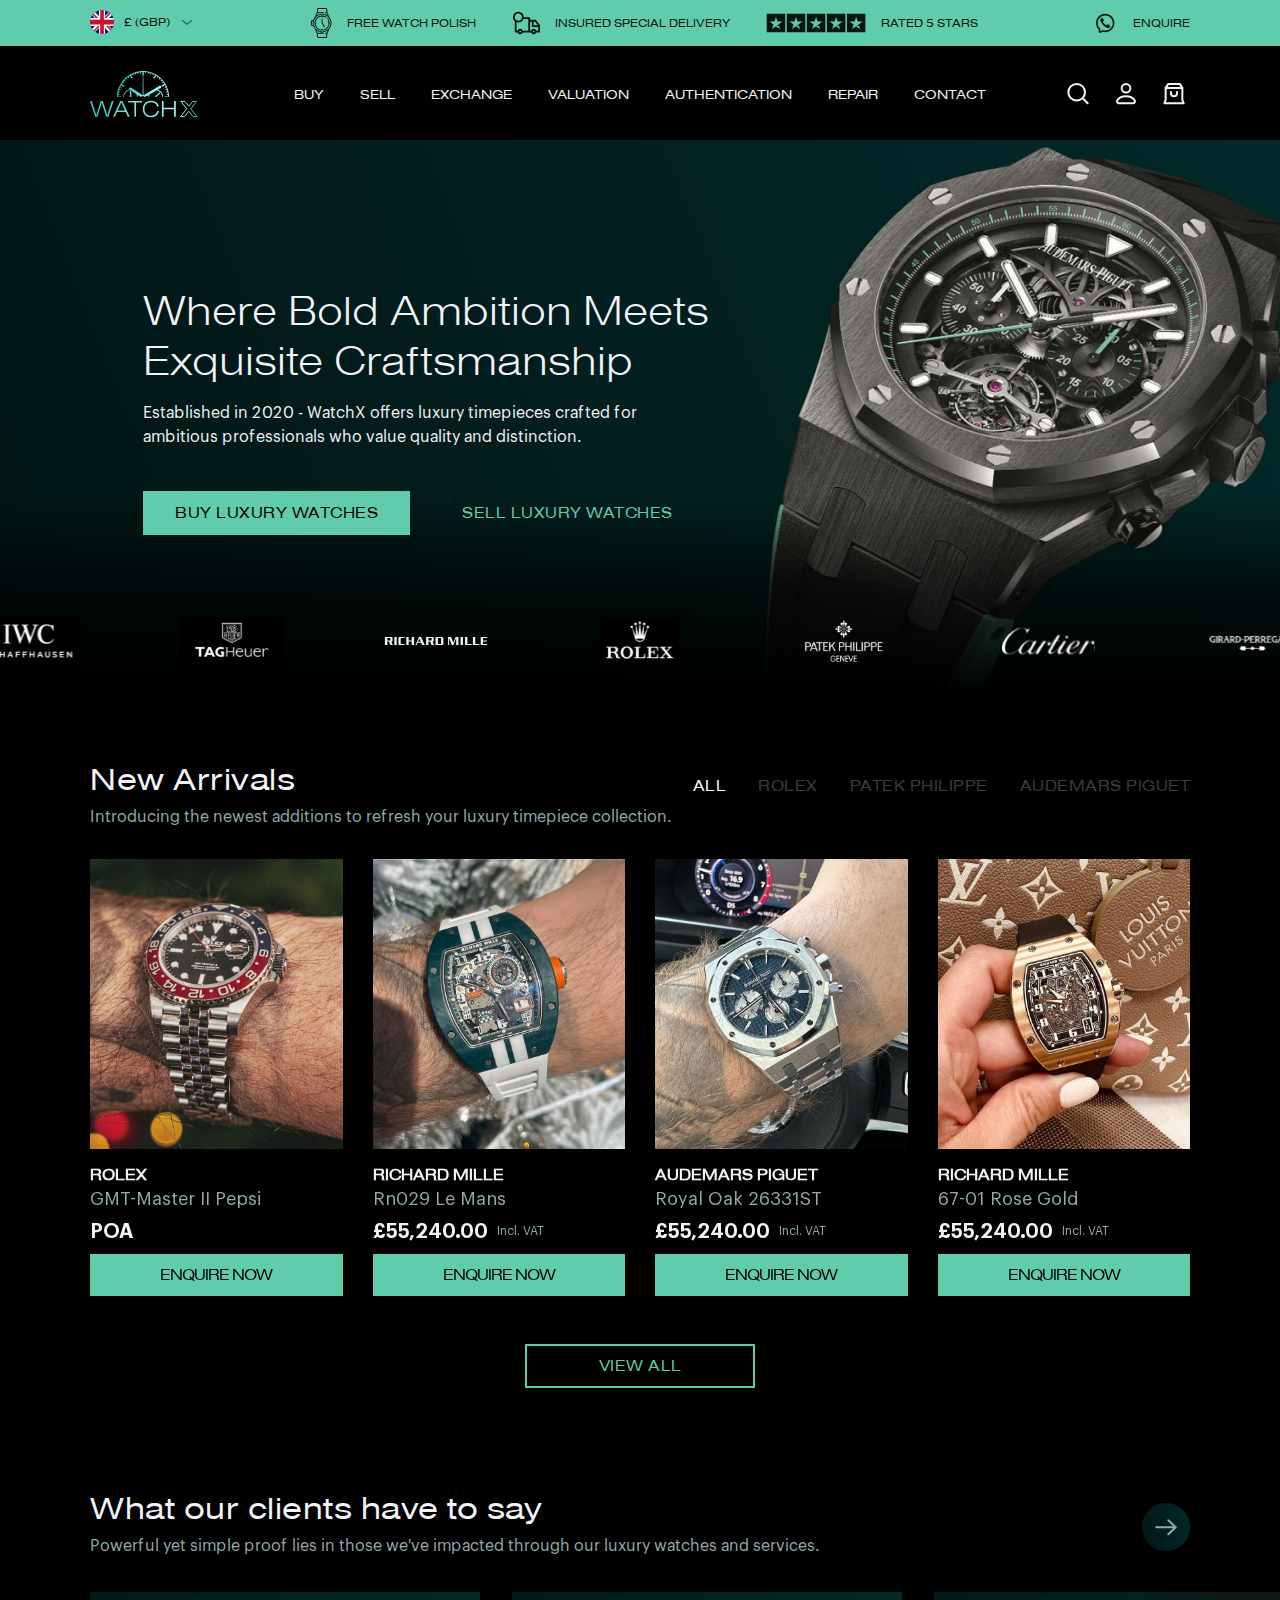
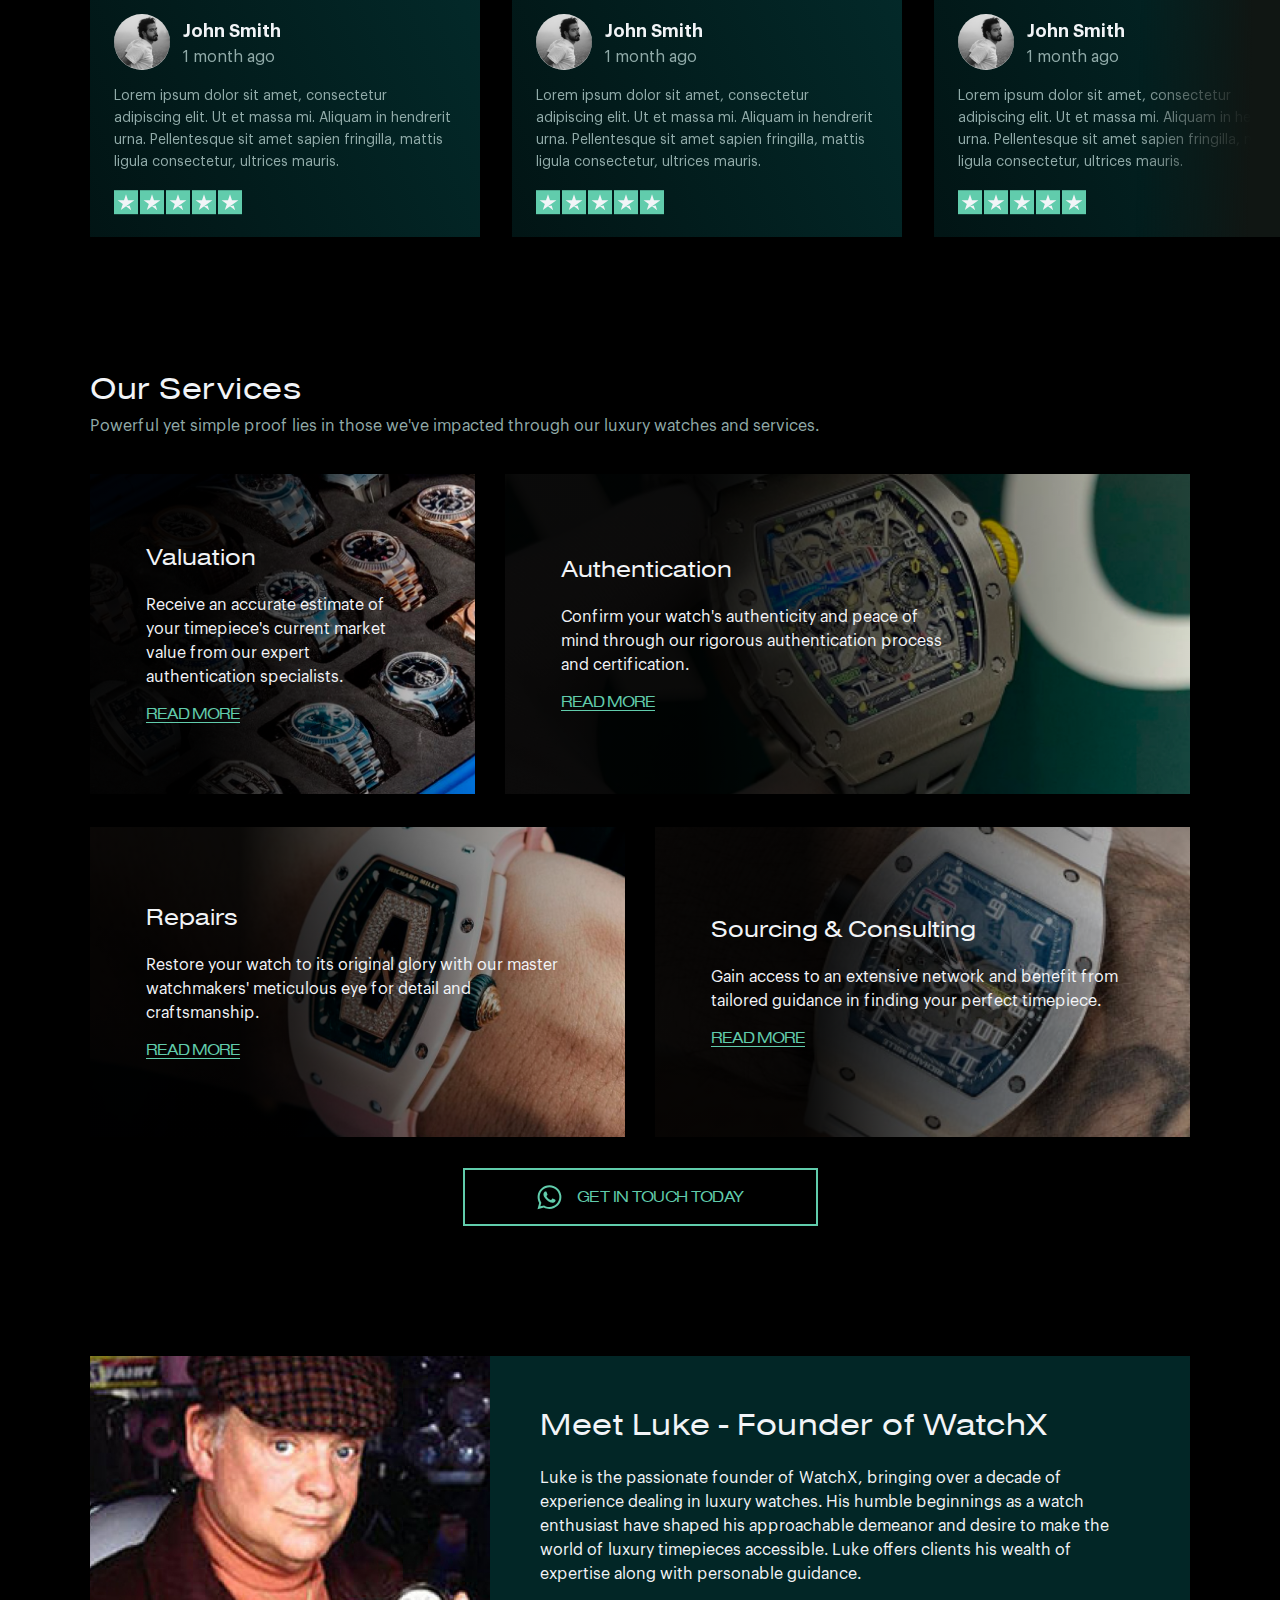
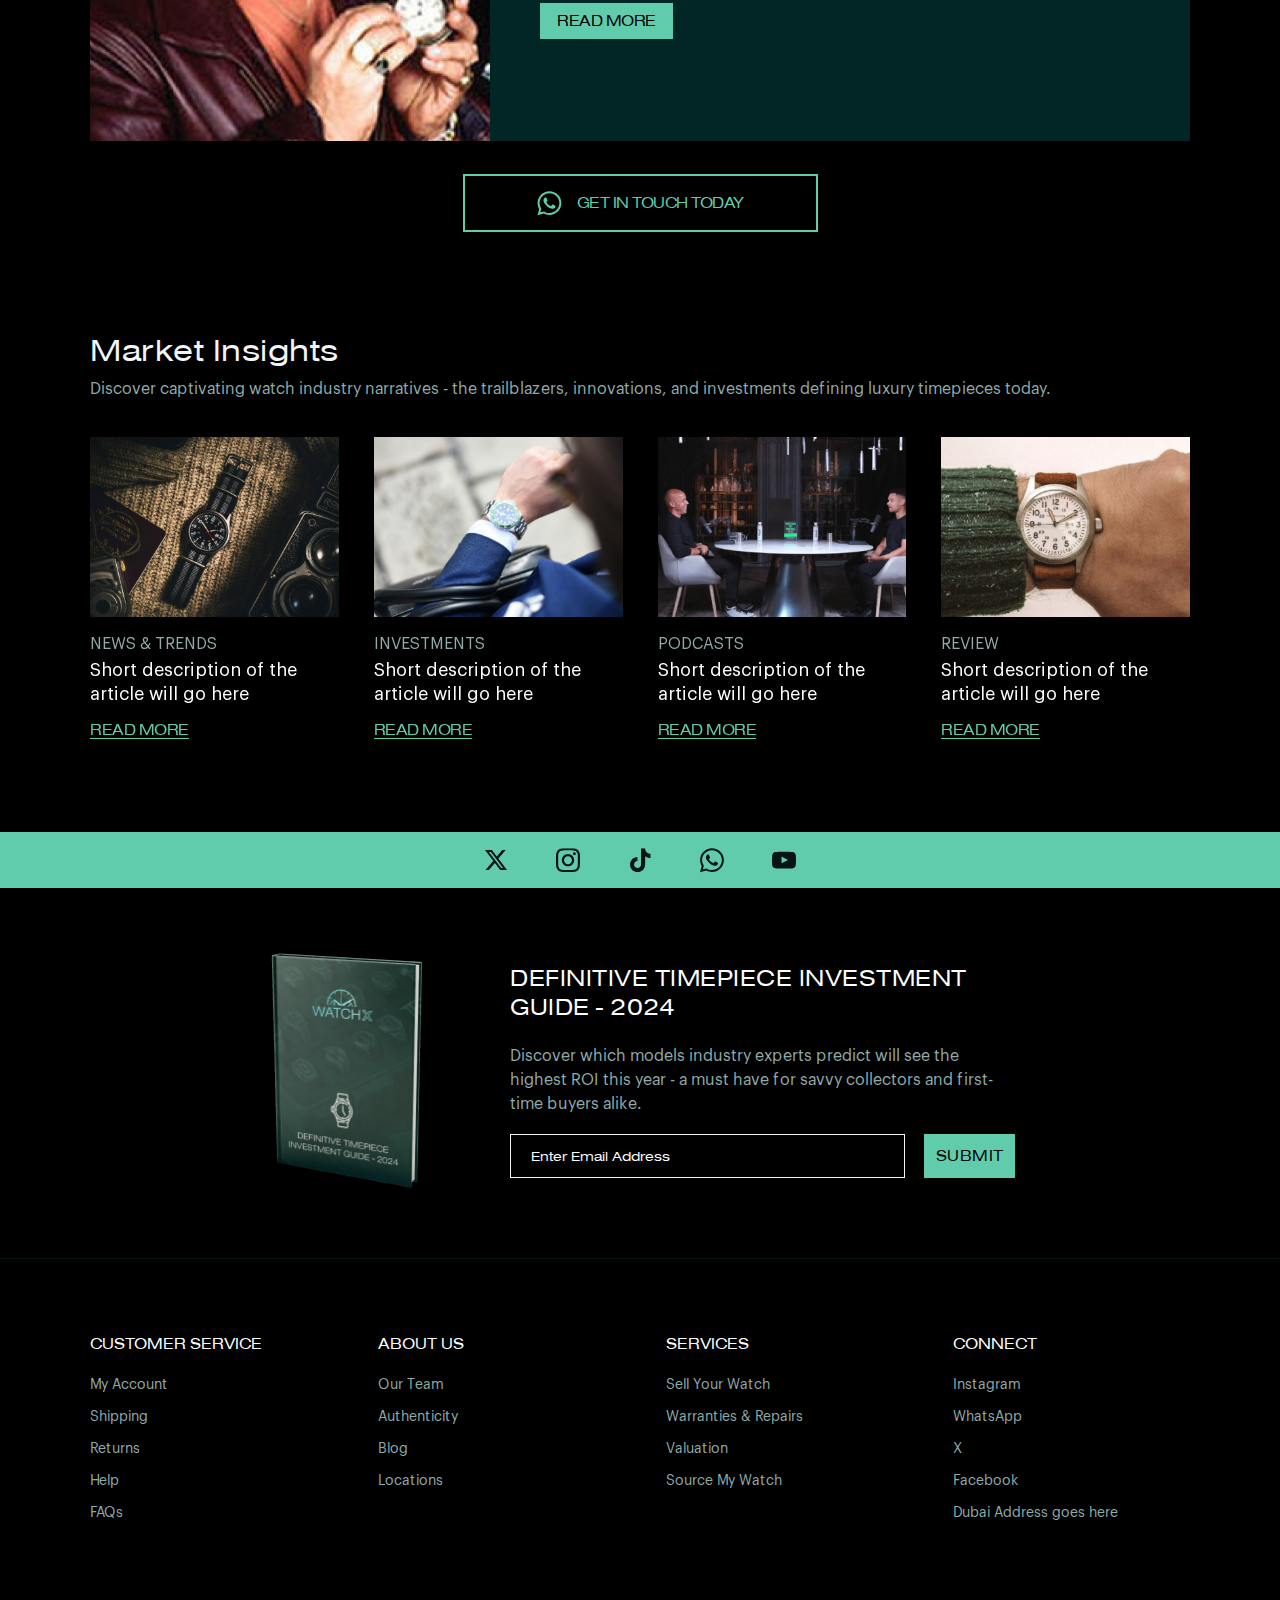
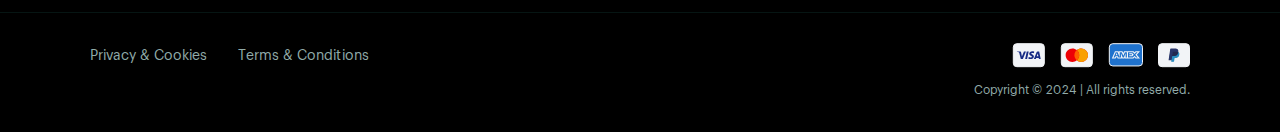
<file: index.html>
<!doctype html>
<html lang="en">
<head>
	<meta charset="UTF-8">
	<meta name="viewport"
				content="width=device-width, user-scalable=no, initial-scale=1.0, maximum-scale=1.0, minimum-scale=1.0">
	<meta http-equiv="X-UA-Compatible" content="ie=edge">
	<title>WatchX</title>

	
	<!-- Main style -->
	<link rel="stylesheet" href="css/normalize.css"/>
	<link rel="stylesheet" href="css/font.css"/>
	<link rel="stylesheet" href="css/jquery.fancybox.min.css"/>
	<link rel="stylesheet" type="text/css" href="css/nice-select.css"/>
	<link rel="stylesheet" type="text/css" href="css/swiper.min.css"/>
	<link rel="stylesheet" type="text/css" href="css/styles.css"/>
	<link rel="stylesheet" type="text/css" href="css/responsive.css"/>
	
</head>
<body>

  <header>
		<div class="top-info-line">
			<div class="content-width">
				<div class="lang-wrap">
					<a href="#"><img src="img/flag-1.svg" alt="">£ (GBP)</a>
					<ul class="lang-list">
						<li><a href="#"><img src="img/flag-1.svg" alt="">£ (GBP)</a></li>
						<li><a href="#"><img src="img/flag-1.svg" alt="">£ (GBP)</a></li>
					</ul>
				</div>
				<div class="top-info">
					<ul>
						<li>
							<a href="#"><img src="img/icon-1-1.svg" alt="">FREE WATCH POLISH</a>
						</li>
						<li>
							<a href="#"><img src="img/icon-1-2.svg" alt="">INSURED SPECIAL DELIVERY</a>
						</li>
						<li>
							<a href="#"><img src="img/icon-1-3.svg" alt="">RATED 5 STARS</a>
						</li>
					</ul>
				</div>
				<div class="tel-wrap">
					<a href="#"><img src="img/icon-2.svg" alt="">ENQUIRE</a>
				</div>
			</div>
		</div>
		<div class="top-line">
			<div class="content-width">
				<div class="open-menu">
					<a href="#">
						<span></span>
						<span></span>
						<span></span>
					</a>
				</div>
				<div class="logo-wrap">
					<a href="index.html">
						<img src="img/logo.svg" alt="">
						<img src="img/logo-mob.svg" alt="" class="mob">
					</a>
				</div>
				<nav class="top-menu">
					<ul>
						<li><a href="#">Buy</a></li>
						<li><a href="#">Sell</a></li>
						<li><a href="#">Exchange</a></li>
						<li><a href="#">Valuation</a></li>
						<li><a href="#">Authentication</a></li>
						<li><a href="#">Repair</a></li>
						<li><a href="#">contact</a></li>
					</ul>
				</nav>
				<div class="icon-wrap">
					<div class="search-wrap">
						<a href="#">
							<img src="img/icon-3-1.svg" alt="">
						</a>
					</div>
					<div class="user-wrap">
						<a href="#">
							<img src="img/icon-3-2.svg" alt="">
						</a>
					</div>
					<div class="cart-wrap">
						<a href="#">
							<img src="img/icon-3-3.svg" alt="">
						</a>
					</div>
				</div>
			</div>
		</div>
  </header>

	<div class="menu-responsive" id="menu-responsive" style="display: none">
		<div class="top">
			<div class="close-menu">
				<a href="#"><img src="img/close-popup.svg" alt=""></a>
			</div>
		</div>
		<div class="wrap">
			<div class="logo-wrap">
				<a href="index.html">
					<img src="img/logo.svg" alt="">
				</a>
			</div>
			<nav class="mob-menu-land">
				<ul>
					<li><a href="#">Buy</a></li>
					<li><a href="#">Sell</a></li>
					<li><a href="#">Exchange</a></li>
					<li><a href="#">Valuation</a></li>
					<li><a href="#">Authentication</a></li>
					<li><a href="#">Repair</a></li>
					<li><a href="#">contact</a></li>
				</ul>

			</nav>
		</div>
	</div>

	<main>

		<section class="home-banner">
			<div class="bg">
				<img src="img/img-1.png" alt="">
			</div>
			<div class="content-width">
				<div class="text-wrap">
					<h1>Where Bold Ambition Meets Exquisite Craftsmanship</h1>
					<p>Established in 2020 - WatchX offers luxury timepieces crafted for ambitious professionals who value quality and distinction. </p>
					<div class="btn-wrap">
						<a href="#" class="btn-default">Buy Luxury Watches</a>
						<a href="#" class="btn-default btn-black">Sell Luxury Watches</a>
					</div>
				</div>
			</div>
			<div class="slider-wrap">
				<div class="swiper logo-slider">
					<div class="swiper-wrapper">
						<div class="swiper-slide">
							<img src="img/logo-1.svg" alt="">
						</div>
						<div class="swiper-slide">
							<img src="img/logo-2.svg" alt="">
						</div>
						<div class="swiper-slide">
							<img src="img/logo-3.svg" alt="">
						</div>
						<div class="swiper-slide">
							<img src="img/logo-4.svg" alt="">
						</div>

						<div class="swiper-slide">
							<img src="img/logo-5.svg" alt="">
						</div>
						<div class="swiper-slide">
							<img src="img/logo-6.svg" alt="">
						</div>
						<div class="swiper-slide">
							<img src="img/logo-7.svg" alt="">
						</div>
					</div>
				</div>
			</div>
		</section>

		<section class="products-tabs">
			<div class="content-width tabs">
				 <div class="title-wrap">
					 <div class="title">
						 <h2 class="title-h2">New Arrivals</h2>
						 <p>Introducing the newest additions to refresh your luxury timepiece collection.</p>
					 </div>

					 <ul class="tabs-menu table-menu-styles">
						 <li>All</li>
						 <li>Rolex</li>
						 <li>Patek Philippe</li>
						 <li>Audemars piguet</li>
					 </ul>
				 </div>



				<div class="content">
					<div class="tab-content">
						<div class="tab-item product-container">
							<div class="swiper product-slider">
								<div class="swiper-wrapper">
									<div class="product-item swiper-slide">
										<figure>
											<a href="#"><img src="img/img-2-1.jpg" alt=""></a>
										</figure>
										<div class="text">
											<h6 class="title">ROLEX</h6>
											<p class="info">GMT-Master II Pepsi</p>
											<p class="cost">POA</p>
											<div class="btn-wrap">
												<a href="#" class="btn-default">Enquire now</a>
											</div>
										</div>
									</div>
									<div class="product-item swiper-slide">
										<figure>
											<a href="#"><img src="img/img-2-2.jpg" alt=""></a>
										</figure>
										<div class="text">
											<h6 class="title">RICHARD MILLE</h6>
											<p class="info">Rn029 Le Mans</p>
											<p class="cost">£55,240.00
												<sup>Incl. VAT</sup></p>
											<div class="btn-wrap">
												<a href="#" class="btn-default">Enquire now</a>
											</div>
										</div>
									</div>
									<div class="product-item swiper-slide">
										<figure>
											<a href="#"><img src="img/img-2-3.jpg" alt=""></a>
										</figure>
										<div class="text">
											<h6 class="title">AUDEMARS PIGUET</h6>
											<p class="info">Royal Oak 26331ST</p>
											<p class="cost">£55,240.00
												<sup>Incl. VAT</sup></p>
											<div class="btn-wrap">
												<a href="#" class="btn-default">Enquire now</a>
											</div>
										</div>
									</div>
									<div class="product-item swiper-slide">
										<figure>
											<a href="#"><img src="img/img-2-4.jpg" alt=""></a>
										</figure>
										<div class="text">
											<h6 class="title">RICHARD MILLE</h6>
											<p class="info">67-01 Rose Gold</p>
											<p class="cost">£55,240.00
												<sup>Incl. VAT</sup></p>
											<div class="btn-wrap">
												<a href="#" class="btn-default">Enquire now</a>
											</div>
										</div>
									</div>
								</div>
							</div>

						</div>
						<div class="tab-item product-container">
							<div class="swiper product-slider">
								<div class="swiper-wrapper">
									<div class="product-item swiper-slide">
										<figure>
											<a href="#"><img src="img/img-2-2.jpg" alt=""></a>
										</figure>
										<div class="text">
											<h6 class="title">RICHARD MILLE</h6>
											<p class="info">Rn029 Le Mans</p>
											<p class="cost">£55,240.00
												<sup>Incl. VAT</sup></p>
											<div class="btn-wrap">
												<a href="#" class="btn-default">Enquire now</a>
											</div>
										</div>
									</div>
									<div class="product-item swiper-slide">
										<figure>
											<a href="#"><img src="img/img-2-3.jpg" alt=""></a>
										</figure>
										<div class="text">
											<h6 class="title">AUDEMARS PIGUET</h6>
											<p class="info">Royal Oak 26331ST</p>
											<p class="cost">£55,240.00
												<sup>Incl. VAT</sup></p>
											<div class="btn-wrap">
												<a href="#" class="btn-default">Enquire now</a>
											</div>
										</div>
									</div>
									<div class="product-item swiper-slide">
										<figure>
											<a href="#"><img src="img/img-2-4.jpg" alt=""></a>
										</figure>
										<div class="text">
											<h6 class="title">RICHARD MILLE</h6>
											<p class="info">67-01 Rose Gold</p>
											<p class="cost">£55,240.00
												<sup>Incl. VAT</sup></p>
											<div class="btn-wrap">
												<a href="#" class="btn-default">Enquire now</a>
											</div>
										</div>
									</div>
									<div class="product-item swiper-slide">
										<figure>
											<a href="#"><img src="img/img-2-1.jpg" alt=""></a>
										</figure>
										<div class="text">
											<h6 class="title">ROLEX</h6>
											<p class="info">GMT-Master II Pepsi</p>
											<p class="cost">POA</p>
											<div class="btn-wrap">
												<a href="#" class="btn-default">Enquire now</a>
											</div>
										</div>
									</div>
								</div>
							</div>

						</div>
						<div class="tab-item product-container">
							<div class="swiper product-slider">
								<div class="swiper-wrapper">
									<div class="product-item swiper-slide">
										<figure>
											<a href="#"><img src="img/img-2-3.jpg" alt=""></a>
										</figure>
										<div class="text">
											<h6 class="title">AUDEMARS PIGUET</h6>
											<p class="info">Royal Oak 26331ST</p>
											<p class="cost">£55,240.00
												<sup>Incl. VAT</sup></p>
											<div class="btn-wrap">
												<a href="#" class="btn-default">Enquire now</a>
											</div>
										</div>
									</div>
									<div class="product-item swiper-slide">
										<figure>
											<a href="#"><img src="img/img-2-4.jpg" alt=""></a>
										</figure>
										<div class="text">
											<h6 class="title">RICHARD MILLE</h6>
											<p class="info">67-01 Rose Gold</p>
											<p class="cost">£55,240.00
												<sup>Incl. VAT</sup></p>
											<div class="btn-wrap">
												<a href="#" class="btn-default">Enquire now</a>
											</div>
										</div>
									</div>
									<div class="product-item swiper-slide">
										<figure>
											<a href="#"><img src="img/img-2-1.jpg" alt=""></a>
										</figure>
										<div class="text">
											<h6 class="title">ROLEX</h6>
											<p class="info">GMT-Master II Pepsi</p>
											<p class="cost">POA</p>
											<div class="btn-wrap">
												<a href="#" class="btn-default">Enquire now</a>
											</div>
										</div>
									</div>
									<div class="product-item swiper-slide">
										<figure>
											<a href="#"><img src="img/img-2-2.jpg" alt=""></a>
										</figure>
										<div class="text">
											<h6 class="title">RICHARD MILLE</h6>
											<p class="info">Rn029 Le Mans</p>
											<p class="cost">£55,240.00
												<sup>Incl. VAT</sup></p>
											<div class="btn-wrap">
												<a href="#" class="btn-default">Enquire now</a>
											</div>
										</div>
									</div>
								</div>
							</div>

						</div>
						<div class="tab-item product-container">
							<div class="swiper product-slider">
								<div class="swiper-wrapper">
									<div class="product-item swiper-slide">
										<figure>
											<a href="#"><img src="img/img-2-4.jpg" alt=""></a>
										</figure>
										<div class="text">
											<h6 class="title">RICHARD MILLE</h6>
											<p class="info">67-01 Rose Gold</p>
											<p class="cost">£55,240.00
												<sup>Incl. VAT</sup></p>
											<div class="btn-wrap">
												<a href="#" class="btn-default">Enquire now</a>
											</div>
										</div>
									</div>
									<div class="product-item swiper-slide">
										<figure>
											<a href="#"><img src="img/img-2-1.jpg" alt=""></a>
										</figure>
										<div class="text">
											<h6 class="title">ROLEX</h6>
											<p class="info">GMT-Master II Pepsi</p>
											<p class="cost">POA</p>
											<div class="btn-wrap">
												<a href="#" class="btn-default">Enquire now</a>
											</div>
										</div>
									</div>
									<div class="product-item swiper-slide">
										<figure>
											<a href="#"><img src="img/img-2-2.jpg" alt=""></a>
										</figure>
										<div class="text">
											<h6 class="title">RICHARD MILLE</h6>
											<p class="info">Rn029 Le Mans</p>
											<p class="cost">£55,240.00
												<sup>Incl. VAT</sup></p>
											<div class="btn-wrap">
												<a href="#" class="btn-default">Enquire now</a>
											</div>
										</div>
									</div>
									<div class="product-item swiper-slide">
										<figure>
											<a href="#"><img src="img/img-2-3.jpg" alt=""></a>
										</figure>
										<div class="text">
											<h6 class="title">AUDEMARS PIGUET</h6>
											<p class="info">Royal Oak 26331ST</p>
											<p class="cost">£55,240.00
												<sup>Incl. VAT</sup></p>
											<div class="btn-wrap">
												<a href="#" class="btn-default">Enquire now</a>
											</div>
										</div>
									</div>
								</div>
							</div>

						</div>
					</div>
					<div class="btn-wrap-all">
						<a href="#" class="btn-default btn-border">View all</a>
					</div>
				</div>
			</div>
		</section>

		<section class="testimonials">
			<div class="content-width">
				<div class="title-wrap">
					<div class="title">
						<h2 class="title-h2">What our clients have to say</h2>
						<p>Powerful yet simple proof lies in those we've impacted through our luxury watches and services.</p>
					</div>
					<div class="nav-wrap">
						<div class="swiper-button-prev testimonials-prev"><img src="img/icon-5.svg" alt=""></div>
						<div class="swiper-button-next testimonials-next"><img src="img/icon-5.svg" alt=""></div>

					</div>
				</div>

			</div>

			<div class="content-width-slider">
				<div class="content-width ">
					<div class="swiper testimonials-slider">
						<div class="swiper-wrapper">
							<div class="swiper-slide">
								<div class="user-wrap">
									<figure>
										<img src="img/img-3.jpg" alt="">
									</figure>
									<div class="text">
										<p class="name">John Smith</p>
										<p>1 month ago</p>
									</div>
								</div>
								<div class="wrap">
									<p>Lorem ipsum dolor sit amet, consectetur adipiscing elit. Ut et massa mi. Aliquam in hendrerit urna. Pellentesque sit amet sapien fringilla, mattis ligula consectetur, ultrices mauris. </p>
								</div>
								<div class="stars-wrap">
									<img src="img/icon-4.svg" alt="">
								</div>
							</div>
							<div class="swiper-slide">
								<div class="user-wrap">
									<figure>
										<img src="img/img-3.jpg" alt="">
									</figure>
									<div class="text">
										<p class="name">John Smith</p>
										<p>1 month ago</p>
									</div>
								</div>
								<div class="wrap">
									<p>Lorem ipsum dolor sit amet, consectetur adipiscing elit. Ut et massa mi. Aliquam in hendrerit urna. Pellentesque sit amet sapien fringilla, mattis ligula consectetur, ultrices mauris. </p>
								</div>
								<div class="stars-wrap">
									<img src="img/icon-4.svg" alt="">
								</div>
							</div>
							<div class="swiper-slide">
								<div class="user-wrap">
									<figure>
										<img src="img/img-3.jpg" alt="">
									</figure>
									<div class="text">
										<p class="name">John Smith</p>
										<p>1 month ago</p>
									</div>
								</div>
								<div class="wrap">
									<p>Lorem ipsum dolor sit amet, consectetur adipiscing elit. Ut et massa mi. Aliquam in hendrerit urna. Pellentesque sit amet sapien fringilla, mattis ligula consectetur, ultrices mauris. </p>
								</div>
								<div class="stars-wrap">
									<img src="img/icon-4.svg" alt="">
								</div>
							</div>
							<div class="swiper-slide">
								<div class="user-wrap">
									<figure>
										<img src="img/img-3.jpg" alt="">
									</figure>
									<div class="text">
										<p class="name">John Smith</p>
										<p>1 month ago</p>
									</div>
								</div>
								<div class="wrap">
									<p>Lorem ipsum dolor sit amet, consectetur adipiscing elit. Ut et massa mi. Aliquam in hendrerit urna. Pellentesque sit amet sapien fringilla, mattis ligula consectetur, ultrices mauris. </p>
								</div>
								<div class="stars-wrap">
									<img src="img/icon-4.svg" alt="">
								</div>
							</div>
							<div class="swiper-slide">
								<div class="user-wrap">
									<figure>
										<img src="img/img-3.jpg" alt="">
									</figure>
									<div class="text">
										<p class="name">John Smith</p>
										<p>1 month ago</p>
									</div>
								</div>
								<div class="wrap">
									<p>Lorem ipsum dolor sit amet, consectetur adipiscing elit. Ut et massa mi. Aliquam in hendrerit urna. Pellentesque sit amet sapien fringilla, mattis ligula consectetur, ultrices mauris. </p>
								</div>
								<div class="stars-wrap">
									<img src="img/icon-4.svg" alt="">
								</div>
							</div>
							<div class="swiper-slide">
								<div class="user-wrap">
									<figure>
										<img src="img/img-3.jpg" alt="">
									</figure>
									<div class="text">
										<p class="name">John Smith</p>
										<p>1 month ago</p>
									</div>
								</div>
								<div class="wrap">
									<p>Lorem ipsum dolor sit amet, consectetur adipiscing elit. Ut et massa mi. Aliquam in hendrerit urna. Pellentesque sit amet sapien fringilla, mattis ligula consectetur, ultrices mauris. </p>
								</div>
								<div class="stars-wrap">
									<img src="img/icon-4.svg" alt="">
								</div>
							</div>
							<div class="swiper-slide">
								<div class="user-wrap">
									<figure>
										<img src="img/img-3.jpg" alt="">
									</figure>
									<div class="text">
										<p class="name">John Smith</p>
										<p>1 month ago</p>
									</div>
								</div>
								<div class="wrap">
									<p>Lorem ipsum dolor sit amet, consectetur adipiscing elit. Ut et massa mi. Aliquam in hendrerit urna. Pellentesque sit amet sapien fringilla, mattis ligula consectetur, ultrices mauris. </p>
								</div>
								<div class="stars-wrap">
									<img src="img/icon-4.svg" alt="">
								</div>
							</div>
						</div>

					</div>
				</div>
			</div>

		</section>

		<section class="service-block">
			<div class="content-width">
				<div class="title-wrap">
					<h2 class="title-h2">Our Services</h2>
					<p>Powerful yet simple proof lies in those we've impacted through our luxury watches and services.</p>
				</div>
				<div class="content">
					<div class="item item-1-3">
						<div class="bg">
							<img src="img/bg-1.png" alt="">
						</div>
						<div class="wrap">
							<p class="title">Valuation</p>
							<p>Receive an accurate estimate of your timepiece's current market value from our expert authentication specialists.</p>
							<div class="link-wrap">
								<a href="#">Read more</a>
							</div>
						</div>
					</div>
					<div class="item item-2-3">
						<div class="bg">
							<img src="img/bg-2.png" alt="">
						</div>
						<div class="wrap">
							<p class="title">Authentication</p>
							<p>Confirm your watch's authenticity and peace of mind through our rigorous authentication process and certification.</p>
							<div class="link-wrap">
								<a href="#">Read more</a>
							</div>
						</div>
					</div>
					<div class="item item-1-2">
						<div class="bg">
							<img src="img/bg-3.png" alt="">
						</div>
						<div class="wrap">
							<p class="title">Repairs</p>
							<p>Restore your watch to its original glory with our master watchmakers' meticulous eye for detail and craftsmanship.</p>
							<div class="link-wrap">
								<a href="#">Read more</a>
							</div>
						</div>
					</div>
					<div class="item item-1-2">
						<div class="bg">
							<img src="img/bg-4.jpg" alt="">
						</div>
						<div class="wrap">
							<p class="title">Sourcing & Consulting</p>
							<p>Gain access to an extensive network and benefit from tailored guidance in finding your perfect timepiece.</p>
							<div class="link-wrap">
								<a href="#">Read more</a>
							</div>
						</div>
					</div>
				</div>

				<div class="btn-wrap">
					<a href="#" class="btn-default btn-border btn-big"><img src="img/icon-6.svg" alt="">GET IN TOUCH TODAY</a>
				</div>
			</div>
		</section>

		<section class="img-text">
			<div class="content-width">
				<div class="content">
					<figure>
						<img src="img/img-4.jpg" alt="">
					</figure>
					<div class="text">
						<h2 class="title-h2">Meet Luke - Founder of WatchX</h2>
						<p>Luke is the passionate founder of WatchX, bringing over a decade of experience dealing in luxury watches. His humble beginnings as a watch enthusiast have shaped his approachable demeanor and desire to make the world of luxury timepieces accessible. Luke offers clients his wealth of expertise along with personable guidance.</p>
						<div class="btn-wrap">
							<a href="#" class="btn-default">READ MORE</a>
						</div>
					</div>
				</div>
				<div class="btn-wrap-full">
					<a href="#" class="btn-default btn-border btn-big"><img src="img/icon-6.svg" alt="">GET IN TOUCH TODAY</a>
				</div>
			</div>
		</section>

		<section class="item-4x">
			<div class="content-width">
				<div class="title-wrap">
					<h2 class="title-h2">Market Insights</h2>
					<p>Discover captivating watch industry narratives - the trailblazers, innovations, and investments defining luxury timepieces today.</p>
				</div>
				<div class="swiper market-slider">
					<div class="swiper-wrapper">
						<div class="swiper-slide">
						<figure>
							<a href="#">
								<img src="img/img-5-1.jpg" alt="">
							</a>
						</figure>
						<div class="text">
							<p class="label">NEWS & TRENDS</p>
							<p class="title">Short description of the article will go here</p>
							<div class="link-wrap">
								<a href="#">Read more</a>
							</div>
						</div>
					</div>
						<div class="swiper-slide">
						<figure>
							<a href="#">
								<img src="img/img-5-2.jpg" alt="">
							</a>
						</figure>
						<div class="text">
							<p class="label">INVESTMENTS</p>
							<p class="title">Short description of the article will go here</p>
							<div class="link-wrap">
								<a href="#">Read more</a>
							</div>
						</div>
					</div>
						<div class="swiper-slide">
						<figure>
							<a href="#">
								<img src="img/img-5-3.jpg" alt="">
							</a>
						</figure>
						<div class="text">
							<p class="label">podcastS</p>
							<p class="title">Short description of the article will go here</p>
							<div class="link-wrap">
								<a href="#">Read more</a>
							</div>
						</div>
					</div>
						<div class="swiper-slide">
						<figure>
							<a href="#">
								<img src="img/img-5-4.jpg" alt="">
							</a>
						</figure>
						<div class="text">
							<p class="label">REVIEW</p>
							<p class="title">Short description of the article will go here</p>
							<div class="link-wrap">
								<a href="#">Read more</a>
							</div>
						</div>
					</div>
					</div>
				</div>
			</div>
		</section>
		
		<section class="soc-block">
			<div class="content-width">
				<ul>
					<li><a href="#"><img src="img/icon-7-1.svg" alt=""></a></li>
					<li><a href="#"><img src="img/icon-7-2.svg" alt=""></a></li>
					<li><a href="#"><img src="img/icon-7-3.svg" alt=""></a></li>
					<li><a href="#"><img src="img/icon-7-4.svg" alt=""></a></li>
					<li><a href="#"><img src="img/icon-7-5.svg" alt=""></a></li>
				</ul>
			</div>
		</section>

		<section class="download-block">
			<div class="content-width">
				<div class="content">
					<figure>
						<img src="img/img-6.png" alt="">
					</figure>
					<div class="text">
						<h2 class="title-h3">Definitive Timepiece Investment Guide - 2024</h2>
						<p>Discover which models industry experts predict will see the highest ROI this year - a must have for savvy collectors and first-time buyers alike.</p>
						<form action="#">
							<div class="form-wrap">
								<div class="input-wrap">
									<label for="email"></label>
									<input type="email" id="email" name="email" placeholder="Enter Email Address">
								</div>
								<button type="submit" class="btn-default">SUBMIT</button>
							</div>
						</form>

					</div>
				</div>
			</div>
		</section>

	</main>

  <footer>
    <div class="content-width">
			<div class="content">
				<div class="item item-1">
					<ul>
						<li><h6><a href="#">Customer service</a></h6></li>
						<li><a href="#">My Account</a></li>
						<li><a href="#">Shipping</a></li>
						<li><a href="#">Returns</a></li>
						<li><a href="#">Help</a></li>
						<li><a href="#">FAQs</a></li>
					</ul>
				</div>
				<div class="item item-2">
					<ul>
						<li><h6><a href="#">About us</a></h6></li>
						<li><a href="#">Our Team</a></li>
						<li><a href="#">Authenticity</a></li>
						<li><a href="#">Blog</a></li>
						<li><a href="#">Locations</a></li>
					</ul>
				</div>
				<div class="item item-3">
					<ul>
						<li><h6><a href="#">Services</a></h6></li>
						<li><a href="#">Sell Your Watch</a></li>
						<li><a href="#">Warranties & Repairs</a></li>
						<li><a href="#">Valuation</a></li>
						<li><a href="#">Source My Watch</a></li>
					</ul>
				</div>
				<div class="item item-4">
					<ul>
						<li><h6><a href="#">Connect</a></h6></li>
						<li><a href="#">Instagram</a></li>
						<li><a href="#">WhatsApp</a></li>
						<li><a href="#">X</a></li>
						<li><a href="#">Facebook</a></li>
						<li><a href="#">Dubai Address goes here</a></li>
					</ul>
				</div>
			</div>
    </div>
		<div class="bottom">
			<div class="content-width">
				<ul class="menu">
					<li><a href="#">Privacy & Cookies</a></li>
					<li><a href="#">Terms & Conditions</a></li>
				</ul>
				<div class="cart-wrap">
					<ul class="list">
						<li><a href="#"><img src="img/icon-8-1.svg" alt=""></a></li>
						<li><a href="#"><img src="img/icon-8-2.svg" alt=""></a></li>
						<li><a href="#"><img src="img/icon-8-3.svg" alt=""></a></li>
						<li><a href="#"><img src="img/icon-8-4.svg" alt=""></a></li>
					</ul>
					<p>Copyright ©  2024 | All rights reserved.</p>
				</div>
			</div>
		</div>
  </footer>







  <script src="js/jquery.min.js"></script>
	<script src="js/swiper.js"></script>
	<script src="js/jquery.fancybox.min.js"></script>
	<script src="js/jquery.nice-select.min.js"></script>
	<script src="js/jquery.sticky.js"></script>
	<script src="js/script.js"></script>
</body>
</html>
</file>
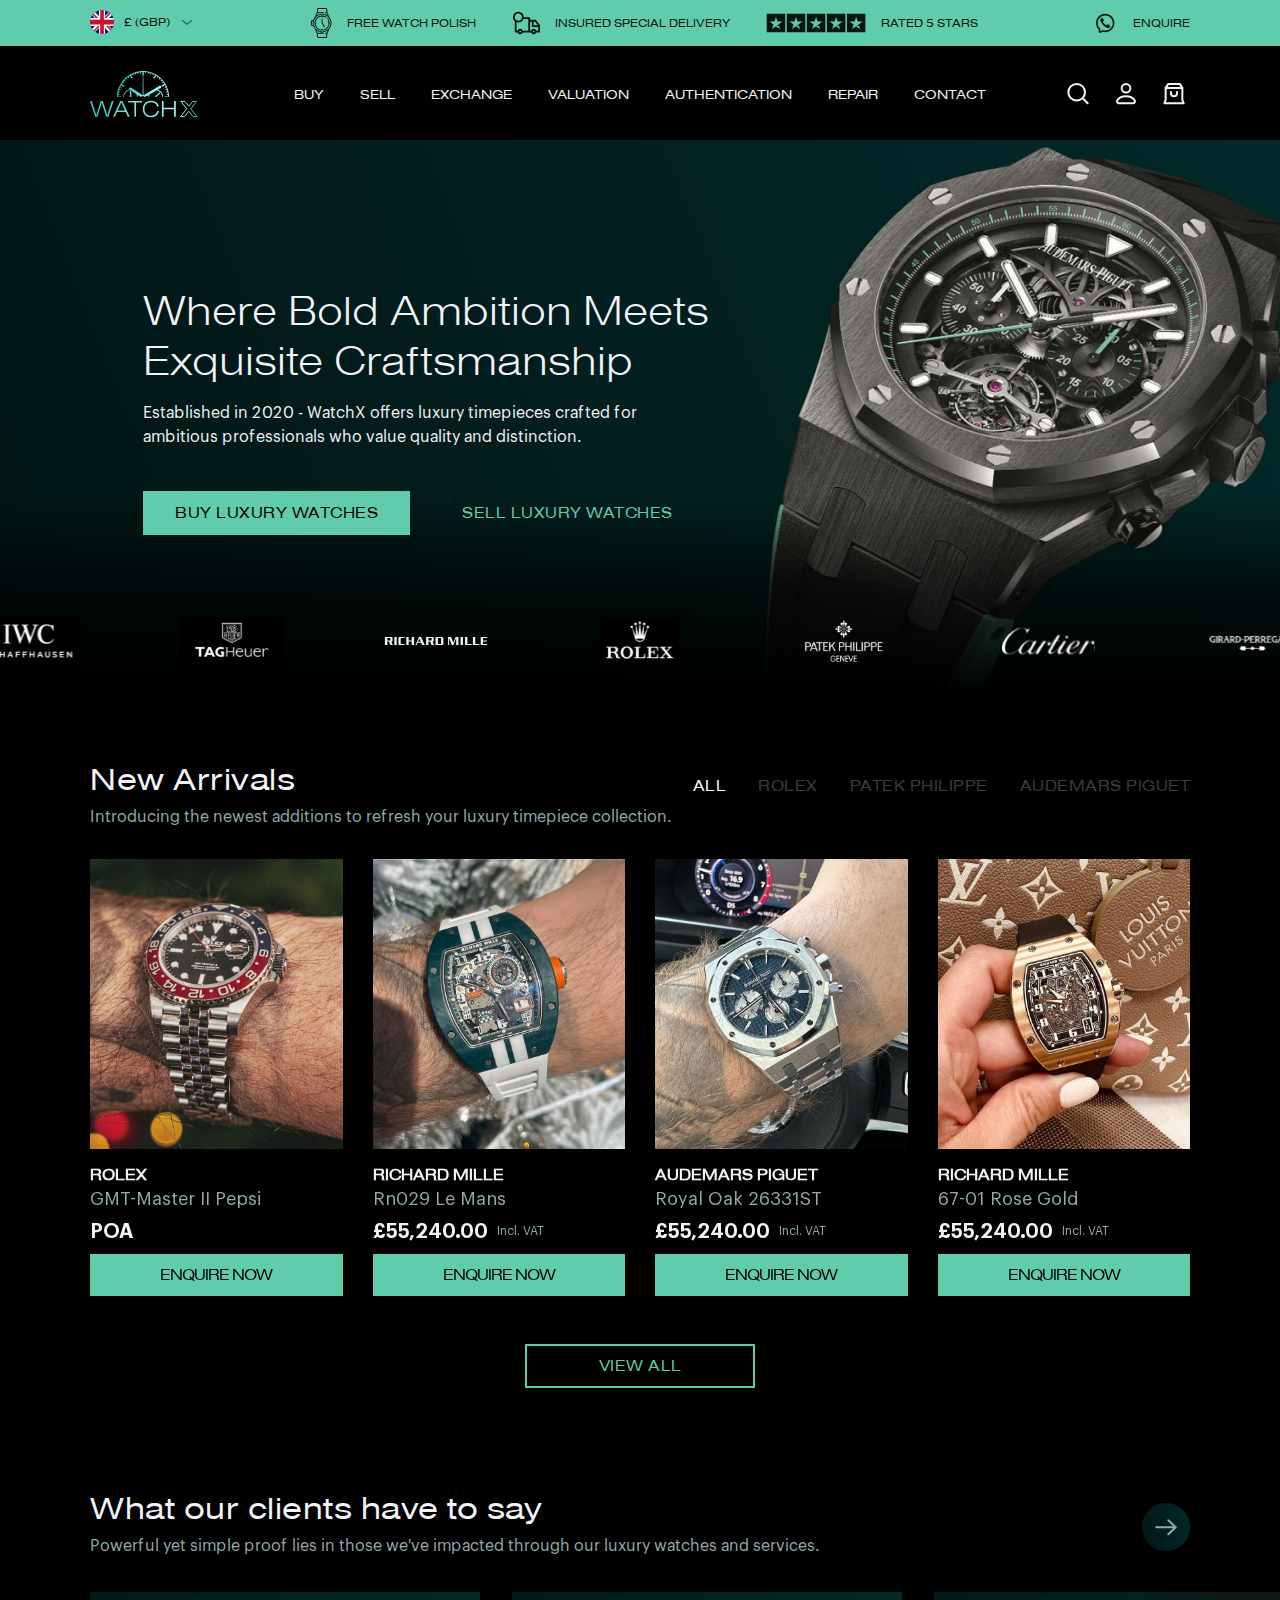
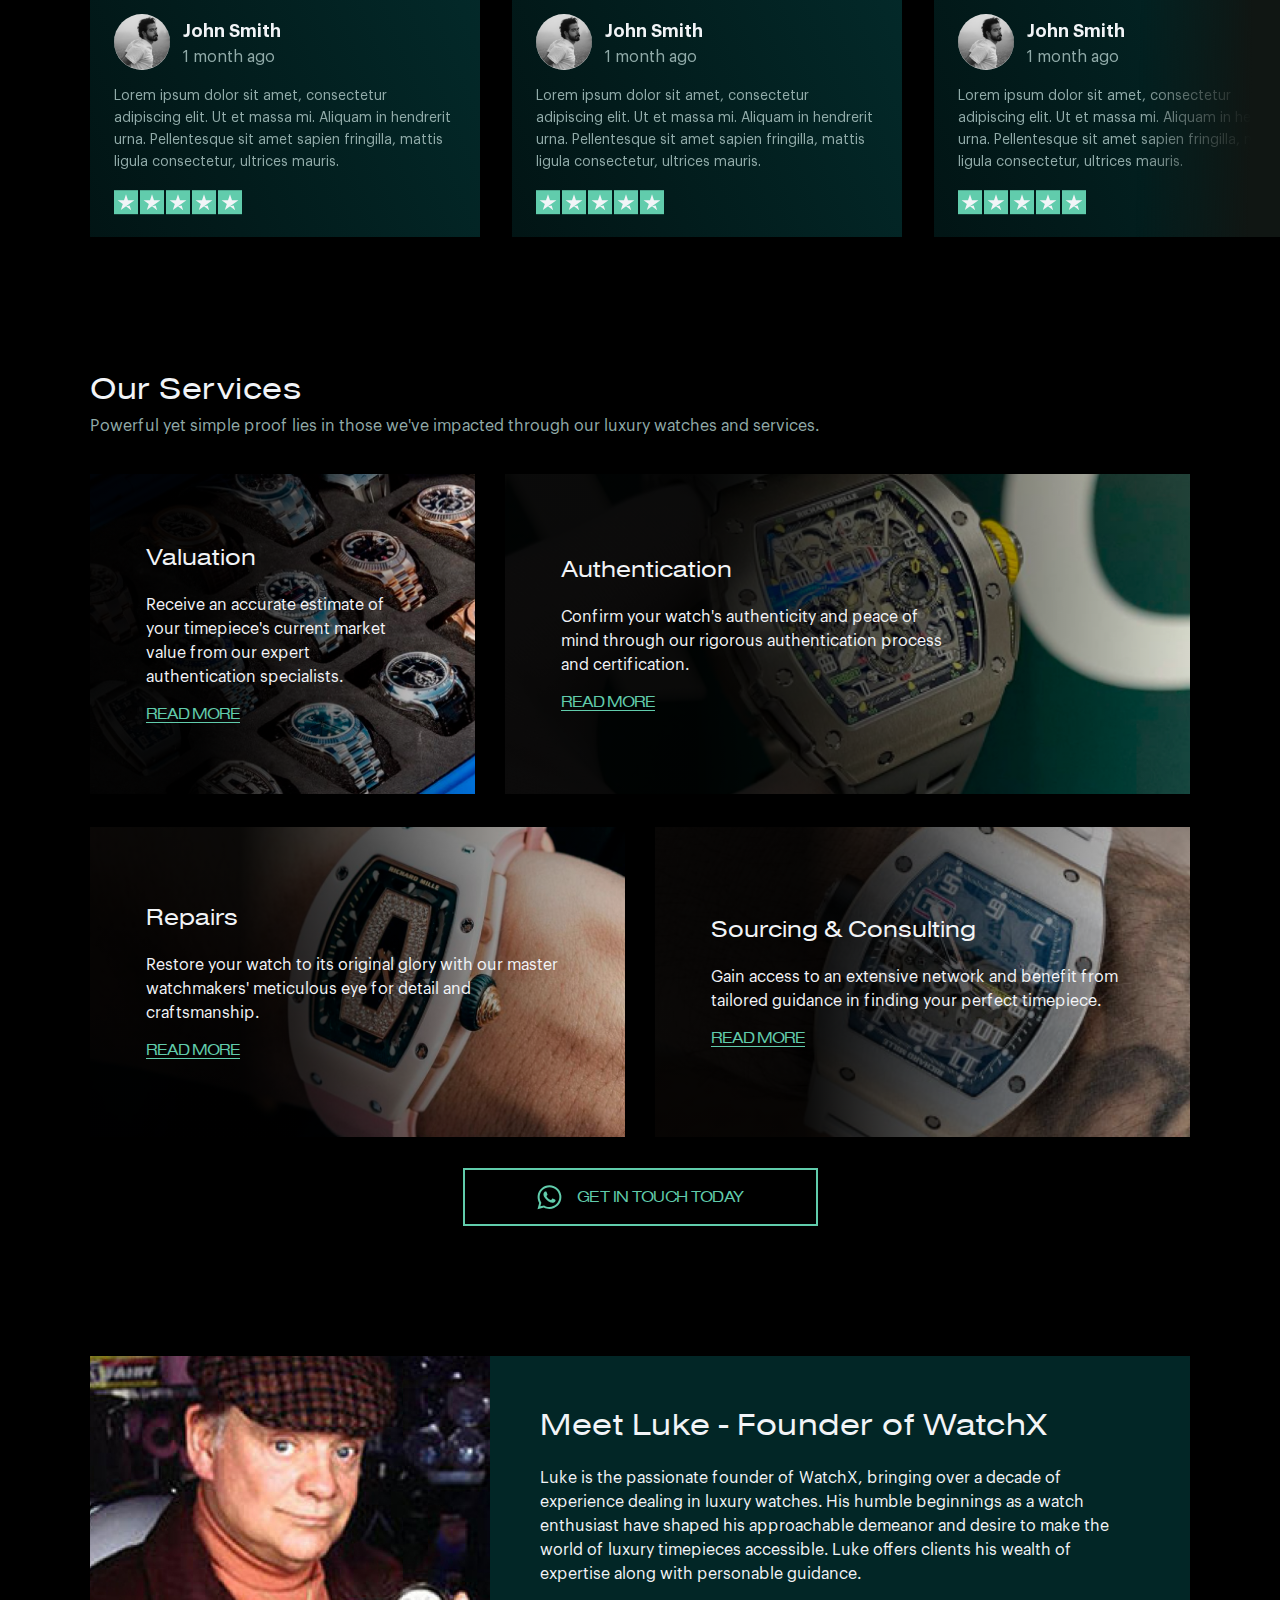
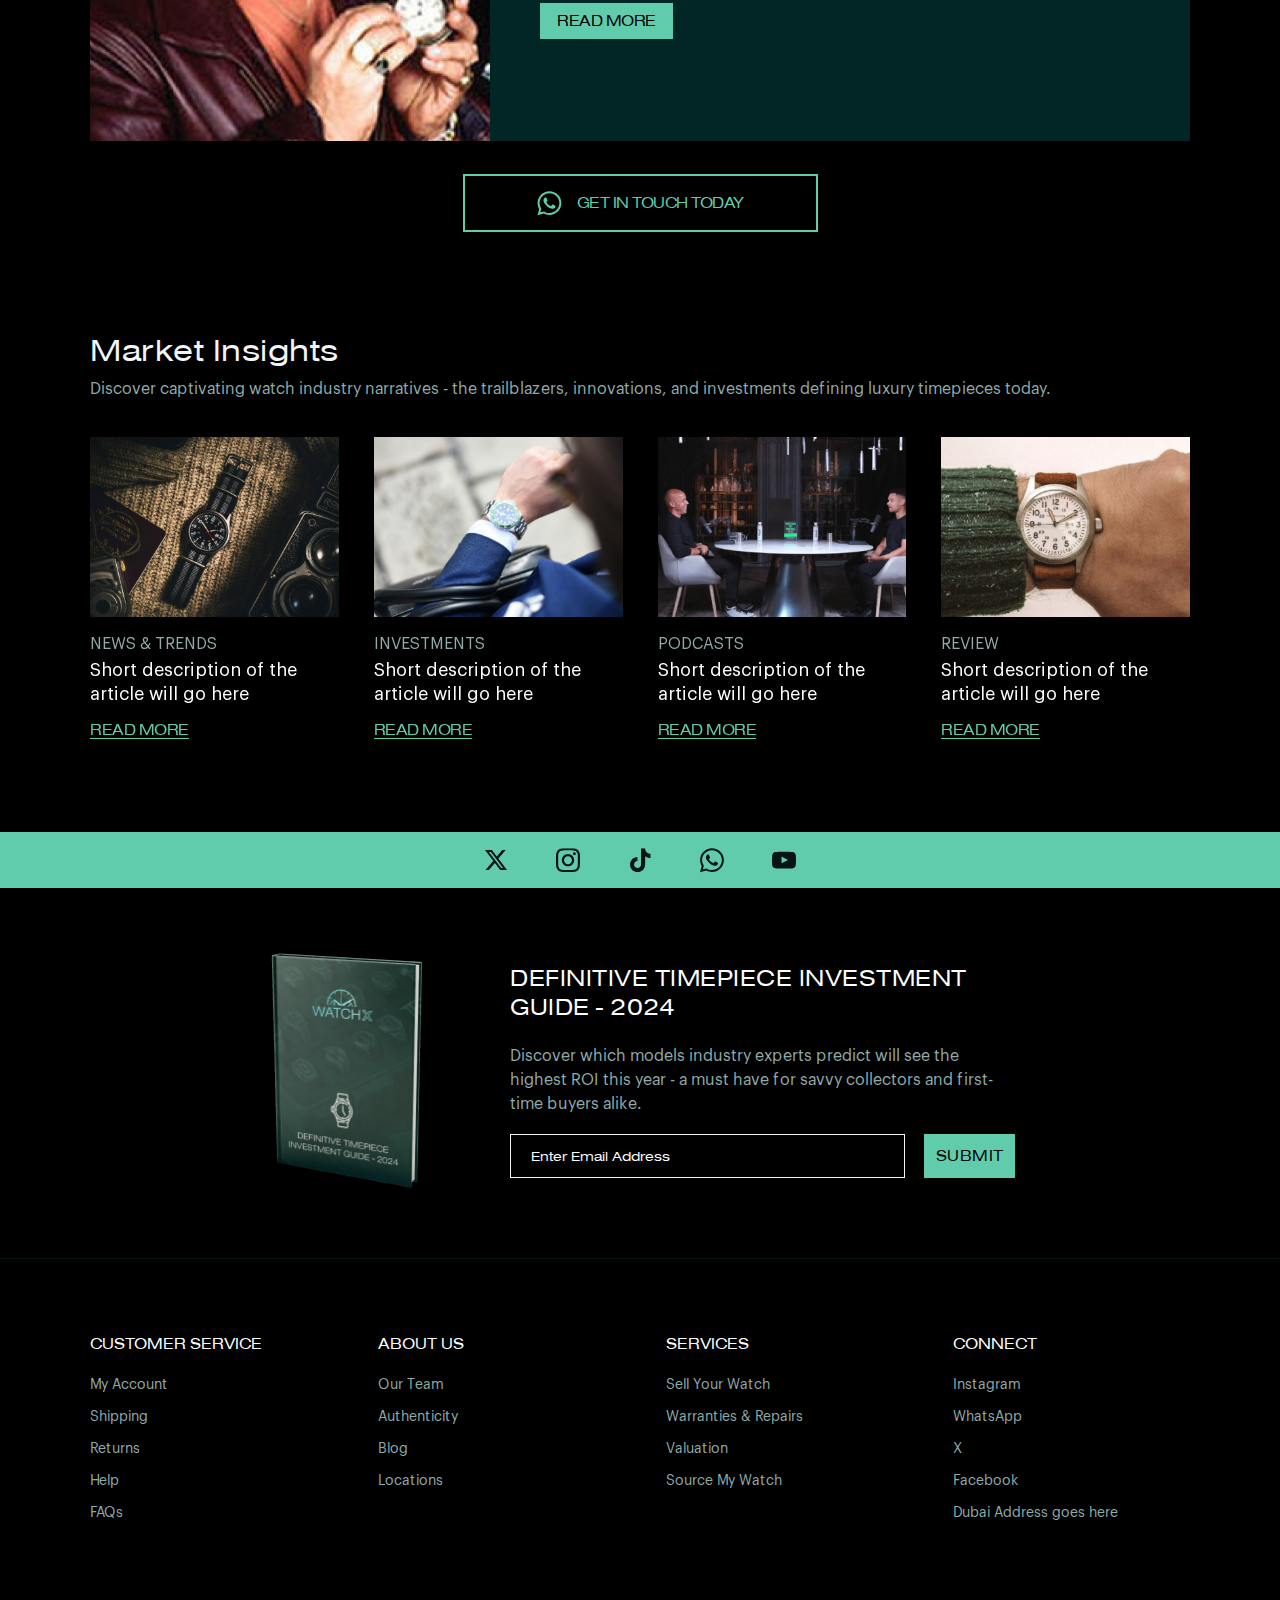
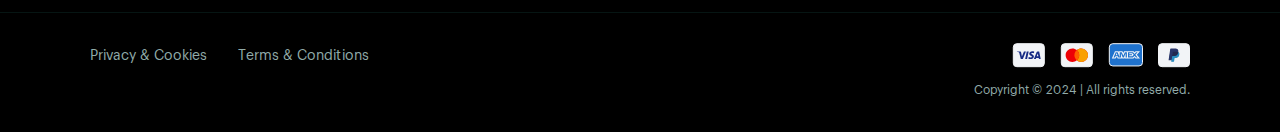
<file: html/index.html>
<!doctype html>
<html lang="en">
<head>
	<meta charset="UTF-8">
	<meta name="viewport"
				content="width=device-width, user-scalable=no, initial-scale=1.0, maximum-scale=1.0, minimum-scale=1.0">
	<meta http-equiv="X-UA-Compatible" content="ie=edge">
	<title>WatchX</title>

	
	<!-- Main style -->
	<link rel="stylesheet" href="css/normalize.css"/>
	<link rel="stylesheet" href="css/font.css"/>
	<link rel="stylesheet" href="css/jquery.fancybox.min.css"/>
	<link rel="stylesheet" type="text/css" href="css/nice-select.css"/>
	<link rel="stylesheet" type="text/css" href="css/swiper.min.css"/>
	<link rel="stylesheet" type="text/css" href="css/styles.css"/>
	<link rel="stylesheet" type="text/css" href="css/responsive.css"/>
	
</head>
<body>

  <header>
		<div class="top-info-line">
			<div class="content-width">
				<div class="lang-wrap">
					<a href="#"><img src="img/flag-1.svg" alt="">£ (GBP)</a>
					<ul class="lang-list">
						<li><a href="#"><img src="img/flag-1.svg" alt="">£ (GBP)</a></li>
						<li><a href="#"><img src="img/flag-1.svg" alt="">£ (GBP)</a></li>
					</ul>
				</div>
				<div class="top-info">
					<ul>
						<li>
							<a href="#"><img src="img/icon-1-1.svg" alt="">FREE WATCH POLISH</a>
						</li>
						<li>
							<a href="#"><img src="img/icon-1-2.svg" alt="">INSURED SPECIAL DELIVERY</a>
						</li>
						<li>
							<a href="#"><img src="img/icon-1-3.svg" alt="">RATED 5 STARS</a>
						</li>
					</ul>
				</div>
				<div class="tel-wrap">
					<a href="#"><img src="img/icon-2.svg" alt="">ENQUIRE</a>
				</div>
			</div>
		</div>
		<div class="top-line">
			<div class="content-width">
				<div class="open-menu">
					<a href="#">
						<span></span>
						<span></span>
						<span></span>
					</a>
				</div>
				<div class="logo-wrap">
					<a href="index.html">
						<img src="img/logo.svg" alt="">
						<img src="img/logo-mob.svg" alt="" class="mob">
					</a>
				</div>
				<nav class="top-menu">
					<ul>
						<li><a href="#">Buy</a></li>
						<li><a href="#">Sell</a></li>
						<li><a href="#">Exchange</a></li>
						<li><a href="#">Valuation</a></li>
						<li><a href="#">Authentication</a></li>
						<li><a href="#">Repair</a></li>
						<li><a href="#">contact</a></li>
					</ul>
				</nav>
				<div class="icon-wrap">
					<div class="search-wrap">
						<a href="#">
							<img src="img/icon-3-1.svg" alt="">
						</a>
					</div>
					<div class="user-wrap">
						<a href="#">
							<img src="img/icon-3-2.svg" alt="">
						</a>
					</div>
					<div class="cart-wrap">
						<a href="#">
							<img src="img/icon-3-3.svg" alt="">
						</a>
					</div>
				</div>
			</div>
		</div>
		<div class="search-block">
			<div class="content-width">
				<form action="#">
					<div class="wrap">
						<label for="search-block"></label>
						<input type="search" name="search-block" id="search-block" placeholder="Search">
						<button class="btn" type="submit"><img src="img/icon-3-1.svg" alt=""></button>
					</div>
				</form>
			</div>
		</div>
  </header>

	<div class="menu-responsive" id="menu-responsive" style="display: none">
		<div class="top">
			<div class="close-menu">
				<a href="#"><img src="img/close-popup.svg" alt=""></a>
			</div>
		</div>
		<div class="wrap">
			<div class="logo-wrap">
				<a href="index.html">
					<img src="img/logo.svg" alt="">
				</a>
			</div>
			<nav class="mob-menu-land">
				<ul>
					<li><a href="#">Buy</a></li>
					<li><a href="#">Sell</a></li>
					<li><a href="#">Exchange</a></li>
					<li><a href="#">Valuation</a></li>
					<li><a href="#">Authentication</a></li>
					<li><a href="#">Repair</a></li>
					<li><a href="#">contact</a></li>
				</ul>

			</nav>
		</div>
	</div>

	<main>

		<section class="home-banner">
			<div class="bg">
				<img src="img/img-1.png" alt="">
			</div>
			<div class="content-width">
				<div class="text-wrap">
					<h1>Where Bold Ambition Meets Exquisite Craftsmanship</h1>
					<p>Established in 2020 - WatchX offers luxury timepieces crafted for ambitious professionals who value quality and distinction. </p>
					<div class="btn-wrap">
						<a href="#" class="btn-default">Buy Luxury Watches</a>
						<a href="#" class="btn-default btn-black">Sell Luxury Watches</a>
					</div>
				</div>
			</div>
			<div class="slider-wrap">
				<div class="swiper logo-slider">
					<div class="swiper-wrapper">
						<div class="swiper-slide">
							<img src="img/logo-1.svg" alt="">
						</div>
						<div class="swiper-slide">
							<img src="img/logo-2.svg" alt="">
						</div>
						<div class="swiper-slide">
							<img src="img/logo-3.svg" alt="">
						</div>
						<div class="swiper-slide">
							<img src="img/logo-4.svg" alt="">
						</div>

						<div class="swiper-slide">
							<img src="img/logo-5.svg" alt="">
						</div>
						<div class="swiper-slide">
							<img src="img/logo-6.svg" alt="">
						</div>
						<div class="swiper-slide">
							<img src="img/logo-7.svg" alt="">
						</div>
					</div>
				</div>
			</div>
		</section>

		<section class="products-tabs">
			<div class="content-width tabs">
				 <div class="title-wrap">
					 <div class="title">
						 <h2 class="title-h2">New Arrivals</h2>
						 <p>Introducing the newest additions to refresh your luxury timepiece collection.</p>
					 </div>

					 <ul class="tabs-menu table-menu-styles">
						 <li>All</li>
						 <li>Rolex</li>
						 <li>Patek Philippe</li>
						 <li>Audemars piguet</li>
					 </ul>
				 </div>



				<div class="content">
					<div class="tab-content">
						<div class="tab-item product-container">
							<div class="swiper product-slider">
								<div class="swiper-wrapper">
									<div class="product-item swiper-slide">
										<figure>
											<a href="#"><img src="img/img-2-1.jpg" alt=""></a>
										</figure>
										<div class="text">
											<h6 class="title">ROLEX</h6>
											<p class="info">GMT-Master II Pepsi</p>
											<p class="cost">POA</p>
											<div class="btn-wrap">
												<a href="#" class="btn-default">Enquire now</a>
											</div>
										</div>
									</div>
									<div class="product-item swiper-slide">
										<figure>
											<a href="#"><img src="img/img-2-2.jpg" alt=""></a>
										</figure>
										<div class="text">
											<h6 class="title">RICHARD MILLE</h6>
											<p class="info">Rn029 Le Mans</p>
											<p class="cost">£55,240.00
												<sup>Incl. VAT</sup></p>
											<div class="btn-wrap">
												<a href="#" class="btn-default">Enquire now</a>
											</div>
										</div>
									</div>
									<div class="product-item swiper-slide">
										<figure>
											<a href="#"><img src="img/img-2-3.jpg" alt=""></a>
										</figure>
										<div class="text">
											<h6 class="title">AUDEMARS PIGUET</h6>
											<p class="info">Royal Oak 26331ST</p>
											<p class="cost">£55,240.00
												<sup>Incl. VAT</sup></p>
											<div class="btn-wrap">
												<a href="#" class="btn-default">Enquire now</a>
											</div>
										</div>
									</div>
									<div class="product-item swiper-slide">
										<figure>
											<a href="#"><img src="img/img-2-4.jpg" alt=""></a>
										</figure>
										<div class="text">
											<h6 class="title">RICHARD MILLE</h6>
											<p class="info">67-01 Rose Gold</p>
											<p class="cost">£55,240.00
												<sup>Incl. VAT</sup></p>
											<div class="btn-wrap">
												<a href="#" class="btn-default">Enquire now</a>
											</div>
										</div>
									</div>
								</div>
							</div>

						</div>
						<div class="tab-item product-container">
							<div class="swiper product-slider">
								<div class="swiper-wrapper">
									<div class="product-item swiper-slide">
										<figure>
											<a href="#"><img src="img/img-2-2.jpg" alt=""></a>
										</figure>
										<div class="text">
											<h6 class="title">RICHARD MILLE</h6>
											<p class="info">Rn029 Le Mans</p>
											<p class="cost">£55,240.00
												<sup>Incl. VAT</sup></p>
											<div class="btn-wrap">
												<a href="#" class="btn-default">Enquire now</a>
											</div>
										</div>
									</div>
									<div class="product-item swiper-slide">
										<figure>
											<a href="#"><img src="img/img-2-3.jpg" alt=""></a>
										</figure>
										<div class="text">
											<h6 class="title">AUDEMARS PIGUET</h6>
											<p class="info">Royal Oak 26331ST</p>
											<p class="cost">£55,240.00
												<sup>Incl. VAT</sup></p>
											<div class="btn-wrap">
												<a href="#" class="btn-default">Enquire now</a>
											</div>
										</div>
									</div>
									<div class="product-item swiper-slide">
										<figure>
											<a href="#"><img src="img/img-2-4.jpg" alt=""></a>
										</figure>
										<div class="text">
											<h6 class="title">RICHARD MILLE</h6>
											<p class="info">67-01 Rose Gold</p>
											<p class="cost">£55,240.00
												<sup>Incl. VAT</sup></p>
											<div class="btn-wrap">
												<a href="#" class="btn-default">Enquire now</a>
											</div>
										</div>
									</div>
									<div class="product-item swiper-slide">
										<figure>
											<a href="#"><img src="img/img-2-1.jpg" alt=""></a>
										</figure>
										<div class="text">
											<h6 class="title">ROLEX</h6>
											<p class="info">GMT-Master II Pepsi</p>
											<p class="cost">POA</p>
											<div class="btn-wrap">
												<a href="#" class="btn-default">Enquire now</a>
											</div>
										</div>
									</div>
								</div>
							</div>

						</div>
						<div class="tab-item product-container">
							<div class="swiper product-slider">
								<div class="swiper-wrapper">
									<div class="product-item swiper-slide">
										<figure>
											<a href="#"><img src="img/img-2-3.jpg" alt=""></a>
										</figure>
										<div class="text">
											<h6 class="title">AUDEMARS PIGUET</h6>
											<p class="info">Royal Oak 26331ST</p>
											<p class="cost">£55,240.00
												<sup>Incl. VAT</sup></p>
											<div class="btn-wrap">
												<a href="#" class="btn-default">Enquire now</a>
											</div>
										</div>
									</div>
									<div class="product-item swiper-slide">
										<figure>
											<a href="#"><img src="img/img-2-4.jpg" alt=""></a>
										</figure>
										<div class="text">
											<h6 class="title">RICHARD MILLE</h6>
											<p class="info">67-01 Rose Gold</p>
											<p class="cost">£55,240.00
												<sup>Incl. VAT</sup></p>
											<div class="btn-wrap">
												<a href="#" class="btn-default">Enquire now</a>
											</div>
										</div>
									</div>
									<div class="product-item swiper-slide">
										<figure>
											<a href="#"><img src="img/img-2-1.jpg" alt=""></a>
										</figure>
										<div class="text">
											<h6 class="title">ROLEX</h6>
											<p class="info">GMT-Master II Pepsi</p>
											<p class="cost">POA</p>
											<div class="btn-wrap">
												<a href="#" class="btn-default">Enquire now</a>
											</div>
										</div>
									</div>
									<div class="product-item swiper-slide">
										<figure>
											<a href="#"><img src="img/img-2-2.jpg" alt=""></a>
										</figure>
										<div class="text">
											<h6 class="title">RICHARD MILLE</h6>
											<p class="info">Rn029 Le Mans</p>
											<p class="cost">£55,240.00
												<sup>Incl. VAT</sup></p>
											<div class="btn-wrap">
												<a href="#" class="btn-default">Enquire now</a>
											</div>
										</div>
									</div>
								</div>
							</div>

						</div>
						<div class="tab-item product-container">
							<div class="swiper product-slider">
								<div class="swiper-wrapper">
									<div class="product-item swiper-slide">
										<figure>
											<a href="#"><img src="img/img-2-4.jpg" alt=""></a>
										</figure>
										<div class="text">
											<h6 class="title">RICHARD MILLE</h6>
											<p class="info">67-01 Rose Gold</p>
											<p class="cost">£55,240.00
												<sup>Incl. VAT</sup></p>
											<div class="btn-wrap">
												<a href="#" class="btn-default">Enquire now</a>
											</div>
										</div>
									</div>
									<div class="product-item swiper-slide">
										<figure>
											<a href="#"><img src="img/img-2-1.jpg" alt=""></a>
										</figure>
										<div class="text">
											<h6 class="title">ROLEX</h6>
											<p class="info">GMT-Master II Pepsi</p>
											<p class="cost">POA</p>
											<div class="btn-wrap">
												<a href="#" class="btn-default">Enquire now</a>
											</div>
										</div>
									</div>
									<div class="product-item swiper-slide">
										<figure>
											<a href="#"><img src="img/img-2-2.jpg" alt=""></a>
										</figure>
										<div class="text">
											<h6 class="title">RICHARD MILLE</h6>
											<p class="info">Rn029 Le Mans</p>
											<p class="cost">£55,240.00
												<sup>Incl. VAT</sup></p>
											<div class="btn-wrap">
												<a href="#" class="btn-default">Enquire now</a>
											</div>
										</div>
									</div>
									<div class="product-item swiper-slide">
										<figure>
											<a href="#"><img src="img/img-2-3.jpg" alt=""></a>
										</figure>
										<div class="text">
											<h6 class="title">AUDEMARS PIGUET</h6>
											<p class="info">Royal Oak 26331ST</p>
											<p class="cost">£55,240.00
												<sup>Incl. VAT</sup></p>
											<div class="btn-wrap">
												<a href="#" class="btn-default">Enquire now</a>
											</div>
										</div>
									</div>
								</div>
							</div>

						</div>
					</div>
					<div class="btn-wrap-all">
						<a href="#" class="btn-default btn-border">View all</a>
					</div>
				</div>
			</div>
		</section>

		<section class="testimonials">
			<div class="content-width">
				<div class="title-wrap">
					<div class="title">
						<h2 class="title-h2">What our clients have to say</h2>
						<p>Powerful yet simple proof lies in those we've impacted through our luxury watches and services.</p>
					</div>
					<div class="nav-wrap">
						<div class="swiper-button-prev testimonials-prev"><img src="img/icon-5.svg" alt=""></div>
						<div class="swiper-button-next testimonials-next"><img src="img/icon-5.svg" alt=""></div>

					</div>
				</div>

			</div>

			<div class="content-width-slider">
				<div class="content-width ">
					<div class="swiper testimonials-slider">
						<div class="swiper-wrapper">
							<div class="swiper-slide">
								<div class="user-wrap">
									<figure>
										<img src="img/img-3.jpg" alt="">
									</figure>
									<div class="text">
										<p class="name">John Smith</p>
										<p>1 month ago</p>
									</div>
								</div>
								<div class="wrap">
									<p>Lorem ipsum dolor sit amet, consectetur adipiscing elit. Ut et massa mi. Aliquam in hendrerit urna. Pellentesque sit amet sapien fringilla, mattis ligula consectetur, ultrices mauris. </p>
								</div>
								<div class="stars-wrap">
									<img src="img/icon-4.svg" alt="">
								</div>
							</div>
							<div class="swiper-slide">
								<div class="user-wrap">
									<figure>
										<img src="img/img-3.jpg" alt="">
									</figure>
									<div class="text">
										<p class="name">John Smith</p>
										<p>1 month ago</p>
									</div>
								</div>
								<div class="wrap">
									<p>Lorem ipsum dolor sit amet, consectetur adipiscing elit. Ut et massa mi. Aliquam in hendrerit urna. Pellentesque sit amet sapien fringilla, mattis ligula consectetur, ultrices mauris. </p>
								</div>
								<div class="stars-wrap">
									<img src="img/icon-4.svg" alt="">
								</div>
							</div>
							<div class="swiper-slide">
								<div class="user-wrap">
									<figure>
										<img src="img/img-3.jpg" alt="">
									</figure>
									<div class="text">
										<p class="name">John Smith</p>
										<p>1 month ago</p>
									</div>
								</div>
								<div class="wrap">
									<p>Lorem ipsum dolor sit amet, consectetur adipiscing elit. Ut et massa mi. Aliquam in hendrerit urna. Pellentesque sit amet sapien fringilla, mattis ligula consectetur, ultrices mauris. </p>
								</div>
								<div class="stars-wrap">
									<img src="img/icon-4.svg" alt="">
								</div>
							</div>
							<div class="swiper-slide">
								<div class="user-wrap">
									<figure>
										<img src="img/img-3.jpg" alt="">
									</figure>
									<div class="text">
										<p class="name">John Smith</p>
										<p>1 month ago</p>
									</div>
								</div>
								<div class="wrap">
									<p>Lorem ipsum dolor sit amet, consectetur adipiscing elit. Ut et massa mi. Aliquam in hendrerit urna. Pellentesque sit amet sapien fringilla, mattis ligula consectetur, ultrices mauris. </p>
								</div>
								<div class="stars-wrap">
									<img src="img/icon-4.svg" alt="">
								</div>
							</div>
							<div class="swiper-slide">
								<div class="user-wrap">
									<figure>
										<img src="img/img-3.jpg" alt="">
									</figure>
									<div class="text">
										<p class="name">John Smith</p>
										<p>1 month ago</p>
									</div>
								</div>
								<div class="wrap">
									<p>Lorem ipsum dolor sit amet, consectetur adipiscing elit. Ut et massa mi. Aliquam in hendrerit urna. Pellentesque sit amet sapien fringilla, mattis ligula consectetur, ultrices mauris. </p>
								</div>
								<div class="stars-wrap">
									<img src="img/icon-4.svg" alt="">
								</div>
							</div>
							<div class="swiper-slide">
								<div class="user-wrap">
									<figure>
										<img src="img/img-3.jpg" alt="">
									</figure>
									<div class="text">
										<p class="name">John Smith</p>
										<p>1 month ago</p>
									</div>
								</div>
								<div class="wrap">
									<p>Lorem ipsum dolor sit amet, consectetur adipiscing elit. Ut et massa mi. Aliquam in hendrerit urna. Pellentesque sit amet sapien fringilla, mattis ligula consectetur, ultrices mauris. </p>
								</div>
								<div class="stars-wrap">
									<img src="img/icon-4.svg" alt="">
								</div>
							</div>
							<div class="swiper-slide">
								<div class="user-wrap">
									<figure>
										<img src="img/img-3.jpg" alt="">
									</figure>
									<div class="text">
										<p class="name">John Smith</p>
										<p>1 month ago</p>
									</div>
								</div>
								<div class="wrap">
									<p>Lorem ipsum dolor sit amet, consectetur adipiscing elit. Ut et massa mi. Aliquam in hendrerit urna. Pellentesque sit amet sapien fringilla, mattis ligula consectetur, ultrices mauris. </p>
								</div>
								<div class="stars-wrap">
									<img src="img/icon-4.svg" alt="">
								</div>
							</div>
						</div>

					</div>
				</div>
			</div>

		</section>

		<section class="service-block">
			<div class="content-width">
				<div class="title-wrap">
					<h2 class="title-h2">Our Services</h2>
					<p>Powerful yet simple proof lies in those we've impacted through our luxury watches and services.</p>
				</div>
				<div class="content">
					<div class="item item-1-3">
						<div class="bg">
							<img src="img/bg-1.png" alt="">
						</div>
						<div class="wrap">
							<p class="title">Valuation</p>
							<p>Receive an accurate estimate of your timepiece's current market value from our expert authentication specialists.</p>
							<div class="link-wrap">
								<a href="#">Read more</a>
							</div>
						</div>
					</div>
					<div class="item item-2-3">
						<div class="bg">
							<img src="img/bg-2.png" alt="">
						</div>
						<div class="wrap">
							<p class="title">Authentication</p>
							<p>Confirm your watch's authenticity and peace of mind through our rigorous authentication process and certification.</p>
							<div class="link-wrap">
								<a href="#">Read more</a>
							</div>
						</div>
					</div>
					<div class="item item-1-2">
						<div class="bg">
							<img src="img/bg-3.png" alt="">
						</div>
						<div class="wrap">
							<p class="title">Repairs</p>
							<p>Restore your watch to its original glory with our master watchmakers' meticulous eye for detail and craftsmanship.</p>
							<div class="link-wrap">
								<a href="#">Read more</a>
							</div>
						</div>
					</div>
					<div class="item item-1-2">
						<div class="bg">
							<img src="img/bg-4.jpg" alt="">
						</div>
						<div class="wrap">
							<p class="title">Sourcing & Consulting</p>
							<p>Gain access to an extensive network and benefit from tailored guidance in finding your perfect timepiece.</p>
							<div class="link-wrap">
								<a href="#">Read more</a>
							</div>
						</div>
					</div>
				</div>

				<div class="btn-wrap">
					<a href="#" class="btn-default btn-border btn-big"><img src="img/icon-6.svg" alt="">GET IN TOUCH TODAY</a>
				</div>
			</div>
		</section>

		<section class="img-text">
			<div class="content-width">
				<div class="content">
					<figure>
						<img src="img/img-4.jpg" alt="">
					</figure>
					<div class="text">
						<h2 class="title-h2">Meet Luke - Founder of WatchX</h2>
						<p>Luke is the passionate founder of WatchX, bringing over a decade of experience dealing in luxury watches. His humble beginnings as a watch enthusiast have shaped his approachable demeanor and desire to make the world of luxury timepieces accessible. Luke offers clients his wealth of expertise along with personable guidance.</p>
						<div class="btn-wrap">
							<a href="#" class="btn-default">READ MORE</a>
						</div>
					</div>
				</div>
				<div class="btn-wrap-full">
					<a href="#" class="btn-default btn-border btn-big"><img src="img/icon-6.svg" alt="">GET IN TOUCH TODAY</a>
				</div>
			</div>
		</section>

		<section class="item-4x">
			<div class="content-width">
				<div class="title-wrap">
					<h2 class="title-h2">Market Insights</h2>
					<p>Discover captivating watch industry narratives - the trailblazers, innovations, and investments defining luxury timepieces today.</p>
				</div>
				<div class="swiper market-slider">
					<div class="swiper-wrapper">
						<div class="swiper-slide">
						<figure>
							<a href="#">
								<img src="img/img-5-1.jpg" alt="">
							</a>
						</figure>
						<div class="text">
							<p class="label">NEWS & TRENDS</p>
							<p class="title">Short description of the article will go here</p>
							<div class="link-wrap">
								<a href="#">Read more</a>
							</div>
						</div>
					</div>
						<div class="swiper-slide">
						<figure>
							<a href="#">
								<img src="img/img-5-2.jpg" alt="">
							</a>
						</figure>
						<div class="text">
							<p class="label">INVESTMENTS</p>
							<p class="title">Short description of the article will go here</p>
							<div class="link-wrap">
								<a href="#">Read more</a>
							</div>
						</div>
					</div>
						<div class="swiper-slide">
						<figure>
							<a href="#">
								<img src="img/img-5-3.jpg" alt="">
							</a>
						</figure>
						<div class="text">
							<p class="label">podcastS</p>
							<p class="title">Short description of the article will go here</p>
							<div class="link-wrap">
								<a href="#">Read more</a>
							</div>
						</div>
					</div>
						<div class="swiper-slide">
						<figure>
							<a href="#">
								<img src="img/img-5-4.jpg" alt="">
							</a>
						</figure>
						<div class="text">
							<p class="label">REVIEW</p>
							<p class="title">Short description of the article will go here</p>
							<div class="link-wrap">
								<a href="#">Read more</a>
							</div>
						</div>
					</div>
					</div>
				</div>
			</div>
		</section>
		
		<section class="soc-block">
			<div class="content-width">
				<ul>
					<li><a href="#"><img src="img/icon-7-1.svg" alt=""></a></li>
					<li><a href="#"><img src="img/icon-7-2.svg" alt=""></a></li>
					<li><a href="#"><img src="img/icon-7-3.svg" alt=""></a></li>
					<li><a href="#"><img src="img/icon-7-4.svg" alt=""></a></li>
					<li><a href="#"><img src="img/icon-7-5.svg" alt=""></a></li>
				</ul>
			</div>
		</section>

		<section class="download-block">
			<div class="content-width">
				<div class="content">
					<figure>
						<img src="img/img-6.png" alt="">
					</figure>
					<div class="text">
						<h2 class="title-h3">Definitive Timepiece Investment Guide - 2024</h2>
						<p>Discover which models industry experts predict will see the highest ROI this year - a must have for savvy collectors and first-time buyers alike.</p>
						<form action="#">
							<div class="form-wrap">
								<div class="input-wrap">
									<label for="email"></label>
									<input type="email" id="email" name="email" placeholder="Enter Email Address">
								</div>
								<button type="submit" class="btn-default">SUBMIT</button>
							</div>
						</form>

					</div>
				</div>
			</div>
		</section>

	</main>

  <footer>
    <div class="content-width">
			<div class="content">
				<div class="item item-1">
					<ul>
						<li><h6><a href="#">Customer service</a></h6></li>
						<li><a href="#">My Account</a></li>
						<li><a href="#">Shipping</a></li>
						<li><a href="#">Returns</a></li>
						<li><a href="#">Help</a></li>
						<li><a href="#">FAQs</a></li>
					</ul>
				</div>
				<div class="item item-2">
					<ul>
						<li><h6><a href="#">About us</a></h6></li>
						<li><a href="#">Our Team</a></li>
						<li><a href="#">Authenticity</a></li>
						<li><a href="#">Blog</a></li>
						<li><a href="#">Locations</a></li>
					</ul>
				</div>
				<div class="item item-3">
					<ul>
						<li><h6><a href="#">Services</a></h6></li>
						<li><a href="#">Sell Your Watch</a></li>
						<li><a href="#">Warranties & Repairs</a></li>
						<li><a href="#">Valuation</a></li>
						<li><a href="#">Source My Watch</a></li>
					</ul>
				</div>
				<div class="item item-4">
					<ul>
						<li><h6><a href="#">Connect</a></h6></li>
						<li><a href="#">Instagram</a></li>
						<li><a href="#">WhatsApp</a></li>
						<li><a href="#">X</a></li>
						<li><a href="#">Facebook</a></li>
						<li><a href="#">Dubai Address goes here</a></li>
					</ul>
				</div>
			</div>
    </div>
		<div class="bottom">
			<div class="content-width">
				<ul class="menu">
					<li><a href="#">Privacy & Cookies</a></li>
					<li><a href="#">Terms & Conditions</a></li>
				</ul>
				<div class="cart-wrap">
					<ul class="list">
						<li><a href="#"><img src="img/icon-8-1.svg" alt=""></a></li>
						<li><a href="#"><img src="img/icon-8-2.svg" alt=""></a></li>
						<li><a href="#"><img src="img/icon-8-3.svg" alt=""></a></li>
						<li><a href="#"><img src="img/icon-8-4.svg" alt=""></a></li>
					</ul>
					<p>Copyright ©  2024 | All rights reserved.</p>
				</div>
			</div>
		</div>
  </footer>







  <script src="js/jquery.min.js"></script>
	<script src="js/swiper.js"></script>
	<script src="js/jquery.fancybox.min.js"></script>
	<script src="js/jquery.nice-select.min.js"></script>
	<script src="js/jquery.sticky.js"></script>
	<script src="js/script.js"></script>
</body>
</html>
</file>
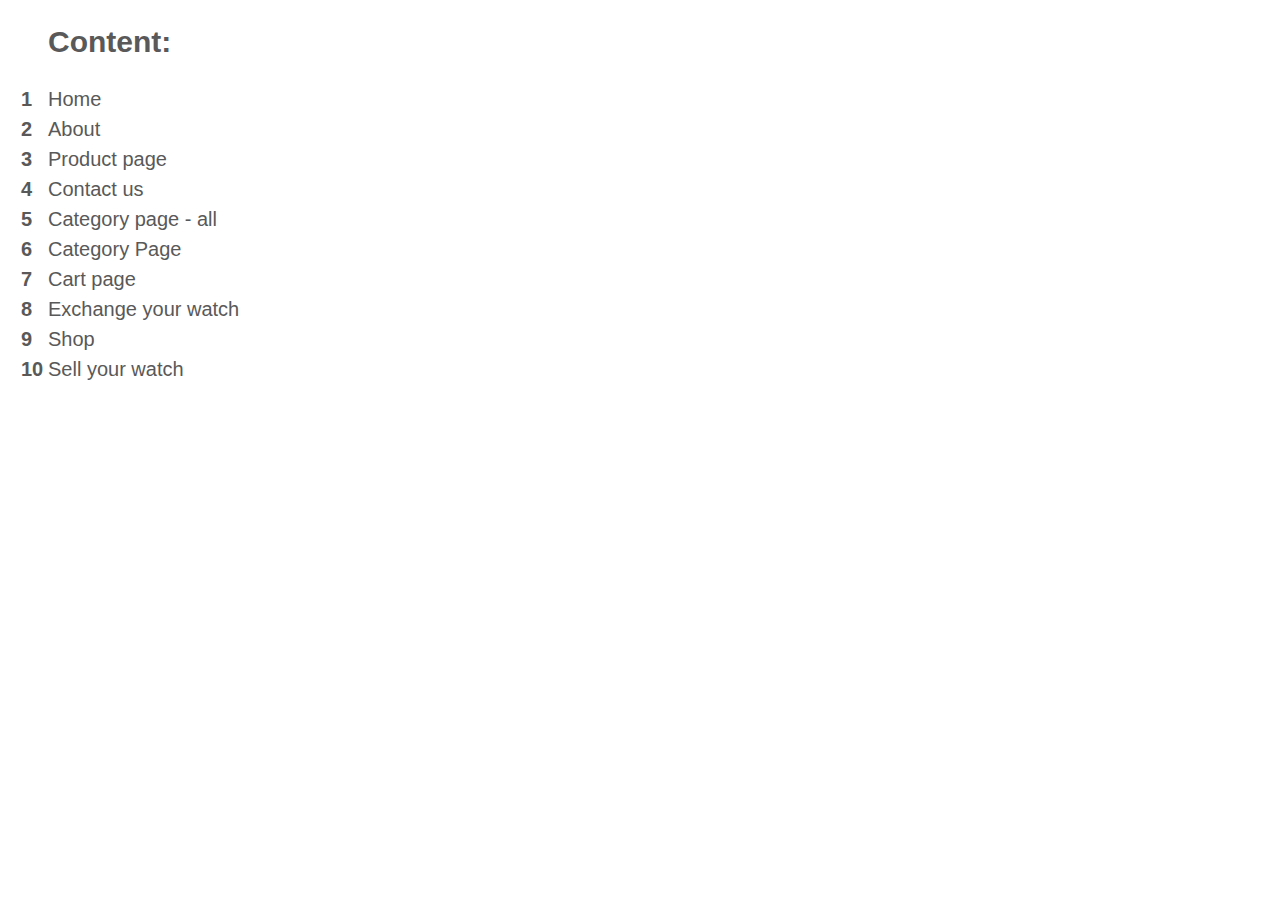
<file: _index.html>
<!DOCTYPE html><html lang="en"><head>
    <meta charset="UTF-8">
    <title>Content</title>
    <style>
        p, h2{
            font-family: 'Conv_Lato-Regular', sans-serif;
            font-size: 30px;
            font-weight: 700;
            color: #595959;
            margin-left: 40px;
        }

        li{
            list-style-type: none;
            counter-increment: li;
            position: relative;
        }
        ol li::before {
            content: counter(li) ;
            display: inline-block;
            width: 10px;
            margin-right: 8px;
            margin-left: -17px;
            position: absolute;
            font-size: 20px;
            font-weight: 600;
            line-height: 24px;
            top: 3px;
            left: -10px;
            color: #595959;
            font-family: 'Conv_Lato-Regular', sans-serif;
        }
        li a{
            text-decoration: none;
            font-family: 'Conv_Lato-Regular', sans-serif;
            font-size: 20px;
            font-weight: 500;
            color: #595959;
            line-height: 30px;
        }

        li a:hover{
            color: #ff3448;
        }
    </style></head>
    <body><h2>Content:</h2><ol>
        <li><a href="index.html">Home</a></li>
        <li><a href="about.html">About</a></li>
        <li><a href="product.html">Product page</a></li>
        <li><a href="contact.html">Contact us</a></li>
        <li><a href="category.html">Category page - all</a></li>
        <li><a href="category-inner.html">Category Page</a></li>
        <li><a href="cart.html">Cart page</a></li>
        <li><a href="exchange.html">Exchange your watch</a></li>
        <li><a href="shop.html">Shop</a></li>
        <li><a href="sell.html">Sell your watch </a></li>













    </ol></body></html>
</file>
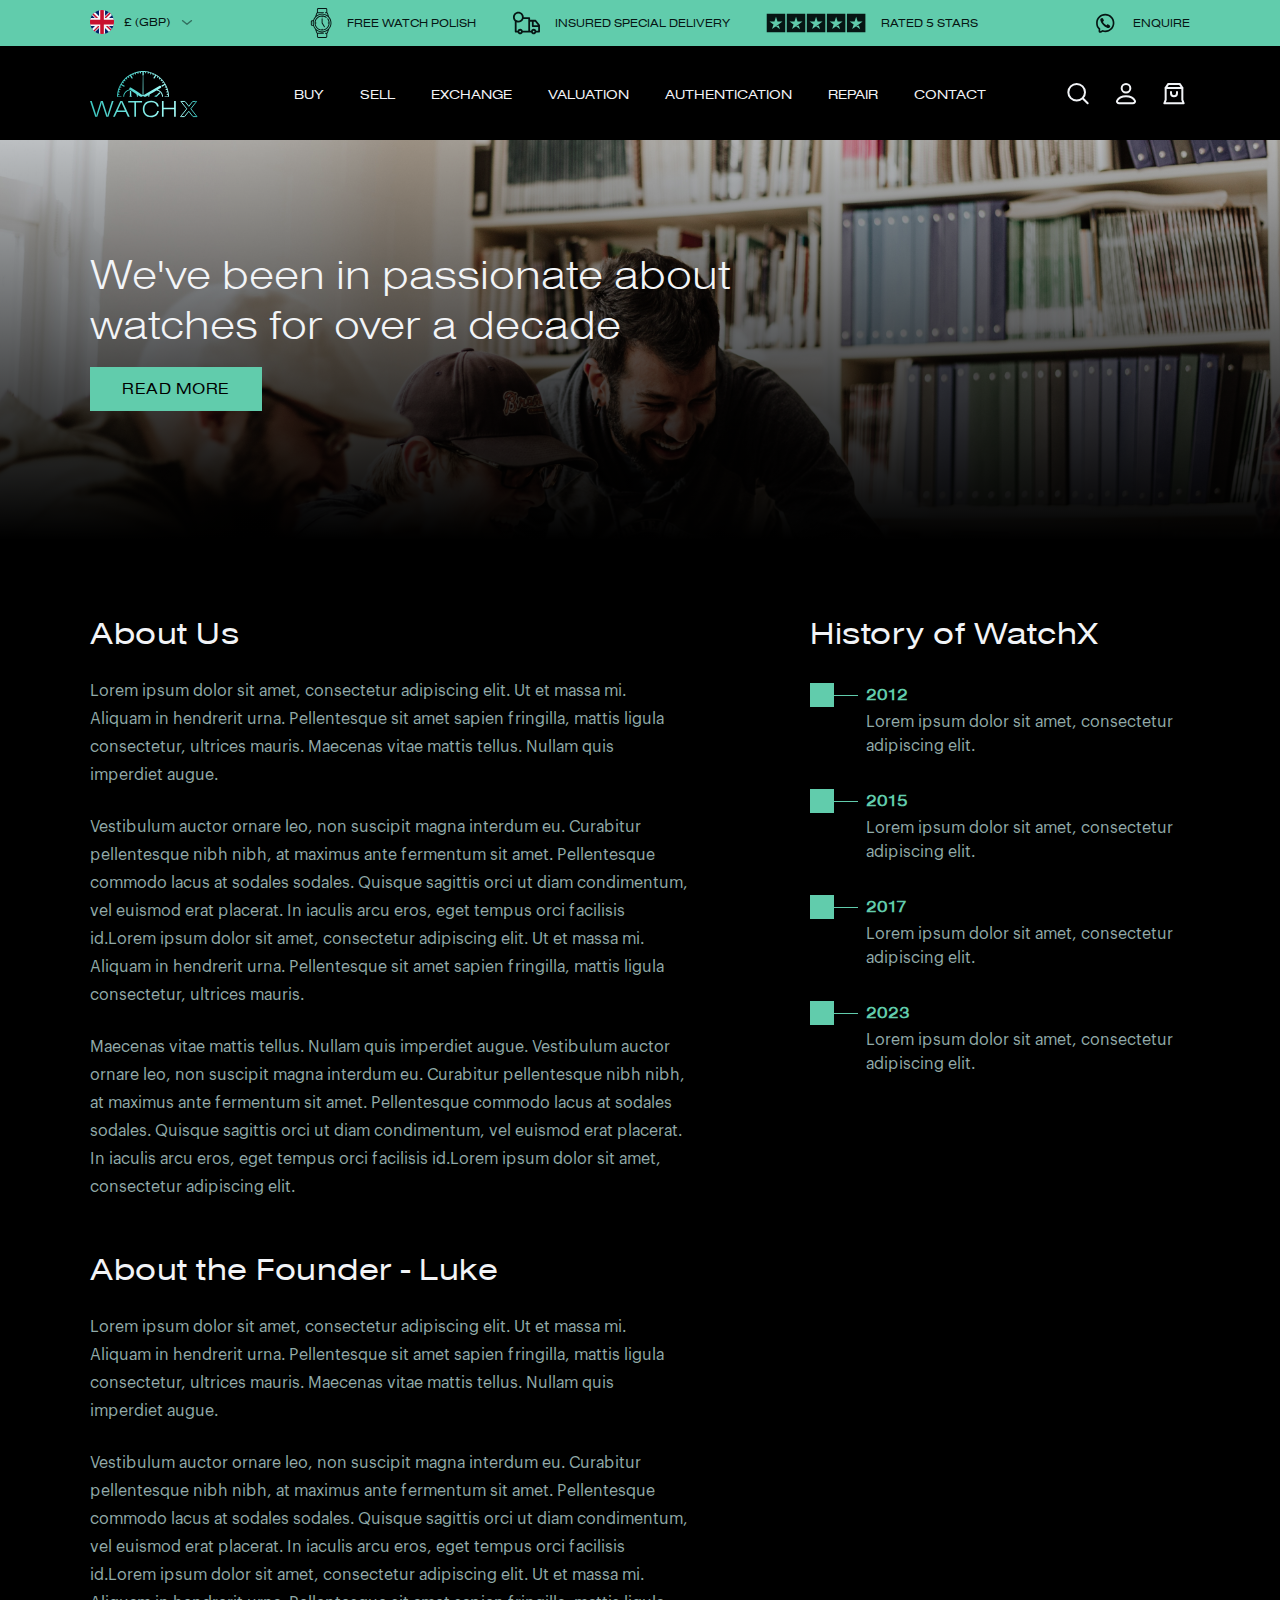
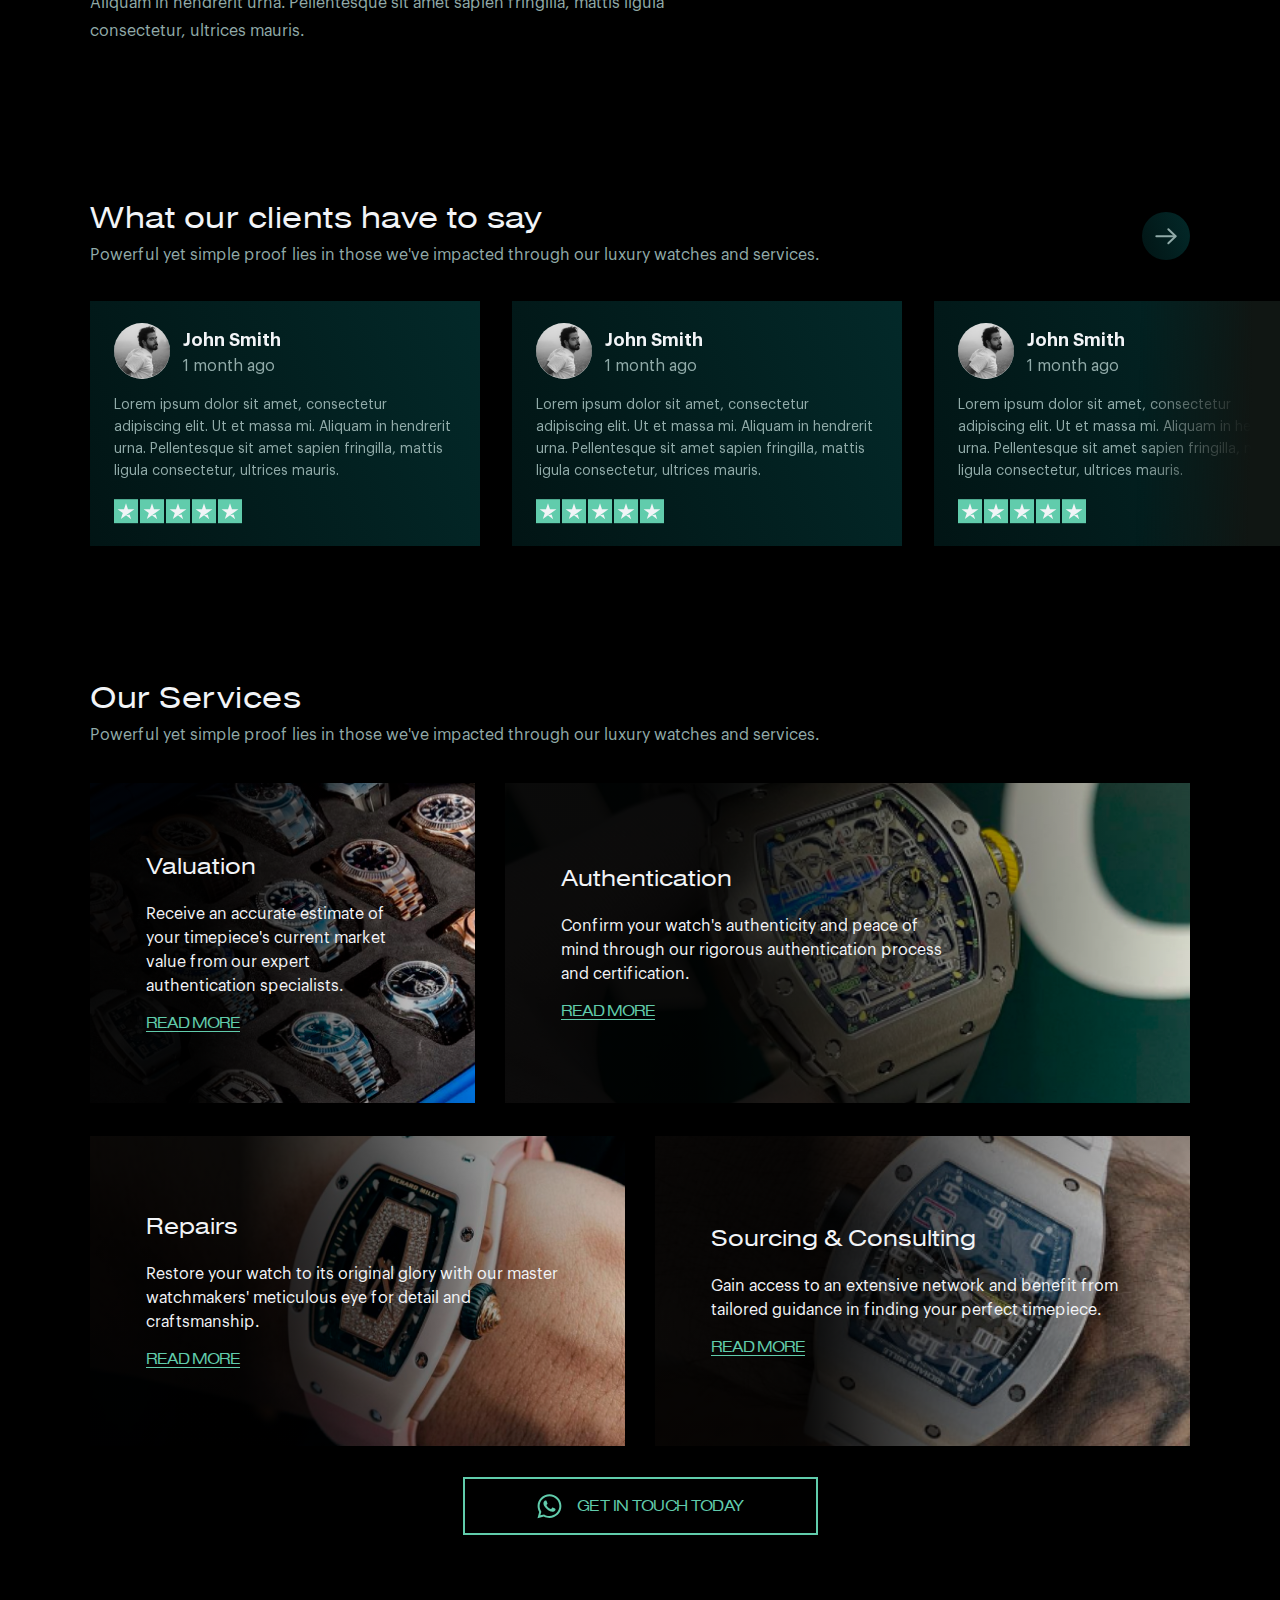
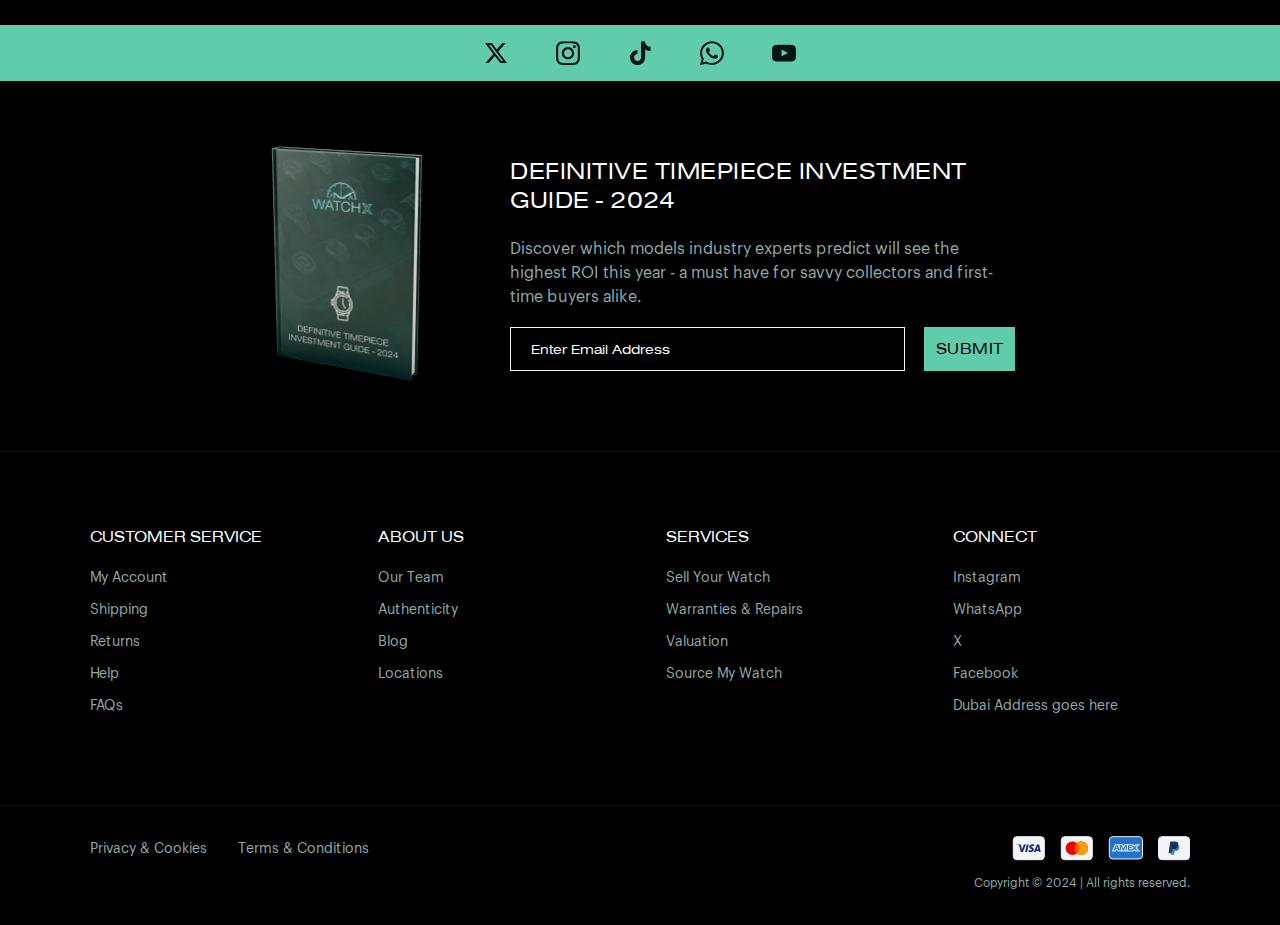
<file: about.html>
<!doctype html>
<html lang="en">
<head>
	<meta charset="UTF-8">
	<meta name="viewport"
				content="width=device-width, user-scalable=no, initial-scale=1.0, maximum-scale=1.0, minimum-scale=1.0">
	<meta http-equiv="X-UA-Compatible" content="ie=edge">
	<title>WatchX</title>

	
	<!-- Main style -->
	<link rel="stylesheet" href="css/normalize.css"/>
	<link rel="stylesheet" href="css/font.css"/>
	<link rel="stylesheet" href="css/jquery.fancybox.min.css"/>
	<link rel="stylesheet" type="text/css" href="css/nice-select.css"/>
	<link rel="stylesheet" type="text/css" href="css/swiper.min.css"/>
	<link rel="stylesheet" type="text/css" href="css/styles.css"/>
	<link rel="stylesheet" type="text/css" href="css/responsive.css"/>
	
</head>
<body>

  <header>
		<div class="top-info-line">
			<div class="content-width">
				<div class="lang-wrap">
					<a href="#"><img src="img/flag-1.svg" alt="">£ (GBP)</a>
					<ul class="lang-list">
						<li><a href="#"><img src="img/flag-1.svg" alt="">£ (GBP)</a></li>
						<li><a href="#"><img src="img/flag-1.svg" alt="">£ (GBP)</a></li>
					</ul>
				</div>
				<div class="top-info">
					<ul>
						<li>
							<a href="#"><img src="img/icon-1-1.svg" alt="">FREE WATCH POLISH</a>
						</li>
						<li>
							<a href="#"><img src="img/icon-1-2.svg" alt="">INSURED SPECIAL DELIVERY</a>
						</li>
						<li>
							<a href="#"><img src="img/icon-1-3.svg" alt="">RATED 5 STARS</a>
						</li>
					</ul>
				</div>
				<div class="tel-wrap">
					<a href="#"><img src="img/icon-2.svg" alt="">ENQUIRE</a>
				</div>
			</div>
		</div>
		<div class="top-line">
			<div class="content-width">
				<div class="open-menu">
					<a href="#">
						<span></span>
						<span></span>
						<span></span>
					</a>
				</div>
				<div class="logo-wrap">
					<a href="index.html">
						<img src="img/logo.svg" alt="">
						<img src="img/logo-mob.svg" alt="" class="mob">
					</a>
				</div>
				<nav class="top-menu">
					<ul>
						<li><a href="#">Buy</a></li>
						<li><a href="#">Sell</a></li>
						<li><a href="#">Exchange</a></li>
						<li><a href="#">Valuation</a></li>
						<li><a href="#">Authentication</a></li>
						<li><a href="#">Repair</a></li>
						<li><a href="#">contact</a></li>
					</ul>
				</nav>
				<div class="icon-wrap">
					<div class="search-wrap">
						<a href="#">
							<img src="img/icon-3-1.svg" alt="">
						</a>
					</div>
					<div class="user-wrap">
						<a href="#">
							<img src="img/icon-3-2.svg" alt="">
						</a>
					</div>
					<div class="cart-wrap">
						<a href="#">
							<img src="img/icon-3-3.svg" alt="">
						</a>
					</div>
				</div>
			</div>
		</div>
  </header>

	<div class="menu-responsive" id="menu-responsive" style="display: none">
		<div class="top">
			<div class="close-menu">
				<a href="#"><img src="img/close-popup.svg" alt=""></a>
			</div>
		</div>
		<div class="wrap">
			<div class="logo-wrap">
				<a href="index.html">
					<img src="img/logo.svg" alt="">
				</a>
			</div>
			<nav class="mob-menu-land">
				<ul>
					<li><a href="#">Buy</a></li>
					<li><a href="#">Sell</a></li>
					<li><a href="#">Exchange</a></li>
					<li><a href="#">Valuation</a></li>
					<li><a href="#">Authentication</a></li>
					<li><a href="#">Repair</a></li>
					<li><a href="#">contact</a></li>
				</ul>

			</nav>
		</div>
	</div>

	<main>

		<section class="about-banner">
			<div class="bg">
				<img src="img/bg-5.jpg" alt="">
			</div>
			<div class="content-width">
				<div class="text-wrap">
					<h1>We've been in passionate about watches for over a decade</h1>
					<div class="btn-wrap">
						<a href="#" class="btn-default">Read more</a>
					</div>
				</div>
			</div>
		</section>


		<section class="about">
			<div class="content-width">
				<div class="content">
					<div class="main-about">
						<h2 class="title-h2">About Us</h2>
						<p>Lorem ipsum dolor sit amet, consectetur adipiscing elit. Ut et massa mi. Aliquam in hendrerit urna. Pellentesque sit amet sapien fringilla, mattis ligula consectetur, ultrices mauris. Maecenas vitae mattis tellus. Nullam quis imperdiet augue.</p>
						<p>Vestibulum auctor ornare leo, non suscipit magna interdum eu. Curabitur pellentesque nibh nibh, at maximus ante fermentum sit amet. Pellentesque commodo lacus at sodales sodales. Quisque sagittis orci ut diam condimentum, vel euismod erat placerat. In iaculis arcu eros, eget tempus orci facilisis id.Lorem ipsum dolor sit amet, consectetur adipiscing elit. Ut et massa mi. Aliquam in hendrerit urna. Pellentesque sit amet sapien fringilla, mattis ligula consectetur, ultrices mauris.</p>
						<p>Maecenas vitae mattis tellus. Nullam quis imperdiet augue. Vestibulum auctor ornare leo, non suscipit magna interdum eu. Curabitur pellentesque nibh nibh, at maximus ante fermentum sit amet. Pellentesque commodo lacus at sodales sodales. Quisque sagittis orci ut diam condimentum, vel euismod erat placerat. In iaculis arcu eros, eget tempus orci facilisis id.Lorem ipsum dolor sit amet, consectetur adipiscing elit. </p>
						<h2 class="title-h2">About the Founder - Luke</h2>
						<p>Lorem ipsum dolor sit amet, consectetur adipiscing elit. Ut et massa mi. Aliquam in hendrerit urna. Pellentesque sit amet sapien fringilla, mattis ligula consectetur, ultrices mauris. Maecenas vitae mattis tellus. Nullam quis imperdiet augue.</p>
						<p>Vestibulum auctor ornare leo, non suscipit magna interdum eu. Curabitur pellentesque nibh nibh, at maximus ante fermentum sit amet. Pellentesque commodo lacus at sodales sodales. Quisque sagittis orci ut diam condimentum, vel euismod erat placerat. In iaculis arcu eros, eget tempus orci facilisis id.Lorem ipsum dolor sit amet, consectetur adipiscing elit. Ut et massa mi. Aliquam in hendrerit urna. Pellentesque sit amet sapien fringilla, mattis ligula consectetur, ultrices mauris. </p>
					</div>
					<div class="aside-about">
						<h2 class="title-h2">History of WatchX</h2>
						<ul class="list-history">
							<li>
								<h6>2012</h6>
								<p>Lorem ipsum dolor sit amet, consectetur adipiscing elit.</p>
							</li>
							<li>
								<h6>2015</h6>
								<p>Lorem ipsum dolor sit amet, consectetur adipiscing elit.</p>
							</li>
							<li>
								<h6>2017</h6>
								<p>Lorem ipsum dolor sit amet, consectetur adipiscing elit.</p>
							</li>
							<li>
								<h6>2023</h6>
								<p>Lorem ipsum dolor sit amet, consectetur adipiscing elit.</p>
							</li>
						</ul>
					</div>
				</div>
			</div>
		</section>

		<section class="testimonials">
			<div class="content-width">
				<div class="title-wrap">
					<div class="title">
						<h2 class="title-h2">What our clients have to say</h2>
						<p>Powerful yet simple proof lies in those we've impacted through our luxury watches and services.</p>
					</div>
					<div class="nav-wrap">
						<div class="swiper-button-prev testimonials-prev"><img src="img/icon-5.svg" alt=""></div>
						<div class="swiper-button-next testimonials-next"><img src="img/icon-5.svg" alt=""></div>

					</div>
				</div>

			</div>

			<div class="content-width-slider">
				<div class="content-width ">
					<div class="swiper testimonials-slider">
						<div class="swiper-wrapper">
							<div class="swiper-slide">
								<div class="user-wrap">
									<figure>
										<img src="img/img-3.jpg" alt="">
									</figure>
									<div class="text">
										<p class="name">John Smith</p>
										<p>1 month ago</p>
									</div>
								</div>
								<div class="wrap">
									<p>Lorem ipsum dolor sit amet, consectetur adipiscing elit. Ut et massa mi. Aliquam in hendrerit urna. Pellentesque sit amet sapien fringilla, mattis ligula consectetur, ultrices mauris. </p>
								</div>
								<div class="stars-wrap">
									<img src="img/icon-4.svg" alt="">
								</div>
							</div>
							<div class="swiper-slide">
								<div class="user-wrap">
									<figure>
										<img src="img/img-3.jpg" alt="">
									</figure>
									<div class="text">
										<p class="name">John Smith</p>
										<p>1 month ago</p>
									</div>
								</div>
								<div class="wrap">
									<p>Lorem ipsum dolor sit amet, consectetur adipiscing elit. Ut et massa mi. Aliquam in hendrerit urna. Pellentesque sit amet sapien fringilla, mattis ligula consectetur, ultrices mauris. </p>
								</div>
								<div class="stars-wrap">
									<img src="img/icon-4.svg" alt="">
								</div>
							</div>
							<div class="swiper-slide">
								<div class="user-wrap">
									<figure>
										<img src="img/img-3.jpg" alt="">
									</figure>
									<div class="text">
										<p class="name">John Smith</p>
										<p>1 month ago</p>
									</div>
								</div>
								<div class="wrap">
									<p>Lorem ipsum dolor sit amet, consectetur adipiscing elit. Ut et massa mi. Aliquam in hendrerit urna. Pellentesque sit amet sapien fringilla, mattis ligula consectetur, ultrices mauris. </p>
								</div>
								<div class="stars-wrap">
									<img src="img/icon-4.svg" alt="">
								</div>
							</div>
							<div class="swiper-slide">
								<div class="user-wrap">
									<figure>
										<img src="img/img-3.jpg" alt="">
									</figure>
									<div class="text">
										<p class="name">John Smith</p>
										<p>1 month ago</p>
									</div>
								</div>
								<div class="wrap">
									<p>Lorem ipsum dolor sit amet, consectetur adipiscing elit. Ut et massa mi. Aliquam in hendrerit urna. Pellentesque sit amet sapien fringilla, mattis ligula consectetur, ultrices mauris. </p>
								</div>
								<div class="stars-wrap">
									<img src="img/icon-4.svg" alt="">
								</div>
							</div>
							<div class="swiper-slide">
								<div class="user-wrap">
									<figure>
										<img src="img/img-3.jpg" alt="">
									</figure>
									<div class="text">
										<p class="name">John Smith</p>
										<p>1 month ago</p>
									</div>
								</div>
								<div class="wrap">
									<p>Lorem ipsum dolor sit amet, consectetur adipiscing elit. Ut et massa mi. Aliquam in hendrerit urna. Pellentesque sit amet sapien fringilla, mattis ligula consectetur, ultrices mauris. </p>
								</div>
								<div class="stars-wrap">
									<img src="img/icon-4.svg" alt="">
								</div>
							</div>
							<div class="swiper-slide">
								<div class="user-wrap">
									<figure>
										<img src="img/img-3.jpg" alt="">
									</figure>
									<div class="text">
										<p class="name">John Smith</p>
										<p>1 month ago</p>
									</div>
								</div>
								<div class="wrap">
									<p>Lorem ipsum dolor sit amet, consectetur adipiscing elit. Ut et massa mi. Aliquam in hendrerit urna. Pellentesque sit amet sapien fringilla, mattis ligula consectetur, ultrices mauris. </p>
								</div>
								<div class="stars-wrap">
									<img src="img/icon-4.svg" alt="">
								</div>
							</div>
							<div class="swiper-slide">
								<div class="user-wrap">
									<figure>
										<img src="img/img-3.jpg" alt="">
									</figure>
									<div class="text">
										<p class="name">John Smith</p>
										<p>1 month ago</p>
									</div>
								</div>
								<div class="wrap">
									<p>Lorem ipsum dolor sit amet, consectetur adipiscing elit. Ut et massa mi. Aliquam in hendrerit urna. Pellentesque sit amet sapien fringilla, mattis ligula consectetur, ultrices mauris. </p>
								</div>
								<div class="stars-wrap">
									<img src="img/icon-4.svg" alt="">
								</div>
							</div>
						</div>

					</div>
				</div>
			</div>

		</section>

		<section class="service-block">
			<div class="content-width">
				<div class="title-wrap">
					<h2 class="title-h2">Our Services</h2>
					<p>Powerful yet simple proof lies in those we've impacted through our luxury watches and services.</p>
				</div>
				<div class="content">
					<div class="item item-1-3">
						<div class="bg">
							<img src="img/bg-1.png" alt="">
						</div>
						<div class="wrap">
							<p class="title">Valuation</p>
							<p>Receive an accurate estimate of your timepiece's current market value from our expert authentication specialists.</p>
							<div class="link-wrap">
								<a href="#">Read more</a>
							</div>
						</div>
					</div>
					<div class="item item-2-3">
						<div class="bg">
							<img src="img/bg-2.png" alt="">
						</div>
						<div class="wrap">
							<p class="title">Authentication</p>
							<p>Confirm your watch's authenticity and peace of mind through our rigorous authentication process and certification.</p>
							<div class="link-wrap">
								<a href="#">Read more</a>
							</div>
						</div>
					</div>
					<div class="item item-1-2">
						<div class="bg">
							<img src="img/bg-3.png" alt="">
						</div>
						<div class="wrap">
							<p class="title">Repairs</p>
							<p>Restore your watch to its original glory with our master watchmakers' meticulous eye for detail and craftsmanship.</p>
							<div class="link-wrap">
								<a href="#">Read more</a>
							</div>
						</div>
					</div>
					<div class="item item-1-2">
						<div class="bg">
							<img src="img/bg-4.jpg" alt="">
						</div>
						<div class="wrap">
							<p class="title">Sourcing & Consulting</p>
							<p>Gain access to an extensive network and benefit from tailored guidance in finding your perfect timepiece.</p>
							<div class="link-wrap">
								<a href="#">Read more</a>
							</div>
						</div>
					</div>
				</div>

				<div class="btn-wrap">
					<a href="#" class="btn-default btn-border btn-big"><img src="img/icon-6.svg" alt="">GET IN TOUCH TODAY</a>
				</div>
			</div>
		</section>


		
		<section class="soc-block">
			<div class="content-width">
				<ul>
					<li><a href="#"><img src="img/icon-7-1.svg" alt=""></a></li>
					<li><a href="#"><img src="img/icon-7-2.svg" alt=""></a></li>
					<li><a href="#"><img src="img/icon-7-3.svg" alt=""></a></li>
					<li><a href="#"><img src="img/icon-7-4.svg" alt=""></a></li>
					<li><a href="#"><img src="img/icon-7-5.svg" alt=""></a></li>
				</ul>
			</div>
		</section>

		<section class="download-block">
			<div class="content-width">
				<div class="content">
					<figure>
						<img src="img/img-6.png" alt="">
					</figure>
					<div class="text">
						<h2 class="title-h3">Definitive Timepiece Investment Guide - 2024</h2>
						<p>Discover which models industry experts predict will see the highest ROI this year - a must have for savvy collectors and first-time buyers alike.</p>
						<form action="#">
							<div class="form-wrap">
								<div class="input-wrap">
									<label for="email"></label>
									<input type="email" id="email" name="email" placeholder="Enter Email Address">
								</div>
								<button type="submit" class="btn-default">SUBMIT</button>
							</div>
						</form>

					</div>
				</div>
			</div>
		</section>

	</main>

  <footer>
    <div class="content-width">
			<div class="content">
				<div class="item item-1">
					<ul>
						<li><h6><a href="#">Customer service</a></h6></li>
						<li><a href="#">My Account</a></li>
						<li><a href="#">Shipping</a></li>
						<li><a href="#">Returns</a></li>
						<li><a href="#">Help</a></li>
						<li><a href="#">FAQs</a></li>
					</ul>
				</div>
				<div class="item item-2">
					<ul>
						<li><h6><a href="#">About us</a></h6></li>
						<li><a href="#">Our Team</a></li>
						<li><a href="#">Authenticity</a></li>
						<li><a href="#">Blog</a></li>
						<li><a href="#">Locations</a></li>
					</ul>
				</div>
				<div class="item item-3">
					<ul>
						<li><h6><a href="#">Services</a></h6></li>
						<li><a href="#">Sell Your Watch</a></li>
						<li><a href="#">Warranties & Repairs</a></li>
						<li><a href="#">Valuation</a></li>
						<li><a href="#">Source My Watch</a></li>
					</ul>
				</div>
				<div class="item item-4">
					<ul>
						<li><h6><a href="#">Connect</a></h6></li>
						<li><a href="#">Instagram</a></li>
						<li><a href="#">WhatsApp</a></li>
						<li><a href="#">X</a></li>
						<li><a href="#">Facebook</a></li>
						<li><a href="#">Dubai Address goes here</a></li>
					</ul>
				</div>
			</div>
    </div>
		<div class="bottom">
			<div class="content-width">
				<ul class="menu">
					<li><a href="#">Privacy & Cookies</a></li>
					<li><a href="#">Terms & Conditions</a></li>
				</ul>
				<div class="cart-wrap">
					<ul class="list">
						<li><a href="#"><img src="img/icon-8-1.svg" alt=""></a></li>
						<li><a href="#"><img src="img/icon-8-2.svg" alt=""></a></li>
						<li><a href="#"><img src="img/icon-8-3.svg" alt=""></a></li>
						<li><a href="#"><img src="img/icon-8-4.svg" alt=""></a></li>
					</ul>
					<p>Copyright ©  2024 | All rights reserved.</p>
				</div>
			</div>
		</div>
  </footer>







  <script src="js/jquery.min.js"></script>
	<script src="js/swiper.js"></script>
	<script src="js/jquery.fancybox.min.js"></script>
	<script src="js/jquery.nice-select.min.js"></script>
	<script src="js/jquery.sticky.js"></script>
	<script src="js/script.js"></script>
</body>
</html>
</file>
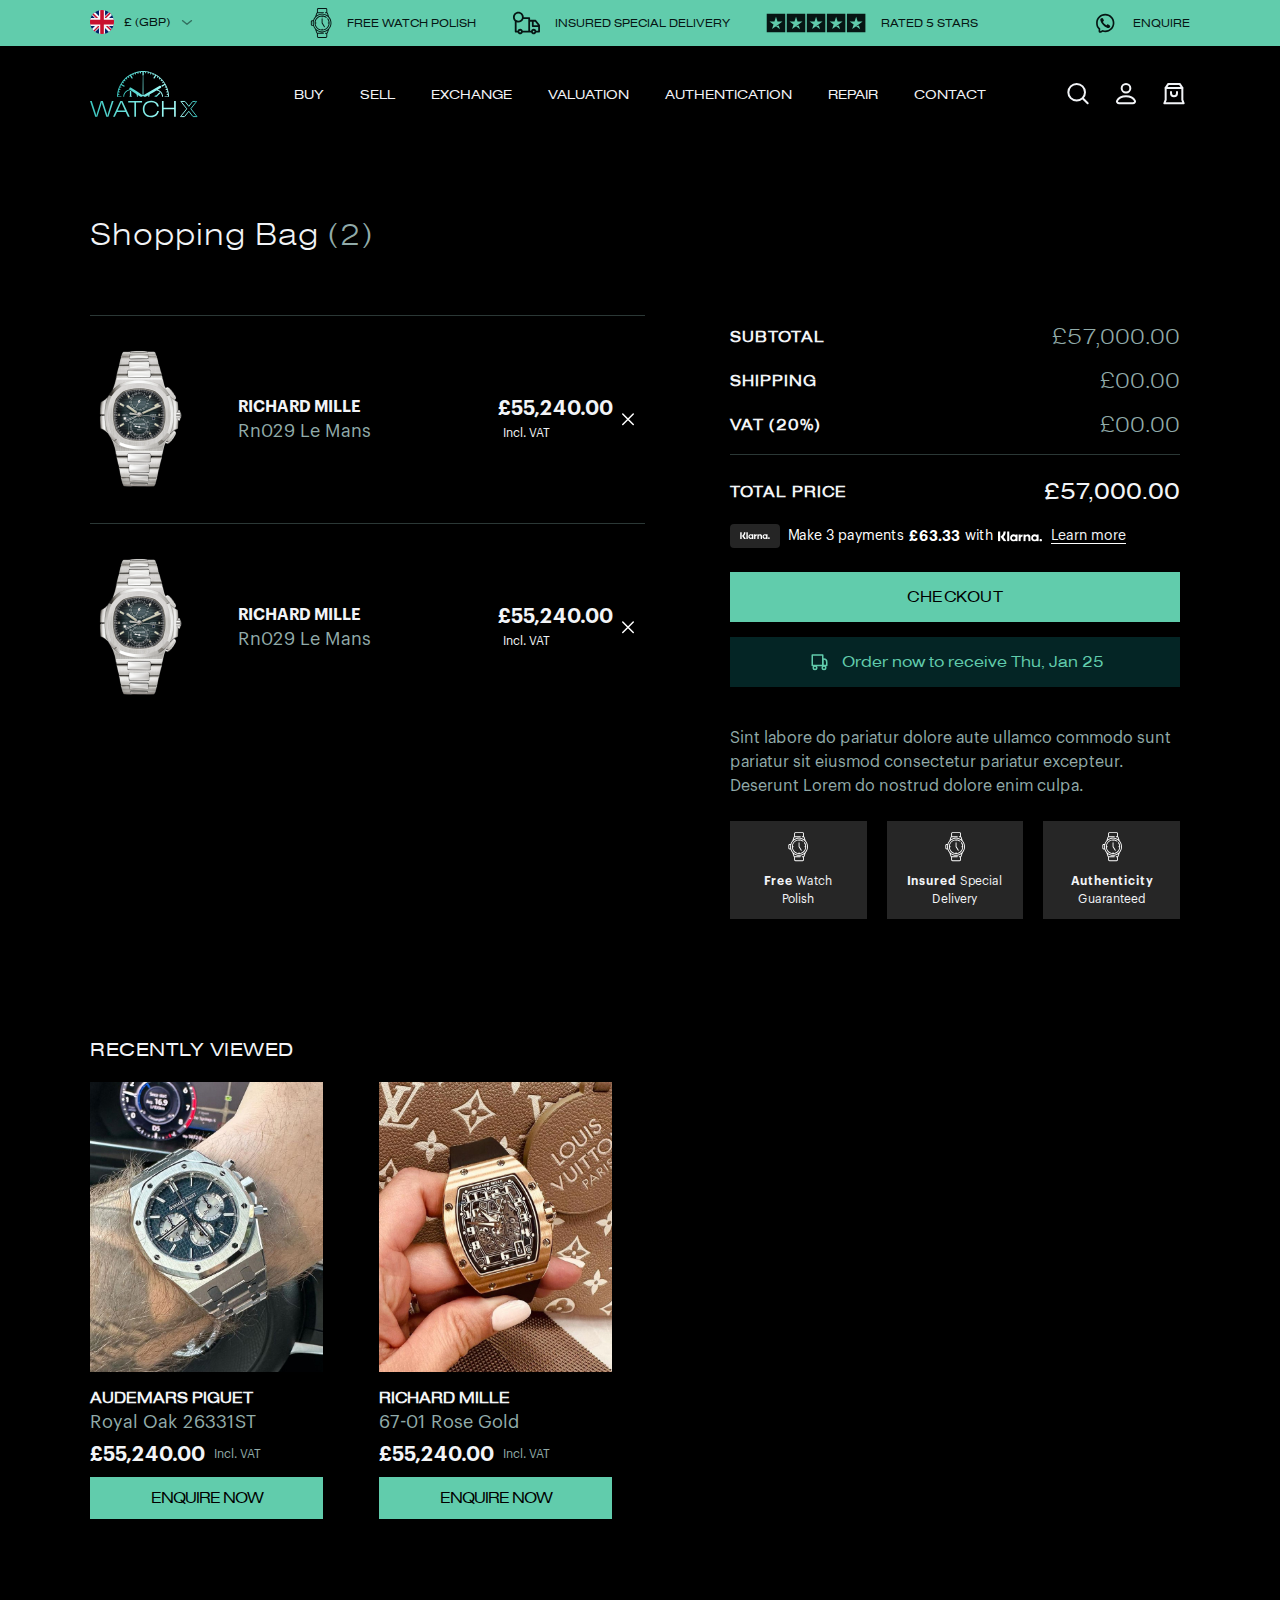
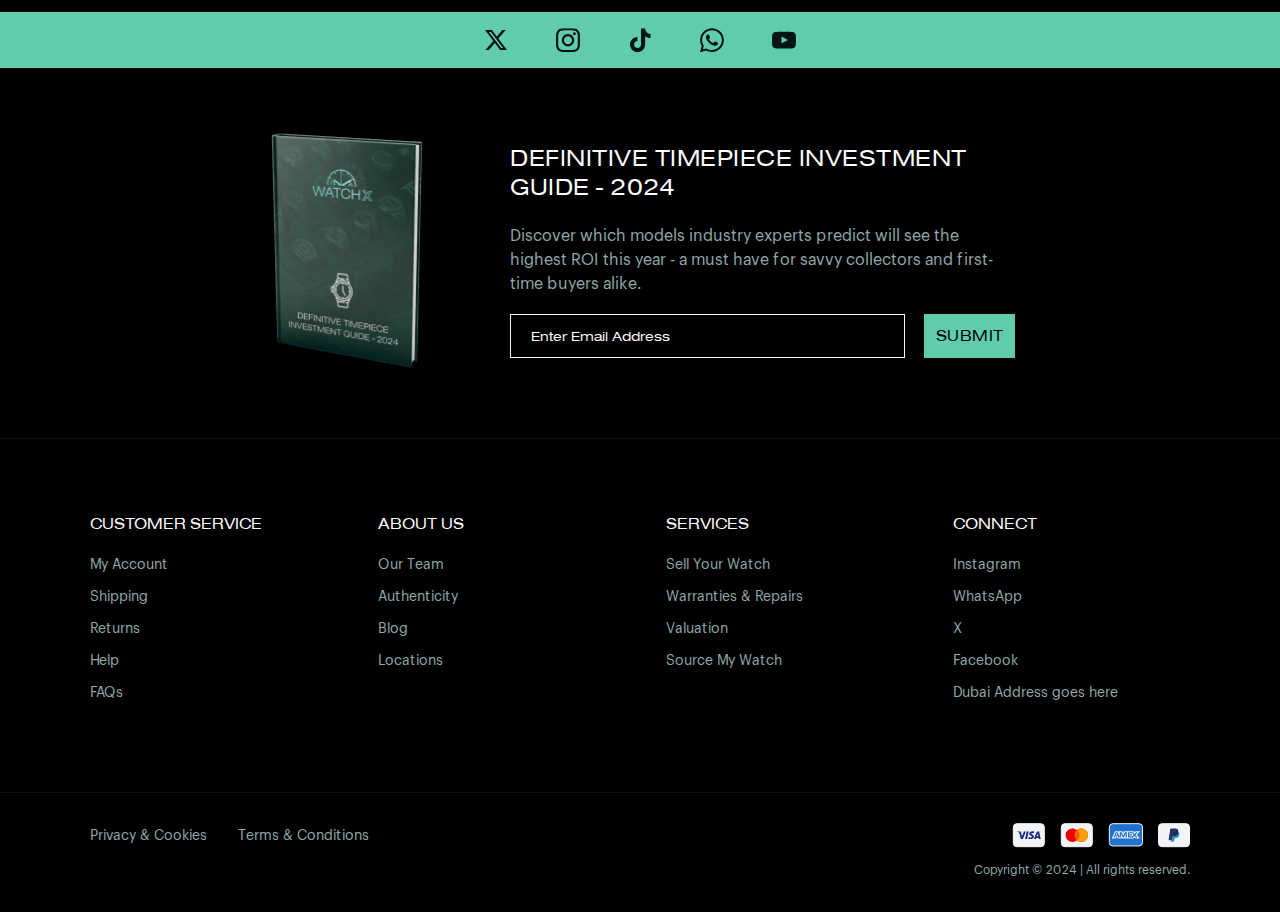
<file: cart.html>
<!doctype html>
<html lang="en">
<head>
	<meta charset="UTF-8">
	<meta name="viewport"
				content="width=device-width, user-scalable=no, initial-scale=1.0, maximum-scale=1.0, minimum-scale=1.0">
	<meta http-equiv="X-UA-Compatible" content="ie=edge">
	<title>WatchX</title>

	
	<!-- Main style -->
	<link rel="stylesheet" href="css/normalize.css"/>
	<link rel="stylesheet" href="css/font.css"/>
	<link rel="stylesheet" href="css/jquery.fancybox.min.css"/>
	<link rel="stylesheet" type="text/css" href="css/nice-select.css"/>
	<link rel="stylesheet" type="text/css" href="css/swiper.min.css"/>
	<link rel="stylesheet" type="text/css" href="css/styles.css"/>
	<link rel="stylesheet" type="text/css" href="css/responsive.css"/>
	
</head>
<body>

  <header>
		<div class="top-info-line">
			<div class="content-width">
				<div class="lang-wrap">
					<a href="#"><img src="img/flag-1.svg" alt="">£ (GBP)</a>
					<ul class="lang-list">
						<li><a href="#"><img src="img/flag-1.svg" alt="">£ (GBP)</a></li>
						<li><a href="#"><img src="img/flag-1.svg" alt="">£ (GBP)</a></li>
					</ul>
				</div>
				<div class="top-info">
					<ul>
						<li>
							<a href="#"><img src="img/icon-1-1.svg" alt="">FREE WATCH POLISH</a>
						</li>
						<li>
							<a href="#"><img src="img/icon-1-2.svg" alt="">INSURED SPECIAL DELIVERY</a>
						</li>
						<li>
							<a href="#"><img src="img/icon-1-3.svg" alt="">RATED 5 STARS</a>
						</li>
					</ul>
				</div>
				<div class="tel-wrap">
					<a href="#"><img src="img/icon-2.svg" alt="">ENQUIRE</a>
				</div>
			</div>
		</div>
		<div class="top-line">
			<div class="content-width">
				<div class="open-menu">
					<a href="#">
						<span></span>
						<span></span>
						<span></span>
					</a>
				</div>
				<div class="logo-wrap">
					<a href="index.html">
						<img src="img/logo.svg" alt="">
						<img src="img/logo-mob.svg" alt="" class="mob">
					</a>
				</div>
				<nav class="top-menu">
					<ul>
						<li><a href="#">Buy</a></li>
						<li><a href="#">Sell</a></li>
						<li><a href="#">Exchange</a></li>
						<li><a href="#">Valuation</a></li>
						<li><a href="#">Authentication</a></li>
						<li><a href="#">Repair</a></li>
						<li><a href="#">contact</a></li>
					</ul>
				</nav>
				<div class="icon-wrap">
					<div class="search-wrap">
						<a href="#">
							<img src="img/icon-3-1.svg" alt="">
						</a>
					</div>
					<div class="user-wrap">
						<a href="#">
							<img src="img/icon-3-2.svg" alt="">
						</a>
					</div>
					<div class="cart-wrap">
						<a href="#">
							<img src="img/icon-3-3.svg" alt="">
						</a>
					</div>
				</div>
			</div>
		</div>
  </header>

	<div class="menu-responsive" id="menu-responsive" style="display: none">
		<div class="top">
			<div class="close-menu">
				<a href="#"><img src="img/close-popup.svg" alt=""></a>
			</div>
		</div>
		<div class="wrap">
			<div class="logo-wrap">
				<a href="index.html">
					<img src="img/logo.svg" alt="">
				</a>
			</div>
			<nav class="mob-menu-land">
				<ul>
					<li><a href="#">Buy</a></li>
					<li><a href="#">Sell</a></li>
					<li><a href="#">Exchange</a></li>
					<li><a href="#">Valuation</a></li>
					<li><a href="#">Authentication</a></li>
					<li><a href="#">Repair</a></li>
					<li><a href="#">contact</a></li>
				</ul>

			</nav>
		</div>
	</div>

	<main>


		<section class="checkout">
			<div class="content-width">
				<h1>Shopping Bag <span>(2)</span></h1>
				<form action="#">
					<div class="content">
						<div class="left">
							<div class="item">
								<figure>
									<a href="#">
										<img src="img/img-11.png" alt="">
									</a>
								</figure>
								<div class="text">
									<div class="brand-name">
										<p class="title">RICHARD MILLE</p>
										<p>Rn029 Le Mans</p>
									</div>
									<div class="cost">
										<p>£55,240.00 <sup>Incl. VAT</sup></p>
									</div>
									<div class="delete"><a href="#"><img src="img/close.svg" alt=""></a></div>
								</div>
							</div>
							<div class="item">
								<figure>
									<a href="#">
										<img src="img/img-11.png" alt="">
									</a>
								</figure>
								<div class="text">
									<div class="brand-name">
										<p class="title">RICHARD MILLE</p>
										<p>Rn029 Le Mans</p>
									</div>
									<div class="cost">
										<p>£55,240.00 <sup>Incl. VAT</sup></p>
									</div>
									<div class="delete"><a href="#"><img src="img/close.svg" alt=""></a></div>
								</div>
							</div>
						</div>
						<div class="total-wrap">
							<ul class="total-list">
								<li>
									<p class="title-p">SUBTOTAL</p>
									<p class="cost-p">£57,000.00</p>
								</li>
								<li>
									<p class="title-p">SHIPPING</p>
									<p class="cost-p">£00.00</p>
								</li>
								<li>
									<p class="title-p">VAT (20%)</p>
									<p class="cost-p">£00.00</p>
								</li>
								<li class="total-li">
									<p class="title-p">TOTAL PRICE</p>
									<p class="cost-p">£57,000.00</p>
								</li>
							</ul>
							<div class="info">
								<span class="logo"><img src="img/icon-10.svg" alt=""></span>
								Make 3 payments <b> £63.33 </b> with
								<span class="img"><img src="img/icon-11.svg" alt=""></span>
								<a href="#">Learn more</a>
							</div>
							<div class="btn-wrap">
								<button class="btn-default" type="submit">Checkout</button>
								<a href="#" class="btn-default btn-grey"><img src="img/icon-12.svg" alt="">Order now to receive Thu, Jan 25</a>
							</div>
							<p class="text">Sint labore do pariatur dolore aute ullamco commodo sunt pariatur sit eiusmod consectetur pariatur excepteur. Deserunt Lorem do nostrud dolore enim culpa.</p>
							<ul class="info-list">
								<li>
									<figure>
										<img src="img/icon-13.svg" alt="">
									</figure>
									<p><b>Free</b> Watch Polish</p>
								</li>
								<li>
									<figure>
										<img src="img/icon-13.svg" alt="">
									</figure>
									<p><b>Insured</b> Special Delivery</p>
								</li>
								<li>
									<figure>
										<img src="img/icon-13.svg" alt="">
									</figure>
									<p><b>Authenticity</b> Guaranteed</p>
								</li>
							</ul>

						</div>
					</div>
				</form>

			</div>
		</section>

		<section class="product-search see-product">
			<div class="content-width">
				<h2 class="title-h3">Recently viewed</h2>
				<div class="content">
					<div class="product-item ">
						<figure>
							<a href="#"><img src="img/img-2-3.jpg" alt=""></a>
						</figure>
						<div class="text">
							<h6 class="title">AUDEMARS PIGUET</h6>
							<p class="info">Royal Oak 26331ST</p>
							<p class="cost">£55,240.00
								<sup>Incl. VAT</sup></p>
							<div class="btn-wrap">
								<a href="#" class="btn-default">Enquire now</a>
							</div>
						</div>
					</div>
					<div class="product-item ">
						<figure>
							<a href="#"><img src="img/img-2-4.jpg" alt=""></a>
						</figure>
						<div class="text">
							<h6 class="title">RICHARD MILLE</h6>
							<p class="info">67-01 Rose Gold</p>
							<p class="cost">£55,240.00
								<sup>Incl. VAT</sup></p>
							<div class="btn-wrap">
								<a href="#" class="btn-default">Enquire now</a>
							</div>
						</div>
					</div>
				</div>
			</div>
		</section>






		
		<section class="soc-block">
			<div class="content-width">
				<ul>
					<li><a href="#"><img src="img/icon-7-1.svg" alt=""></a></li>
					<li><a href="#"><img src="img/icon-7-2.svg" alt=""></a></li>
					<li><a href="#"><img src="img/icon-7-3.svg" alt=""></a></li>
					<li><a href="#"><img src="img/icon-7-4.svg" alt=""></a></li>
					<li><a href="#"><img src="img/icon-7-5.svg" alt=""></a></li>
				</ul>
			</div>
		</section>

		<section class="download-block">
			<div class="content-width">
				<div class="content">
					<figure>
						<img src="img/img-6.png" alt="">
					</figure>
					<div class="text">
						<h2 class="title-h3">Definitive Timepiece Investment Guide - 2024</h2>
						<p>Discover which models industry experts predict will see the highest ROI this year - a must have for savvy collectors and first-time buyers alike.</p>
						<form action="#">
							<div class="form-wrap">
								<div class="input-wrap">
									<label for="email"></label>
									<input type="email" id="email" name="email" placeholder="Enter Email Address">
								</div>
								<button type="submit" class="btn-default">SUBMIT</button>
							</div>
						</form>

					</div>
				</div>
			</div>
		</section>

	</main>

  <footer>
    <div class="content-width">
			<div class="content">
				<div class="item item-1">
					<ul>
						<li><h6><a href="#">Customer service</a></h6></li>
						<li><a href="#">My Account</a></li>
						<li><a href="#">Shipping</a></li>
						<li><a href="#">Returns</a></li>
						<li><a href="#">Help</a></li>
						<li><a href="#">FAQs</a></li>
					</ul>
				</div>
				<div class="item item-2">
					<ul>
						<li><h6><a href="#">About us</a></h6></li>
						<li><a href="#">Our Team</a></li>
						<li><a href="#">Authenticity</a></li>
						<li><a href="#">Blog</a></li>
						<li><a href="#">Locations</a></li>
					</ul>
				</div>
				<div class="item item-3">
					<ul>
						<li><h6><a href="#">Services</a></h6></li>
						<li><a href="#">Sell Your Watch</a></li>
						<li><a href="#">Warranties & Repairs</a></li>
						<li><a href="#">Valuation</a></li>
						<li><a href="#">Source My Watch</a></li>
					</ul>
				</div>
				<div class="item item-4">
					<ul>
						<li><h6><a href="#">Connect</a></h6></li>
						<li><a href="#">Instagram</a></li>
						<li><a href="#">WhatsApp</a></li>
						<li><a href="#">X</a></li>
						<li><a href="#">Facebook</a></li>
						<li><a href="#">Dubai Address goes here</a></li>
					</ul>
				</div>
			</div>
    </div>
		<div class="bottom">
			<div class="content-width">
				<ul class="menu">
					<li><a href="#">Privacy & Cookies</a></li>
					<li><a href="#">Terms & Conditions</a></li>
				</ul>
				<div class="cart-wrap">
					<ul class="list">
						<li><a href="#"><img src="img/icon-8-1.svg" alt=""></a></li>
						<li><a href="#"><img src="img/icon-8-2.svg" alt=""></a></li>
						<li><a href="#"><img src="img/icon-8-3.svg" alt=""></a></li>
						<li><a href="#"><img src="img/icon-8-4.svg" alt=""></a></li>
					</ul>
					<p>Copyright ©  2024 | All rights reserved.</p>
				</div>
			</div>
		</div>
  </footer>







  <script src="js/jquery.min.js"></script>
	<script src="js/swiper.js"></script>
	<script src="js/jquery.fancybox.min.js"></script>
	<script src="js/jquery.nice-select.min.js"></script>
	<script src="js/jquery.sticky.js"></script>
	<script src="js/script.js"></script>
</body>
</html>
</file>
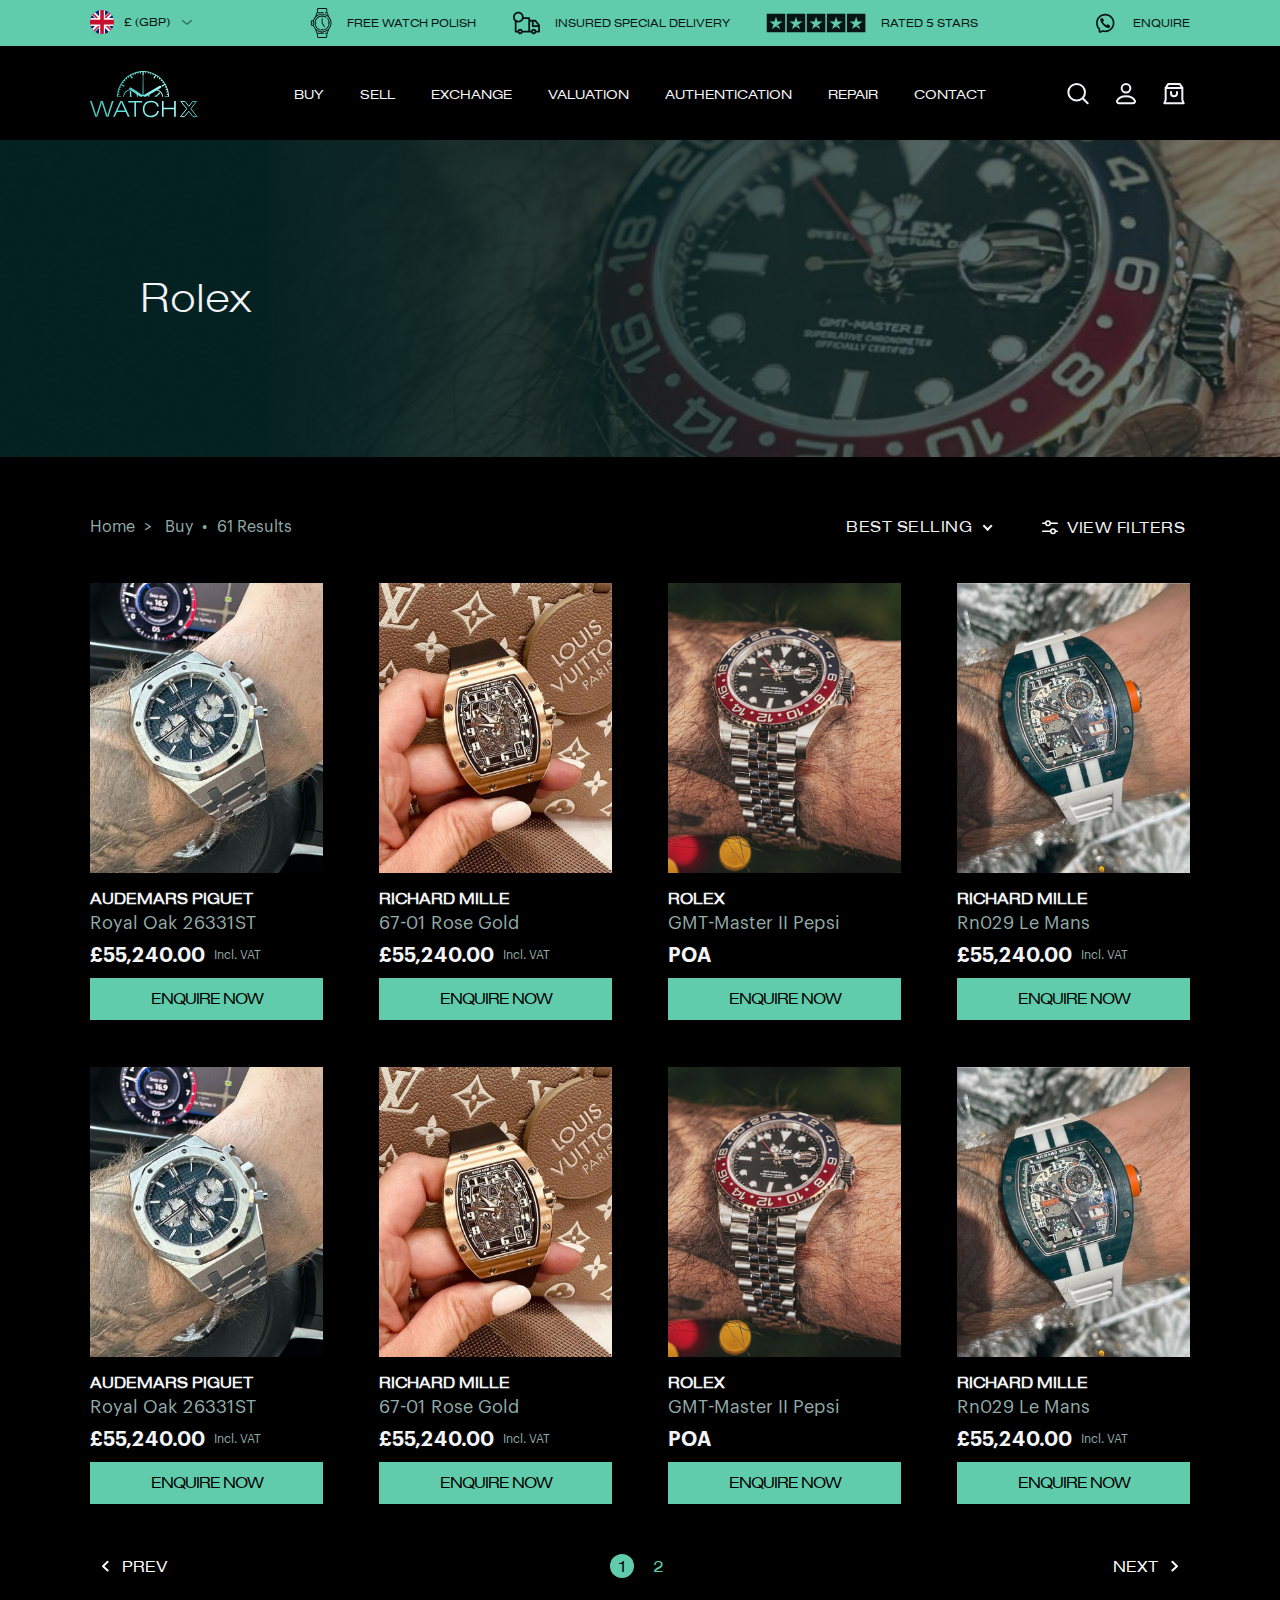
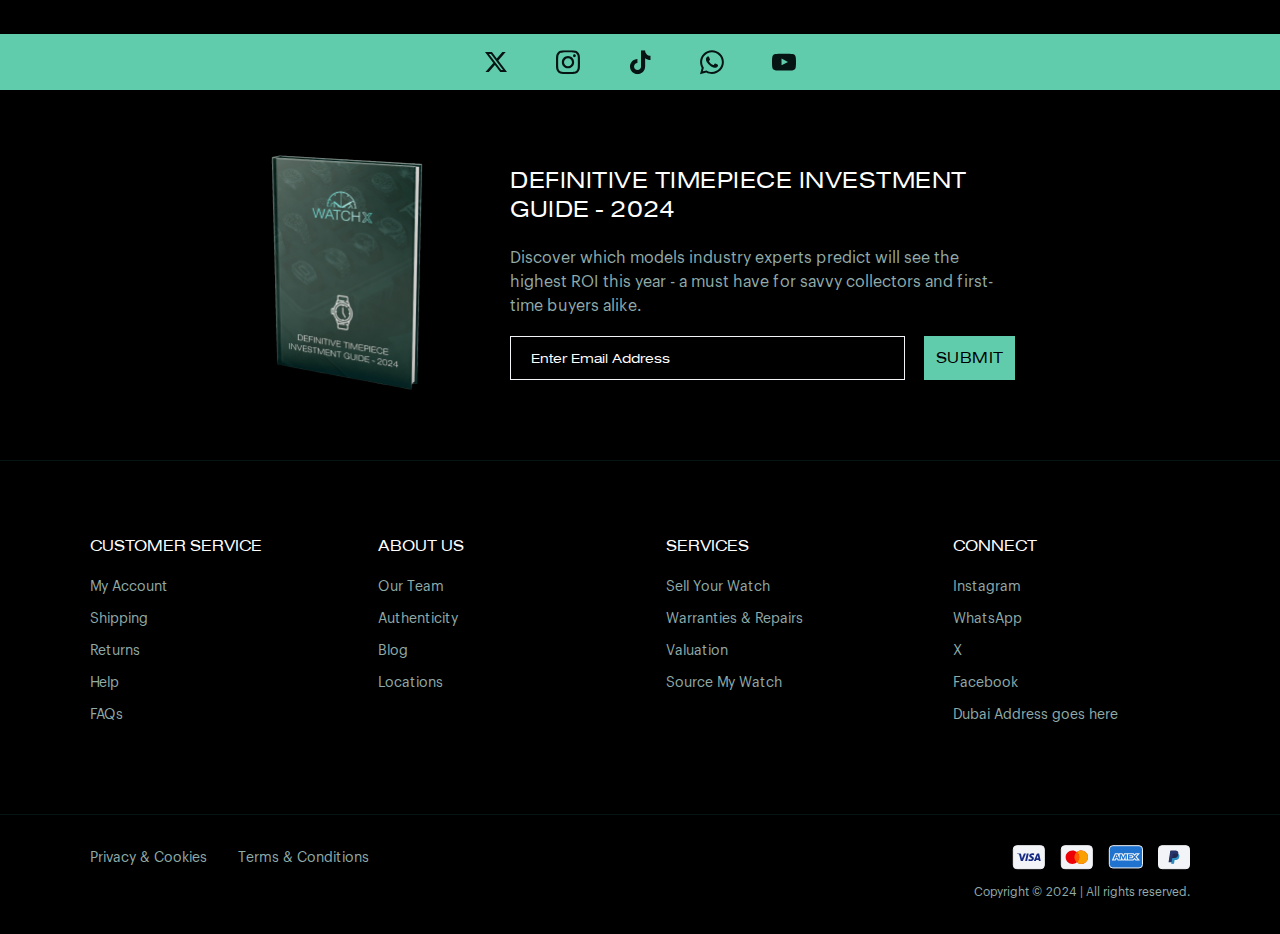
<file: category-inner.html>
<!doctype html>
<html lang="en">
<head>
	<meta charset="UTF-8">
	<meta name="viewport"
				content="width=device-width, user-scalable=no, initial-scale=1.0, maximum-scale=1.0, minimum-scale=1.0">
	<meta http-equiv="X-UA-Compatible" content="ie=edge">
	<title>WatchX</title>

	
	<!-- Main style -->
	<link rel="stylesheet" href="css/normalize.css"/>
	<link rel="stylesheet" href="css/font.css"/>
	<link rel="stylesheet" href="css/jquery.fancybox.min.css"/>
	<link rel="stylesheet" type="text/css" href="css/nice-select.css"/>
	<link rel="stylesheet" type="text/css" href="css/swiper.min.css"/>
	<link rel="stylesheet" type="text/css" href="css/styles.css"/>
	<link rel="stylesheet" type="text/css" href="css/responsive.css"/>
	
</head>
<body>

  <header>
		<div class="top-info-line">
			<div class="content-width">
				<div class="lang-wrap">
					<a href="#"><img src="img/flag-1.svg" alt="">£ (GBP)</a>
					<ul class="lang-list">
						<li><a href="#"><img src="img/flag-1.svg" alt="">£ (GBP)</a></li>
						<li><a href="#"><img src="img/flag-1.svg" alt="">£ (GBP)</a></li>
					</ul>
				</div>
				<div class="top-info">
					<ul>
						<li>
							<a href="#"><img src="img/icon-1-1.svg" alt="">FREE WATCH POLISH</a>
						</li>
						<li>
							<a href="#"><img src="img/icon-1-2.svg" alt="">INSURED SPECIAL DELIVERY</a>
						</li>
						<li>
							<a href="#"><img src="img/icon-1-3.svg" alt="">RATED 5 STARS</a>
						</li>
					</ul>
				</div>
				<div class="tel-wrap">
					<a href="#"><img src="img/icon-2.svg" alt="">ENQUIRE</a>
				</div>
			</div>
		</div>
		<div class="top-line">
			<div class="content-width">
				<div class="open-menu">
					<a href="#">
						<span></span>
						<span></span>
						<span></span>
					</a>
				</div>
				<div class="logo-wrap">
					<a href="index.html">
						<img src="img/logo.svg" alt="">
						<img src="img/logo-mob.svg" alt="" class="mob">
					</a>
				</div>
				<nav class="top-menu">
					<ul>
						<li><a href="#">Buy</a></li>
						<li><a href="#">Sell</a></li>
						<li><a href="#">Exchange</a></li>
						<li><a href="#">Valuation</a></li>
						<li><a href="#">Authentication</a></li>
						<li><a href="#">Repair</a></li>
						<li><a href="#">contact</a></li>
					</ul>
				</nav>
				<div class="icon-wrap">
					<div class="search-wrap">
						<a href="#">
							<img src="img/icon-3-1.svg" alt="">
						</a>
					</div>
					<div class="user-wrap">
						<a href="#">
							<img src="img/icon-3-2.svg" alt="">
						</a>
					</div>
					<div class="cart-wrap">
						<a href="#">
							<img src="img/icon-3-3.svg" alt="">
						</a>
					</div>
				</div>
			</div>
		</div>
  </header>

	<div class="menu-responsive" id="menu-responsive" style="display: none">
		<div class="top">
			<div class="close-menu">
				<a href="#"><img src="img/close-popup.svg" alt=""></a>
			</div>
		</div>
		<div class="wrap">
			<div class="logo-wrap">
				<a href="index.html">
					<img src="img/logo.svg" alt="">
				</a>
			</div>
			<nav class="mob-menu-land">
				<ul>
					<li><a href="#">Buy</a></li>
					<li><a href="#">Sell</a></li>
					<li><a href="#">Exchange</a></li>
					<li><a href="#">Valuation</a></li>
					<li><a href="#">Authentication</a></li>
					<li><a href="#">Repair</a></li>
					<li><a href="#">contact</a></li>
				</ul>

			</nav>
		</div>
	</div>

	<main>

		<section class="category-inner-banner">
			<div class="bg">
				<img src="img/bg-6.jpg" alt="">
			</div>
			<div class="content-width">
				<div class="text-wrap">
					<h1>Rolex</h1>
				</div>
			</div>
		</section>

		<section class="product-search">
			<div class="sort-line-wrap">
				<div class="content-width">
					<div class="sort-line">
						<ul class="breadcrumb">
							<li><a href="index.html">Home</a></li>
							<li><a href="index.html"><span>></span> Buy</a></li>
							<li><span>•</span>61 Results</li>
						</ul>
						<div class="right-wrap">
							<div class="select-block ">
								<label class="form-label" for="select-1"></label>
								<select id="select-1">
									<option value="0">Best selling</option>
									<option value="1">A-Z</option>
									<option value="2">Z-A</option>
								</select>
							</div>
							<div class="filer-btn">
								<a href="#filter" class="fancybox-filter"><img src="img/icon-17.svg" alt="">view filters</a>
							</div>
						</div>
					</div>
				</div>
			</div>

			<div class="content-width content-top">
				<div class="content">
					<div class="product-item ">
						<figure>
							<a href="#"><img src="img/img-2-3.jpg" alt=""></a>
						</figure>
						<div class="text">
							<h6 class="title">AUDEMARS PIGUET</h6>
							<p class="info">Royal Oak 26331ST</p>
							<p class="cost">£55,240.00
								<sup>Incl. VAT</sup></p>
							<div class="btn-wrap">
								<a href="#" class="btn-default">Enquire now</a>
							</div>
						</div>
					</div>
					<div class="product-item ">
						<figure>
							<a href="#"><img src="img/img-2-4.jpg" alt=""></a>
						</figure>
						<div class="text">
							<h6 class="title">RICHARD MILLE</h6>
							<p class="info">67-01 Rose Gold</p>
							<p class="cost">£55,240.00
								<sup>Incl. VAT</sup></p>
							<div class="btn-wrap">
								<a href="#" class="btn-default">Enquire now</a>
							</div>
						</div>
					</div>
					<div class="product-item ">
						<figure>
							<a href="#"><img src="img/img-2-1.jpg" alt=""></a>
						</figure>
						<div class="text">
							<h6 class="title">ROLEX</h6>
							<p class="info">GMT-Master II Pepsi</p>
							<p class="cost">POA</p>
							<div class="btn-wrap">
								<a href="#" class="btn-default">Enquire now</a>
							</div>
						</div>
					</div>
					<div class="product-item ">
						<figure>
							<a href="#"><img src="img/img-2-2.jpg" alt=""></a>
						</figure>
						<div class="text">
							<h6 class="title">RICHARD MILLE</h6>
							<p class="info">Rn029 Le Mans</p>
							<p class="cost">£55,240.00
								<sup>Incl. VAT</sup></p>
							<div class="btn-wrap">
								<a href="#" class="btn-default">Enquire now</a>
							</div>
						</div>
					</div>
					<div class="product-item ">
						<figure>
							<a href="#"><img src="img/img-2-3.jpg" alt=""></a>
						</figure>
						<div class="text">
							<h6 class="title">AUDEMARS PIGUET</h6>
							<p class="info">Royal Oak 26331ST</p>
							<p class="cost">£55,240.00
								<sup>Incl. VAT</sup></p>
							<div class="btn-wrap">
								<a href="#" class="btn-default">Enquire now</a>
							</div>
						</div>
					</div>
					<div class="product-item ">
						<figure>
							<a href="#"><img src="img/img-2-4.jpg" alt=""></a>
						</figure>
						<div class="text">
							<h6 class="title">RICHARD MILLE</h6>
							<p class="info">67-01 Rose Gold</p>
							<p class="cost">£55,240.00
								<sup>Incl. VAT</sup></p>
							<div class="btn-wrap">
								<a href="#" class="btn-default">Enquire now</a>
							</div>
						</div>
					</div>
					<div class="product-item ">
						<figure>
							<a href="#"><img src="img/img-2-1.jpg" alt=""></a>
						</figure>
						<div class="text">
							<h6 class="title">ROLEX</h6>
							<p class="info">GMT-Master II Pepsi</p>
							<p class="cost">POA</p>
							<div class="btn-wrap">
								<a href="#" class="btn-default">Enquire now</a>
							</div>
						</div>
					</div>
					<div class="product-item ">
						<figure>
							<a href="#"><img src="img/img-2-2.jpg" alt=""></a>
						</figure>
						<div class="text">
							<h6 class="title">RICHARD MILLE</h6>
							<p class="info">Rn029 Le Mans</p>
							<p class="cost">£55,240.00
								<sup>Incl. VAT</sup></p>
							<div class="btn-wrap">
								<a href="#" class="btn-default">Enquire now</a>
							</div>
						</div>
					</div>
				</div>
				<div class="pagination-wrap">
					<ul class="pagination">
						<li class="active"><a href="#"><img src="img/icon-18.svg" alt="">Prev</a></li>
						<li><span>1</span></li>
						<li><a href="#">2</a></li>
						<li><a href="#">Next<img src="img/icon-18.svg" alt=""></a></li>
					</ul>
				</div>
			</div>
		</section>






		
		<section class="soc-block">
			<div class="content-width">
				<ul>
					<li><a href="#"><img src="img/icon-7-1.svg" alt=""></a></li>
					<li><a href="#"><img src="img/icon-7-2.svg" alt=""></a></li>
					<li><a href="#"><img src="img/icon-7-3.svg" alt=""></a></li>
					<li><a href="#"><img src="img/icon-7-4.svg" alt=""></a></li>
					<li><a href="#"><img src="img/icon-7-5.svg" alt=""></a></li>
				</ul>
			</div>
		</section>

		<section class="download-block">
			<div class="content-width">
				<div class="content">
					<figure>
						<img src="img/img-6.png" alt="">
					</figure>
					<div class="text">
						<h2 class="title-h3">Definitive Timepiece Investment Guide - 2024</h2>
						<p>Discover which models industry experts predict will see the highest ROI this year - a must have for savvy collectors and first-time buyers alike.</p>
						<form action="#">
							<div class="form-wrap">
								<div class="input-wrap">
									<label for="email"></label>
									<input type="email" id="email" name="email" placeholder="Enter Email Address">
								</div>
								<button type="submit" class="btn-default">SUBMIT</button>
							</div>
						</form>

					</div>
				</div>
			</div>
		</section>

	</main>

  <footer>
    <div class="content-width">
			<div class="content">
				<div class="item item-1">
					<ul>
						<li><h6><a href="#">Customer service</a></h6></li>
						<li><a href="#">My Account</a></li>
						<li><a href="#">Shipping</a></li>
						<li><a href="#">Returns</a></li>
						<li><a href="#">Help</a></li>
						<li><a href="#">FAQs</a></li>
					</ul>
				</div>
				<div class="item item-2">
					<ul>
						<li><h6><a href="#">About us</a></h6></li>
						<li><a href="#">Our Team</a></li>
						<li><a href="#">Authenticity</a></li>
						<li><a href="#">Blog</a></li>
						<li><a href="#">Locations</a></li>
					</ul>
				</div>
				<div class="item item-3">
					<ul>
						<li><h6><a href="#">Services</a></h6></li>
						<li><a href="#">Sell Your Watch</a></li>
						<li><a href="#">Warranties & Repairs</a></li>
						<li><a href="#">Valuation</a></li>
						<li><a href="#">Source My Watch</a></li>
					</ul>
				</div>
				<div class="item item-4">
					<ul>
						<li><h6><a href="#">Connect</a></h6></li>
						<li><a href="#">Instagram</a></li>
						<li><a href="#">WhatsApp</a></li>
						<li><a href="#">X</a></li>
						<li><a href="#">Facebook</a></li>
						<li><a href="#">Dubai Address goes here</a></li>
					</ul>
				</div>
			</div>
    </div>
		<div class="bottom">
			<div class="content-width">
				<ul class="menu">
					<li><a href="#">Privacy & Cookies</a></li>
					<li><a href="#">Terms & Conditions</a></li>
				</ul>
				<div class="cart-wrap">
					<ul class="list">
						<li><a href="#"><img src="img/icon-8-1.svg" alt=""></a></li>
						<li><a href="#"><img src="img/icon-8-2.svg" alt=""></a></li>
						<li><a href="#"><img src="img/icon-8-3.svg" alt=""></a></li>
						<li><a href="#"><img src="img/icon-8-4.svg" alt=""></a></li>
					</ul>
					<p>Copyright ©  2024 | All rights reserved.</p>
				</div>
			</div>
		</div>
  </footer>







  <script src="js/jquery.min.js"></script>
	<script src="js/swiper.js"></script>
	<script src="js/jquery.fancybox.min.js"></script>
	<script src="js/jquery.nice-select.min.js"></script>
	<script src="js/jquery.sticky.js"></script>
	<script src="js/script.js"></script>
</body>
</html>
</file>
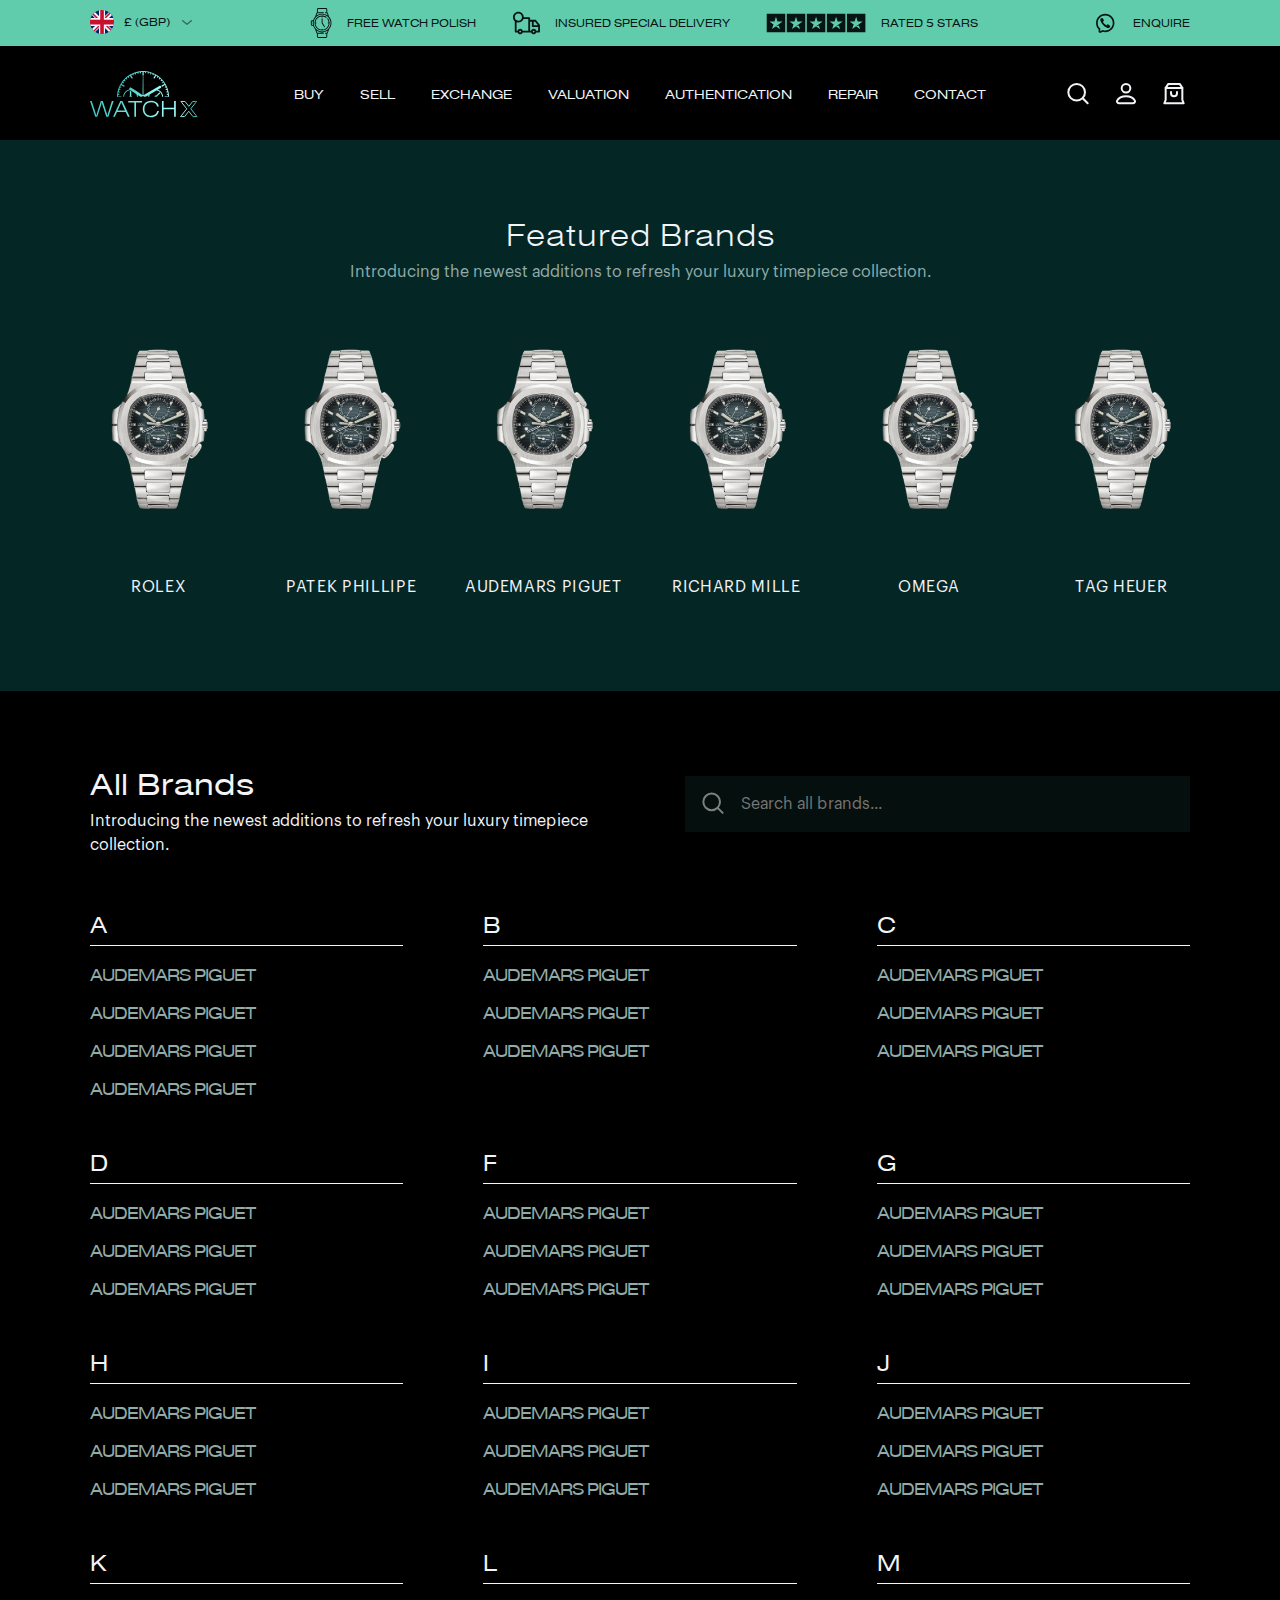
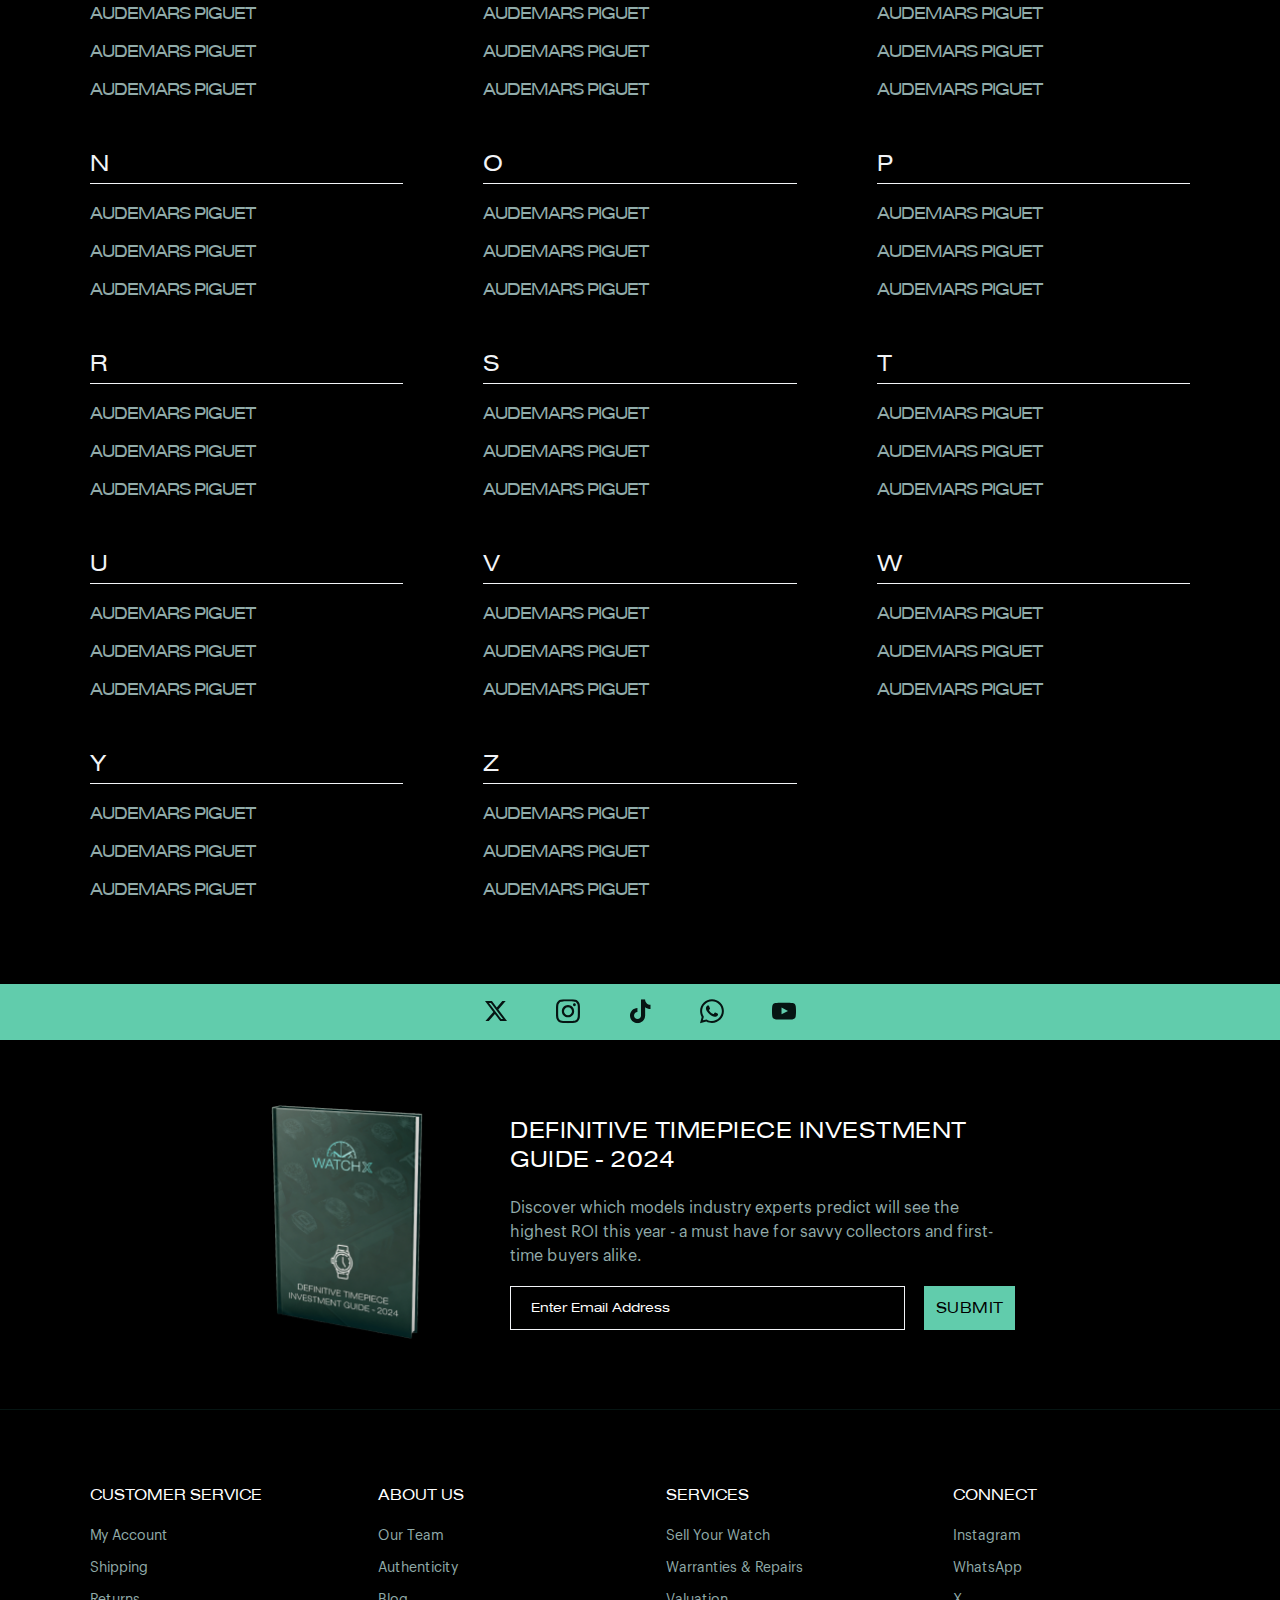
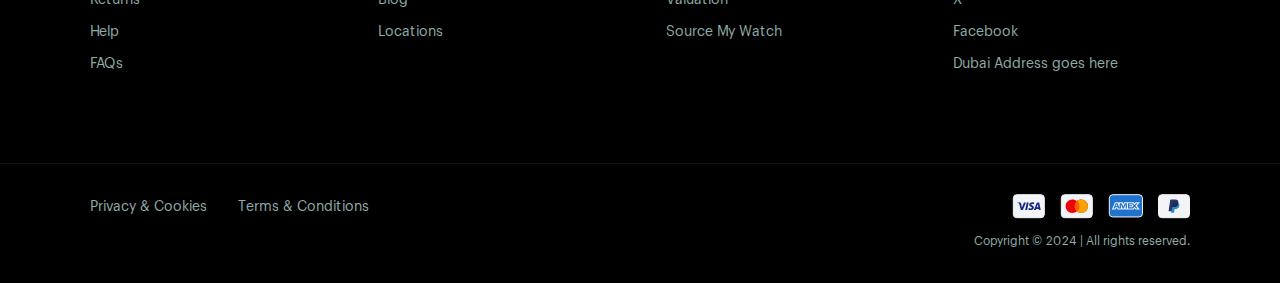
<file: category.html>
<!doctype html>
<html lang="en">
<head>
	<meta charset="UTF-8">
	<meta name="viewport"
				content="width=device-width, user-scalable=no, initial-scale=1.0, maximum-scale=1.0, minimum-scale=1.0">
	<meta http-equiv="X-UA-Compatible" content="ie=edge">
	<title>WatchX</title>

	
	<!-- Main style -->
	<link rel="stylesheet" href="css/normalize.css"/>
	<link rel="stylesheet" href="css/font.css"/>
	<link rel="stylesheet" href="css/jquery.fancybox.min.css"/>
	<link rel="stylesheet" type="text/css" href="css/nice-select.css"/>
	<link rel="stylesheet" type="text/css" href="css/swiper.min.css"/>
	<link rel="stylesheet" type="text/css" href="css/styles.css"/>
	<link rel="stylesheet" type="text/css" href="css/responsive.css"/>
	
</head>
<body>

  <header>
		<div class="top-info-line">
			<div class="content-width">
				<div class="lang-wrap">
					<a href="#"><img src="img/flag-1.svg" alt="">£ (GBP)</a>
					<ul class="lang-list">
						<li><a href="#"><img src="img/flag-1.svg" alt="">£ (GBP)</a></li>
						<li><a href="#"><img src="img/flag-1.svg" alt="">£ (GBP)</a></li>
					</ul>
				</div>
				<div class="top-info">
					<ul>
						<li>
							<a href="#"><img src="img/icon-1-1.svg" alt="">FREE WATCH POLISH</a>
						</li>
						<li>
							<a href="#"><img src="img/icon-1-2.svg" alt="">INSURED SPECIAL DELIVERY</a>
						</li>
						<li>
							<a href="#"><img src="img/icon-1-3.svg" alt="">RATED 5 STARS</a>
						</li>
					</ul>
				</div>
				<div class="tel-wrap">
					<a href="#"><img src="img/icon-2.svg" alt="">ENQUIRE</a>
				</div>
			</div>
		</div>
		<div class="top-line">
			<div class="content-width">
				<div class="open-menu">
					<a href="#">
						<span></span>
						<span></span>
						<span></span>
					</a>
				</div>
				<div class="logo-wrap">
					<a href="index.html">
						<img src="img/logo.svg" alt="">
						<img src="img/logo-mob.svg" alt="" class="mob">
					</a>
				</div>
				<nav class="top-menu">
					<ul>
						<li><a href="#">Buy</a></li>
						<li><a href="#">Sell</a></li>
						<li><a href="#">Exchange</a></li>
						<li><a href="#">Valuation</a></li>
						<li><a href="#">Authentication</a></li>
						<li><a href="#">Repair</a></li>
						<li><a href="#">contact</a></li>
					</ul>
				</nav>
				<div class="icon-wrap">
					<div class="search-wrap">
						<a href="#">
							<img src="img/icon-3-1.svg" alt="">
						</a>
					</div>
					<div class="user-wrap">
						<a href="#">
							<img src="img/icon-3-2.svg" alt="">
						</a>
					</div>
					<div class="cart-wrap">
						<a href="#">
							<img src="img/icon-3-3.svg" alt="">
						</a>
					</div>
				</div>
			</div>
		</div>
  </header>

	<div class="menu-responsive" id="menu-responsive" style="display: none">
		<div class="top">
			<div class="close-menu">
				<a href="#"><img src="img/close-popup.svg" alt=""></a>
			</div>
		</div>
		<div class="wrap">
			<div class="logo-wrap">
				<a href="index.html">
					<img src="img/logo.svg" alt="">
				</a>
			</div>
			<nav class="mob-menu-land">
				<ul>
					<li><a href="#">Buy</a></li>
					<li><a href="#">Sell</a></li>
					<li><a href="#">Exchange</a></li>
					<li><a href="#">Valuation</a></li>
					<li><a href="#">Authentication</a></li>
					<li><a href="#">Repair</a></li>
					<li><a href="#">contact</a></li>
				</ul>

			</nav>
		</div>
	</div>

	<main>

		<section class="category-banner">
			<div class="content-width">
				<div class="text-wrap">
					<h1>Featured Brands</h1>
					<p>Introducing the newest additions to refresh your luxury timepiece collection.</p>
					<ul class="list-brand">
						<li>
							<a href="#">
								<figure>
									<img src="img/img-10.png" alt="">
								</figure>
								<div class="text">
									<p>ROLEX</p>
								</div>
							</a>
						</li>
						<li>
							<a href="#">
								<figure>
									<img src="img/img-10.png" alt="">
								</figure>
								<div class="text">
									<p>PatEK PHIllipe</p>
								</div>
							</a>
						</li>
						<li>
							<a href="#">
								<figure>
									<img src="img/img-10.png" alt="">
								</figure>
								<div class="text">
									<p>AUDEMARS PIGUET</p>
								</div>
							</a>
						</li>
						<li>
							<a href="#">
								<figure>
									<img src="img/img-10.png" alt="">
								</figure>
								<div class="text">
									<p>richard mille</p>
								</div>
							</a>
						</li>
						<li>
							<a href="#">
								<figure>
									<img src="img/img-10.png" alt="">
								</figure>
								<div class="text">
									<p>omega</p>
								</div>
							</a>
						</li>
						<li>
							<a href="#">
								<figure>
									<img src="img/img-10.png" alt="">
								</figure>
								<div class="text">
									<p>tag heuer</p>
								</div>
							</a>
						</li>
					</ul>
				</div>
			</div>
		</section>

		<section class="search-brand">
			<div class="content-width">
				<div class="title-wrap">
					<div class="title">
						<h2 class="title-h2">All Brands</h2>
						<p>Introducing the newest additions to refresh your luxury timepiece collection.</p>
					</div>
					<div class="form-wrap form-search">
						<form action="#">
							<label for="search"></label>
							<input type="search" name="search" id="search" placeholder="Search all brands...">
							<button type="submit" class="btn"><img src="img/icon-search.svg" alt=""></button>
						</form>
					</div>
				</div>
				<div class="content">
					<div class="item">
						<h6 class="title-item">A</h6>
						<ul>
							<li><a href="#">AUDEMARS PIGUET</a></li>
							<li><a href="#">AUDEMARS PIGUET</a></li>
							<li><a href="#">AUDEMARS PIGUET</a></li>
							<li><a href="#">AUDEMARS PIGUET</a></li>
						</ul>
					</div>
					<div class="item">
						<h6 class="title-item">B</h6>
						<ul>
							<li><a href="#">AUDEMARS PIGUET</a></li>
							<li><a href="#">AUDEMARS PIGUET</a></li>
							<li><a href="#">AUDEMARS PIGUET</a></li>
						</ul>
					</div>
					<div class="item">
						<h6 class="title-item">C</h6>
						<ul>
							<li><a href="#">AUDEMARS PIGUET</a></li>
							<li><a href="#">AUDEMARS PIGUET</a></li>
							<li><a href="#">AUDEMARS PIGUET</a></li>
						</ul>
					</div>
					<div class="item">
						<h6 class="title-item">D</h6>
						<ul>
							<li><a href="#">AUDEMARS PIGUET</a></li>
							<li><a href="#">AUDEMARS PIGUET</a></li>
							<li><a href="#">AUDEMARS PIGUET</a></li>
						</ul>
					</div>
					<div class="item">
						<h6 class="title-item">F</h6>
						<ul>
							<li><a href="#">AUDEMARS PIGUET</a></li>
							<li><a href="#">AUDEMARS PIGUET</a></li>
							<li><a href="#">AUDEMARS PIGUET</a></li>
						</ul>
					</div>
					<div class="item">
						<h6 class="title-item">G</h6>
						<ul>
							<li><a href="#">AUDEMARS PIGUET</a></li>
							<li><a href="#">AUDEMARS PIGUET</a></li>
							<li><a href="#">AUDEMARS PIGUET</a></li>
						</ul>
					</div>
					<div class="item">
						<h6 class="title-item">H</h6>
						<ul>
							<li><a href="#">AUDEMARS PIGUET</a></li>
							<li><a href="#">AUDEMARS PIGUET</a></li>
							<li><a href="#">AUDEMARS PIGUET</a></li>
						</ul>
					</div>
					<div class="item">
						<h6 class="title-item">I</h6>
						<ul>
							<li><a href="#">AUDEMARS PIGUET</a></li>
							<li><a href="#">AUDEMARS PIGUET</a></li>
							<li><a href="#">AUDEMARS PIGUET</a></li>
						</ul>
					</div>
					<div class="item">
						<h6 class="title-item">J</h6>
						<ul>
							<li><a href="#">AUDEMARS PIGUET</a></li>
							<li><a href="#">AUDEMARS PIGUET</a></li>
							<li><a href="#">AUDEMARS PIGUET</a></li>
						</ul>
					</div>
					<div class="item">
						<h6 class="title-item">K</h6>
						<ul>
							<li><a href="#">AUDEMARS PIGUET</a></li>
							<li><a href="#">AUDEMARS PIGUET</a></li>
							<li><a href="#">AUDEMARS PIGUET</a></li>
						</ul>
					</div>
					<div class="item">
						<h6 class="title-item">L</h6>
						<ul>
							<li><a href="#">AUDEMARS PIGUET</a></li>
							<li><a href="#">AUDEMARS PIGUET</a></li>
							<li><a href="#">AUDEMARS PIGUET</a></li>
						</ul>
					</div>
					<div class="item">
						<h6 class="title-item">M</h6>
						<ul>
							<li><a href="#">AUDEMARS PIGUET</a></li>
							<li><a href="#">AUDEMARS PIGUET</a></li>
							<li><a href="#">AUDEMARS PIGUET</a></li>
						</ul>
					</div>
					<div class="item">
						<h6 class="title-item">N</h6>
						<ul>
							<li><a href="#">AUDEMARS PIGUET</a></li>
							<li><a href="#">AUDEMARS PIGUET</a></li>
							<li><a href="#">AUDEMARS PIGUET</a></li>
						</ul>
					</div>
					<div class="item">
						<h6 class="title-item">O</h6>
						<ul>
							<li><a href="#">AUDEMARS PIGUET</a></li>
							<li><a href="#">AUDEMARS PIGUET</a></li>
							<li><a href="#">AUDEMARS PIGUET</a></li>
						</ul>
					</div>
					<div class="item">
						<h6 class="title-item">P</h6>
						<ul>
							<li><a href="#">AUDEMARS PIGUET</a></li>
							<li><a href="#">AUDEMARS PIGUET</a></li>
							<li><a href="#">AUDEMARS PIGUET</a></li>
						</ul>
					</div>
					<div class="item">
						<h6 class="title-item">R</h6>
						<ul>
							<li><a href="#">AUDEMARS PIGUET</a></li>
							<li><a href="#">AUDEMARS PIGUET</a></li>
							<li><a href="#">AUDEMARS PIGUET</a></li>
						</ul>
					</div>
					<div class="item">
						<h6 class="title-item">S</h6>
						<ul>
							<li><a href="#">AUDEMARS PIGUET</a></li>
							<li><a href="#">AUDEMARS PIGUET</a></li>
							<li><a href="#">AUDEMARS PIGUET</a></li>
						</ul>
					</div>
					<div class="item">
						<h6 class="title-item">T</h6>
						<ul>
							<li><a href="#">AUDEMARS PIGUET</a></li>
							<li><a href="#">AUDEMARS PIGUET</a></li>
							<li><a href="#">AUDEMARS PIGUET</a></li>
						</ul>
					</div>
					<div class="item">
						<h6 class="title-item">U</h6>
						<ul>
							<li><a href="#">AUDEMARS PIGUET</a></li>
							<li><a href="#">AUDEMARS PIGUET</a></li>
							<li><a href="#">AUDEMARS PIGUET</a></li>
						</ul>
					</div>
					<div class="item">
						<h6 class="title-item">V</h6>
						<ul>
							<li><a href="#">AUDEMARS PIGUET</a></li>
							<li><a href="#">AUDEMARS PIGUET</a></li>
							<li><a href="#">AUDEMARS PIGUET</a></li>
						</ul>
					</div>
					<div class="item">
						<h6 class="title-item">W</h6>
						<ul>
							<li><a href="#">AUDEMARS PIGUET</a></li>
							<li><a href="#">AUDEMARS PIGUET</a></li>
							<li><a href="#">AUDEMARS PIGUET</a></li>
						</ul>
					</div>
					<div class="item">
						<h6 class="title-item">Y</h6>
						<ul>
							<li><a href="#">AUDEMARS PIGUET</a></li>
							<li><a href="#">AUDEMARS PIGUET</a></li>
							<li><a href="#">AUDEMARS PIGUET</a></li>
						</ul>
					</div>
					<div class="item">
						<h6 class="title-item">Z</h6>
						<ul>
							<li><a href="#">AUDEMARS PIGUET</a></li>
							<li><a href="#">AUDEMARS PIGUET</a></li>
							<li><a href="#">AUDEMARS PIGUET</a></li>
						</ul>
					</div>
				</div>
			</div>
		</section>


		
		<section class="soc-block">
			<div class="content-width">
				<ul>
					<li><a href="#"><img src="img/icon-7-1.svg" alt=""></a></li>
					<li><a href="#"><img src="img/icon-7-2.svg" alt=""></a></li>
					<li><a href="#"><img src="img/icon-7-3.svg" alt=""></a></li>
					<li><a href="#"><img src="img/icon-7-4.svg" alt=""></a></li>
					<li><a href="#"><img src="img/icon-7-5.svg" alt=""></a></li>
				</ul>
			</div>
		</section>

		<section class="download-block">
			<div class="content-width">
				<div class="content">
					<figure>
						<img src="img/img-6.png" alt="">
					</figure>
					<div class="text">
						<h2 class="title-h3">Definitive Timepiece Investment Guide - 2024</h2>
						<p>Discover which models industry experts predict will see the highest ROI this year - a must have for savvy collectors and first-time buyers alike.</p>
						<form action="#">
							<div class="form-wrap">
								<div class="input-wrap">
									<label for="email"></label>
									<input type="email" id="email" name="email" placeholder="Enter Email Address">
								</div>
								<button type="submit" class="btn-default">SUBMIT</button>
							</div>
						</form>

					</div>
				</div>
			</div>
		</section>

	</main>

  <footer>
    <div class="content-width">
			<div class="content">
				<div class="item item-1">
					<ul>
						<li><h6><a href="#">Customer service</a></h6></li>
						<li><a href="#">My Account</a></li>
						<li><a href="#">Shipping</a></li>
						<li><a href="#">Returns</a></li>
						<li><a href="#">Help</a></li>
						<li><a href="#">FAQs</a></li>
					</ul>
				</div>
				<div class="item item-2">
					<ul>
						<li><h6><a href="#">About us</a></h6></li>
						<li><a href="#">Our Team</a></li>
						<li><a href="#">Authenticity</a></li>
						<li><a href="#">Blog</a></li>
						<li><a href="#">Locations</a></li>
					</ul>
				</div>
				<div class="item item-3">
					<ul>
						<li><h6><a href="#">Services</a></h6></li>
						<li><a href="#">Sell Your Watch</a></li>
						<li><a href="#">Warranties & Repairs</a></li>
						<li><a href="#">Valuation</a></li>
						<li><a href="#">Source My Watch</a></li>
					</ul>
				</div>
				<div class="item item-4">
					<ul>
						<li><h6><a href="#">Connect</a></h6></li>
						<li><a href="#">Instagram</a></li>
						<li><a href="#">WhatsApp</a></li>
						<li><a href="#">X</a></li>
						<li><a href="#">Facebook</a></li>
						<li><a href="#">Dubai Address goes here</a></li>
					</ul>
				</div>
			</div>
    </div>
		<div class="bottom">
			<div class="content-width">
				<ul class="menu">
					<li><a href="#">Privacy & Cookies</a></li>
					<li><a href="#">Terms & Conditions</a></li>
				</ul>
				<div class="cart-wrap">
					<ul class="list">
						<li><a href="#"><img src="img/icon-8-1.svg" alt=""></a></li>
						<li><a href="#"><img src="img/icon-8-2.svg" alt=""></a></li>
						<li><a href="#"><img src="img/icon-8-3.svg" alt=""></a></li>
						<li><a href="#"><img src="img/icon-8-4.svg" alt=""></a></li>
					</ul>
					<p>Copyright ©  2024 | All rights reserved.</p>
				</div>
			</div>
		</div>
  </footer>







  <script src="js/jquery.min.js"></script>
	<script src="js/swiper.js"></script>
	<script src="js/jquery.fancybox.min.js"></script>
	<script src="js/jquery.nice-select.min.js"></script>
	<script src="js/jquery.sticky.js"></script>
	<script src="js/script.js"></script>
</body>
</html>
</file>
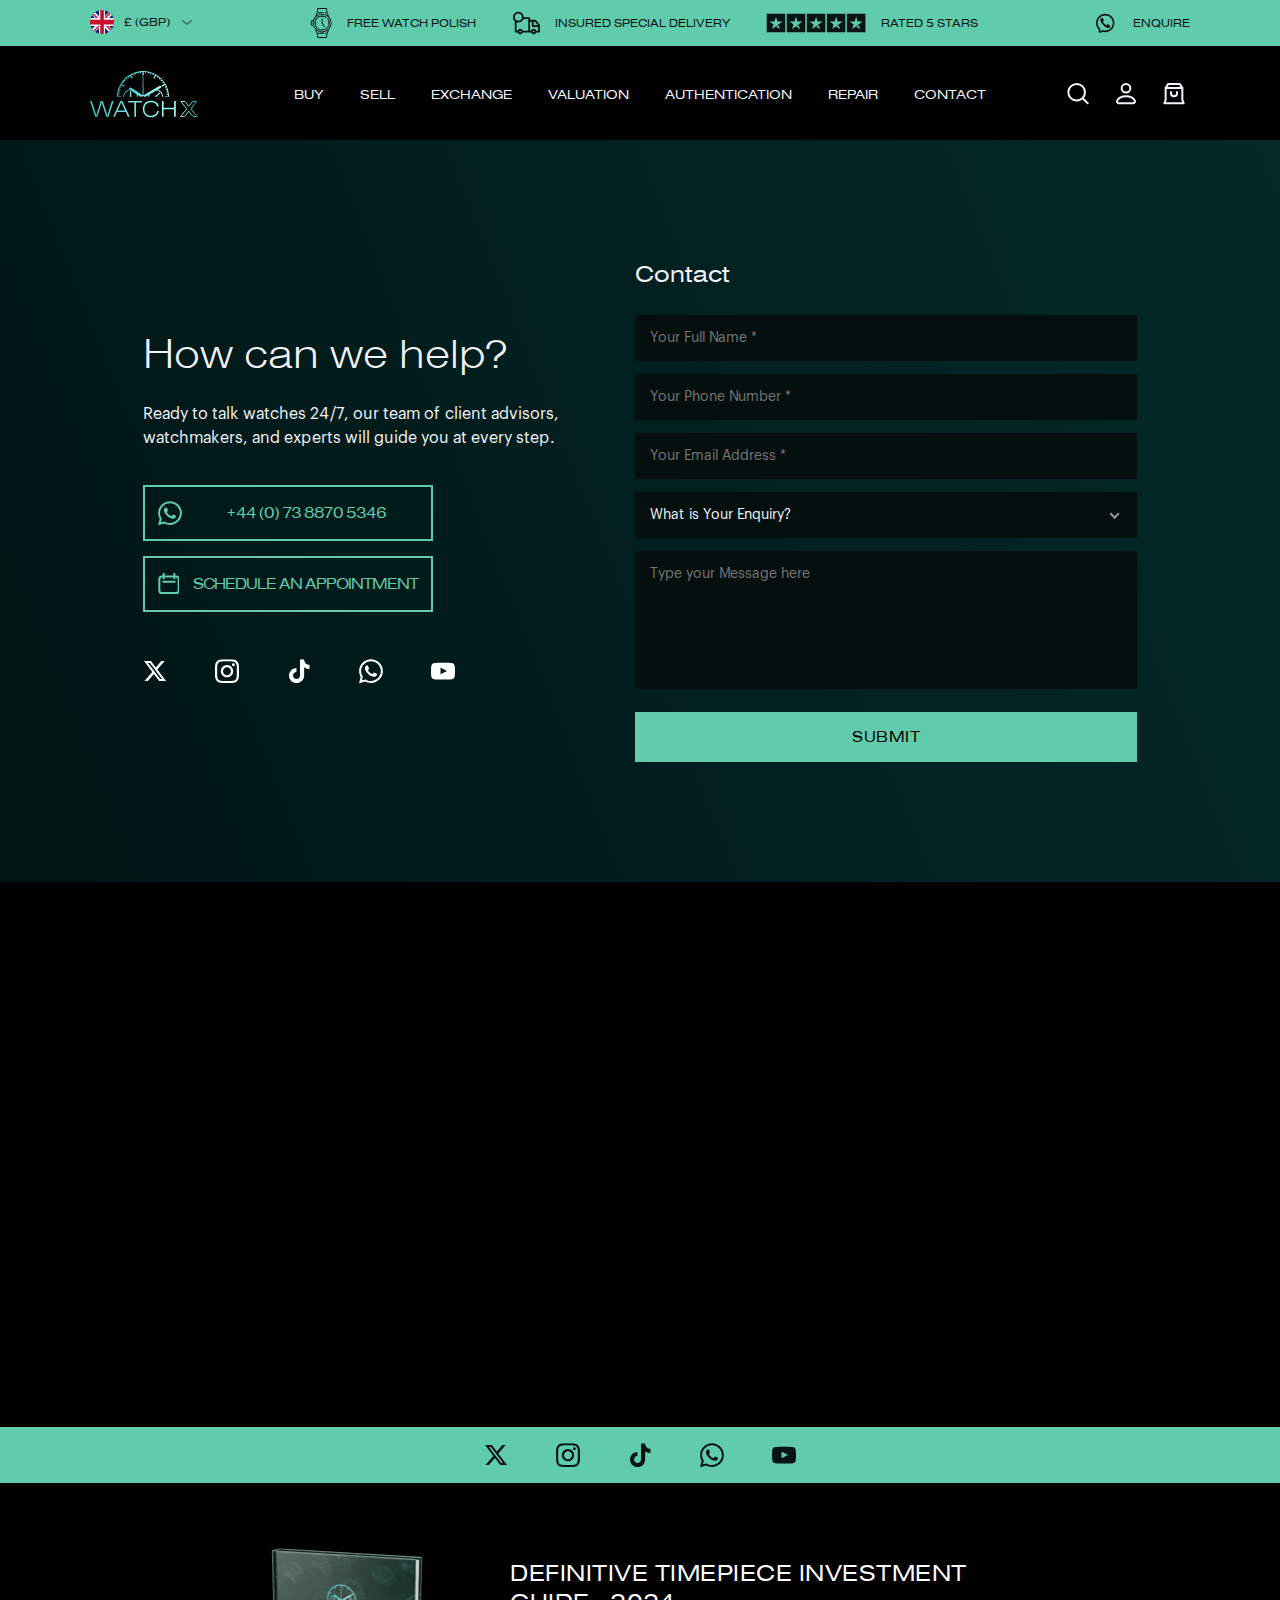
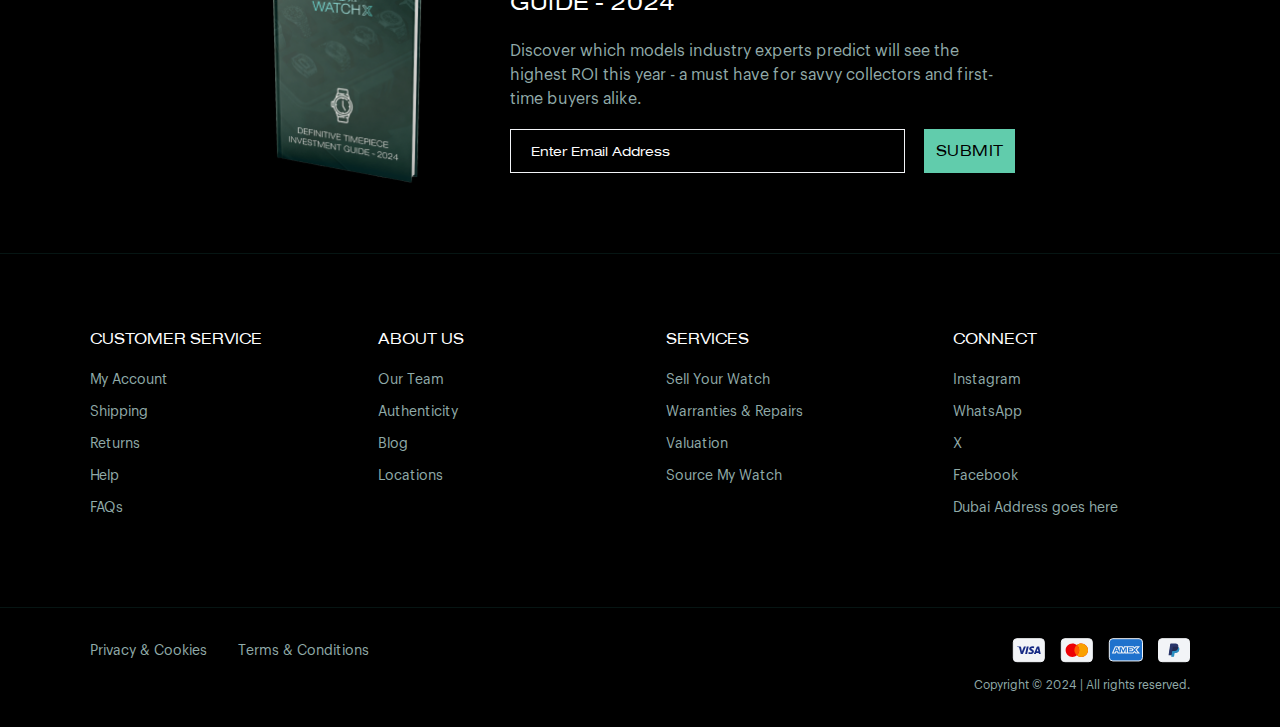
<file: contact.html>
<!doctype html>
<html lang="en">
<head>
	<meta charset="UTF-8">
	<meta name="viewport"
				content="width=device-width, user-scalable=no, initial-scale=1.0, maximum-scale=1.0, minimum-scale=1.0">
	<meta http-equiv="X-UA-Compatible" content="ie=edge">
	<title>WatchX</title>

	
	<!-- Main style -->
	<link rel="stylesheet" href="css/normalize.css"/>
	<link rel="stylesheet" href="css/font.css"/>
	<link rel="stylesheet" href="css/jquery.fancybox.min.css"/>
	<link rel="stylesheet" type="text/css" href="css/nice-select.css"/>
	<link rel="stylesheet" type="text/css" href="css/swiper.min.css"/>
	<link rel="stylesheet" type="text/css" href="css/styles.css"/>
	<link rel="stylesheet" type="text/css" href="css/responsive.css"/>
	
</head>
<body>

  <header>
		<div class="top-info-line">
			<div class="content-width">
				<div class="lang-wrap">
					<a href="#"><img src="img/flag-1.svg" alt="">£ (GBP)</a>
					<ul class="lang-list">
						<li><a href="#"><img src="img/flag-1.svg" alt="">£ (GBP)</a></li>
						<li><a href="#"><img src="img/flag-1.svg" alt="">£ (GBP)</a></li>
					</ul>
				</div>
				<div class="top-info">
					<ul>
						<li>
							<a href="#"><img src="img/icon-1-1.svg" alt="">FREE WATCH POLISH</a>
						</li>
						<li>
							<a href="#"><img src="img/icon-1-2.svg" alt="">INSURED SPECIAL DELIVERY</a>
						</li>
						<li>
							<a href="#"><img src="img/icon-1-3.svg" alt="">RATED 5 STARS</a>
						</li>
					</ul>
				</div>
				<div class="tel-wrap">
					<a href="#"><img src="img/icon-2.svg" alt="">ENQUIRE</a>
				</div>
			</div>
		</div>
		<div class="top-line">
			<div class="content-width">
				<div class="open-menu">
					<a href="#">
						<span></span>
						<span></span>
						<span></span>
					</a>
				</div>
				<div class="logo-wrap">
					<a href="index.html">
						<img src="img/logo.svg" alt="">
						<img src="img/logo-mob.svg" alt="" class="mob">
					</a>
				</div>
				<nav class="top-menu">
					<ul>
						<li><a href="#">Buy</a></li>
						<li><a href="#">Sell</a></li>
						<li><a href="#">Exchange</a></li>
						<li><a href="#">Valuation</a></li>
						<li><a href="#">Authentication</a></li>
						<li><a href="#">Repair</a></li>
						<li><a href="#">contact</a></li>
					</ul>
				</nav>
				<div class="icon-wrap">
					<div class="search-wrap">
						<a href="#">
							<img src="img/icon-3-1.svg" alt="">
						</a>
					</div>
					<div class="user-wrap">
						<a href="#">
							<img src="img/icon-3-2.svg" alt="">
						</a>
					</div>
					<div class="cart-wrap">
						<a href="#">
							<img src="img/icon-3-3.svg" alt="">
						</a>
					</div>
				</div>
			</div>
		</div>
  </header>

	<div class="menu-responsive" id="menu-responsive" style="display: none">
		<div class="top">
			<div class="close-menu">
				<a href="#"><img src="img/close-popup.svg" alt=""></a>
			</div>
		</div>
		<div class="wrap">
			<div class="logo-wrap">
				<a href="index.html">
					<img src="img/logo.svg" alt="">
				</a>
			</div>
			<nav class="mob-menu-land">
				<ul>
					<li><a href="#">Buy</a></li>
					<li><a href="#">Sell</a></li>
					<li><a href="#">Exchange</a></li>
					<li><a href="#">Valuation</a></li>
					<li><a href="#">Authentication</a></li>
					<li><a href="#">Repair</a></li>
					<li><a href="#">contact</a></li>
				</ul>

			</nav>
		</div>
	</div>

	<main>

		<section class="contact">
			<div class="content-width">
				<div class="content">
					<div class="title-wrap">
						<h1>How can we help?</h1>
						<p>Ready to talk watches 24/7, our team of client advisors, watchmakers, and experts will guide you at every step.</p>
						<div class="btn-wrap">
							<a href="#" class="btn-default btn-border"><img src="img/icon-14.svg" alt="">+44 (0) 73 8870 5346</a>
							<a href="#" class="btn-default btn-border"><img src="img/icon-15.svg" alt="">Schedule an appointment</a>
						</div>
						<ul class="soc-list">
							<li><a href="#"><img src="img/icon-16-1.svg" alt=""></a></li>
							<li><a href="#"><img src="img/icon-16-2.svg" alt=""></a></li>
							<li><a href="#"><img src="img/icon-16-3.svg" alt=""></a></li>
							<li><a href="#"><img src="img/icon-16-4.svg" alt=""></a></li>
							<li><a href="#"><img src="img/icon-16-5.svg" alt=""></a></li>
						</ul>
					</div>
					<div class="form form-default">
						<h3 class="title-h3">Contact</h3>
						<form action="#">
							<div class="form-wrap">
								<div class="input-wrap">
									<label for="name"></label>
									<input type="text" name="name" id="name" placeholder="Your Full Name *" required>
								</div>
								<div class="input-wrap">
									<label for="tel"></label>
									<input type="number" name="tel" id="tel" class="tel" placeholder="Your Phone Number *" required>
								</div>
								<div class="input-wrap">
									<label for="email-form"></label>
									<input type="email" name="email" id="email-form"  placeholder="Your Email Address *" required>
								</div>
								<div class="input-wrap select-block">
									<label class="form-label" for="select"></label>
									<select id="select">
										<option value="0" disabled selected>What is Your Enquiry?</option>
										<option value="1">1</option>
										<option value="2">2</option>
										<option value="3">3</option>
									</select>
								</div>
								<div class="input-wrap">
									<label for="text"></label>
									<textarea name="text" id="text" placeholder="Type your Message here"></textarea>
								</div>
								<div class="input-wrap-submit">
									<button class="btn-default" type="submit">Submit</button>
								</div>
							</div>
						</form>
					</div>
				</div>
			</div>
		</section>

		<section class="map-iframe">
			<iframe src="https://www.google.com/maps/embed?pb=!1m18!1m12!1m3!1d2440.337477507688!2d-1.5374191!3d52.291728899999995!2m3!1f0!2f0!3f0!3m2!1i1024!2i768!4f13.1!3m3!1m2!1s0x487734ebf44f5ddf%3A0x4269ddbce4e5a19b!2zNDQgV2Fyd2ljayBTdCwgTGVhbWluZ3RvbiBTcGEgQ1YzMiA1SlMsINCS0LXQu9C40LrQvtCx0YDQuNGC0LDQvdC40Y8!5e0!3m2!1sru!2sua!4v1709647690796!5m2!1sru!2sua" width="600" height="450" style="border:0;" allowfullscreen="" loading="lazy" referrerpolicy="no-referrer-when-downgrade"></iframe>
		</section>
		
		<section class="soc-block">
			<div class="content-width">
				<ul>
					<li><a href="#"><img src="img/icon-7-1.svg" alt=""></a></li>
					<li><a href="#"><img src="img/icon-7-2.svg" alt=""></a></li>
					<li><a href="#"><img src="img/icon-7-3.svg" alt=""></a></li>
					<li><a href="#"><img src="img/icon-7-4.svg" alt=""></a></li>
					<li><a href="#"><img src="img/icon-7-5.svg" alt=""></a></li>
				</ul>
			</div>
		</section>

		<section class="download-block">
			<div class="content-width">
				<div class="content">
					<figure>
						<img src="img/img-6.png" alt="">
					</figure>
					<div class="text">
						<h2 class="title-h3">Definitive Timepiece Investment Guide - 2024</h2>
						<p>Discover which models industry experts predict will see the highest ROI this year - a must have for savvy collectors and first-time buyers alike.</p>
						<form action="#">
							<div class="form-wrap">
								<div class="input-wrap">
									<label for="email"></label>
									<input type="email" id="email" name="email" placeholder="Enter Email Address">
								</div>
								<button type="submit" class="btn-default">SUBMIT</button>
							</div>
						</form>

					</div>
				</div>
			</div>
		</section>

	</main>

  <footer>
    <div class="content-width">
			<div class="content">
				<div class="item item-1">
					<ul>
						<li><h6><a href="#">Customer service</a></h6></li>
						<li><a href="#">My Account</a></li>
						<li><a href="#">Shipping</a></li>
						<li><a href="#">Returns</a></li>
						<li><a href="#">Help</a></li>
						<li><a href="#">FAQs</a></li>
					</ul>
				</div>
				<div class="item item-2">
					<ul>
						<li><h6><a href="#">About us</a></h6></li>
						<li><a href="#">Our Team</a></li>
						<li><a href="#">Authenticity</a></li>
						<li><a href="#">Blog</a></li>
						<li><a href="#">Locations</a></li>
					</ul>
				</div>
				<div class="item item-3">
					<ul>
						<li><h6><a href="#">Services</a></h6></li>
						<li><a href="#">Sell Your Watch</a></li>
						<li><a href="#">Warranties & Repairs</a></li>
						<li><a href="#">Valuation</a></li>
						<li><a href="#">Source My Watch</a></li>
					</ul>
				</div>
				<div class="item item-4">
					<ul>
						<li><h6><a href="#">Connect</a></h6></li>
						<li><a href="#">Instagram</a></li>
						<li><a href="#">WhatsApp</a></li>
						<li><a href="#">X</a></li>
						<li><a href="#">Facebook</a></li>
						<li><a href="#">Dubai Address goes here</a></li>
					</ul>
				</div>
			</div>
    </div>
		<div class="bottom">
			<div class="content-width">
				<ul class="menu">
					<li><a href="#">Privacy & Cookies</a></li>
					<li><a href="#">Terms & Conditions</a></li>
				</ul>
				<div class="cart-wrap">
					<ul class="list">
						<li><a href="#"><img src="img/icon-8-1.svg" alt=""></a></li>
						<li><a href="#"><img src="img/icon-8-2.svg" alt=""></a></li>
						<li><a href="#"><img src="img/icon-8-3.svg" alt=""></a></li>
						<li><a href="#"><img src="img/icon-8-4.svg" alt=""></a></li>
					</ul>
					<p>Copyright ©  2024 | All rights reserved.</p>
				</div>
			</div>
		</div>
  </footer>







  <script src="js/jquery.min.js"></script>
	<script src="js/swiper.js"></script>
	<script src="js/jquery.fancybox.min.js"></script>
	<script src="js/jquery.nice-select.min.js"></script>
	<script src="js/jquery.sticky.js"></script>
	<script src="js/script.js"></script>
</body>
</html>
</file>
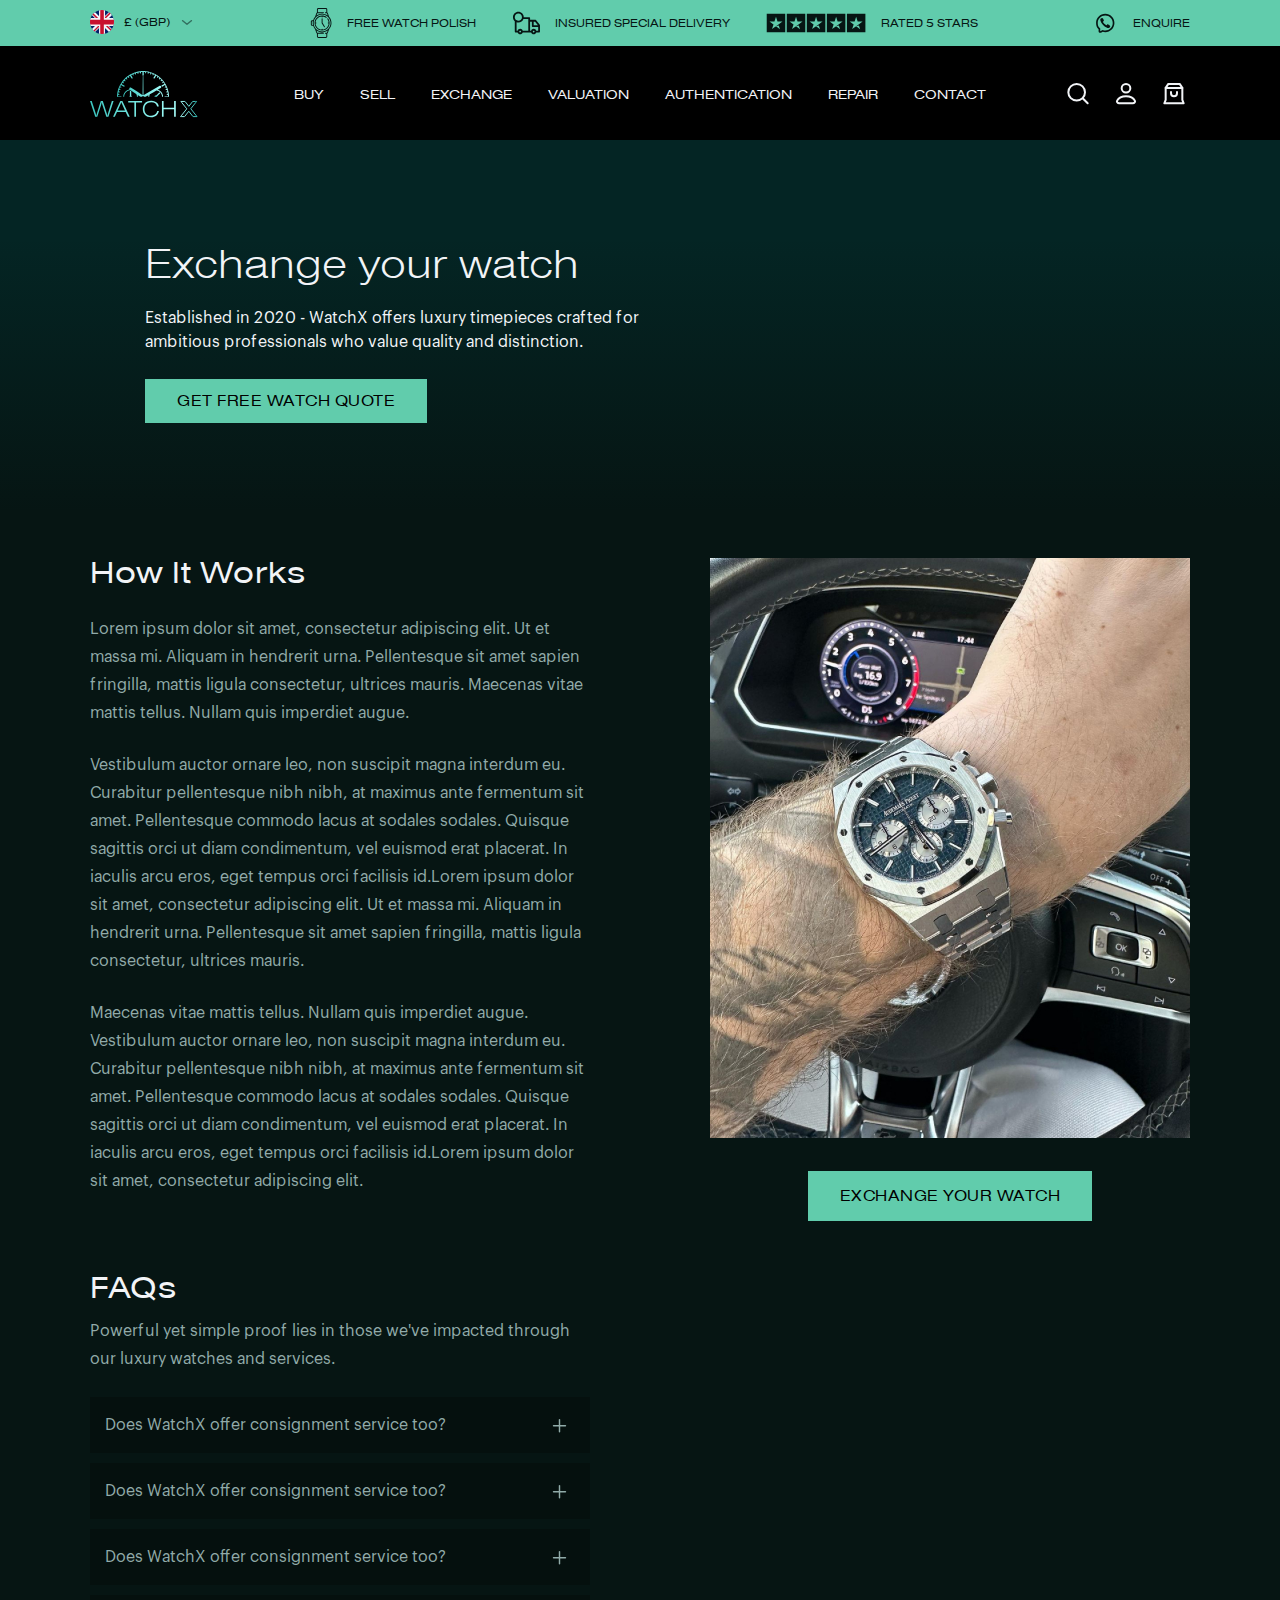
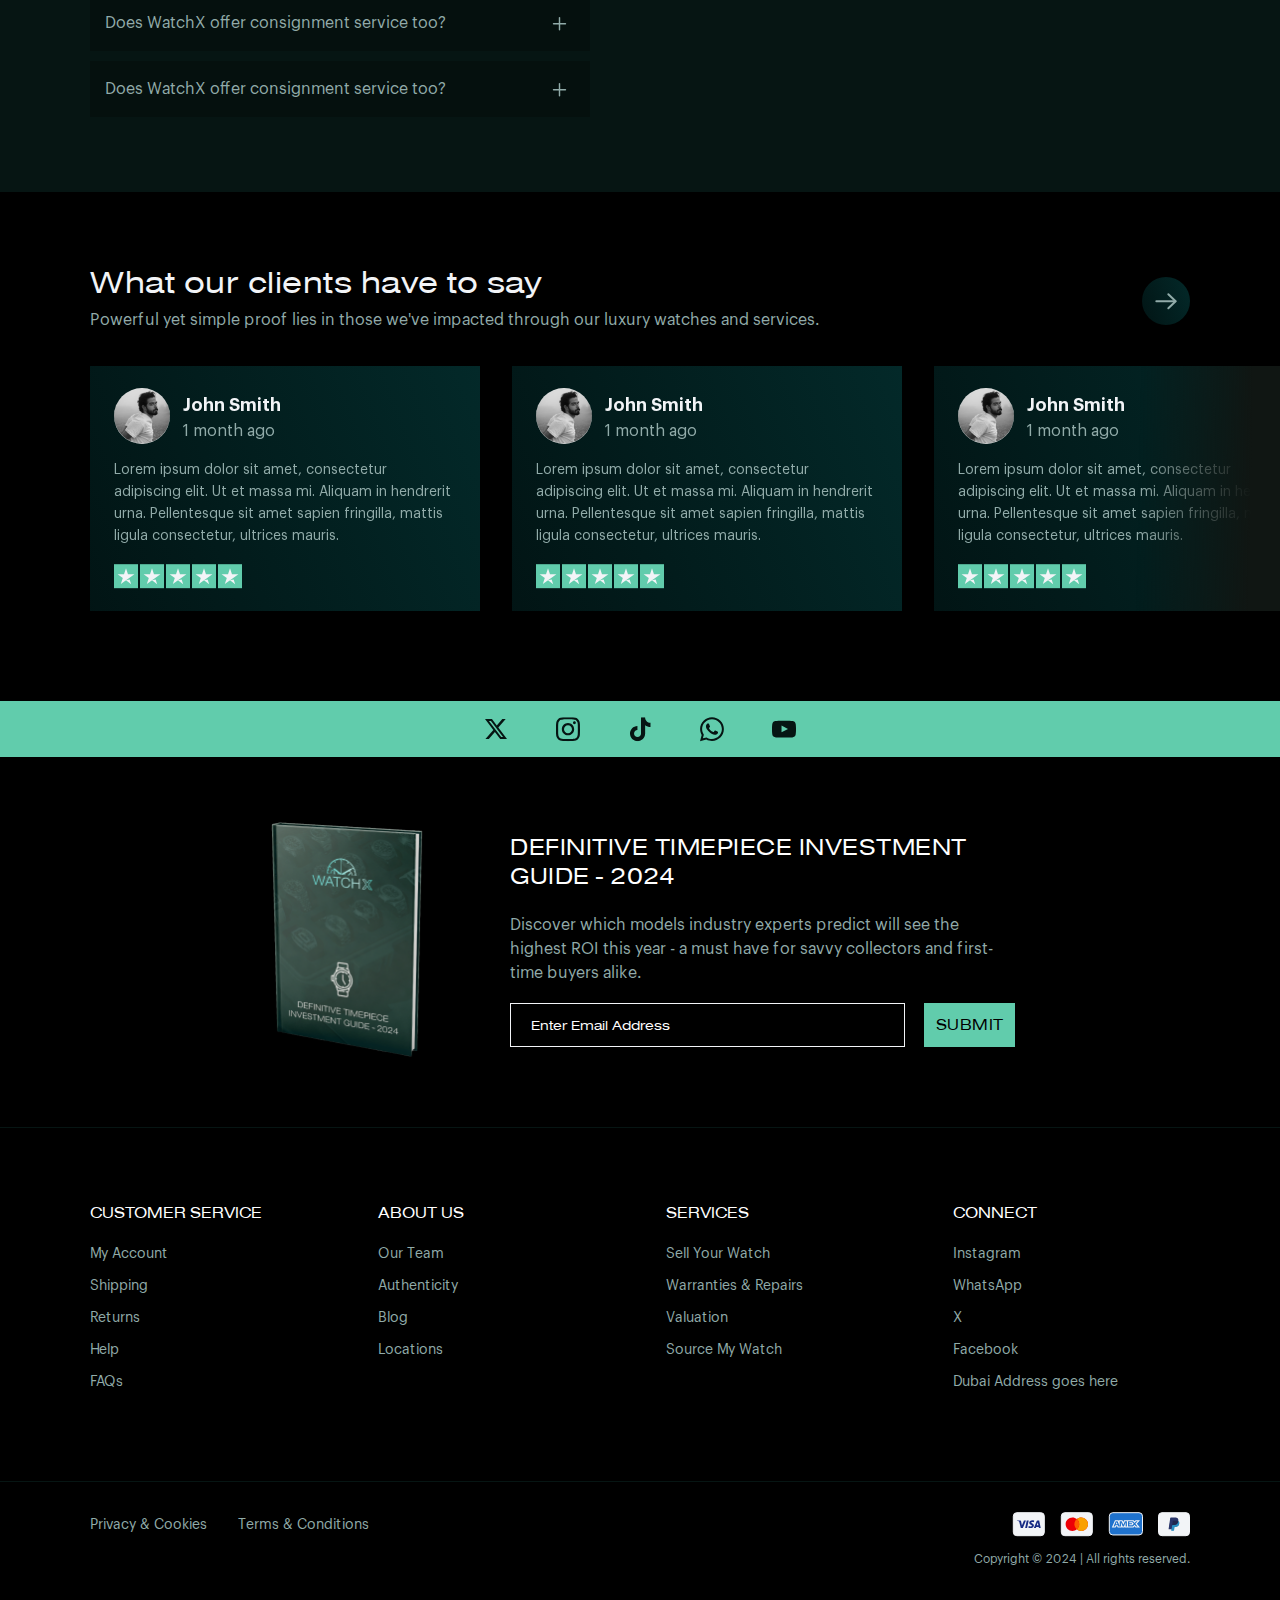
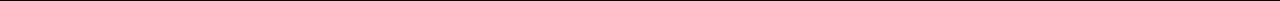
<file: exchange.html>
<!doctype html>
<html lang="en">
<head>
	<meta charset="UTF-8">
	<meta name="viewport"
				content="width=device-width, user-scalable=no, initial-scale=1.0, maximum-scale=1.0, minimum-scale=1.0">
	<meta http-equiv="X-UA-Compatible" content="ie=edge">
	<title>WatchX</title>

	
	<!-- Main style -->
	<link rel="stylesheet" href="css/normalize.css"/>
	<link rel="stylesheet" href="css/font.css"/>
	<link rel="stylesheet" href="css/jquery.fancybox.min.css"/>
	<link rel="stylesheet" type="text/css" href="css/nice-select.css"/>
	<link rel="stylesheet" type="text/css" href="css/swiper.min.css"/>
	<link rel="stylesheet" type="text/css" href="css/styles.css"/>
	<link rel="stylesheet" type="text/css" href="css/responsive.css"/>
	
</head>
<body>

  <header>
		<div class="top-info-line">
			<div class="content-width">
				<div class="lang-wrap">
					<a href="#"><img src="img/flag-1.svg" alt="">£ (GBP)</a>
					<ul class="lang-list">
						<li><a href="#"><img src="img/flag-1.svg" alt="">£ (GBP)</a></li>
						<li><a href="#"><img src="img/flag-1.svg" alt="">£ (GBP)</a></li>
					</ul>
				</div>
				<div class="top-info">
					<ul>
						<li>
							<a href="#"><img src="img/icon-1-1.svg" alt="">FREE WATCH POLISH</a>
						</li>
						<li>
							<a href="#"><img src="img/icon-1-2.svg" alt="">INSURED SPECIAL DELIVERY</a>
						</li>
						<li>
							<a href="#"><img src="img/icon-1-3.svg" alt="">RATED 5 STARS</a>
						</li>
					</ul>
				</div>
				<div class="tel-wrap">
					<a href="#"><img src="img/icon-2.svg" alt="">ENQUIRE</a>
				</div>
			</div>
		</div>
		<div class="top-line">
			<div class="content-width">
				<div class="open-menu">
					<a href="#">
						<span></span>
						<span></span>
						<span></span>
					</a>
				</div>
				<div class="logo-wrap">
					<a href="index.html">
						<img src="img/logo.svg" alt="">
						<img src="img/logo-mob.svg" alt="" class="mob">
					</a>
				</div>
				<nav class="top-menu">
					<ul>
						<li><a href="#">Buy</a></li>
						<li><a href="#">Sell</a></li>
						<li><a href="#">Exchange</a></li>
						<li><a href="#">Valuation</a></li>
						<li><a href="#">Authentication</a></li>
						<li><a href="#">Repair</a></li>
						<li><a href="#">contact</a></li>
					</ul>
				</nav>
				<div class="icon-wrap">
					<div class="search-wrap">
						<a href="#">
							<img src="img/icon-3-1.svg" alt="">
						</a>
					</div>
					<div class="user-wrap">
						<a href="#">
							<img src="img/icon-3-2.svg" alt="">
						</a>
					</div>
					<div class="cart-wrap">
						<a href="#">
							<img src="img/icon-3-3.svg" alt="">
						</a>
					</div>
				</div>
			</div>
		</div>
  </header>

	<div class="menu-responsive" id="menu-responsive" style="display: none">
		<div class="top">
			<div class="close-menu">
				<a href="#"><img src="img/close-popup.svg" alt=""></a>
			</div>
		</div>
		<div class="wrap">
			<div class="logo-wrap">
				<a href="index.html">
					<img src="img/logo.svg" alt="">
				</a>
			</div>
			<nav class="mob-menu-land">
				<ul>
					<li><a href="#">Buy</a></li>
					<li><a href="#">Sell</a></li>
					<li><a href="#">Exchange</a></li>
					<li><a href="#">Valuation</a></li>
					<li><a href="#">Authentication</a></li>
					<li><a href="#">Repair</a></li>
					<li><a href="#">contact</a></li>
				</ul>

			</nav>
		</div>
	</div>

	<main>



		<section class="exchange-banner">
			<div class="bg"></div>
			<div class="content-width">
				<div class="text-wrap">
					<h1>Exchange your watch</h1>
					<p>Established in 2020 - WatchX offers luxury timepieces crafted for ambitious professionals who value quality and distinction. </p>
					<div class="btn-wrap">
						<a href="#" class="btn-default">Get Free Watch Quote</a>
					</div>
				</div>
			</div>
		</section>

		<section class="exchange">
			<div class="content-width">
				<div class="content">
					<div class="main">
						<h2 class="title-h2">How It Works</h2>
						<p>Lorem ipsum dolor sit amet, consectetur adipiscing elit. Ut et massa mi. Aliquam in hendrerit urna. Pellentesque sit amet sapien fringilla, mattis ligula consectetur, ultrices mauris. Maecenas vitae mattis tellus. Nullam quis imperdiet augue.</p>
						<p>Vestibulum auctor ornare leo, non suscipit magna interdum eu. Curabitur pellentesque nibh nibh, at maximus ante fermentum sit amet. Pellentesque commodo lacus at sodales sodales. Quisque sagittis orci ut diam condimentum, vel euismod erat placerat. In iaculis arcu eros, eget tempus orci facilisis id.Lorem ipsum dolor sit amet, consectetur adipiscing elit. Ut et massa mi. Aliquam in hendrerit urna. Pellentesque sit amet sapien fringilla, mattis ligula consectetur, ultrices mauris.</p>
						<p>Maecenas vitae mattis tellus. Nullam quis imperdiet augue. Vestibulum auctor ornare leo, non suscipit magna interdum eu. Curabitur pellentesque nibh nibh, at maximus ante fermentum sit amet. Pellentesque commodo lacus at sodales sodales. Quisque sagittis orci ut diam condimentum, vel euismod erat placerat. In iaculis arcu eros, eget tempus orci facilisis id.Lorem ipsum dolor sit amet, consectetur adipiscing elit. </p>
						<div class="faq">
							<h2 class="title-h2">FAQs</h2>
							<p>Powerful yet simple proof lies in those we've impacted through our luxury watches and services.</p>
							<ul class="accordion">
								<li class="accordion-item">
									<div class="accordion-thumb"><p>Does WatchX offer consignment service too?</p></div>
									<div class="accordion-panel">
										<div class="wrap">
											<p>Laborum minim culpa eu ex ullamco adipisicing consequat. Laboris velit anim minim amet non. Dolor duis mollit enim exercitation occaecat proident veniam proident cillum nostrud occaecat amet. Dolor voluptate reprehenderit Lorem. Et ipsum officia voluptate esse do eiusmod. Mollit ipsum et ullamco ea irure officia in. Deserunt et ex duis mollit quis.</p>
										</div>
									</div>
								</li>
								<li class="accordion-item">
									<div class="accordion-thumb"><p>Does WatchX offer consignment service too?</p></div>
									<div class="accordion-panel">
										<div class="wrap">
											<p>Laborum minim culpa eu ex ullamco adipisicing consequat. Laboris velit anim minim amet non. Dolor duis mollit enim exercitation occaecat proident veniam proident cillum nostrud occaecat amet. Dolor voluptate reprehenderit Lorem. Et ipsum officia voluptate esse do eiusmod. Mollit ipsum et ullamco ea irure officia in. Deserunt et ex duis mollit quis.</p>
										</div>
									</div>
								</li>
								<li class="accordion-item">
									<div class="accordion-thumb"><p>Does WatchX offer consignment service too?</p></div>
									<div class="accordion-panel">
										<div class="wrap">
											<p>Laborum minim culpa eu ex ullamco adipisicing consequat. Laboris velit anim minim amet non. Dolor duis mollit enim exercitation occaecat proident veniam proident cillum nostrud occaecat amet. Dolor voluptate reprehenderit Lorem. Et ipsum officia voluptate esse do eiusmod. Mollit ipsum et ullamco ea irure officia in. Deserunt et ex duis mollit quis.</p>
										</div>
									</div>
								</li>
								<li class="accordion-item">
									<div class="accordion-thumb"><p>Does WatchX offer consignment service too?</p></div>
									<div class="accordion-panel">
										<div class="wrap">
											<p>Laborum minim culpa eu ex ullamco adipisicing consequat. Laboris velit anim minim amet non. Dolor duis mollit enim exercitation occaecat proident veniam proident cillum nostrud occaecat amet. Dolor voluptate reprehenderit Lorem. Et ipsum officia voluptate esse do eiusmod. Mollit ipsum et ullamco ea irure officia in. Deserunt et ex duis mollit quis.</p>
										</div>
									</div>
								</li>
								<li class="accordion-item">
									<div class="accordion-thumb"><p>Does WatchX offer consignment service too?</p></div>
									<div class="accordion-panel">
										<div class="wrap">
											<p>Laborum minim culpa eu ex ullamco adipisicing consequat. Laboris velit anim minim amet non. Dolor duis mollit enim exercitation occaecat proident veniam proident cillum nostrud occaecat amet. Dolor voluptate reprehenderit Lorem. Et ipsum officia voluptate esse do eiusmod. Mollit ipsum et ullamco ea irure officia in. Deserunt et ex duis mollit quis.</p>
										</div>
									</div>
								</li>
							</ul>
						</div>


					</div>
					<div class="aside">
						<figure>
							<img src="img/img-12.jpg" alt="">
						</figure>
						<div class="btn-wrap">
							<a href="#" class="btn-default">EXCHANGE YOUR WATCH</a>
						</div>
					</div>
				</div>
			</div>
		</section>

		<section class="testimonials">
			<div class="content-width">
				<div class="title-wrap">
					<div class="title">
						<h2 class="title-h2">What our clients have to say</h2>
						<p>Powerful yet simple proof lies in those we've impacted through our luxury watches and services.</p>
					</div>
					<div class="nav-wrap">
						<div class="swiper-button-prev testimonials-prev"><img src="img/icon-5.svg" alt=""></div>
						<div class="swiper-button-next testimonials-next"><img src="img/icon-5.svg" alt=""></div>

					</div>
				</div>

			</div>

			<div class="content-width-slider">
				<div class="content-width ">
					<div class="swiper testimonials-slider">
						<div class="swiper-wrapper">
							<div class="swiper-slide">
								<div class="user-wrap">
									<figure>
										<img src="img/img-3.jpg" alt="">
									</figure>
									<div class="text">
										<p class="name">John Smith</p>
										<p>1 month ago</p>
									</div>
								</div>
								<div class="wrap">
									<p>Lorem ipsum dolor sit amet, consectetur adipiscing elit. Ut et massa mi. Aliquam in hendrerit urna. Pellentesque sit amet sapien fringilla, mattis ligula consectetur, ultrices mauris. </p>
								</div>
								<div class="stars-wrap">
									<img src="img/icon-4.svg" alt="">
								</div>
							</div>
							<div class="swiper-slide">
								<div class="user-wrap">
									<figure>
										<img src="img/img-3.jpg" alt="">
									</figure>
									<div class="text">
										<p class="name">John Smith</p>
										<p>1 month ago</p>
									</div>
								</div>
								<div class="wrap">
									<p>Lorem ipsum dolor sit amet, consectetur adipiscing elit. Ut et massa mi. Aliquam in hendrerit urna. Pellentesque sit amet sapien fringilla, mattis ligula consectetur, ultrices mauris. </p>
								</div>
								<div class="stars-wrap">
									<img src="img/icon-4.svg" alt="">
								</div>
							</div>
							<div class="swiper-slide">
								<div class="user-wrap">
									<figure>
										<img src="img/img-3.jpg" alt="">
									</figure>
									<div class="text">
										<p class="name">John Smith</p>
										<p>1 month ago</p>
									</div>
								</div>
								<div class="wrap">
									<p>Lorem ipsum dolor sit amet, consectetur adipiscing elit. Ut et massa mi. Aliquam in hendrerit urna. Pellentesque sit amet sapien fringilla, mattis ligula consectetur, ultrices mauris. </p>
								</div>
								<div class="stars-wrap">
									<img src="img/icon-4.svg" alt="">
								</div>
							</div>
							<div class="swiper-slide">
								<div class="user-wrap">
									<figure>
										<img src="img/img-3.jpg" alt="">
									</figure>
									<div class="text">
										<p class="name">John Smith</p>
										<p>1 month ago</p>
									</div>
								</div>
								<div class="wrap">
									<p>Lorem ipsum dolor sit amet, consectetur adipiscing elit. Ut et massa mi. Aliquam in hendrerit urna. Pellentesque sit amet sapien fringilla, mattis ligula consectetur, ultrices mauris. </p>
								</div>
								<div class="stars-wrap">
									<img src="img/icon-4.svg" alt="">
								</div>
							</div>
							<div class="swiper-slide">
								<div class="user-wrap">
									<figure>
										<img src="img/img-3.jpg" alt="">
									</figure>
									<div class="text">
										<p class="name">John Smith</p>
										<p>1 month ago</p>
									</div>
								</div>
								<div class="wrap">
									<p>Lorem ipsum dolor sit amet, consectetur adipiscing elit. Ut et massa mi. Aliquam in hendrerit urna. Pellentesque sit amet sapien fringilla, mattis ligula consectetur, ultrices mauris. </p>
								</div>
								<div class="stars-wrap">
									<img src="img/icon-4.svg" alt="">
								</div>
							</div>
							<div class="swiper-slide">
								<div class="user-wrap">
									<figure>
										<img src="img/img-3.jpg" alt="">
									</figure>
									<div class="text">
										<p class="name">John Smith</p>
										<p>1 month ago</p>
									</div>
								</div>
								<div class="wrap">
									<p>Lorem ipsum dolor sit amet, consectetur adipiscing elit. Ut et massa mi. Aliquam in hendrerit urna. Pellentesque sit amet sapien fringilla, mattis ligula consectetur, ultrices mauris. </p>
								</div>
								<div class="stars-wrap">
									<img src="img/icon-4.svg" alt="">
								</div>
							</div>
							<div class="swiper-slide">
								<div class="user-wrap">
									<figure>
										<img src="img/img-3.jpg" alt="">
									</figure>
									<div class="text">
										<p class="name">John Smith</p>
										<p>1 month ago</p>
									</div>
								</div>
								<div class="wrap">
									<p>Lorem ipsum dolor sit amet, consectetur adipiscing elit. Ut et massa mi. Aliquam in hendrerit urna. Pellentesque sit amet sapien fringilla, mattis ligula consectetur, ultrices mauris. </p>
								</div>
								<div class="stars-wrap">
									<img src="img/icon-4.svg" alt="">
								</div>
							</div>
						</div>

					</div>
				</div>
			</div>

		</section>

		
		<section class="soc-block">
			<div class="content-width">
				<ul>
					<li><a href="#"><img src="img/icon-7-1.svg" alt=""></a></li>
					<li><a href="#"><img src="img/icon-7-2.svg" alt=""></a></li>
					<li><a href="#"><img src="img/icon-7-3.svg" alt=""></a></li>
					<li><a href="#"><img src="img/icon-7-4.svg" alt=""></a></li>
					<li><a href="#"><img src="img/icon-7-5.svg" alt=""></a></li>
				</ul>
			</div>
		</section>

		<section class="download-block">
			<div class="content-width">
				<div class="content">
					<figure>
						<img src="img/img-6.png" alt="">
					</figure>
					<div class="text">
						<h2 class="title-h3">Definitive Timepiece Investment Guide - 2024</h2>
						<p>Discover which models industry experts predict will see the highest ROI this year - a must have for savvy collectors and first-time buyers alike.</p>
						<form action="#">
							<div class="form-wrap">
								<div class="input-wrap">
									<label for="email"></label>
									<input type="email" id="email" name="email" placeholder="Enter Email Address">
								</div>
								<button type="submit" class="btn-default">SUBMIT</button>
							</div>
						</form>

					</div>
				</div>
			</div>
		</section>

	</main>

  <footer>
    <div class="content-width">
			<div class="content">
				<div class="item item-1">
					<ul>
						<li><h6><a href="#">Customer service</a></h6></li>
						<li><a href="#">My Account</a></li>
						<li><a href="#">Shipping</a></li>
						<li><a href="#">Returns</a></li>
						<li><a href="#">Help</a></li>
						<li><a href="#">FAQs</a></li>
					</ul>
				</div>
				<div class="item item-2">
					<ul>
						<li><h6><a href="#">About us</a></h6></li>
						<li><a href="#">Our Team</a></li>
						<li><a href="#">Authenticity</a></li>
						<li><a href="#">Blog</a></li>
						<li><a href="#">Locations</a></li>
					</ul>
				</div>
				<div class="item item-3">
					<ul>
						<li><h6><a href="#">Services</a></h6></li>
						<li><a href="#">Sell Your Watch</a></li>
						<li><a href="#">Warranties & Repairs</a></li>
						<li><a href="#">Valuation</a></li>
						<li><a href="#">Source My Watch</a></li>
					</ul>
				</div>
				<div class="item item-4">
					<ul>
						<li><h6><a href="#">Connect</a></h6></li>
						<li><a href="#">Instagram</a></li>
						<li><a href="#">WhatsApp</a></li>
						<li><a href="#">X</a></li>
						<li><a href="#">Facebook</a></li>
						<li><a href="#">Dubai Address goes here</a></li>
					</ul>
				</div>
			</div>
    </div>
		<div class="bottom">
			<div class="content-width">
				<ul class="menu">
					<li><a href="#">Privacy & Cookies</a></li>
					<li><a href="#">Terms & Conditions</a></li>
				</ul>
				<div class="cart-wrap">
					<ul class="list">
						<li><a href="#"><img src="img/icon-8-1.svg" alt=""></a></li>
						<li><a href="#"><img src="img/icon-8-2.svg" alt=""></a></li>
						<li><a href="#"><img src="img/icon-8-3.svg" alt=""></a></li>
						<li><a href="#"><img src="img/icon-8-4.svg" alt=""></a></li>
					</ul>
					<p>Copyright ©  2024 | All rights reserved.</p>
				</div>
			</div>
		</div>
  </footer>







  <script src="js/jquery.min.js"></script>
	<script src="js/swiper.js"></script>
	<script src="js/jquery.fancybox.min.js"></script>
	<script src="js/jquery.nice-select.min.js"></script>
	<script src="js/jquery.sticky.js"></script>
	<script src="js/script.js"></script>
</body>
</html>
</file>
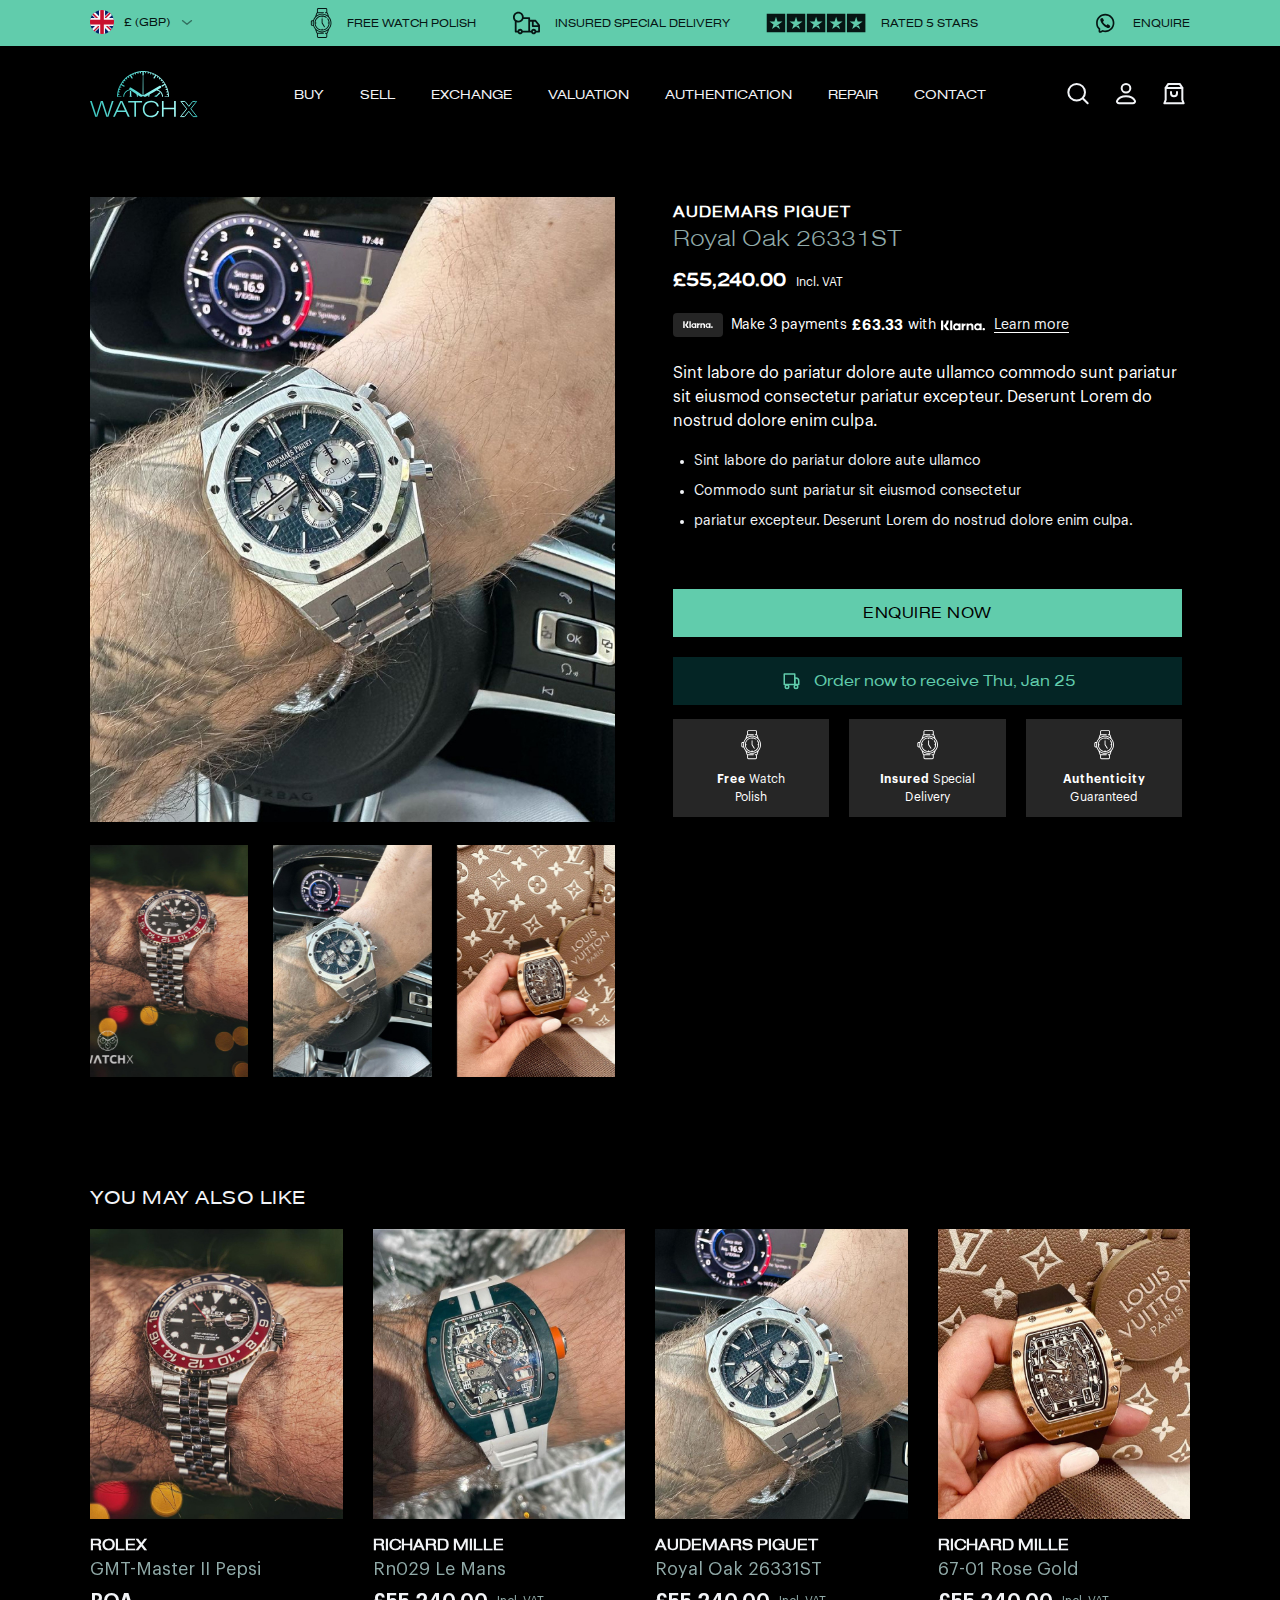
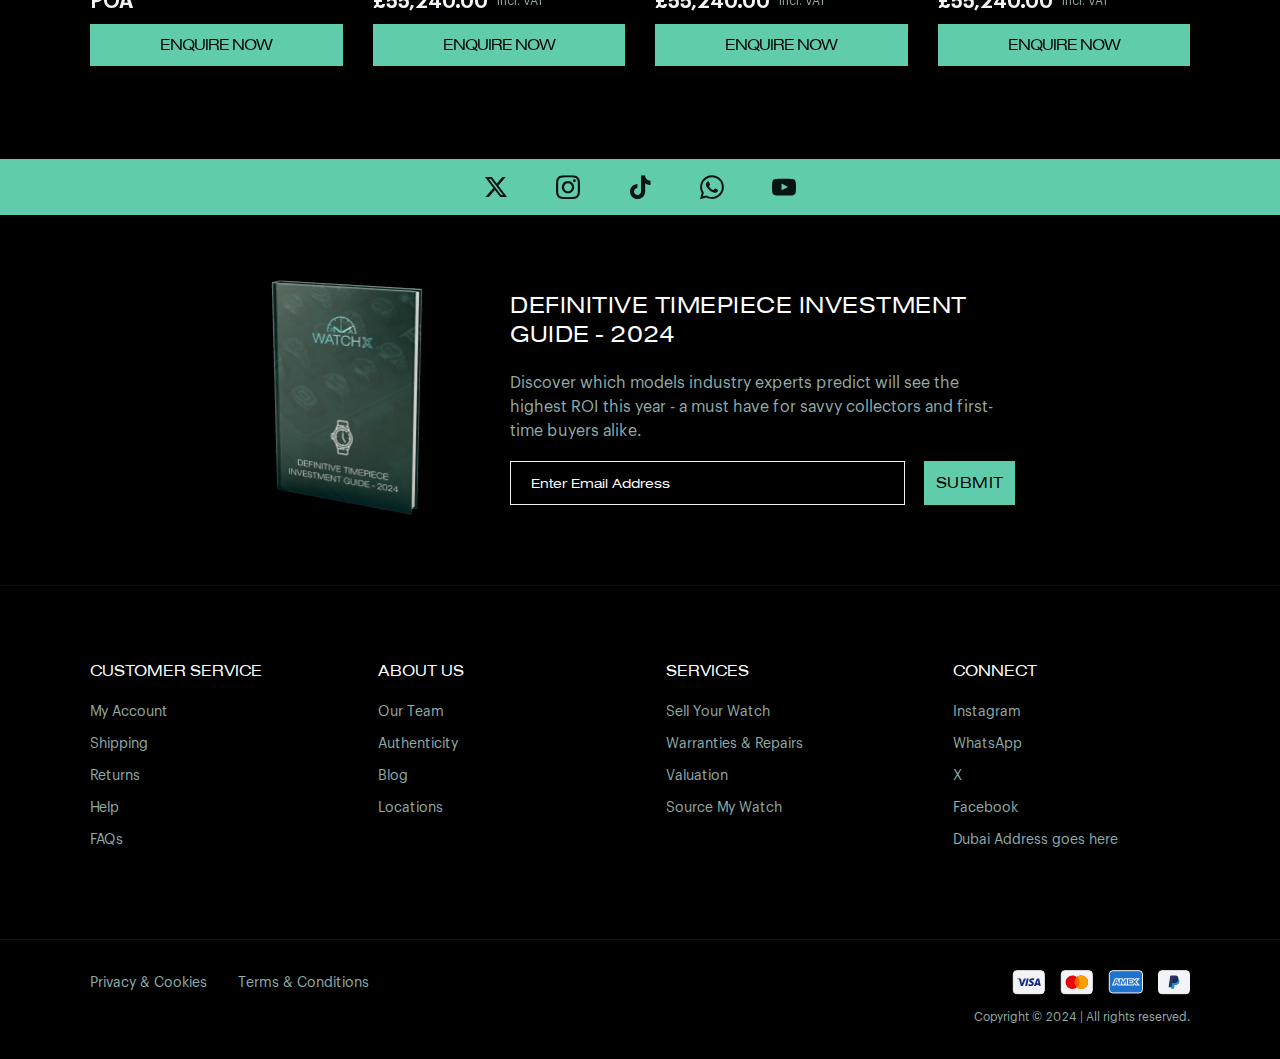
<file: product.html>
<!doctype html>
<html lang="en">
<head>
	<meta charset="UTF-8">
	<meta name="viewport"
				content="width=device-width, user-scalable=no, initial-scale=1.0, maximum-scale=1.0, minimum-scale=1.0">
	<meta http-equiv="X-UA-Compatible" content="ie=edge">
	<title>WatchX</title>

	
	<!-- Main style -->
	<link rel="stylesheet" href="css/normalize.css"/>
	<link rel="stylesheet" href="css/font.css"/>
	<link rel="stylesheet" href="css/jquery.fancybox.min.css"/>
	<link rel="stylesheet" type="text/css" href="css/nice-select.css"/>
	<link rel="stylesheet" type="text/css" href="css/swiper.min.css"/>
	<link rel="stylesheet" type="text/css" href="css/styles.css"/>
	<link rel="stylesheet" type="text/css" href="css/responsive.css"/>
	
</head>
<body>

  <header>
		<div class="top-info-line">
			<div class="content-width">
				<div class="lang-wrap">
					<a href="#"><img src="img/flag-1.svg" alt="">£ (GBP)</a>
					<ul class="lang-list">
						<li><a href="#"><img src="img/flag-1.svg" alt="">£ (GBP)</a></li>
						<li><a href="#"><img src="img/flag-1.svg" alt="">£ (GBP)</a></li>
					</ul>
				</div>
				<div class="top-info">
					<ul>
						<li>
							<a href="#"><img src="img/icon-1-1.svg" alt="">FREE WATCH POLISH</a>
						</li>
						<li>
							<a href="#"><img src="img/icon-1-2.svg" alt="">INSURED SPECIAL DELIVERY</a>
						</li>
						<li>
							<a href="#"><img src="img/icon-1-3.svg" alt="">RATED 5 STARS</a>
						</li>
					</ul>
				</div>
				<div class="tel-wrap">
					<a href="#"><img src="img/icon-2.svg" alt="">ENQUIRE</a>
				</div>
			</div>
		</div>
		<div class="top-line">
			<div class="content-width">
				<div class="open-menu">
					<a href="#">
						<span></span>
						<span></span>
						<span></span>
					</a>
				</div>
				<div class="logo-wrap">
					<a href="index.html">
						<img src="img/logo.svg" alt="">
						<img src="img/logo-mob.svg" alt="" class="mob">
					</a>
				</div>
				<nav class="top-menu">
					<ul>
						<li><a href="#">Buy</a></li>
						<li><a href="#">Sell</a></li>
						<li><a href="#">Exchange</a></li>
						<li><a href="#">Valuation</a></li>
						<li><a href="#">Authentication</a></li>
						<li><a href="#">Repair</a></li>
						<li><a href="#">contact</a></li>
					</ul>
				</nav>
				<div class="icon-wrap">
					<div class="search-wrap">
						<a href="#">
							<img src="img/icon-3-1.svg" alt="">
						</a>
					</div>
					<div class="user-wrap">
						<a href="#">
							<img src="img/icon-3-2.svg" alt="">
						</a>
					</div>
					<div class="cart-wrap">
						<a href="#">
							<img src="img/icon-3-3.svg" alt="">
						</a>
					</div>
				</div>
			</div>
		</div>
  </header>

	<div class="menu-responsive" id="menu-responsive" style="display: none">
		<div class="top">
			<div class="close-menu">
				<a href="#"><img src="img/close-popup.svg" alt=""></a>
			</div>
		</div>
		<div class="wrap">
			<div class="logo-wrap">
				<a href="index.html">
					<img src="img/logo.svg" alt="">
				</a>
			</div>
			<nav class="mob-menu-land">
				<ul>
					<li><a href="#">Buy</a></li>
					<li><a href="#">Sell</a></li>
					<li><a href="#">Exchange</a></li>
					<li><a href="#">Valuation</a></li>
					<li><a href="#">Authentication</a></li>
					<li><a href="#">Repair</a></li>
					<li><a href="#">contact</a></li>
				</ul>

			</nav>
		</div>
	</div>

	<main>

		<section class="product">
			<div class="content-width">
				<div class="content">
					<div class="slider-wrap">
						<div class="swiper big-slider">
							<div class="swiper-wrapper">
								<div class="swiper-slide">
									<a href="img/img-8-1.jpg" data-fancybox="gallery"><img src="img/img-8-1.jpg" alt=""></a>
								</div>
								<div class="swiper-slide">
									<a href="img/img-9-2.jpg" data-fancybox="gallery"><img src="img/img-9-2.jpg" alt=""></a>
								</div>
								<div class="swiper-slide">
									<a href="img/img-9-3.jpg" data-fancybox="gallery"><img src="img/img-9-3.jpg" alt=""></a>
								</div>
							</div>
							<div class="swiper-pagination big-pagination"></div>
						</div>
						<div thumbsSlider="" class="swiper mini-slider">
							<div class="swiper-wrapper">
								<div class="swiper-slide">
									<img src="img/img-9-1.jpg" alt="">
								</div>
								<div class="swiper-slide">
									<img src="img/img-9-2.jpg" alt="">
								</div>
								<div class="swiper-slide">
									<img src="img/img-9-3.jpg" alt="">
								</div>
							</div>
						</div>
					</div>
					<div class="text-wrap">
						<p class="brand">AUDEMARS PIGUET</p>
						<h1 class="title">Royal Oak 26331ST</h1>
						<p class="price">£55,240.00 <sup>Incl. VAT</sup></p>
						<div class="info">
							<span class="logo"><img src="img/icon-10.svg" alt=""></span>
							Make 3 payments <b> £63.33 </b> with
							<span class="img"><img src="img/icon-11.svg" alt=""></span>
							<a href="#">Learn more</a>
						</div>
						<p>Sint labore do pariatur dolore aute ullamco commodo sunt pariatur sit eiusmod consectetur pariatur excepteur. Deserunt Lorem do nostrud dolore enim culpa.</p>
						<ul class="list">
							<li>Sint labore do pariatur dolore aute ullamco</li>
							<li>Commodo sunt pariatur sit eiusmod consectetur</li>
							<li>pariatur excepteur. Deserunt Lorem do nostrud dolore enim culpa.</li>
						</ul>
						<div class="btn-wrap">
							<a href="#" class="btn-default">Enquire now</a>
							<a href="#" class="btn-default btn-grey"><img src="img/icon-12.svg" alt="">Order now to receive Thu, Jan 25</a>
						</div>
						<ul class="info-list">
							<li>
								<figure>
									<img src="img/icon-13.svg" alt="">
								</figure>
								<p><b>Free</b> Watch Polish</p>
							</li>
							<li>
								<figure>
									<img src="img/icon-13.svg" alt="">
								</figure>
								<p><b>Insured</b> Special Delivery</p>
							</li>
							<li>
								<figure>
									<img src="img/icon-13.svg" alt="">
								</figure>
								<p><b>Authenticity</b> Guaranteed</p>
							</li>
						</ul>


					</div>
				</div>
			</div>
		</section>






		<section class="products-tabs products-no-tabs">
			<div class="content-width tabs">
				 <div class="title-wrap">
					 <div class="title">
						 <h2 class="title-h3">you may also like</h2>
					 </div>
				 </div>

				<div class="content">
					<div class="tab-content">
						<div class="tab-item product-container">
							<div class="swiper product-slider">
								<div class="swiper-wrapper">
									<div class="product-item swiper-slide">
										<figure>
											<a href="#"><img src="img/img-2-1.jpg" alt=""></a>
										</figure>
										<div class="text">
											<h6 class="title">ROLEX</h6>
											<p class="info">GMT-Master II Pepsi</p>
											<p class="cost">POA</p>
											<div class="btn-wrap">
												<a href="#" class="btn-default">Enquire now</a>
											</div>
										</div>
									</div>
									<div class="product-item swiper-slide">
										<figure>
											<a href="#"><img src="img/img-2-2.jpg" alt=""></a>
										</figure>
										<div class="text">
											<h6 class="title">RICHARD MILLE</h6>
											<p class="info">Rn029 Le Mans</p>
											<p class="cost">£55,240.00
												<sup>Incl. VAT</sup></p>
											<div class="btn-wrap">
												<a href="#" class="btn-default">Enquire now</a>
											</div>
										</div>
									</div>
									<div class="product-item swiper-slide">
										<figure>
											<a href="#"><img src="img/img-2-3.jpg" alt=""></a>
										</figure>
										<div class="text">
											<h6 class="title">AUDEMARS PIGUET</h6>
											<p class="info">Royal Oak 26331ST</p>
											<p class="cost">£55,240.00
												<sup>Incl. VAT</sup></p>
											<div class="btn-wrap">
												<a href="#" class="btn-default">Enquire now</a>
											</div>
										</div>
									</div>
									<div class="product-item swiper-slide">
										<figure>
											<a href="#"><img src="img/img-2-4.jpg" alt=""></a>
										</figure>
										<div class="text">
											<h6 class="title">RICHARD MILLE</h6>
											<p class="info">67-01 Rose Gold</p>
											<p class="cost">£55,240.00
												<sup>Incl. VAT</sup></p>
											<div class="btn-wrap">
												<a href="#" class="btn-default">Enquire now</a>
											</div>
										</div>
									</div>
								</div>
							</div>
						</div>
					</div>
				</div>
			</div>
		</section>

		
		<section class="soc-block">
			<div class="content-width">
				<ul>
					<li><a href="#"><img src="img/icon-7-1.svg" alt=""></a></li>
					<li><a href="#"><img src="img/icon-7-2.svg" alt=""></a></li>
					<li><a href="#"><img src="img/icon-7-3.svg" alt=""></a></li>
					<li><a href="#"><img src="img/icon-7-4.svg" alt=""></a></li>
					<li><a href="#"><img src="img/icon-7-5.svg" alt=""></a></li>
				</ul>
			</div>
		</section>

		<section class="download-block">
			<div class="content-width">
				<div class="content">
					<figure>
						<img src="img/img-6.png" alt="">
					</figure>
					<div class="text">
						<h2 class="title-h3">Definitive Timepiece Investment Guide - 2024</h2>
						<p>Discover which models industry experts predict will see the highest ROI this year - a must have for savvy collectors and first-time buyers alike.</p>
						<form action="#">
							<div class="form-wrap">
								<div class="input-wrap">
									<label for="email"></label>
									<input type="email" id="email" name="email" placeholder="Enter Email Address">
								</div>
								<button type="submit" class="btn-default">SUBMIT</button>
							</div>
						</form>

					</div>
				</div>
			</div>
		</section>

	</main>

  <footer>
    <div class="content-width">
			<div class="content">
				<div class="item item-1">
					<ul>
						<li><h6><a href="#">Customer service</a></h6></li>
						<li><a href="#">My Account</a></li>
						<li><a href="#">Shipping</a></li>
						<li><a href="#">Returns</a></li>
						<li><a href="#">Help</a></li>
						<li><a href="#">FAQs</a></li>
					</ul>
				</div>
				<div class="item item-2">
					<ul>
						<li><h6><a href="#">About us</a></h6></li>
						<li><a href="#">Our Team</a></li>
						<li><a href="#">Authenticity</a></li>
						<li><a href="#">Blog</a></li>
						<li><a href="#">Locations</a></li>
					</ul>
				</div>
				<div class="item item-3">
					<ul>
						<li><h6><a href="#">Services</a></h6></li>
						<li><a href="#">Sell Your Watch</a></li>
						<li><a href="#">Warranties & Repairs</a></li>
						<li><a href="#">Valuation</a></li>
						<li><a href="#">Source My Watch</a></li>
					</ul>
				</div>
				<div class="item item-4">
					<ul>
						<li><h6><a href="#">Connect</a></h6></li>
						<li><a href="#">Instagram</a></li>
						<li><a href="#">WhatsApp</a></li>
						<li><a href="#">X</a></li>
						<li><a href="#">Facebook</a></li>
						<li><a href="#">Dubai Address goes here</a></li>
					</ul>
				</div>
			</div>
    </div>
		<div class="bottom">
			<div class="content-width">
				<ul class="menu">
					<li><a href="#">Privacy & Cookies</a></li>
					<li><a href="#">Terms & Conditions</a></li>
				</ul>
				<div class="cart-wrap">
					<ul class="list">
						<li><a href="#"><img src="img/icon-8-1.svg" alt=""></a></li>
						<li><a href="#"><img src="img/icon-8-2.svg" alt=""></a></li>
						<li><a href="#"><img src="img/icon-8-3.svg" alt=""></a></li>
						<li><a href="#"><img src="img/icon-8-4.svg" alt=""></a></li>
					</ul>
					<p>Copyright ©  2024 | All rights reserved.</p>
				</div>
			</div>
		</div>
  </footer>







  <script src="js/jquery.min.js"></script>
	<script src="js/swiper.js"></script>
	<script src="js/jquery.fancybox.min.js"></script>
	<script src="js/jquery.nice-select.min.js"></script>
	<script src="js/jquery.sticky.js"></script>
	<script src="js/script.js"></script>
</body>
</html>
</file>
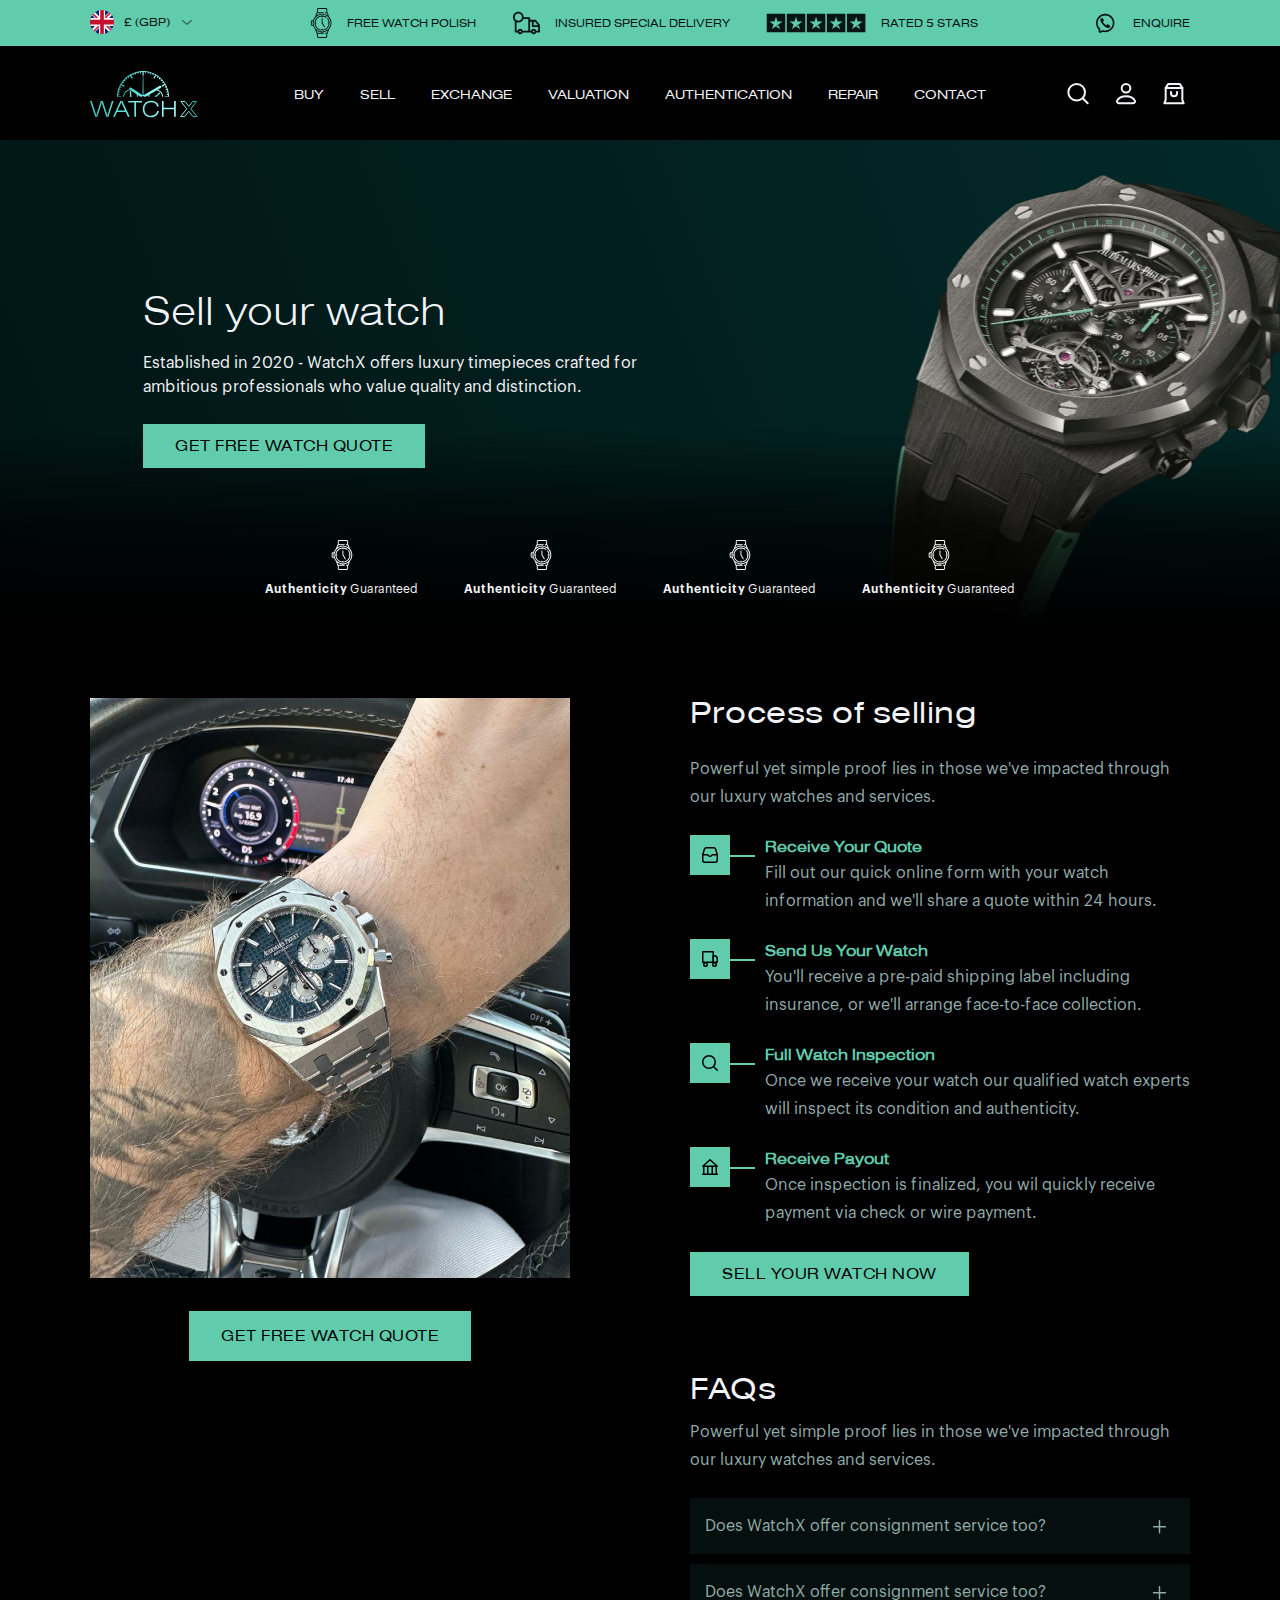
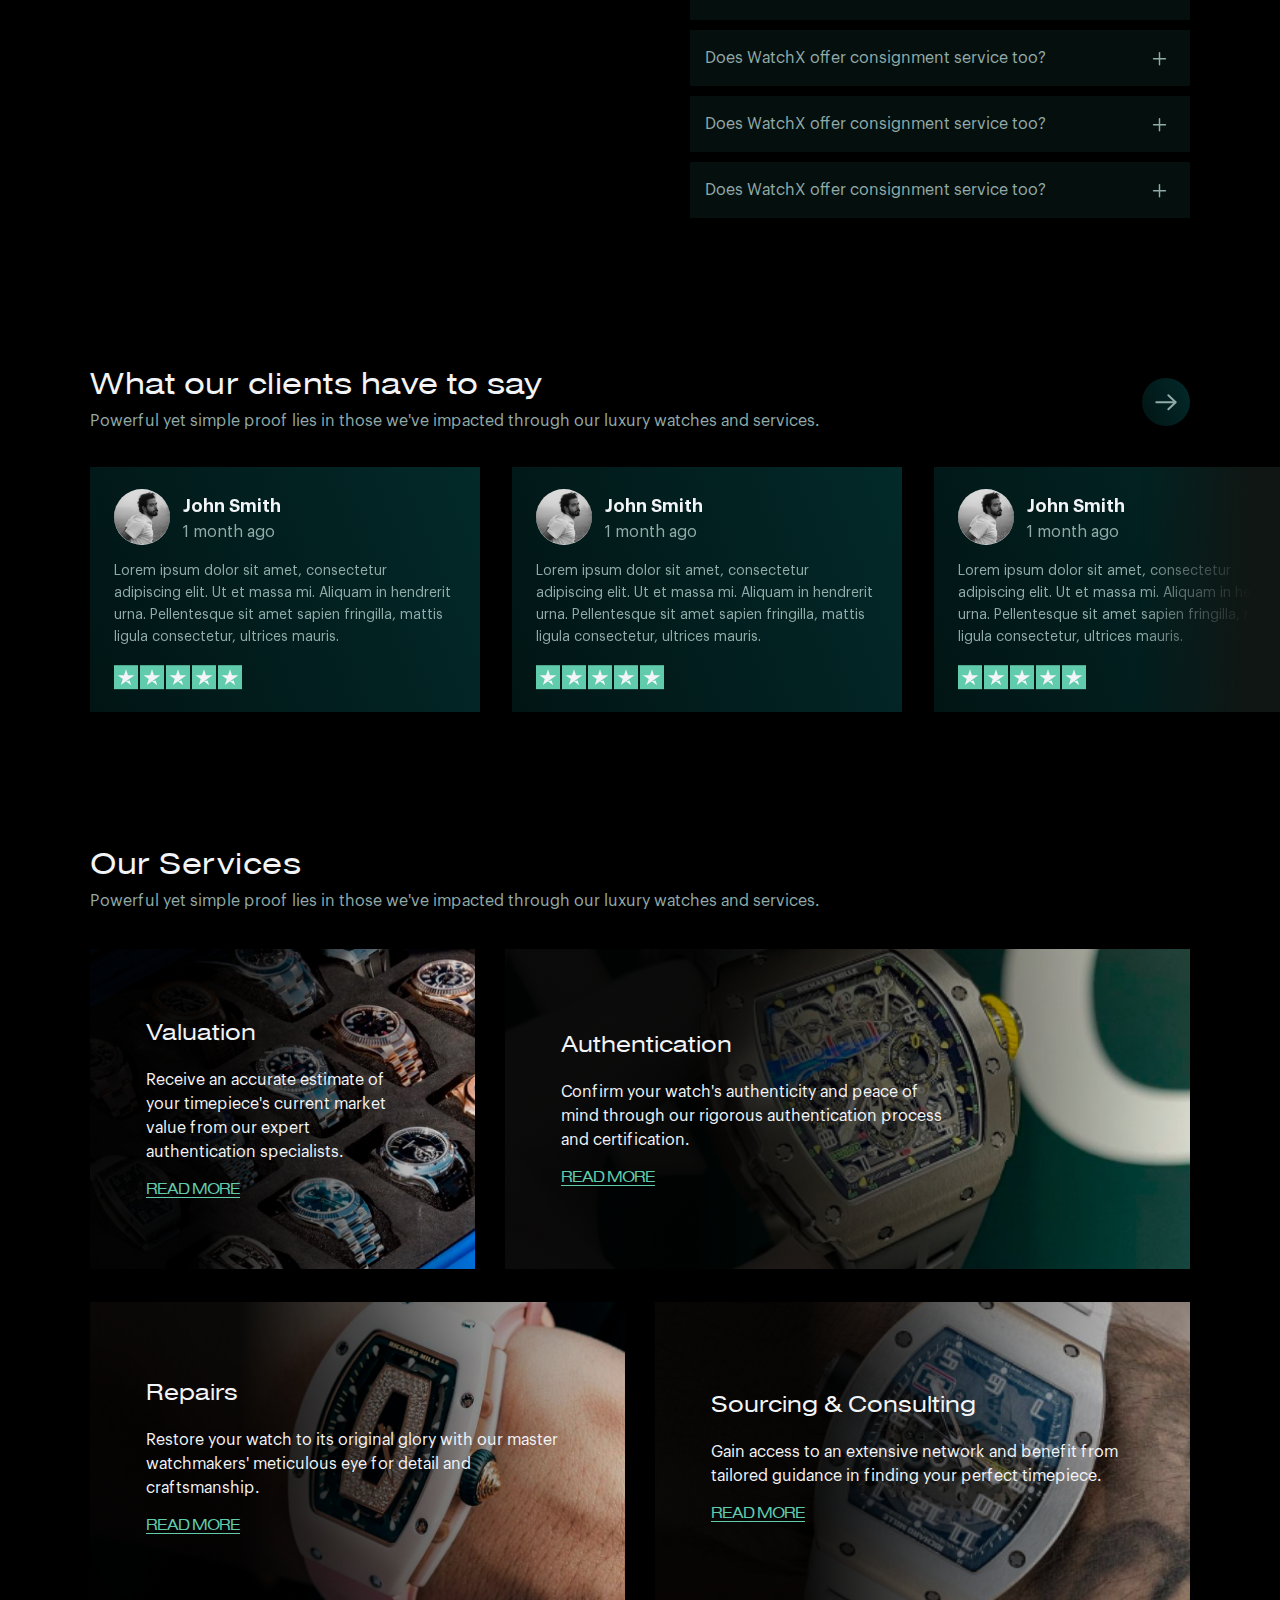
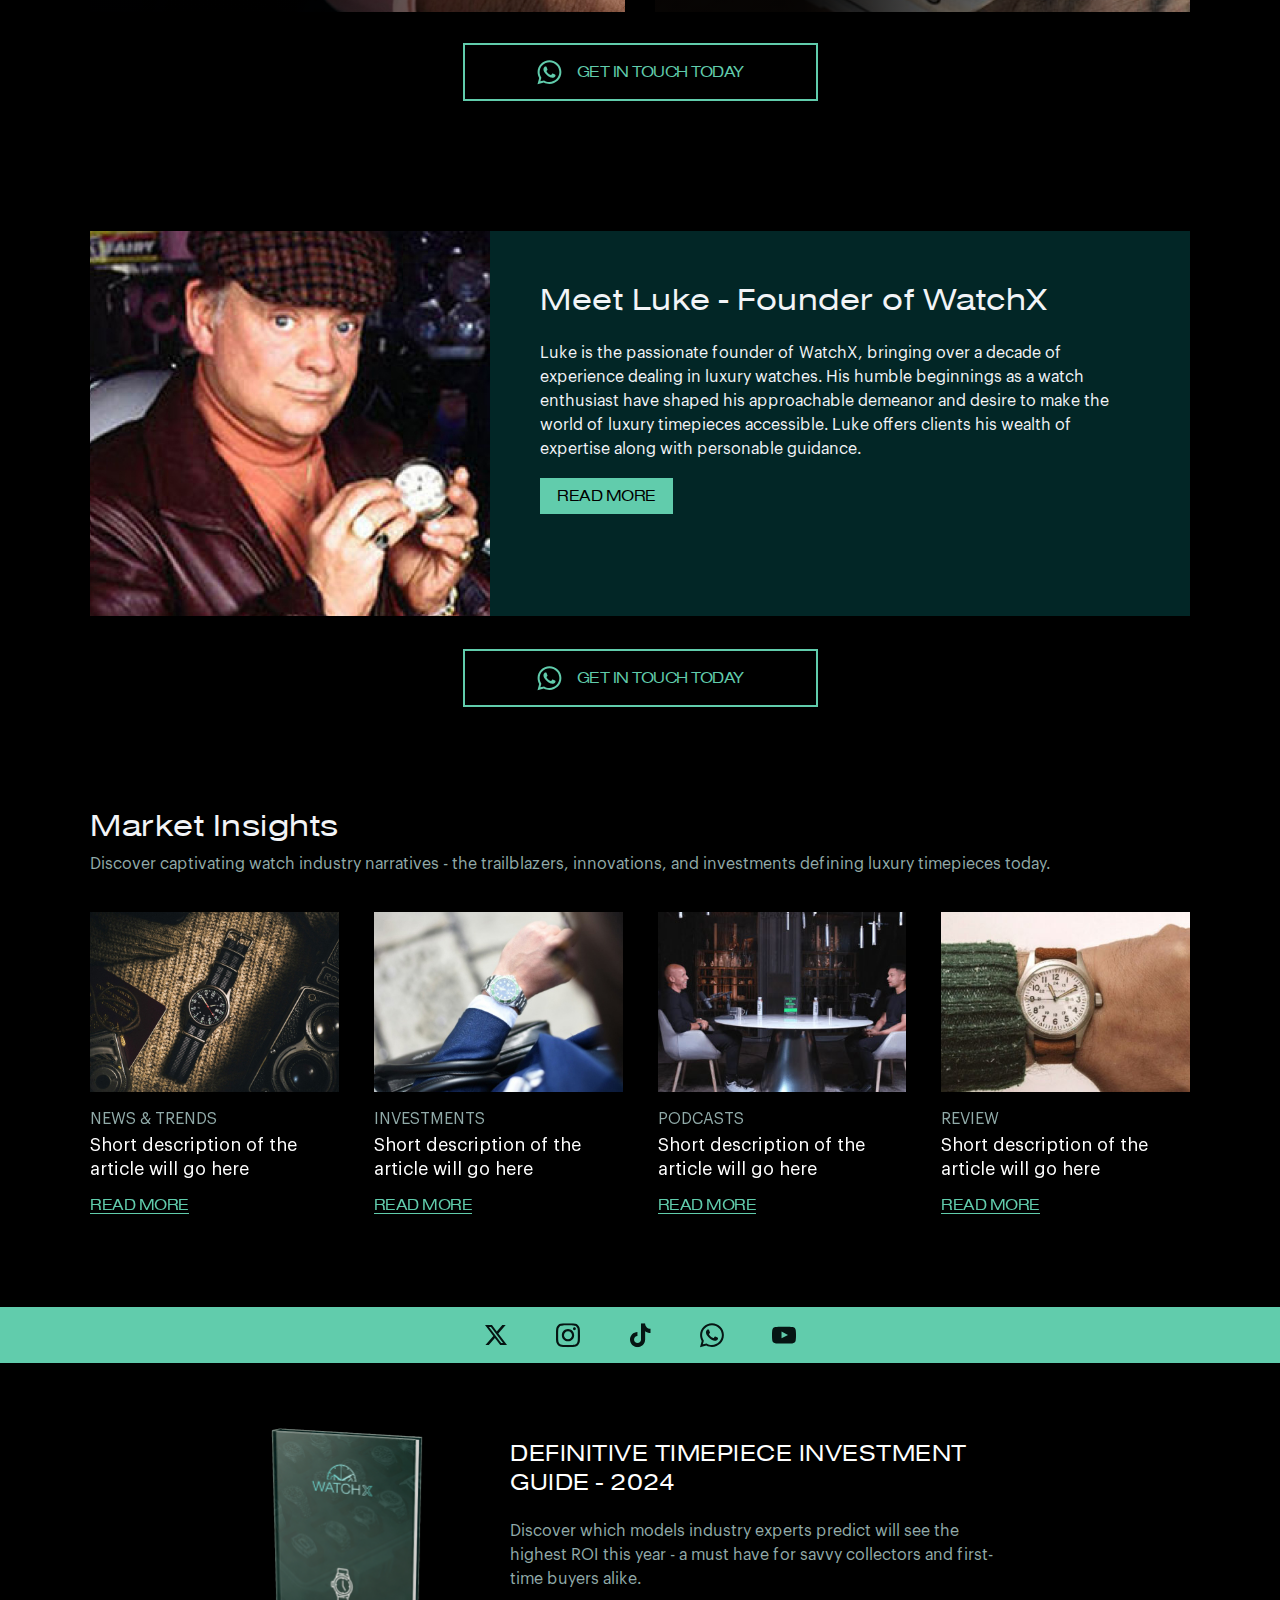
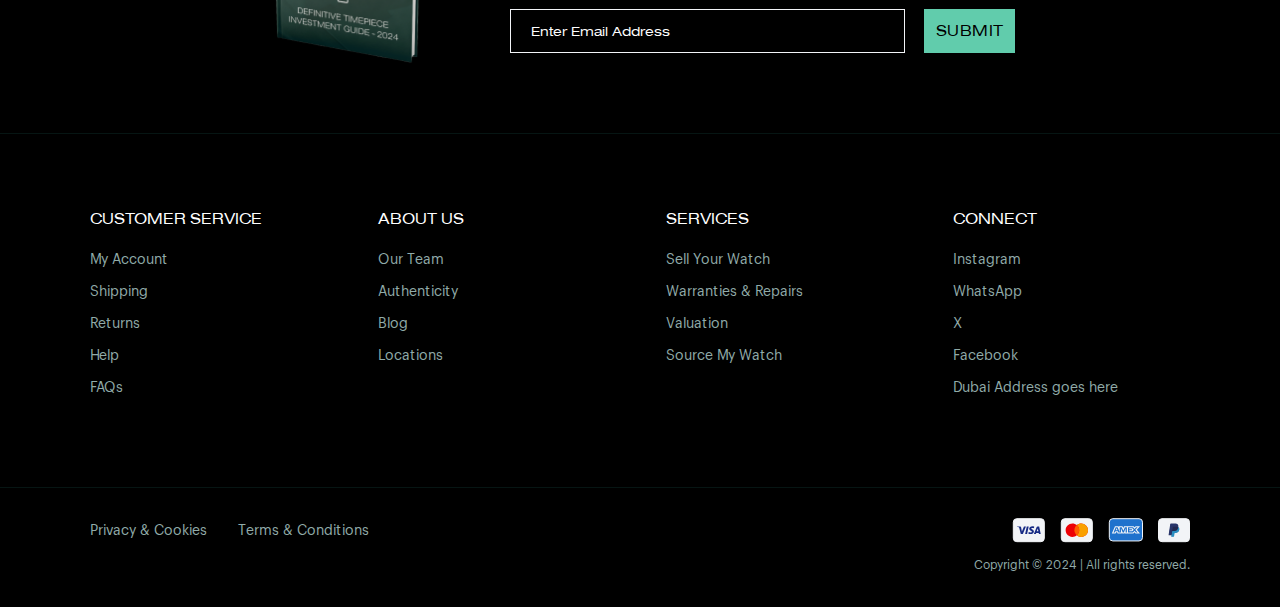
<file: sell.html>
<!doctype html>
<html lang="en">
<head>
	<meta charset="UTF-8">
	<meta name="viewport"
				content="width=device-width, user-scalable=no, initial-scale=1.0, maximum-scale=1.0, minimum-scale=1.0">
	<meta http-equiv="X-UA-Compatible" content="ie=edge">
	<title>WatchX</title>

	
	<!-- Main style -->
	<link rel="stylesheet" href="css/normalize.css"/>
	<link rel="stylesheet" href="css/font.css"/>
	<link rel="stylesheet" href="css/jquery.fancybox.min.css"/>
	<link rel="stylesheet" type="text/css" href="css/nice-select.css"/>
	<link rel="stylesheet" type="text/css" href="css/swiper.min.css"/>
	<link rel="stylesheet" type="text/css" href="css/styles.css"/>
	<link rel="stylesheet" type="text/css" href="css/responsive.css"/>
	
</head>
<body>

  <header>
		<div class="top-info-line">
			<div class="content-width">
				<div class="lang-wrap">
					<a href="#"><img src="img/flag-1.svg" alt="">£ (GBP)</a>
					<ul class="lang-list">
						<li><a href="#"><img src="img/flag-1.svg" alt="">£ (GBP)</a></li>
						<li><a href="#"><img src="img/flag-1.svg" alt="">£ (GBP)</a></li>
					</ul>
				</div>
				<div class="top-info">
					<ul>
						<li>
							<a href="#"><img src="img/icon-1-1.svg" alt="">FREE WATCH POLISH</a>
						</li>
						<li>
							<a href="#"><img src="img/icon-1-2.svg" alt="">INSURED SPECIAL DELIVERY</a>
						</li>
						<li>
							<a href="#"><img src="img/icon-1-3.svg" alt="">RATED 5 STARS</a>
						</li>
					</ul>
				</div>
				<div class="tel-wrap">
					<a href="#"><img src="img/icon-2.svg" alt="">ENQUIRE</a>
				</div>
			</div>
		</div>
		<div class="top-line">
			<div class="content-width">
				<div class="open-menu">
					<a href="#">
						<span></span>
						<span></span>
						<span></span>
					</a>
				</div>
				<div class="logo-wrap">
					<a href="index.html">
						<img src="img/logo.svg" alt="">
						<img src="img/logo-mob.svg" alt="" class="mob">
					</a>
				</div>
				<nav class="top-menu">
					<ul>
						<li><a href="#">Buy</a></li>
						<li><a href="#">Sell</a></li>
						<li><a href="#">Exchange</a></li>
						<li><a href="#">Valuation</a></li>
						<li><a href="#">Authentication</a></li>
						<li><a href="#">Repair</a></li>
						<li><a href="#">contact</a></li>
					</ul>
				</nav>
				<div class="icon-wrap">
					<div class="search-wrap">
						<a href="#">
							<img src="img/icon-3-1.svg" alt="">
						</a>
					</div>
					<div class="user-wrap">
						<a href="#">
							<img src="img/icon-3-2.svg" alt="">
						</a>
					</div>
					<div class="cart-wrap">
						<a href="#">
							<img src="img/icon-3-3.svg" alt="">
						</a>
					</div>
				</div>
			</div>
		</div>
  </header>

	<div class="menu-responsive" id="menu-responsive" style="display: none">
		<div class="top">
			<div class="close-menu">
				<a href="#"><img src="img/close-popup.svg" alt=""></a>
			</div>
		</div>
		<div class="wrap">
			<div class="logo-wrap">
				<a href="index.html">
					<img src="img/logo.svg" alt="">
				</a>
			</div>
			<nav class="mob-menu-land">
				<ul>
					<li><a href="#">Buy</a></li>
					<li><a href="#">Sell</a></li>
					<li><a href="#">Exchange</a></li>
					<li><a href="#">Valuation</a></li>
					<li><a href="#">Authentication</a></li>
					<li><a href="#">Repair</a></li>
					<li><a href="#">contact</a></li>
				</ul>

			</nav>
		</div>
	</div>

	<main>

		<section class="home-banner sell-banner">
			<div class="bg">
				<img src="img/img-7.png" alt="">
			</div>
			<div class="content-width">
				<div class="text-wrap">
					<h1>Sell your watch</h1>
					<p>Established in 2020 - WatchX offers luxury timepieces crafted for ambitious professionals who value quality and distinction. </p>
					<div class="btn-wrap">
						<a href="#" class="btn-default">Get Free Watch Quote</a>
					</div>
				</div>
			</div>
			<ul class="list-info">
				<li>
					<figure>
						<img src="img/icon-19.svg" alt="">
					</figure>
					<div class="text-info">
						<p><b>Authenticity</b> Guaranteed</p>
					</div>
				</li>
				<li>
					<figure>
						<img src="img/icon-19.svg" alt="">
					</figure>
					<div class="text-info">
						<p><b>Authenticity</b> Guaranteed</p>
					</div>
				</li>
				<li>
					<figure>
						<img src="img/icon-19.svg" alt="">
					</figure>
					<div class="text-info">
						<p><b>Authenticity</b> Guaranteed</p>
					</div>
				</li>
				<li>
					<figure>
						<img src="img/icon-19.svg" alt="">
					</figure>
					<div class="text-info">
						<p><b>Authenticity</b> Guaranteed</p>
					</div>
				</li>
			</ul>
		</section>

		<section class="exchange exchange-sell">
			<div class="content-width">
				<div class="content">
					<div class="aside">
						<figure>
							<img src="img/img-12.jpg" alt="">
						</figure>
						<div class="btn-wrap">
							<a href="#" class="btn-default">Get Free Watch Quote</a>
						</div>
					</div>
					<div class="main">
						<h2 class="title-h2">Process of selling</h2>
						<p>Powerful yet simple proof lies in those we've impacted through our luxury watches and services.</p>
						<ul class="list-block">
							<li>
								<div class="icon-wrap">
									<img src="img/icon-20-1.svg" alt="">
								</div>
								<h6 class="title">Receive Your Quote</h6>
								<p>Fill out our quick online form with your watch information and we'll share a quote within 24 hours.</p>
							</li>
							<li>
								<div class="icon-wrap">
									<img src="img/icon-20-2.svg" alt="">
								</div>
								<h6 class="title">Send Us Your Watch</h6>
								<p>You'll receive a pre-paid shipping label including insurance, or we'll arrange face-to-face collection.</p>
							</li>
							<li>
								<div class="icon-wrap">
									<img src="img/icon-20-3.svg" alt="">
								</div>
								<h6 class="title">Full Watch Inspection</h6>
								<p>Once we receive your watch our qualified watch experts will inspect its condition and authenticity.</p>
							</li>
							<li>
								<div class="icon-wrap">
									<img src="img/icon-20-4.svg" alt="">
								</div>
								<h6 class="title">Receive Payout</h6>
								<p>Once inspection is finalized, you wil quickly receive payment via check or wire payment.</p>
							</li>
						</ul>

						<div class="btn-wrap">
							<a href="#" class="btn-default">Sell your watch now</a>
						</div>

						<div class="faq">
							<h2 class="title-h2">FAQs</h2>
							<p>Powerful yet simple proof lies in those we've impacted through our luxury watches and services.</p>
							<ul class="accordion">
								<li class="accordion-item">
									<div class="accordion-thumb"><p>Does WatchX offer consignment service too?</p></div>
									<div class="accordion-panel">
										<div class="wrap">
											<p>Laborum minim culpa eu ex ullamco adipisicing consequat. Laboris velit anim minim amet non. Dolor duis mollit enim exercitation occaecat proident veniam proident cillum nostrud occaecat amet. Dolor voluptate reprehenderit Lorem. Et ipsum officia voluptate esse do eiusmod. Mollit ipsum et ullamco ea irure officia in. Deserunt et ex duis mollit quis.</p>
										</div>
									</div>
								</li>
								<li class="accordion-item">
									<div class="accordion-thumb"><p>Does WatchX offer consignment service too?</p></div>
									<div class="accordion-panel">
										<div class="wrap">
											<p>Laborum minim culpa eu ex ullamco adipisicing consequat. Laboris velit anim minim amet non. Dolor duis mollit enim exercitation occaecat proident veniam proident cillum nostrud occaecat amet. Dolor voluptate reprehenderit Lorem. Et ipsum officia voluptate esse do eiusmod. Mollit ipsum et ullamco ea irure officia in. Deserunt et ex duis mollit quis.</p>
										</div>
									</div>
								</li>
								<li class="accordion-item">
									<div class="accordion-thumb"><p>Does WatchX offer consignment service too?</p></div>
									<div class="accordion-panel">
										<div class="wrap">
											<p>Laborum minim culpa eu ex ullamco adipisicing consequat. Laboris velit anim minim amet non. Dolor duis mollit enim exercitation occaecat proident veniam proident cillum nostrud occaecat amet. Dolor voluptate reprehenderit Lorem. Et ipsum officia voluptate esse do eiusmod. Mollit ipsum et ullamco ea irure officia in. Deserunt et ex duis mollit quis.</p>
										</div>
									</div>
								</li>
								<li class="accordion-item">
									<div class="accordion-thumb"><p>Does WatchX offer consignment service too?</p></div>
									<div class="accordion-panel">
										<div class="wrap">
											<p>Laborum minim culpa eu ex ullamco adipisicing consequat. Laboris velit anim minim amet non. Dolor duis mollit enim exercitation occaecat proident veniam proident cillum nostrud occaecat amet. Dolor voluptate reprehenderit Lorem. Et ipsum officia voluptate esse do eiusmod. Mollit ipsum et ullamco ea irure officia in. Deserunt et ex duis mollit quis.</p>
										</div>
									</div>
								</li>
								<li class="accordion-item">
									<div class="accordion-thumb"><p>Does WatchX offer consignment service too?</p></div>
									<div class="accordion-panel">
										<div class="wrap">
											<p>Laborum minim culpa eu ex ullamco adipisicing consequat. Laboris velit anim minim amet non. Dolor duis mollit enim exercitation occaecat proident veniam proident cillum nostrud occaecat amet. Dolor voluptate reprehenderit Lorem. Et ipsum officia voluptate esse do eiusmod. Mollit ipsum et ullamco ea irure officia in. Deserunt et ex duis mollit quis.</p>
										</div>
									</div>
								</li>
							</ul>
						</div>


					</div>

				</div>
			</div>
		</section>

		<section class="testimonials">
			<div class="content-width">
				<div class="title-wrap">
					<div class="title">
						<h2 class="title-h2">What our clients have to say</h2>
						<p>Powerful yet simple proof lies in those we've impacted through our luxury watches and services.</p>
					</div>
					<div class="nav-wrap">
						<div class="swiper-button-prev testimonials-prev"><img src="img/icon-5.svg" alt=""></div>
						<div class="swiper-button-next testimonials-next"><img src="img/icon-5.svg" alt=""></div>

					</div>
				</div>

			</div>

			<div class="content-width-slider">
				<div class="content-width ">
					<div class="swiper testimonials-slider">
						<div class="swiper-wrapper">
							<div class="swiper-slide">
								<div class="user-wrap">
									<figure>
										<img src="img/img-3.jpg" alt="">
									</figure>
									<div class="text">
										<p class="name">John Smith</p>
										<p>1 month ago</p>
									</div>
								</div>
								<div class="wrap">
									<p>Lorem ipsum dolor sit amet, consectetur adipiscing elit. Ut et massa mi. Aliquam in hendrerit urna. Pellentesque sit amet sapien fringilla, mattis ligula consectetur, ultrices mauris. </p>
								</div>
								<div class="stars-wrap">
									<img src="img/icon-4.svg" alt="">
								</div>
							</div>
							<div class="swiper-slide">
								<div class="user-wrap">
									<figure>
										<img src="img/img-3.jpg" alt="">
									</figure>
									<div class="text">
										<p class="name">John Smith</p>
										<p>1 month ago</p>
									</div>
								</div>
								<div class="wrap">
									<p>Lorem ipsum dolor sit amet, consectetur adipiscing elit. Ut et massa mi. Aliquam in hendrerit urna. Pellentesque sit amet sapien fringilla, mattis ligula consectetur, ultrices mauris. </p>
								</div>
								<div class="stars-wrap">
									<img src="img/icon-4.svg" alt="">
								</div>
							</div>
							<div class="swiper-slide">
								<div class="user-wrap">
									<figure>
										<img src="img/img-3.jpg" alt="">
									</figure>
									<div class="text">
										<p class="name">John Smith</p>
										<p>1 month ago</p>
									</div>
								</div>
								<div class="wrap">
									<p>Lorem ipsum dolor sit amet, consectetur adipiscing elit. Ut et massa mi. Aliquam in hendrerit urna. Pellentesque sit amet sapien fringilla, mattis ligula consectetur, ultrices mauris. </p>
								</div>
								<div class="stars-wrap">
									<img src="img/icon-4.svg" alt="">
								</div>
							</div>
							<div class="swiper-slide">
								<div class="user-wrap">
									<figure>
										<img src="img/img-3.jpg" alt="">
									</figure>
									<div class="text">
										<p class="name">John Smith</p>
										<p>1 month ago</p>
									</div>
								</div>
								<div class="wrap">
									<p>Lorem ipsum dolor sit amet, consectetur adipiscing elit. Ut et massa mi. Aliquam in hendrerit urna. Pellentesque sit amet sapien fringilla, mattis ligula consectetur, ultrices mauris. </p>
								</div>
								<div class="stars-wrap">
									<img src="img/icon-4.svg" alt="">
								</div>
							</div>
							<div class="swiper-slide">
								<div class="user-wrap">
									<figure>
										<img src="img/img-3.jpg" alt="">
									</figure>
									<div class="text">
										<p class="name">John Smith</p>
										<p>1 month ago</p>
									</div>
								</div>
								<div class="wrap">
									<p>Lorem ipsum dolor sit amet, consectetur adipiscing elit. Ut et massa mi. Aliquam in hendrerit urna. Pellentesque sit amet sapien fringilla, mattis ligula consectetur, ultrices mauris. </p>
								</div>
								<div class="stars-wrap">
									<img src="img/icon-4.svg" alt="">
								</div>
							</div>
							<div class="swiper-slide">
								<div class="user-wrap">
									<figure>
										<img src="img/img-3.jpg" alt="">
									</figure>
									<div class="text">
										<p class="name">John Smith</p>
										<p>1 month ago</p>
									</div>
								</div>
								<div class="wrap">
									<p>Lorem ipsum dolor sit amet, consectetur adipiscing elit. Ut et massa mi. Aliquam in hendrerit urna. Pellentesque sit amet sapien fringilla, mattis ligula consectetur, ultrices mauris. </p>
								</div>
								<div class="stars-wrap">
									<img src="img/icon-4.svg" alt="">
								</div>
							</div>
							<div class="swiper-slide">
								<div class="user-wrap">
									<figure>
										<img src="img/img-3.jpg" alt="">
									</figure>
									<div class="text">
										<p class="name">John Smith</p>
										<p>1 month ago</p>
									</div>
								</div>
								<div class="wrap">
									<p>Lorem ipsum dolor sit amet, consectetur adipiscing elit. Ut et massa mi. Aliquam in hendrerit urna. Pellentesque sit amet sapien fringilla, mattis ligula consectetur, ultrices mauris. </p>
								</div>
								<div class="stars-wrap">
									<img src="img/icon-4.svg" alt="">
								</div>
							</div>
						</div>

					</div>
				</div>
			</div>

		</section>

		<section class="service-block">
			<div class="content-width">
				<div class="title-wrap">
					<h2 class="title-h2">Our Services</h2>
					<p>Powerful yet simple proof lies in those we've impacted through our luxury watches and services.</p>
				</div>
				<div class="content">
					<div class="item item-1-3">
						<div class="bg">
							<img src="img/bg-1.png" alt="">
						</div>
						<div class="wrap">
							<p class="title">Valuation</p>
							<p>Receive an accurate estimate of your timepiece's current market value from our expert authentication specialists.</p>
							<div class="link-wrap">
								<a href="#">Read more</a>
							</div>
						</div>
					</div>
					<div class="item item-2-3">
						<div class="bg">
							<img src="img/bg-2.png" alt="">
						</div>
						<div class="wrap">
							<p class="title">Authentication</p>
							<p>Confirm your watch's authenticity and peace of mind through our rigorous authentication process and certification.</p>
							<div class="link-wrap">
								<a href="#">Read more</a>
							</div>
						</div>
					</div>
					<div class="item item-1-2">
						<div class="bg">
							<img src="img/bg-3.png" alt="">
						</div>
						<div class="wrap">
							<p class="title">Repairs</p>
							<p>Restore your watch to its original glory with our master watchmakers' meticulous eye for detail and craftsmanship.</p>
							<div class="link-wrap">
								<a href="#">Read more</a>
							</div>
						</div>
					</div>
					<div class="item item-1-2">
						<div class="bg">
							<img src="img/bg-4.jpg" alt="">
						</div>
						<div class="wrap">
							<p class="title">Sourcing & Consulting</p>
							<p>Gain access to an extensive network and benefit from tailored guidance in finding your perfect timepiece.</p>
							<div class="link-wrap">
								<a href="#">Read more</a>
							</div>
						</div>
					</div>
				</div>

				<div class="btn-wrap">
					<a href="#" class="btn-default btn-border btn-big"><img src="img/icon-6.svg" alt="">GET IN TOUCH TODAY</a>
				</div>
			</div>
		</section>

		<section class="img-text">
			<div class="content-width">
				<div class="content">
					<figure>
						<img src="img/img-4.jpg" alt="">
					</figure>
					<div class="text">
						<h2 class="title-h2">Meet Luke - Founder of WatchX</h2>
						<p>Luke is the passionate founder of WatchX, bringing over a decade of experience dealing in luxury watches. His humble beginnings as a watch enthusiast have shaped his approachable demeanor and desire to make the world of luxury timepieces accessible. Luke offers clients his wealth of expertise along with personable guidance.</p>
						<div class="btn-wrap">
							<a href="#" class="btn-default">READ MORE</a>
						</div>
					</div>
				</div>
				<div class="btn-wrap-full">
					<a href="#" class="btn-default btn-border btn-big"><img src="img/icon-6.svg" alt="">GET IN TOUCH TODAY</a>
				</div>
			</div>
		</section>

		<section class="item-4x">
			<div class="content-width">
				<div class="title-wrap">
					<h2 class="title-h2">Market Insights</h2>
					<p>Discover captivating watch industry narratives - the trailblazers, innovations, and investments defining luxury timepieces today.</p>
				</div>
				<div class="swiper market-slider">
					<div class="swiper-wrapper">
						<div class="swiper-slide">
						<figure>
							<a href="#">
								<img src="img/img-5-1.jpg" alt="">
							</a>
						</figure>
						<div class="text">
							<p class="label">NEWS & TRENDS</p>
							<p class="title">Short description of the article will go here</p>
							<div class="link-wrap">
								<a href="#">Read more</a>
							</div>
						</div>
					</div>
						<div class="swiper-slide">
						<figure>
							<a href="#">
								<img src="img/img-5-2.jpg" alt="">
							</a>
						</figure>
						<div class="text">
							<p class="label">INVESTMENTS</p>
							<p class="title">Short description of the article will go here</p>
							<div class="link-wrap">
								<a href="#">Read more</a>
							</div>
						</div>
					</div>
						<div class="swiper-slide">
						<figure>
							<a href="#">
								<img src="img/img-5-3.jpg" alt="">
							</a>
						</figure>
						<div class="text">
							<p class="label">podcastS</p>
							<p class="title">Short description of the article will go here</p>
							<div class="link-wrap">
								<a href="#">Read more</a>
							</div>
						</div>
					</div>
						<div class="swiper-slide">
						<figure>
							<a href="#">
								<img src="img/img-5-4.jpg" alt="">
							</a>
						</figure>
						<div class="text">
							<p class="label">REVIEW</p>
							<p class="title">Short description of the article will go here</p>
							<div class="link-wrap">
								<a href="#">Read more</a>
							</div>
						</div>
					</div>
					</div>
				</div>
			</div>
		</section>
		
		<section class="soc-block">
			<div class="content-width">
				<ul>
					<li><a href="#"><img src="img/icon-7-1.svg" alt=""></a></li>
					<li><a href="#"><img src="img/icon-7-2.svg" alt=""></a></li>
					<li><a href="#"><img src="img/icon-7-3.svg" alt=""></a></li>
					<li><a href="#"><img src="img/icon-7-4.svg" alt=""></a></li>
					<li><a href="#"><img src="img/icon-7-5.svg" alt=""></a></li>
				</ul>
			</div>
		</section>

		<section class="download-block">
			<div class="content-width">
				<div class="content">
					<figure>
						<img src="img/img-6.png" alt="">
					</figure>
					<div class="text">
						<h2 class="title-h3">Definitive Timepiece Investment Guide - 2024</h2>
						<p>Discover which models industry experts predict will see the highest ROI this year - a must have for savvy collectors and first-time buyers alike.</p>
						<form action="#">
							<div class="form-wrap">
								<div class="input-wrap">
									<label for="email"></label>
									<input type="email" id="email" name="email" placeholder="Enter Email Address">
								</div>
								<button type="submit" class="btn-default">SUBMIT</button>
							</div>
						</form>

					</div>
				</div>
			</div>
		</section>

	</main>

  <footer>
    <div class="content-width">
			<div class="content">
				<div class="item item-1">
					<ul>
						<li><h6><a href="#">Customer service</a></h6></li>
						<li><a href="#">My Account</a></li>
						<li><a href="#">Shipping</a></li>
						<li><a href="#">Returns</a></li>
						<li><a href="#">Help</a></li>
						<li><a href="#">FAQs</a></li>
					</ul>
				</div>
				<div class="item item-2">
					<ul>
						<li><h6><a href="#">About us</a></h6></li>
						<li><a href="#">Our Team</a></li>
						<li><a href="#">Authenticity</a></li>
						<li><a href="#">Blog</a></li>
						<li><a href="#">Locations</a></li>
					</ul>
				</div>
				<div class="item item-3">
					<ul>
						<li><h6><a href="#">Services</a></h6></li>
						<li><a href="#">Sell Your Watch</a></li>
						<li><a href="#">Warranties & Repairs</a></li>
						<li><a href="#">Valuation</a></li>
						<li><a href="#">Source My Watch</a></li>
					</ul>
				</div>
				<div class="item item-4">
					<ul>
						<li><h6><a href="#">Connect</a></h6></li>
						<li><a href="#">Instagram</a></li>
						<li><a href="#">WhatsApp</a></li>
						<li><a href="#">X</a></li>
						<li><a href="#">Facebook</a></li>
						<li><a href="#">Dubai Address goes here</a></li>
					</ul>
				</div>
			</div>
    </div>
		<div class="bottom">
			<div class="content-width">
				<ul class="menu">
					<li><a href="#">Privacy & Cookies</a></li>
					<li><a href="#">Terms & Conditions</a></li>
				</ul>
				<div class="cart-wrap">
					<ul class="list">
						<li><a href="#"><img src="img/icon-8-1.svg" alt=""></a></li>
						<li><a href="#"><img src="img/icon-8-2.svg" alt=""></a></li>
						<li><a href="#"><img src="img/icon-8-3.svg" alt=""></a></li>
						<li><a href="#"><img src="img/icon-8-4.svg" alt=""></a></li>
					</ul>
					<p>Copyright ©  2024 | All rights reserved.</p>
				</div>
			</div>
		</div>
  </footer>







  <script src="js/jquery.min.js"></script>
	<script src="js/swiper.js"></script>
	<script src="js/jquery.fancybox.min.js"></script>
	<script src="js/jquery.nice-select.min.js"></script>
	<script src="js/jquery.sticky.js"></script>
	<script src="js/script.js"></script>
</body>
</html>
</file>
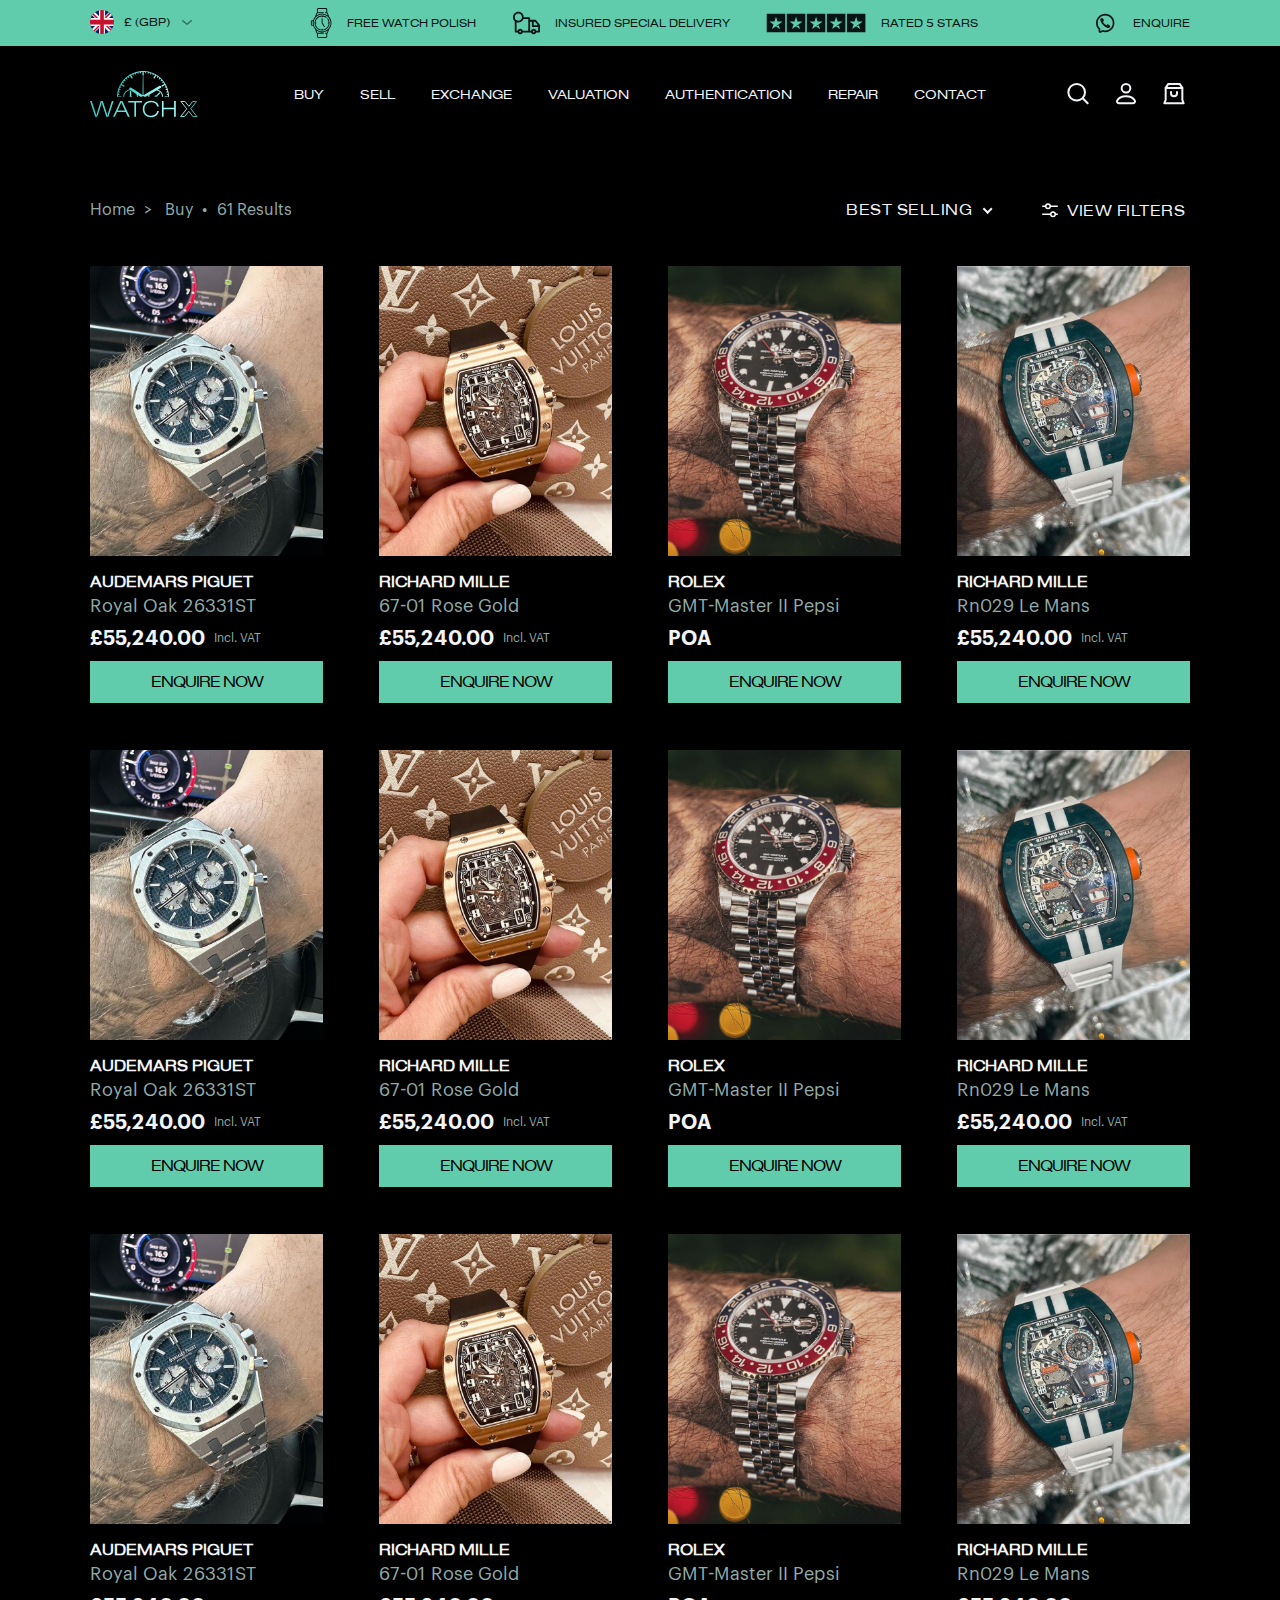
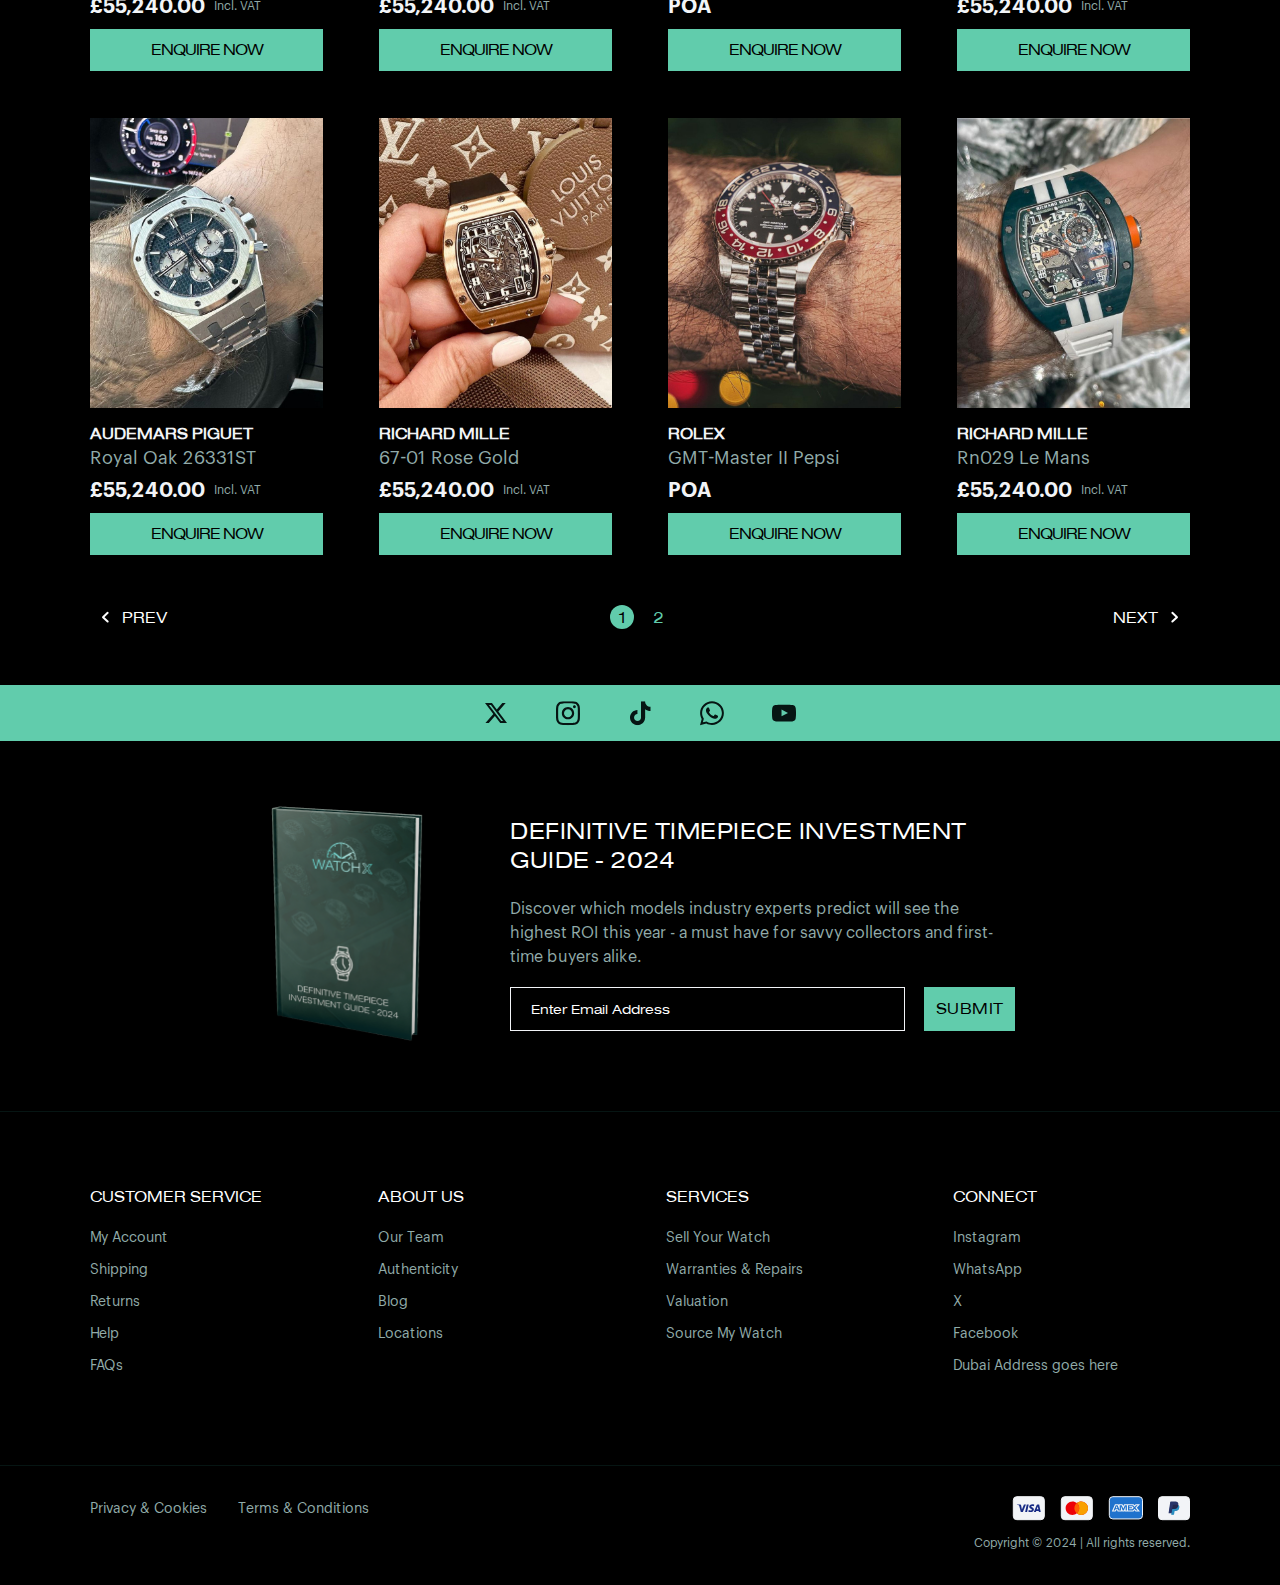
<file: shop.html>
<!doctype html>
<html lang="en">
<head>
	<meta charset="UTF-8">
	<meta name="viewport"
				content="width=device-width, user-scalable=no, initial-scale=1.0, maximum-scale=1.0, minimum-scale=1.0">
	<meta http-equiv="X-UA-Compatible" content="ie=edge">
	<title>WatchX</title>

	
	<!-- Main style -->
	<link rel="stylesheet" href="css/normalize.css"/>
	<link rel="stylesheet" href="css/font.css"/>
	<link rel="stylesheet" href="css/jquery.fancybox.min.css"/>
	<link rel="stylesheet" type="text/css" href="css/nice-select.css"/>
	<link rel="stylesheet" type="text/css" href="css/swiper.min.css"/>
	<link rel="stylesheet" type="text/css" href="css/styles.css"/>
	<link rel="stylesheet" type="text/css" href="css/responsive.css"/>
	
</head>
<body>

  <header>
		<div class="top-info-line">
			<div class="content-width">
				<div class="lang-wrap">
					<a href="#"><img src="img/flag-1.svg" alt="">£ (GBP)</a>
					<ul class="lang-list">
						<li><a href="#"><img src="img/flag-1.svg" alt="">£ (GBP)</a></li>
						<li><a href="#"><img src="img/flag-1.svg" alt="">£ (GBP)</a></li>
					</ul>
				</div>
				<div class="top-info">
					<ul>
						<li>
							<a href="#"><img src="img/icon-1-1.svg" alt="">FREE WATCH POLISH</a>
						</li>
						<li>
							<a href="#"><img src="img/icon-1-2.svg" alt="">INSURED SPECIAL DELIVERY</a>
						</li>
						<li>
							<a href="#"><img src="img/icon-1-3.svg" alt="">RATED 5 STARS</a>
						</li>
					</ul>
				</div>
				<div class="tel-wrap">
					<a href="#"><img src="img/icon-2.svg" alt="">ENQUIRE</a>
				</div>
			</div>
		</div>
		<div class="top-line">
			<div class="content-width">
				<div class="open-menu">
					<a href="#">
						<span></span>
						<span></span>
						<span></span>
					</a>
				</div>
				<div class="logo-wrap">
					<a href="index.html">
						<img src="img/logo.svg" alt="">
						<img src="img/logo-mob.svg" alt="" class="mob">
					</a>
				</div>
				<nav class="top-menu">
					<ul>
						<li><a href="#">Buy</a></li>
						<li><a href="#">Sell</a></li>
						<li><a href="#">Exchange</a></li>
						<li><a href="#">Valuation</a></li>
						<li><a href="#">Authentication</a></li>
						<li><a href="#">Repair</a></li>
						<li><a href="#">contact</a></li>
					</ul>
				</nav>
				<div class="icon-wrap">
					<div class="search-wrap">
						<a href="#">
							<img src="img/icon-3-1.svg" alt="">
						</a>
					</div>
					<div class="user-wrap">
						<a href="#">
							<img src="img/icon-3-2.svg" alt="">
						</a>
					</div>
					<div class="cart-wrap">
						<a href="#">
							<img src="img/icon-3-3.svg" alt="">
						</a>
					</div>
				</div>
			</div>
		</div>
  </header>

	<div class="menu-responsive" id="menu-responsive" style="display: none">
		<div class="top">
			<div class="close-menu">
				<a href="#"><img src="img/close-popup.svg" alt=""></a>
			</div>
		</div>
		<div class="wrap">
			<div class="logo-wrap">
				<a href="index.html">
					<img src="img/logo.svg" alt="">
				</a>
			</div>
			<nav class="mob-menu-land">
				<ul>
					<li><a href="#">Buy</a></li>
					<li><a href="#">Sell</a></li>
					<li><a href="#">Exchange</a></li>
					<li><a href="#">Valuation</a></li>
					<li><a href="#">Authentication</a></li>
					<li><a href="#">Repair</a></li>
					<li><a href="#">contact</a></li>
				</ul>

			</nav>
		</div>
	</div>

	<main>



		<section class="product-search shop">
			<div class="sort-line-wrap">
				<div class="content-width">
					<div class="sort-line">
						<ul class="breadcrumb">
							<li><a href="index.html">Home</a></li>
							<li><a href="index.html"><span>></span> Buy</a></li>
							<li><span>•</span>61 Results</li>
						</ul>
						<div class="right-wrap">
							<div class="select-block ">
								<label class="form-label" for="select-1"></label>
								<select id="select-1">
									<option value="0">Best selling</option>
									<option value="1">A-Z</option>
									<option value="2">Z-A</option>
								</select>
							</div>
							<div class="filer-btn">
								<a href="#filter" class="fancybox-filter"><img src="img/icon-17.svg" alt="">view filters</a>
							</div>
						</div>
					</div>
				</div>
			</div>

			<div class="content-width content-top">
				<div class="content">
					<div class="product-item ">
						<figure>
							<a href="#"><img src="img/img-2-3.jpg" alt=""></a>
						</figure>
						<div class="text">
							<h6 class="title">AUDEMARS PIGUET</h6>
							<p class="info">Royal Oak 26331ST</p>
							<p class="cost">£55,240.00
								<sup>Incl. VAT</sup></p>
							<div class="btn-wrap">
								<a href="#" class="btn-default">Enquire now</a>
							</div>
						</div>
					</div>
					<div class="product-item ">
						<figure>
							<a href="#"><img src="img/img-2-4.jpg" alt=""></a>
						</figure>
						<div class="text">
							<h6 class="title">RICHARD MILLE</h6>
							<p class="info">67-01 Rose Gold</p>
							<p class="cost">£55,240.00
								<sup>Incl. VAT</sup></p>
							<div class="btn-wrap">
								<a href="#" class="btn-default">Enquire now</a>
							</div>
						</div>
					</div>
					<div class="product-item ">
						<figure>
							<a href="#"><img src="img/img-2-1.jpg" alt=""></a>
						</figure>
						<div class="text">
							<h6 class="title">ROLEX</h6>
							<p class="info">GMT-Master II Pepsi</p>
							<p class="cost">POA</p>
							<div class="btn-wrap">
								<a href="#" class="btn-default">Enquire now</a>
							</div>
						</div>
					</div>
					<div class="product-item ">
						<figure>
							<a href="#"><img src="img/img-2-2.jpg" alt=""></a>
						</figure>
						<div class="text">
							<h6 class="title">RICHARD MILLE</h6>
							<p class="info">Rn029 Le Mans</p>
							<p class="cost">£55,240.00
								<sup>Incl. VAT</sup></p>
							<div class="btn-wrap">
								<a href="#" class="btn-default">Enquire now</a>
							</div>
						</div>
					</div>
					<div class="product-item ">
						<figure>
							<a href="#"><img src="img/img-2-3.jpg" alt=""></a>
						</figure>
						<div class="text">
							<h6 class="title">AUDEMARS PIGUET</h6>
							<p class="info">Royal Oak 26331ST</p>
							<p class="cost">£55,240.00
								<sup>Incl. VAT</sup></p>
							<div class="btn-wrap">
								<a href="#" class="btn-default">Enquire now</a>
							</div>
						</div>
					</div>
					<div class="product-item ">
						<figure>
							<a href="#"><img src="img/img-2-4.jpg" alt=""></a>
						</figure>
						<div class="text">
							<h6 class="title">RICHARD MILLE</h6>
							<p class="info">67-01 Rose Gold</p>
							<p class="cost">£55,240.00
								<sup>Incl. VAT</sup></p>
							<div class="btn-wrap">
								<a href="#" class="btn-default">Enquire now</a>
							</div>
						</div>
					</div>
					<div class="product-item ">
						<figure>
							<a href="#"><img src="img/img-2-1.jpg" alt=""></a>
						</figure>
						<div class="text">
							<h6 class="title">ROLEX</h6>
							<p class="info">GMT-Master II Pepsi</p>
							<p class="cost">POA</p>
							<div class="btn-wrap">
								<a href="#" class="btn-default">Enquire now</a>
							</div>
						</div>
					</div>
					<div class="product-item ">
						<figure>
							<a href="#"><img src="img/img-2-2.jpg" alt=""></a>
						</figure>
						<div class="text">
							<h6 class="title">RICHARD MILLE</h6>
							<p class="info">Rn029 Le Mans</p>
							<p class="cost">£55,240.00
								<sup>Incl. VAT</sup></p>
							<div class="btn-wrap">
								<a href="#" class="btn-default">Enquire now</a>
							</div>
						</div>
					</div>
					<div class="product-item ">
						<figure>
							<a href="#"><img src="img/img-2-3.jpg" alt=""></a>
						</figure>
						<div class="text">
							<h6 class="title">AUDEMARS PIGUET</h6>
							<p class="info">Royal Oak 26331ST</p>
							<p class="cost">£55,240.00
								<sup>Incl. VAT</sup></p>
							<div class="btn-wrap">
								<a href="#" class="btn-default">Enquire now</a>
							</div>
						</div>
					</div>
					<div class="product-item ">
						<figure>
							<a href="#"><img src="img/img-2-4.jpg" alt=""></a>
						</figure>
						<div class="text">
							<h6 class="title">RICHARD MILLE</h6>
							<p class="info">67-01 Rose Gold</p>
							<p class="cost">£55,240.00
								<sup>Incl. VAT</sup></p>
							<div class="btn-wrap">
								<a href="#" class="btn-default">Enquire now</a>
							</div>
						</div>
					</div>
					<div class="product-item ">
						<figure>
							<a href="#"><img src="img/img-2-1.jpg" alt=""></a>
						</figure>
						<div class="text">
							<h6 class="title">ROLEX</h6>
							<p class="info">GMT-Master II Pepsi</p>
							<p class="cost">POA</p>
							<div class="btn-wrap">
								<a href="#" class="btn-default">Enquire now</a>
							</div>
						</div>
					</div>
					<div class="product-item ">
						<figure>
							<a href="#"><img src="img/img-2-2.jpg" alt=""></a>
						</figure>
						<div class="text">
							<h6 class="title">RICHARD MILLE</h6>
							<p class="info">Rn029 Le Mans</p>
							<p class="cost">£55,240.00
								<sup>Incl. VAT</sup></p>
							<div class="btn-wrap">
								<a href="#" class="btn-default">Enquire now</a>
							</div>
						</div>
					</div>
					<div class="product-item ">
						<figure>
							<a href="#"><img src="img/img-2-3.jpg" alt=""></a>
						</figure>
						<div class="text">
							<h6 class="title">AUDEMARS PIGUET</h6>
							<p class="info">Royal Oak 26331ST</p>
							<p class="cost">£55,240.00
								<sup>Incl. VAT</sup></p>
							<div class="btn-wrap">
								<a href="#" class="btn-default">Enquire now</a>
							</div>
						</div>
					</div>
					<div class="product-item ">
						<figure>
							<a href="#"><img src="img/img-2-4.jpg" alt=""></a>
						</figure>
						<div class="text">
							<h6 class="title">RICHARD MILLE</h6>
							<p class="info">67-01 Rose Gold</p>
							<p class="cost">£55,240.00
								<sup>Incl. VAT</sup></p>
							<div class="btn-wrap">
								<a href="#" class="btn-default">Enquire now</a>
							</div>
						</div>
					</div>
					<div class="product-item ">
						<figure>
							<a href="#"><img src="img/img-2-1.jpg" alt=""></a>
						</figure>
						<div class="text">
							<h6 class="title">ROLEX</h6>
							<p class="info">GMT-Master II Pepsi</p>
							<p class="cost">POA</p>
							<div class="btn-wrap">
								<a href="#" class="btn-default">Enquire now</a>
							</div>
						</div>
					</div>
					<div class="product-item ">
						<figure>
							<a href="#"><img src="img/img-2-2.jpg" alt=""></a>
						</figure>
						<div class="text">
							<h6 class="title">RICHARD MILLE</h6>
							<p class="info">Rn029 Le Mans</p>
							<p class="cost">£55,240.00
								<sup>Incl. VAT</sup></p>
							<div class="btn-wrap">
								<a href="#" class="btn-default">Enquire now</a>
							</div>
						</div>
					</div>
				</div>
				<div class="pagination-wrap">
					<ul class="pagination">
						<li class="active"><a href="#"><img src="img/icon-18.svg" alt="">Prev</a></li>
						<li><span>1</span></li>
						<li><a href="#">2</a></li>
						<li><a href="#">Next<img src="img/icon-18.svg" alt=""></a></li>
					</ul>
				</div>
			</div>
		</section>






		
		<section class="soc-block">
			<div class="content-width">
				<ul>
					<li><a href="#"><img src="img/icon-7-1.svg" alt=""></a></li>
					<li><a href="#"><img src="img/icon-7-2.svg" alt=""></a></li>
					<li><a href="#"><img src="img/icon-7-3.svg" alt=""></a></li>
					<li><a href="#"><img src="img/icon-7-4.svg" alt=""></a></li>
					<li><a href="#"><img src="img/icon-7-5.svg" alt=""></a></li>
				</ul>
			</div>
		</section>

		<section class="download-block">
			<div class="content-width">
				<div class="content">
					<figure>
						<img src="img/img-6.png" alt="">
					</figure>
					<div class="text">
						<h2 class="title-h3">Definitive Timepiece Investment Guide - 2024</h2>
						<p>Discover which models industry experts predict will see the highest ROI this year - a must have for savvy collectors and first-time buyers alike.</p>
						<form action="#">
							<div class="form-wrap">
								<div class="input-wrap">
									<label for="email"></label>
									<input type="email" id="email" name="email" placeholder="Enter Email Address">
								</div>
								<button type="submit" class="btn-default">SUBMIT</button>
							</div>
						</form>

					</div>
				</div>
			</div>
		</section>

	</main>

  <footer>
    <div class="content-width">
			<div class="content">
				<div class="item item-1">
					<ul>
						<li><h6><a href="#">Customer service</a></h6></li>
						<li><a href="#">My Account</a></li>
						<li><a href="#">Shipping</a></li>
						<li><a href="#">Returns</a></li>
						<li><a href="#">Help</a></li>
						<li><a href="#">FAQs</a></li>
					</ul>
				</div>
				<div class="item item-2">
					<ul>
						<li><h6><a href="#">About us</a></h6></li>
						<li><a href="#">Our Team</a></li>
						<li><a href="#">Authenticity</a></li>
						<li><a href="#">Blog</a></li>
						<li><a href="#">Locations</a></li>
					</ul>
				</div>
				<div class="item item-3">
					<ul>
						<li><h6><a href="#">Services</a></h6></li>
						<li><a href="#">Sell Your Watch</a></li>
						<li><a href="#">Warranties & Repairs</a></li>
						<li><a href="#">Valuation</a></li>
						<li><a href="#">Source My Watch</a></li>
					</ul>
				</div>
				<div class="item item-4">
					<ul>
						<li><h6><a href="#">Connect</a></h6></li>
						<li><a href="#">Instagram</a></li>
						<li><a href="#">WhatsApp</a></li>
						<li><a href="#">X</a></li>
						<li><a href="#">Facebook</a></li>
						<li><a href="#">Dubai Address goes here</a></li>
					</ul>
				</div>
			</div>
    </div>
		<div class="bottom">
			<div class="content-width">
				<ul class="menu">
					<li><a href="#">Privacy & Cookies</a></li>
					<li><a href="#">Terms & Conditions</a></li>
				</ul>
				<div class="cart-wrap">
					<ul class="list">
						<li><a href="#"><img src="img/icon-8-1.svg" alt=""></a></li>
						<li><a href="#"><img src="img/icon-8-2.svg" alt=""></a></li>
						<li><a href="#"><img src="img/icon-8-3.svg" alt=""></a></li>
						<li><a href="#"><img src="img/icon-8-4.svg" alt=""></a></li>
					</ul>
					<p>Copyright ©  2024 | All rights reserved.</p>
				</div>
			</div>
		</div>
  </footer>







  <script src="js/jquery.min.js"></script>
	<script src="js/swiper.js"></script>
	<script src="js/jquery.fancybox.min.js"></script>
	<script src="js/jquery.nice-select.min.js"></script>
	<script src="js/jquery.sticky.js"></script>
	<script src="js/script.js"></script>
</body>
</html>
</file>
<file: css/font.css>
@font-face {
  font-family: 'NimbusSans';
  src: url('../fonts/NimbusSansExtdDW01-Light.woff2') format('woff2'),
  url('../fonts/NimbusSansExtdDW01-Light.woff') format('woff');
  font-weight: 300;
  font-style: normal;
  font-display: swap;
}

@font-face {
  font-family: 'NimbusSans';
  src: url('../fonts/NimbusSanD-ReguExte.woff2') format('woff2'),
  url('../fonts/NimbusSanD-ReguExte.woff') format('woff');
  font-weight: normal;
  font-style: normal;
  font-display: swap;
}

@font-face {
  font-family: 'Graphik';
  src: url('../fonts/Graphik-Regular.woff2') format('woff2'),
  url('../fonts/Graphik-Regular.woff') format('woff');
  font-weight: normal;
  font-style: normal;
  font-display: swap;
}

@font-face {
  font-family: 'Graphik';
  src: url('../fonts/Graphik-Semibold.woff2') format('woff2'),
  url('../fonts/Graphik-Semibold.woff') format('woff');
  font-weight: 600;
  font-style: normal;
  font-display: swap;
}
</file>
<file: css/nice-select.css>
.nice-select {
  -webkit-tap-highlight-color: transparent;
  background-color: #fff;
  border-radius: 5px;
  border: solid 1px #e8e8e8;
  box-sizing: border-box;
  clear: both;
  cursor: pointer;
  display: block;
  float: left;
  font-family: inherit;
  font-size: 14px;
  font-weight: normal;
  height: 42px;
  line-height: 40px;
  outline: none;
  padding-left: 18px;
  padding-right: 30px;
  position: relative;
  text-align: left !important;
  -webkit-transition: all 0.2s ease-in-out;
  transition: all 0.2s ease-in-out;
  -webkit-user-select: none;
     -moz-user-select: none;
      -ms-user-select: none;
          user-select: none;
  white-space: nowrap;
  width: auto; }
  .nice-select:hover {
    border-color: #dbdbdb; }
  .nice-select:active, .nice-select.open, .nice-select:focus {
    border-color: #999; }
  .nice-select:after {
    border-bottom: 2px solid #999;
    border-right: 2px solid #999;
    content: '';
    display: block;
    height: 5px;
    margin-top: -4px;
    pointer-events: none;
    position: absolute;
    right: 12px;
    top: 50%;
    -webkit-transform-origin: 66% 66%;
        -ms-transform-origin: 66% 66%;
            transform-origin: 66% 66%;
    -webkit-transform: rotate(45deg);
        -ms-transform: rotate(45deg);
            transform: rotate(45deg);
    -webkit-transition: all 0.15s ease-in-out;
    transition: all 0.15s ease-in-out;
    width: 5px; }
  .nice-select.open:after {
    -webkit-transform: rotate(-135deg);
        -ms-transform: rotate(-135deg);
            transform: rotate(-135deg); }
  .nice-select.open .list {
    opacity: 1;
    pointer-events: auto;
    -webkit-transform: scale(1) translateY(0);
        -ms-transform: scale(1) translateY(0);
            transform: scale(1) translateY(0); }
  .nice-select.disabled {
    border-color: #ededed;
    color: #999;
    pointer-events: none; }
    .nice-select.disabled:after {
      border-color: #cccccc; }
  .nice-select.wide {
    width: 100%; }
    .nice-select.wide .list {
      left: 0 !important;
      right: 0 !important; }
  .nice-select.right {
    float: right; }
    .nice-select.right .list {
      left: auto;
      right: 0; }
  .nice-select.small {
    font-size: 12px;
    height: 36px;
    line-height: 34px; }
    .nice-select.small:after {
      height: 4px;
      width: 4px; }
    .nice-select.small .option {
      line-height: 34px;
      min-height: 34px; }
  .nice-select .list {
    background-color: #fff;
    border-radius: 5px;
    box-shadow: 0 0 0 1px rgba(68, 68, 68, 0.11);
    box-sizing: border-box;
    margin-top: 4px;
    opacity: 0;
    overflow: hidden;
    padding: 0;
    pointer-events: none;
    position: absolute;
    top: 100%;
    left: 0;
    -webkit-transform-origin: 50% 0;
        -ms-transform-origin: 50% 0;
            transform-origin: 50% 0;
    -webkit-transform: scale(0.75) translateY(-21px);
        -ms-transform: scale(0.75) translateY(-21px);
            transform: scale(0.75) translateY(-21px);
    -webkit-transition: all 0.2s cubic-bezier(0.5, 0, 0, 1.25), opacity 0.15s ease-out;
    transition: all 0.2s cubic-bezier(0.5, 0, 0, 1.25), opacity 0.15s ease-out;
    z-index: 9; }
    .nice-select .list:hover .option:not(:hover) {
      background-color: transparent !important; }
  .nice-select .option {
    cursor: pointer;
    font-weight: 400;
    line-height: 40px;
    list-style: none;
    min-height: 40px;
    outline: none;
    padding-left: 18px;
    padding-right: 29px;
    text-align: left;
    -webkit-transition: all 0.2s;
    transition: all 0.2s; }
    .nice-select .option:hover, .nice-select .option.focus, .nice-select .option.selected.focus {
      background-color: #f6f6f6; }
    .nice-select .option.selected {
      font-weight: bold; }
    .nice-select .option.disabled {
      background-color: transparent;
      color: #999;
      cursor: default; }

.no-csspointerevents .nice-select .list {
  display: none; }

.no-csspointerevents .nice-select.open .list {
  display: block; }
</file>
<file: css/styles.css>
/*&:after {
  content: "";
  display: table;
  clear: both;}*/
body {
  font-family: 'Graphik', sans-serif;
  scroll-behavior: smooth;
  font-style: normal;
  font-weight: 400;
  font-size: 16px;
  line-height: 24px;
  min-width: 320px;
  position: relative;
  background: #000;
  max-width: 3000px;
  margin: auto;
  color: #f2f4f7; }

header, section, footer {
  margin: auto; }

a {
  text-decoration: none; }
  a:focus {
    outline: none !important; }

a:hover, a:focus, a:active {
  text-decoration: none; }

* {
  -webkit-box-sizing: border-box;
  box-sizing: border-box;
  -webkit-font-smoothing: antialiased;
  -moz-osx-font-smoothing: grayscale; }

a, button {
  -webkit-transition: all .4s ease;
  transition: all .4s ease; }

figure {
  margin: 0; }
  figure img {
    width: auto;
    max-width: 100%;
    vertical-align: top; }

ul {
  margin: 0;
  padding: 0; }
  ul li {
    list-style-type: none; }

p, a {
  color: #f2f4f7;
  margin: 0; }

input {
  -webkit-appearance: none !important;
  -moz-appearance: none !important;
  appearance: none !important; }

.content-width {
  width: 1280px;
  margin: auto; }

h1, h2 {
  margin: 0 0 30px;
  font-family: "NimbusSans", sans-serif; }

h3 {
  margin: 0 0 30px;
  font-family: "NimbusSans", sans-serif; }

h4 {
  margin: 0 0 30px;
  font-family: "NimbusSans", sans-serif; }

h5 {
  margin: 0 0 10px;
  font-family: "NimbusSans", sans-serif; }

h6 {
  margin: 0 0 10px;
  font-family: "NimbusSans", sans-serif; }

input:invalid {
  -webkit-box-shadow: none;
          box-shadow: none; }

input, textarea, button {
  outline: none !important; }

/*------------------------------HOME-PAGE----------------------------*/
.top-info-line {
  background: #61ccac;
  padding: 8px 0;
  position: relative;
  z-index: 10; }
  .top-info-line .content-width {
    display: -webkit-box;
    display: -ms-flexbox;
    display: flex;
    -webkit-box-pack: justify;
        -ms-flex-pack: justify;
            justify-content: space-between;
    min-width: 1330px; }
  .top-info-line .lang-wrap {
    width: 100px;
    position: relative;
    height: -webkit-fit-content;
    height: -moz-fit-content;
    height: fit-content;
    top: 2px; }
    .top-info-line .lang-wrap a {
      display: -webkit-box;
      display: -ms-flexbox;
      display: flex;
      -webkit-box-align: center;
          -ms-flex-align: center;
              align-items: center;
      width: -webkit-fit-content;
      width: -moz-fit-content;
      width: fit-content;
      font-family: "NimbusSans", sans-serif;
      font-size: 12px;
      font-weight: 400;
      line-height: 14px;
      letter-spacing: 0em;
      text-align: left;
      color: #061513; }
      .top-info-line .lang-wrap a img {
        margin-right: 10px; }
      .top-info-line .lang-wrap a:hover {
        opacity: 0.7; }
    .top-info-line .lang-wrap > a {
      padding-right: 20px; }
      .top-info-line .lang-wrap > a:after {
        position: absolute;
        top: 0;
        right: -7px;
        width: 20px;
        height: 24px;
        content: '';
        display: -webkit-box;
        display: -ms-flexbox;
        display: flex;
        -webkit-box-pack: center;
            -ms-flex-pack: center;
                justify-content: center;
        -webkit-box-align: center;
            -ms-flex-align: center;
                align-items: center;
        background: url("../img/icon-0.svg") no-repeat center; }
    .top-info-line .lang-wrap ul {
      position: absolute;
      top: 100%;
      left: -20px;
      z-index: 10;
      background: #61ccac;
      display: none; }
      .top-info-line .lang-wrap ul a {
        padding: 10px 20px; }
  .top-info-line .is-active > a:after {
    -webkit-transform: scale(1, -1);
            transform: scale(1, -1); }
  .top-info-line .tel-wrap {
    width: 100px;
    display: -webkit-box;
    display: -ms-flexbox;
    display: flex;
    -webkit-box-pack: end;
        -ms-flex-pack: end;
            justify-content: flex-end; }
    .top-info-line .tel-wrap a {
      display: -webkit-box;
      display: -ms-flexbox;
      display: flex;
      -webkit-box-align: center;
          -ms-flex-align: center;
              align-items: center;
      width: -webkit-fit-content;
      width: -moz-fit-content;
      width: fit-content;
      color: #061513;
      font-family: "NimbusSans", sans-serif;
      font-size: 12px;
      font-weight: 400;
      line-height: 14px;
      letter-spacing: 0em;
      text-align: left; }
      .top-info-line .tel-wrap a img {
        margin-right: 17px; }
      .top-info-line .tel-wrap a:hover {
        opacity: 0.7; }
  .top-info-line .top-info {
    width: calc(100% - 200px);
    display: -webkit-box;
    display: -ms-flexbox;
    display: flex;
    -webkit-box-pack: center;
        -ms-flex-pack: center;
            justify-content: center; }
    .top-info-line .top-info ul {
      display: -webkit-box;
      display: -ms-flexbox;
      display: flex;
      -webkit-box-pack: center;
          -ms-flex-pack: center;
              justify-content: center;
      -webkit-box-align: center;
          -ms-flex-align: center;
              align-items: center;
      padding-left: 7px; }
      .top-info-line .top-info ul li {
        margin: 0 18px; }
        .top-info-line .top-info ul li a {
          font-family: "NimbusSans", sans-serif;
          font-size: 12px;
          font-weight: 400;
          line-height: 14px;
          letter-spacing: 0em;
          text-align: left;
          display: -webkit-box;
          display: -ms-flexbox;
          display: flex;
          -webkit-box-align: center;
              -ms-flex-align: center;
                  align-items: center;
          width: -webkit-fit-content;
          width: -moz-fit-content;
          width: fit-content;
          color: #061513; }
          .top-info-line .top-info ul li a img {
            margin-right: 15px; }
          .top-info-line .top-info ul li a:hover {
            opacity: 0.7; }

.top-line {
  padding: 25px 0 15px; }
  .top-line .content-width {
    min-width: 1330px;
    display: -webkit-box;
    display: -ms-flexbox;
    display: flex;
    -webkit-box-pack: justify;
        -ms-flex-pack: justify;
            justify-content: space-between;
    -webkit-box-align: center;
        -ms-flex-align: center;
            align-items: center; }
  .top-line .logo-wrap {
    width: 150px; }
    .top-line .logo-wrap img {
      width: 108px; }
    .top-line .logo-wrap .mob {
      display: none; }
  .top-line .icon-wrap {
    width: 150px;
    display: -webkit-box;
    display: -ms-flexbox;
    display: flex;
    -webkit-box-pack: end;
        -ms-flex-pack: end;
            justify-content: flex-end;
    position: relative;
    top: -5px; }
    .top-line .icon-wrap > div {
      width: 32px;
      height: 32px;
      margin-left: 16px; }
      .top-line .icon-wrap > div a {
        display: -webkit-box;
        display: -ms-flexbox;
        display: flex;
        -webkit-box-pack: center;
            -ms-flex-pack: center;
                justify-content: center;
        -webkit-box-align: center;
            -ms-flex-align: center;
                align-items: center; }
        .top-line .icon-wrap > div a:hover {
          opacity: 0.7; }

.top-menu {
  display: -webkit-box;
  display: -ms-flexbox;
  display: flex;
  width: calc(100% - 300px);
  -webkit-box-pack: center;
      -ms-flex-pack: center;
          justify-content: center;
  position: relative;
  top: -4px; }
  .top-menu ul {
    display: -webkit-box;
    display: -ms-flexbox;
    display: flex;
    -webkit-box-pack: center;
        -ms-flex-pack: center;
            justify-content: center; }
  .top-menu li {
    margin: 0 18px; }
    .top-menu li a {
      font-family: "NimbusSans", sans-serif;
      font-size: 14px;
      font-weight: 400;
      line-height: 17px;
      letter-spacing: 0em;
      text-align: left;
      text-transform: uppercase; }
      .top-menu li a:hover {
        color: #61ccac; }

.bg {
  position: absolute;
  top: 0;
  left: 0;
  right: 0;
  bottom: 0;
  overflow: hidden; }

.bg + * {
  position: relative;
  z-index: 2; }

.home-banner {
  position: relative;
  padding: 147px 0 160px;
  background: linear-gradient(248.09deg, #1E2C28 -0.02%, #032929 -0.01%, rgba(3, 41, 41, 0.5) 99.98%); }
  .home-banner .bg img {
    position: absolute;
    top: 0;
    left: 50%;
    -webkit-transform: translate(17%, 0);
            transform: translate(17%, 0); }
  .home-banner .bg:after {
    position: absolute;
    bottom: 0;
    height: 200px;
    width: 100%;
    left: 0;
    z-index: 1;
    content: '';
    background: -webkit-gradient(linear, left top, left bottom, from(rgba(0, 0, 0, 0)), color-stop(50%, rgba(0, 0, 0, 0.7)), to(black));
    background: linear-gradient(180deg, rgba(0, 0, 0, 0) 0%, rgba(0, 0, 0, 0.7) 50%, black 100%); }
  .home-banner .text-wrap {
    width: 571px;
    margin-left: 53px; }
  .home-banner h1 {
    margin-bottom: 14px; }
  .home-banner p {
    margin-bottom: 42px;
    width: 500px;
    max-width: 100%; }
  .home-banner .btn-wrap {
    display: -webkit-box;
    display: -ms-flexbox;
    display: flex;
    -ms-flex-wrap: wrap;
        flex-wrap: wrap; }
    .home-banner .btn-wrap a:first-child {
      margin-right: 20px; }

h1 {
  font-size: 42px;
  font-weight: 300;
  line-height: 50px;
  letter-spacing: 0em;
  text-align: left; }

.btn-default {
  display: -webkit-box;
  display: -ms-flexbox;
  display: flex;
  -webkit-box-align: center;
      -ms-flex-align: center;
          align-items: center;
  -webkit-box-pack: center;
      -ms-flex-pack: center;
          justify-content: center;
  width: -webkit-fit-content;
  width: -moz-fit-content;
  width: fit-content;
  text-align: center;
  background: #61ccac;
  padding: 0 30px;
  height: 44px;
  line-height: 40px;
  font-family: "NimbusSans", sans-serif;
  font-size: 16px;
  font-weight: 400;
  color: #000;
  text-transform: uppercase;
  border: 2px solid #61ccac;
  letter-spacing: 0.5px; }
  .btn-default:hover {
    background: #000;
    color: #61ccac; }

.btn-black {
  background: #000;
  border-color: #000;
  color: #61ccac; }
  .btn-black:hover {
    background: #f2f4f7;
    color: #000; }

.logo-slider {
  position: absolute;
  z-index: 10;
  bottom: 30px;
  left: 0;
  width: 100%; }
  .logo-slider .swiper-slide {
    width: 104px;
    display: -webkit-box;
    display: -ms-flexbox;
    display: flex;
    -webkit-box-pack: center;
        -ms-flex-pack: center;
            justify-content: center;
    -webkit-box-align: center;
        -ms-flex-align: center;
            align-items: center;
    height: 48px; }

.products-tabs {
  padding: 66px 0 30px; }
  .products-tabs .title-wrap {
    display: -webkit-box;
    display: -ms-flexbox;
    display: flex;
    -webkit-box-pack: justify;
        -ms-flex-pack: justify;
            justify-content: space-between;
    -ms-flex-wrap: wrap;
        flex-wrap: wrap; }
  .products-tabs .title-h2 {
    margin-bottom: 6px; }
  .products-tabs .title {
    width: calc(100% - 500px);
    margin-bottom: 30px; }
    .products-tabs .title p {
      color: #91aba9; }
  .products-tabs .table-menu-styles {
    width: 500px;
    display: -webkit-box;
    display: -ms-flexbox;
    display: flex;
    -webkit-box-pack: end;
        -ms-flex-pack: end;
            justify-content: flex-end;
    margin-top: 25px; }
    .products-tabs .table-menu-styles li {
      margin-left: 32px;
      font-family: "NimbusSans", sans-serif;
      font-size: 16px;
      font-weight: 400;
      line-height: 19px;
      letter-spacing: 0.5px;
      text-align: left;
      cursor: pointer;
      color: rgba(242, 244, 247, 0.25);
      text-transform: uppercase;
      -webkit-transition: all .4s ease;
      transition: all .4s ease;
      white-space: nowrap; }
      .products-tabs .table-menu-styles li:hover {
        color: #f2f4f7; }
    .products-tabs .table-menu-styles li:first-child {
      margin-left: 0; }
    .products-tabs .table-menu-styles .is-active {
      color: #fff; }
  .products-tabs .btn-wrap-all {
    display: -webkit-box;
    display: -ms-flexbox;
    display: flex;
    -webkit-box-pack: center;
        -ms-flex-pack: center;
            justify-content: center;
    width: 100%;
    margin-top: 48px; }
    .products-tabs .btn-wrap-all a {
      min-width: 230px; }

.title-h2 {
  font-size: 32px;
  font-weight: 400;
  line-height: 38px;
  letter-spacing: 0.5px;
  text-align: left; }

/*.product-container{
  display: grid;
  grid-template-columns: repeat(4,1fr);
  grid-gap: 40px 55px;
}*/
.product-item figure {
  overflow: hidden;
  height: 290px;
  width: 100%; }
  .product-item figure img {
    width: 100%;
    height: 100%;
    -o-object-fit: cover;
       object-fit: cover;
    -o-object-position: center;
       object-position: center;
    -webkit-transition: all .4s ease;
    transition: all .4s ease; }
  .product-item figure:hover img {
    -webkit-transform: scale(1.03);
            transform: scale(1.03); }
.product-item .text {
  padding-top: 17px; }
  .product-item .text .title {
    width: 100%;
    font-size: 16px;
    font-weight: 600;
    line-height: 18px;
    letter-spacing: 0em;
    text-align: left;
    text-transform: uppercase;
    margin-bottom: 5px; }
  .product-item .text .info {
    font-size: 18px;
    font-weight: 400;
    line-height: 20px;
    letter-spacing: 0em;
    text-align: left;
    color: #91aba9;
    margin-bottom: 12px; }
  .product-item .text .cost {
    font-size: 20px;
    font-weight: 600;
    line-height: 22px;
    letter-spacing: 0em;
    text-align: left; }
    .product-item .text .cost sup {
      font-size: 12px;
      font-weight: 400;
      line-height: 13px;
      letter-spacing: 0em;
      text-align: left;
      color: #91aba9;
      top: -3px;
      margin-left: 5px; }
  .product-item .text .btn-wrap {
    margin-top: 11px; }
    .product-item .text .btn-wrap a {
      width: 100%;
      font-size: 16px;
      letter-spacing: -1px;
      height: 42px;
      line-height: 40px; }

.btn-border {
  line-height: 40px;
  border: 2px solid #61ccac;
  background: transparent;
  color: #61ccac; }
  .btn-border:hover {
    background: #61ccac;
    color: #000; }

.testimonials {
  padding: 72px 0 100px;
  overflow: hidden;
  position: relative; }
  .testimonials .title-wrap {
    display: -webkit-box;
    display: -ms-flexbox;
    display: flex;
    -webkit-box-pack: justify;
        -ms-flex-pack: justify;
            justify-content: space-between;
    -ms-flex-wrap: wrap;
        flex-wrap: wrap; }
  .testimonials .title-h2 {
    margin-bottom: 6px; }
  .testimonials .title {
    width: calc(100% - 200px);
    margin-bottom: 30px; }
    .testimonials .title p {
      color: #91aba9; }
  .testimonials .nav-wrap {
    position: relative;
    width: 110px;
    display: -webkit-box;
    display: -ms-flexbox;
    display: flex;
    -webkit-box-pack: justify;
        -ms-flex-pack: justify;
            justify-content: space-between;
    margin-top: 13px; }
    .testimonials .nav-wrap > div {
      position: relative;
      left: 0;
      right: 0;
      width: 48px;
      height: 48px;
      border-radius: 100%;
      margin-top: 0;
      background: linear-gradient(248.09deg, #1E2C28 -0.02%, #032929 -0.01%, rgba(3, 41, 41, 0.5) 99.98%);
      display: -webkit-box;
      display: -ms-flexbox;
      display: flex;
      -webkit-box-pack: center;
          -ms-flex-pack: center;
              justify-content: center;
      -webkit-box-align: center;
          -ms-flex-align: center;
              align-items: center;
      top: 0;
      -webkit-transform: none;
              transform: none; }
      .testimonials .nav-wrap > div:after {
        display: none; }
    .testimonials .nav-wrap .swiper-button-prev img {
      -webkit-transform: scale(-1);
              transform: scale(-1); }

.testimonials-slider {
  overflow: visible; }
  .testimonials-slider .swiper-slide {
    padding: 22px 24px;
    background: linear-gradient(248.09deg, #1E2C28 -0.02%, #032929 -0.01%, rgba(3, 41, 41, 0.5) 99.98%);
    width: 390px; }
  .testimonials-slider .user-wrap {
    display: -webkit-box;
    display: -ms-flexbox;
    display: flex;
    margin-bottom: 15px; }
    .testimonials-slider .user-wrap figure {
      width: 56px;
      height: 56px;
      border-radius: 100%;
      overflow: hidden;
      margin-right: 13px; }
      .testimonials-slider .user-wrap figure img {
        width: 100%;
        height: 100%;
        -o-object-position: center;
           object-position: center;
        -o-object-fit: cover;
           object-fit: cover; }
    .testimonials-slider .user-wrap .text {
      margin-top: 5px; }
    .testimonials-slider .user-wrap p {
      color: #91aba9;
      line-height: 1.2; }
    .testimonials-slider .user-wrap .name {
      margin-bottom: 5px;
      font-size: 18px;
      font-weight: 600;
      line-height: 24px;
      letter-spacing: 0em;
      text-align: center;
      color: #f2f4f7; }
  .testimonials-slider .wrap p {
    font-size: 14px;
    font-weight: 400;
    line-height: 22px;
    letter-spacing: 0em;
    text-align: left;
    margin-bottom: 10px;
    color: #91aba9; }
  .testimonials-slider .stars-wrap {
    margin-top: 17px; }
    .testimonials-slider .stars-wrap img {
      vertical-align: top; }

.content-width-slider {
  position: relative;
  margin-top: 4px; }
  .content-width-slider:after {
    position: absolute;
    top: 0;
    bottom: 0;
    right: 0;
    content: '';
    width: 145px;
    background: linear-gradient(271.22deg, #101613 20.86%, rgba(16, 22, 19, 0) 96.18%);
    z-index: 10; }
  .content-width-slider:before {
    position: absolute;
    top: 0;
    bottom: 0;
    left: 0;
    content: '';
    width: 145px;
    background: linear-gradient(91.22deg, #101613 20.86%, rgba(16, 22, 19, 0) 96.18%);
    z-index: 10; }

.swiper-button-disabled {
  opacity: 0 !important; }

.service-block {
  padding: 33px 0 50px; }
  .service-block .title-h2 {
    margin-bottom: 6px; }
  .service-block .title-wrap {
    margin-bottom: 36px; }
    .service-block .title-wrap p {
      color: #91aba9; }
  .service-block .content {
    display: -webkit-box;
    display: -ms-flexbox;
    display: flex;
    -webkit-box-pack: justify;
        -ms-flex-pack: justify;
            justify-content: space-between;
    -ms-flex-wrap: wrap;
        flex-wrap: wrap;
    grid-gap: 33px 30px; }
  .service-block .item {
    position: relative;
    height: 320px;
    padding: 20px 56px 20px;
    display: -webkit-box;
    display: -ms-flexbox;
    display: flex;
    -webkit-box-align: center;
        -ms-flex-align: center;
            align-items: center; }
    .service-block .item p {
      margin-bottom: 13px; }
    .service-block .item .title {
      font-family: "NimbusSans", sans-serif;
      font-size: 24px;
      font-weight: 400;
      line-height: 29px;
      letter-spacing: 0em;
      text-align: left;
      margin-bottom: 21px; }
    .service-block .item .bg img {
      width: 100%;
      height: 100%;
      -o-object-fit: cover;
         object-fit: cover;
      -o-object-position: center;
         object-position: center; }
    .service-block .item .bg:before {
      position: absolute;
      top: 0;
      bottom: 0;
      left: 0;
      content: '';
      background: -webkit-gradient(linear, left top, right top, color-stop(28%, rgba(20, 27, 24, 0.95)), to(rgba(20, 27, 24, 0.05)));
      background: linear-gradient(90deg, rgba(20, 27, 24, 0.95) 28%, rgba(20, 27, 24, 0.05) 100%);
      z-index: 10;
      width: 50%; }
    .service-block .item .link-wrap a {
      font-family: "NimbusSans", sans-serif;
      font-size: 16px;
      font-weight: 400;
      line-height: 19px;
      text-align: left;
      display: inline-block;
      position: relative;
      color: #61ccac;
      text-transform: uppercase;
      letter-spacing: -1px; }
      .service-block .item .link-wrap a:after {
        position: absolute;
        bottom: 0;
        left: 0;
        height: 1px;
        width: 100%;
        content: '';
        background: #61ccac;
        -webkit-transition: all .4s ease;
        transition: all .4s ease; }
      .service-block .item .link-wrap a:hover:after {
        -webkit-transform: scaleX(0);
                transform: scaleX(0); }
    .service-block .item .wrap {
      position: relative;
      z-index: 999; }
  .service-block .item-1-3 {
    width: calc(36.33% - 15px); }
  .service-block .item-2-3 {
    width: calc(63.66% - 15px); }
    .service-block .item-2-3 p {
      width: 385px;
      max-width: 100%; }
  .service-block .item-1-2 {
    width: calc(50% - 15px);
    height: 310px; }
  .service-block .btn-wrap {
    margin-top: 31px;
    display: -webkit-box;
    display: -ms-flexbox;
    display: flex;
    -webkit-box-pack: center;
        -ms-flex-pack: center;
            justify-content: center; }
    .service-block .btn-wrap a {
      min-width: 355px; }

.btn-big {
  height: 58px;
  line-height: 54px;
  letter-spacing: -0.5px; }
  .btn-big img {
    margin-right: 15px; }
  .btn-big:hover img {
    -webkit-filter: invert(75%) sepia(23%) saturate(715%) hue-rotate(111deg) brightness(57%) contrast(90%);
            filter: invert(75%) sepia(23%) saturate(715%) hue-rotate(111deg) brightness(57%) contrast(90%); }

.img-text {
  padding: 80px 0 50px; }
  .img-text .content {
    display: -webkit-box;
    display: -ms-flexbox;
    display: flex;
    -webkit-box-pack: justify;
        -ms-flex-pack: justify;
            justify-content: space-between;
    -ms-flex-wrap: wrap;
        flex-wrap: wrap; }
  .img-text figure {
    width: 558px;
    height: 385px; }
    .img-text figure img {
      width: 100%;
      height: 100%;
      -o-object-fit: cover;
         object-fit: cover; }
  .img-text .text {
    width: calc(100% - 558px);
    padding: 75px 80px 20px;
    background: #022626; }
    .img-text .text .btn-default {
      height: 36px;
      line-height: 32px;
      padding: 0 15px;
      letter-spacing: -0.5px; }
  .img-text .title-h2 {
    margin-bottom: 22px; }
  .img-text p {
    margin-bottom: 17px; }
  .img-text .btn-wrap-full {
    margin-top: 33px;
    display: -webkit-box;
    display: -ms-flexbox;
    display: flex;
    -webkit-box-pack: center;
        -ms-flex-pack: center;
            justify-content: center;
    -webkit-box-align: center;
        -ms-flex-align: center;
            align-items: center; }
    .img-text .btn-wrap-full a {
      min-width: 355px; }

.item-4x {
  padding: 50px 0 50px; }
  .item-4x .title-h2 {
    margin-bottom: 7px; }
  .item-4x .title-wrap {
    margin-bottom: 36px; }
    .item-4x .title-wrap p {
      color: #91aba9; }

.market-slider figure {
  width: 100%;
  height: 180px;
  overflow: hidden; }
  .market-slider figure img {
    width: 100%;
    height: 100%;
    -o-object-fit: cover;
       object-fit: cover;
    -o-object-position: center;
       object-position: center;
    -webkit-transition: all .4s ease;
    transition: all .4s ease; }
  .market-slider figure:hover img {
    -webkit-transform: scale(1.03);
            transform: scale(1.03); }
.market-slider .text {
  padding-top: 18px; }
  .market-slider .text .label {
    font-size: 16px;
    font-weight: 400;
    line-height: 18px;
    letter-spacing: 0em;
    text-align: left;
    text-transform: uppercase;
    margin-bottom: 5px;
    color: #91aba9; }
  .market-slider .text .title {
    font-size: 18px;
    font-weight: 400;
    line-height: 24px;
    letter-spacing: 0em;
    text-align: left;
    color: #fff;
    margin-bottom: 12px; }
  .market-slider .text .link-wrap a {
    display: inline-block;
    position: relative;
    font-family: "NimbusSans", sans-serif;
    font-size: 16px;
    font-weight: 400;
    line-height: 19px;
    text-align: left;
    color: #61ccac;
    text-transform: uppercase;
    letter-spacing: -0.5px; }
    .market-slider .text .link-wrap a:after {
      position: absolute;
      bottom: 0;
      left: 0;
      width: 100%;
      content: '';
      height: 1px;
      background: #61ccac;
      -webkit-transition: all .4s ease;
      transition: all .4s ease; }
    .market-slider .text .link-wrap a:hover:after {
      -webkit-transform: scaleX(0);
              transform: scaleX(0); }

.soc-block {
  background: #61ccac;
  padding: 16px 0;
  margin: 40px 0 40px; }
  .soc-block ul {
    width: 100%;
    display: -webkit-box;
    display: -ms-flexbox;
    display: flex;
    -webkit-box-pack: center;
        -ms-flex-pack: center;
            justify-content: center; }
    .soc-block ul a {
      width: 24px;
      height: 24px;
      display: -webkit-box;
      display: -ms-flexbox;
      display: flex;
      -webkit-box-pack: center;
          -ms-flex-pack: center;
              justify-content: center;
      -webkit-box-align: center;
          -ms-flex-align: center;
              align-items: center; }
      .soc-block ul a:hover {
        opacity: 0.7; }
    .soc-block ul li {
      margin: 0 24px; }

.download-block {
  padding: 36px 0 53px; }
  .download-block .content {
    width: 750px;
    max-width: 100%;
    margin: auto;
    display: -webkit-box;
    display: -ms-flexbox;
    display: flex;
    -webkit-box-pack: justify;
        -ms-flex-pack: justify;
            justify-content: space-between;
    -ms-flex-wrap: wrap;
        flex-wrap: wrap; }
  .download-block figure {
    width: 165px;
    position: relative;
    top: -11px; }
  .download-block .text {
    width: calc(100% - 245px); }
  .download-block .title-h3 {
    font-size: 24px;
    font-weight: 400;
    line-height: 29px;
    letter-spacing: 0.5px;
    text-align: left;
    color: #fff;
    text-transform: uppercase;
    margin-bottom: 22px; }
  .download-block p {
    margin-bottom: 18px;
    color: #91aba9; }
  .download-block .form-wrap {
    display: -webkit-box;
    display: -ms-flexbox;
    display: flex;
    -webkit-box-pack: justify;
        -ms-flex-pack: justify;
            justify-content: space-between;
    -ms-flex-wrap: wrap;
        flex-wrap: wrap; }
    .download-block .form-wrap .input-wrap {
      width: calc(100% - 110px); }
      .download-block .form-wrap .input-wrap label {
        display: none; }
      .download-block .form-wrap .input-wrap input {
        width: 100%;
        border: 1px solid #f2f4f7;
        height: 44px;
        line-height: 42px;
        padding: 0 20px;
        font-size: 14px;
        font-family: "NimbusSans", sans-serif;
        background: transparent;
        color: #fff; }
      .download-block .form-wrap .input-wrap input::-webkit-input-placeholder {
        color: #fff; }
      .download-block .form-wrap .input-wrap input::-moz-placeholder {
        color: #fff; }
      .download-block .form-wrap .input-wrap input:-ms-input-placeholder {
        color: #fff; }
      .download-block .form-wrap .input-wrap input:-moz-placeholder {
        color: #fff; }
    .download-block .form-wrap .btn-default {
      padding: 0 10px;
      width: 91px; }

footer {
  padding: 75px 0 30px;
  border-top: 1px solid #061513; }
  footer .content {
    display: -webkit-box;
    display: -ms-flexbox;
    display: flex;
    -webkit-box-pack: justify;
        -ms-flex-pack: justify;
            justify-content: space-between;
    -ms-flex-wrap: wrap;
        flex-wrap: wrap;
    padding-bottom: 80px; }
  footer .item {
    width: 21.5%; }
    footer .item ul li {
      margin-bottom: 7px; }
      footer .item ul li a {
        font-size: 14px;
        font-weight: 400;
        line-height: 24px;
        letter-spacing: 0em;
        text-align: left;
        color: #91aba9; }
        footer .item ul li a:hover {
          opacity: 0.7; }
      footer .item ul li h6 {
        font-family: "NimbusSans", sans-serif;
        font-size: 16px;
        font-weight: 400;
        line-height: 19px;
        letter-spacing: 0em;
        text-align: left;
        margin: 0 0 19px;
        text-transform: uppercase;
        color: #fff; }
        footer .item ul li h6 a {
          font-family: "NimbusSans", sans-serif;
          font-size: 16px;
          font-weight: 400;
          line-height: 19px;
          letter-spacing: 0em;
          text-align: left;
          margin: 0;
          color: #fff;
          text-transform: uppercase; }
  footer .bottom {
    border-top: 1px solid #061513;
    padding-top: 30px; }
    footer .bottom .content-width {
      display: -webkit-box;
      display: -ms-flexbox;
      display: flex;
      -webkit-box-pack: justify;
          -ms-flex-pack: justify;
              justify-content: space-between;
      -ms-flex-wrap: wrap;
          flex-wrap: wrap; }
    footer .bottom .menu {
      display: -webkit-box;
      display: -ms-flexbox;
      display: flex;
      -ms-flex-wrap: wrap;
          flex-wrap: wrap;
      max-width: calc(100% - 300px); }
      footer .bottom .menu li {
        margin-right: 31px; }
        footer .bottom .menu li a {
          font-size: 14px;
          font-weight: 400;
          line-height: 24px;
          letter-spacing: 0em;
          text-align: left;
          color: #91aba9; }
          footer .bottom .menu li a:hover {
            opacity: 0.7; }
    footer .bottom .cart-wrap {
      width: 300px; }
      footer .bottom .cart-wrap ul {
        display: -webkit-box;
        display: -ms-flexbox;
        display: flex;
        -webkit-box-pack: end;
            -ms-flex-pack: end;
                justify-content: flex-end; }
        footer .bottom .cart-wrap ul li {
          margin-left: 15px;
          margin-bottom: 10px; }
          footer .bottom .cart-wrap ul li a {
            pointer-events: none; }
            footer .bottom .cart-wrap ul li a img {
              vertical-align: top; }
      footer .bottom .cart-wrap p {
        font-size: 12px;
        font-weight: 400;
        line-height: 24px;
        letter-spacing: 0em;
        text-align: right;
        color: #91aba9; }

.open-menu {
  display: none; }

.home-banner .btn-wrap .btn-black {
  background: transparent;
  border-color: transparent; }
  .home-banner .btn-wrap .btn-black:hover {
    background: #fff;
    border-color: #fff; }

.service-block .item .bg:before {
  width: 100%;
  background: -webkit-gradient(linear, left top, right top, color-stop(28%, rgba(0, 0, 0, 0.95)), to(rgba(0, 0, 0, 0.05)));
  background: linear-gradient(90deg, rgba(0, 0, 0, 0.95) 28%, rgba(0, 0, 0, 0.05) 100%); }

/*-----------------------------END-HOME-PAGE----------------------------*/
.content-width-slider:before {
  display: none; }

/*-----------------------------ABOUT-PAGE----------------------------*/
.about-banner {
  position: relative;
  min-height: 400px;
  padding: 32px 0 50px;
  display: -webkit-box;
  display: -ms-flexbox;
  display: flex;
  -webkit-box-align: center;
      -ms-flex-align: center;
          align-items: center; }
  .about-banner .bg img {
    width: 100%;
    height: 100%;
    -o-object-fit: cover;
       object-fit: cover;
    -o-object-position: center;
       object-position: center; }
  .about-banner .bg:after {
    position: absolute;
    bottom: 0;
    left: 0;
    width: 100%;
    content: '';
    height: 100%;
    background: -webkit-gradient(linear, left top, left bottom, color-stop(-20.97%, rgba(6, 21, 19, 0)), to(#000));
    background: linear-gradient(180deg, rgba(6, 21, 19, 0) -20.97%, #000 100%); }
  .about-banner h1 {
    margin-bottom: 16px; }
  .about-banner .text-wrap {
    width: 650px;
    max-width: 100%; }

.about {
  padding: 75px 0 58px; }
  .about .main-about {
    width: calc(100% - 500px);
    display: inline-block; }
    .about .main-about h2 {
      margin-bottom: 24px; }
    .about .main-about p {
      margin-bottom: 24px;
      line-height: 28px;
      color: #91aba9; }
    .about .main-about p + h2 {
      margin-top: 50px; }
    .about .main-about ul {
      padding-left: 15px;
      margin-bottom: 20px; }
      .about .main-about ul li {
        list-style: disc; }
  .about .aside-about {
    width: 380px;
    float: right;
    display: inline-block; }
    .about .aside-about .list-history li {
      margin-bottom: 31px;
      padding-left: 56px;
      position: relative; }
      .about .aside-about .list-history li:before {
        position: absolute;
        top: 0;
        left: 0;
        content: '';
        width: 24px;
        height: 24px;
        background: #61ccac; }
      .about .aside-about .list-history li:after {
        position: absolute;
        top: 12px;
        left: 24px;
        content: '';
        width: 24px;
        height: 1px;
        background: #61ccac; }
      .about .aside-about .list-history li h6 {
        font-size: 16px;
        font-weight: 600;
        line-height: 24px;
        letter-spacing: 0em;
        text-align: left;
        margin-bottom: 3px;
        color: #61ccac; }
      .about .aside-about .list-history li p {
        font-size: 16px;
        font-weight: 400;
        line-height: 24px;
        letter-spacing: 0em;
        text-align: left;
        color: #91aba9; }

/*----------------------------END-ABOUT-PAGE----------------------------*/
/*----------------------------PRODUCT-PAGE----------------------------*/
.product {
  padding: 57px 0 42px; }
  .product .content {
    display: -webkit-box;
    display: -ms-flexbox;
    display: flex;
    -webkit-box-pack: justify;
        -ms-flex-pack: justify;
            justify-content: space-between;
    -ms-flex-wrap: wrap;
        flex-wrap: wrap; }
  .product .slider-wrap {
    width: calc(50% - 25px); }
  .product .text-wrap {
    width: calc(50% - 33px);
    padding-top: 5px;
    padding-right: 8px; }
    .product .text-wrap p {
      color: #fff;
      margin-bottom: 16px; }
    .product .text-wrap .brand {
      margin-bottom: 3px;
      font-family: "NimbusSans", sans-serif;
      font-size: 16px;
      font-weight: 700;
      line-height: 19px;
      letter-spacing: 1px;
      text-align: left; }
    .product .text-wrap .title {
      font-size: 24px;
      font-weight: 300;
      line-height: 29px;
      letter-spacing: 0em;
      text-align: left;
      color: #91aba9;
      margin-bottom: 14px; }
    .product .text-wrap .price {
      font-family: "NimbusSans", sans-serif;
      font-size: 20px;
      font-weight: 700;
      line-height: 24px;
      letter-spacing: 0em;
      text-align: left;
      margin-bottom: 22px; }
      .product .text-wrap .price sup {
        margin-left: 5px;
        top: 0;
        font-family: "Graphik", sans-serif;
        font-size: 12px;
        font-weight: 400;
        line-height: 13px;
        letter-spacing: 0em;
        text-align: left; }
    .product .text-wrap .info {
      margin-bottom: 24px;
      font-size: 14px;
      font-weight: 400;
      line-height: 15px;
      letter-spacing: 0em;
      text-align: left;
      color: #fff;
      display: -webkit-box;
      display: -ms-flexbox;
      display: flex;
      -ms-flex-wrap: wrap;
          flex-wrap: wrap;
      -webkit-box-align: center;
          -ms-flex-align: center;
              align-items: center; }
      .product .text-wrap .info b {
        font-weight: 600;
        padding: 0 5px; }
      .product .text-wrap .info .logo {
        display: -webkit-box;
        display: -ms-flexbox;
        display: flex;
        border-radius: 4px;
        background: rgba(245, 245, 245, 0.15);
        -webkit-box-align: center;
            -ms-flex-align: center;
                align-items: center;
        height: 24px;
        padding: 0 10px;
        width: -webkit-fit-content;
        width: -moz-fit-content;
        width: fit-content;
        margin-right: 8px; }
        .product .text-wrap .info .logo img {
          vertical-align: top; }
      .product .text-wrap .info .img {
        margin: 0 5px;
        display: inline-block; }
        .product .text-wrap .info .img img {
          vertical-align: top; }
      .product .text-wrap .info a {
        display: inline-block;
        position: relative; }
        .product .text-wrap .info a:after {
          bottom: 0;
          left: 0;
          position: absolute;
          width: 100%;
          height: 1px;
          content: '';
          background: #fff;
          -webkit-transition: all .4s ease;
          transition: all .4s ease; }
        .product .text-wrap .info a:hover:after {
          -webkit-transform: scaleX(0);
                  transform: scaleX(0); }
    .product .text-wrap .list {
      padding-left: 21px;
      margin-bottom: 56px; }
      .product .text-wrap .list li {
        list-style: disc;
        margin-bottom: 6px;
        font-size: 14px;
        font-weight: 400;
        line-height: 24px;
        letter-spacing: 0em;
        text-align: left; }
  .product .btn-wrap {
    margin-bottom: 14px; }
    .product .btn-wrap .btn-default {
      width: 100%;
      height: 48px;
      line-height: 44px; }
    .product .btn-wrap a + a {
      margin-top: 20px; }
  .product .info-list {
    display: grid;
    grid-gap: 20px 20px;
    grid-template-columns: repeat(3, 1fr); }
    .product .info-list li {
      display: -webkit-box;
      display: -ms-flexbox;
      display: flex;
      -webkit-box-orient: vertical;
      -webkit-box-direction: normal;
          -ms-flex-direction: column;
              flex-direction: column;
      -webkit-box-align: center;
          -ms-flex-align: center;
              align-items: center;
      padding: 11px 15px;
      background: rgba(255, 255, 255, 0.15); }
      .product .info-list li figure {
        height: 30px;
        margin-bottom: 10px;
        display: -webkit-box;
        display: -ms-flexbox;
        display: flex;
        -webkit-box-pack: center;
            -ms-flex-pack: center;
                justify-content: center; }
      .product .info-list li p {
        width: 95px;
        text-align: center;
        margin: auto;
        font-size: 12px;
        font-weight: 400;
        line-height: 18px;
        letter-spacing: 0em; }
        .product .info-list li p b {
          font-weight: 600; }
  .product .big-pagination {
    display: none; }

.big-slider {
  margin-bottom: 23px; }
  .big-slider .swiper-slide {
    width: 100%;
    height: 625px;
    overflow: hidden; }
    .big-slider .swiper-slide img {
      width: 100%;
      height: 100%;
      -o-object-position: center;
         object-position: center;
      -o-object-fit: cover;
         object-fit: cover;
      -webkit-transition: all .4s ease;
      transition: all .4s ease; }
    .big-slider .swiper-slide:hover img {
      -webkit-transform: scale(1.03);
              transform: scale(1.03); }

.mini-slider .swiper-slide {
  cursor: pointer;
  height: 232px; }
  .mini-slider .swiper-slide img {
    width: 100%;
    height: 100%;
    -o-object-fit: cover;
       object-fit: cover;
    -o-object-position: center;
       object-position: center; }

.btn-grey {
  display: -webkit-box;
  display: -ms-flexbox;
  display: flex;
  width: -webkit-fit-content;
  width: -moz-fit-content;
  width: fit-content;
  -webkit-box-align: center;
      -ms-flex-align: center;
          align-items: center;
  background: #042525;
  font-weight: 400;
  line-height: 18px;
  letter-spacing: 0em;
  text-align: left;
  border-color: #042525;
  color: #61ccac;
  font-size: 16px;
  text-transform: inherit; }
  .btn-grey img {
    margin-right: 10px; }
  .btn-grey:hover {
    background: #fff;
    border-color: #fff; }

.products-no-tabs {
  padding-bottom: 53px; }
  .products-no-tabs .title-h3 {
    font-size: 20px;
    font-weight: 400;
    line-height: 24px;
    letter-spacing: .5px;
    text-align: left;
    text-transform: uppercase;
    margin: 0; }
  .products-no-tabs .title {
    margin-bottom: 20px; }

/*---------------------------END-PRODUCT-PAGE----------------------------*/
/*---------------------------CONTACT-PAGE----------------------------*/
.contact {
  padding: 120px 0 120px;
  background: linear-gradient(248.09deg, #1E2C28 -0.02%, #032929 -0.01%, rgba(3, 41, 41, 0.5) 99.98%); }
  .contact .content {
    display: -webkit-box;
    display: -ms-flexbox;
    display: flex;
    -webkit-box-pack: justify;
        -ms-flex-pack: justify;
            justify-content: space-between;
    -ms-flex-wrap: wrap;
        flex-wrap: wrap;
    padding: 0 53px; }
  .contact .title-wrap {
    width: 45%;
    padding-top: 70px; }
  .contact h1 {
    margin-bottom: 22px; }
  .contact p {
    margin-bottom: 35px; }
  .contact .form {
    width: 50.5%; }
  .contact .btn-wrap {
    width: 290px;
    max-width: 100%;
    margin-bottom: 47px; }
    .contact .btn-wrap a {
      position: relative;
      height: 56px;
      line-height: 52px;
      width: 100%;
      padding: 0 5px 0 40px;
      font-size: 16px;
      letter-spacing: -1px; }
      .contact .btn-wrap a img {
        position: absolute;
        top: 14px;
        left: 13px; }
      .contact .btn-wrap a:hover img {
        -webkit-filter: invert(75%) sepia(23%) saturate(715%) hue-rotate(111deg) brightness(57%) contrast(90%);
                filter: invert(75%) sepia(23%) saturate(715%) hue-rotate(111deg) brightness(57%) contrast(90%); }
    .contact .btn-wrap a + a {
      margin-top: 15px; }
  .contact .soc-list {
    display: -webkit-box;
    display: -ms-flexbox;
    display: flex;
    -ms-flex-wrap: wrap;
        flex-wrap: wrap; }
    .contact .soc-list li {
      margin-right: 48px; }
      .contact .soc-list li a {
        display: -webkit-box;
        display: -ms-flexbox;
        display: flex;
        -webkit-box-pack: center;
            -ms-flex-pack: center;
                justify-content: center;
        -webkit-box-align: center;
            -ms-flex-align: center;
                align-items: center;
        width: 24px;
        height: 24px; }
        .contact .soc-list li a:hover {
          opacity: 0.7; }
    .contact .soc-list li:last-child {
      margin-right: 0; }

.form-default .input-wrap {
  margin-bottom: 13px; }
  .form-default .input-wrap label {
    display: none; }
  .form-default .input-wrap input {
    width: 100%;
    background: #05100e;
    height: 46px;
    line-height: 46px;
    padding: 0 15px;
    font-size: 14px;
    border: none; }
  .form-default .input-wrap textarea {
    width: 100%;
    resize: none;
    padding: 14px 15px;
    font-size: 14px;
    height: 138px;
    line-height: 18px;
    border: none;
    background: #05100e; }
.form-default .title-h3 {
  font-size: 24px;
  font-weight: 400;
  line-height: 29px;
  letter-spacing: 0em;
  text-align: left;
  margin-bottom: 26px; }
.form-default .nice-select {
  border-radius: 0;
  height: 46px;
  line-height: 46px;
  width: 100%;
  background: #05100e;
  font-size: 14px;
  float: inherit;
  padding-left: 15px;
  border: none; }
.form-default .nice-select:after {
  right: 20px; }
.form-default .input-wrap-submit {
  margin-top: 16px; }
  .form-default .input-wrap-submit .btn-default {
    width: 100%;
    cursor: pointer;
    height: 50px;
    line-height: 46px; }
.form-default .nice-select .list {
  width: 100%;
  background: #05100e;
  border-radius: 0; }

.nice-select .option:hover, .nice-select .option.focus, .nice-select .option.selected.focus {
  background-color: #363636; }

input::-webkit-outer-spin-button,
input::-webkit-inner-spin-button {
  -webkit-appearance: none;
  margin: 0; }

input[type=number] {
  -moz-appearance: textfield; }

.map-iframe iframe {
  width: 100%;
  height: 545px;
  vertical-align: top; }

.map-iframe + .soc-block {
  margin-top: 0; }

/*--------------------------END-CONTACT-PAGE----------------------------*/
/*--------------------------CATEGORY-PAGE----------------------------*/
.category-banner {
  padding: 77px 0 95px;
  background: #042726; }
  .category-banner h1 {
    text-align: center;
    margin-bottom: 4px;
    font-size: 32px;
    line-height: 1.2;
    letter-spacing: 1px; }
  .category-banner p {
    text-align: center;
    color: #91aba9; }
  .category-banner ul {
    display: -webkit-box;
    display: -ms-flexbox;
    display: flex;
    -webkit-box-pack: center;
        -ms-flex-pack: center;
            justify-content: center;
    -ms-flex-wrap: wrap;
        flex-wrap: wrap;
    margin-top: 24px;
    min-width: calc(100% + 60px);
    margin-left: -30px; }
    .category-banner ul li {
      width: 16.6%; }
      .category-banner ul li figure {
        height: 247px;
        display: -webkit-box;
        display: -ms-flexbox;
        display: flex;
        -webkit-box-pack: center;
            -ms-flex-pack: center;
                justify-content: center;
        -webkit-box-align: center;
            -ms-flex-align: center;
                align-items: center; }
        .category-banner ul li figure img {
          -webkit-transition: all .4s ease;
          transition: all .4s ease; }
      .category-banner ul li .text {
        padding-top: 23px; }
        .category-banner ul li .text p {
          font-size: 16px;
          font-weight: 500;
          line-height: 18px;
          letter-spacing: 0.04em;
          text-align: center;
          text-transform: uppercase;
          color: #f2f4f7; }
      .category-banner ul li a:hover figure img {
        -webkit-transform: scale(1.03);
                transform: scale(1.03); }

.search-brand {
  padding: 75px 0 28px; }
  .search-brand .title-wrap {
    display: -webkit-box;
    display: -ms-flexbox;
    display: flex;
    -webkit-box-pack: justify;
        -ms-flex-pack: justify;
            justify-content: space-between;
    -ms-flex-wrap: wrap;
        flex-wrap: wrap;
    margin-bottom: 54px; }
  .search-brand .title {
    width: calc(100% - 550px); }
  .search-brand .title-h2 {
    margin-bottom: 5px; }
  .search-brand .form-wrap {
    width: 505px;
    position: relative;
    top: 10px; }
    .search-brand .form-wrap label {
      display: none; }
    .search-brand .form-wrap input {
      width: 100%;
      border: none;
      height: 56px;
      background: #05100e;
      padding: 0 15px 0 56px;
      font-size: 16px;
      line-height: 56px;
      color: #fff; }
    .search-brand .form-wrap .btn {
      cursor: pointer;
      width: 56px;
      height: 56px;
      display: -webkit-box;
      display: -ms-flexbox;
      display: flex;
      -webkit-box-pack: center;
          -ms-flex-pack: center;
              justify-content: center;
      -webkit-box-align: center;
          -ms-flex-align: center;
              align-items: center;
      background: transparent;
      border: none;
      position: absolute;
      top: 0;
      left: 0;
      z-index: 10; }
      .search-brand .form-wrap .btn:hover {
        opacity: 0.7; }
  .search-brand .content {
    display: grid;
    grid-template-columns: repeat(3, 1fr);
    grid-gap: 33px 80px; }
  .search-brand .title-item {
    font-size: 24px;
    font-weight: 400;
    line-height: 29px;
    letter-spacing: 0em;
    text-align: left;
    padding-bottom: 5px;
    margin-bottom: 18px;
    border-bottom: 1px solid #f2f4f7; }
  .search-brand .item ul li {
    margin-bottom: 14px; }
    .search-brand .item ul li a {
      font-family: "NimbusSans", sans-serif;
      font-size: 18px;
      font-weight: 400;
      line-height: 22px;
      text-align: left;
      color: #91aba9;
      letter-spacing: -1px; }
      .search-brand .item ul li a:hover {
        color: #fff; }

/*-------------------------END-CATEGORY-PAGE----------------------------*/
/*--------------------------CATEGORY-INNER-PAGE----------------------------*/
.category-inner-banner {
  position: relative;
  padding: 50px 0 50px; }
  .category-inner-banner .bg img {
    position: absolute;
    top: 0;
    right: 0;
    height: 100%;
    width: auto;
    min-width: 79%;
    -o-object-fit: cover;
       object-fit: cover;
    -o-object-position: right center;
       object-position: right center; }
  .category-inner-banner .bg:after {
    position: absolute;
    top: 0;
    left: 0;
    width: 100%;
    height: 100%;
    content: '';
    /*background: linear-gradient(90deg, #052222 20.65%, rgba(5, 34, 34, 0) 168.38%);*/
    background: url("../img/after-1.png") no-repeat left;
    background-size: cover; }
  .category-inner-banner .text-wrap {
    display: -webkit-box;
    display: -ms-flexbox;
    display: flex;
    -webkit-box-align: center;
        -ms-flex-align: center;
            align-items: center;
    min-height: 217px;
    padding-left: 50px; }
  .category-inner-banner h1 {
    margin-bottom: 0; }

.product-search {
  padding: 54px 0 16px; }
  .product-search .sort-line {
    display: -webkit-box;
    display: -ms-flexbox;
    display: flex;
    -webkit-box-pack: justify;
        -ms-flex-pack: justify;
            justify-content: space-between;
    -ms-flex-wrap: wrap;
        flex-wrap: wrap;
    margin-bottom: 47px; }
  .product-search .nice-select {
    height: 32px;
    line-height: 32px;
    border: none !important;
    background: transparent !important;
    padding-left: 0;
    font-family: "NimbusSans", sans-serif;
    font-size: 16px;
    font-weight: 400;
    letter-spacing: 0.5px;
    text-align: left;
    width: -webkit-fit-content;
    width: -moz-fit-content;
    width: fit-content;
    float: inherit;
    text-transform: uppercase; }
  .product-search .select-block {
    margin-right: 36px; }
  .product-search .filer-btn a {
    display: -webkit-box;
    display: -ms-flexbox;
    display: flex;
    -webkit-box-align: center;
        -ms-flex-align: center;
            align-items: center;
    width: -webkit-fit-content;
    width: -moz-fit-content;
    width: fit-content;
    text-transform: uppercase;
    font-family: "NimbusSans", sans-serif;
    font-size: 16px;
    font-weight: 400;
    line-height: 19px;
    letter-spacing: 0.5px;
    text-align: left;
    padding-right: 5px; }
    .product-search .filer-btn a img {
      margin-right: 5px; }
    .product-search .filer-btn a:hover {
      opacity: 0.7; }
  .product-search .right-wrap {
    display: -webkit-box;
    display: -ms-flexbox;
    display: flex;
    -webkit-box-align: center;
        -ms-flex-align: center;
            align-items: center; }
  .product-search .nice-select:after {
    border-bottom: 2px solid #f2f4f7;
    border-right: 2px solid #f2f4f7; }
  .product-search .content {
    display: grid;
    grid-template-columns: repeat(4, 1fr);
    grid-gap: 47px 56px; }
  .product-search .nice-select .list {
    background: #05100e;
    border-radius: 0;
    left: -18px; }

.breadcrumb {
  display: -webkit-box;
  display: -ms-flexbox;
  display: flex; }
  .breadcrumb li {
    display: -webkit-box;
    display: -ms-flexbox;
    display: flex;
    -webkit-box-align: center;
        -ms-flex-align: center;
            align-items: center;
    font-size: 16px;
    font-weight: 400;
    line-height: 24px;
    letter-spacing: 0em;
    text-align: left;
    color: #91aba9; }
    .breadcrumb li span {
      display: inline-block;
      margin: 0 9px; }
    .breadcrumb li a {
      font-size: 16px;
      font-weight: 400;
      line-height: 24px;
      letter-spacing: 0em;
      text-align: left;
      color: #91aba9; }
      .breadcrumb li a:hover {
        color: #fff; }

.pagination-wrap {
  margin-top: 50px; }

.pagination {
  width: 100%;
  position: relative;
  display: -webkit-box;
  display: -ms-flexbox;
  display: flex;
  -webkit-box-pack: center;
      -ms-flex-pack: center;
          justify-content: center; }
  .pagination li {
    margin: 0 6px; }
    .pagination li span {
      display: -webkit-box;
      display: -ms-flexbox;
      display: flex;
      -webkit-box-pack: center;
          -ms-flex-pack: center;
              justify-content: center;
      -webkit-box-align: center;
          -ms-flex-align: center;
              align-items: center;
      background: #61ccac;
      color: #000;
      font-family: "NimbusSans", sans-serif;
      font-size: 16px;
      font-weight: 400;
      line-height: 19px;
      letter-spacing: 0em;
      text-align: left;
      width: 24px;
      height: 24px;
      border-radius: 100%; }
    .pagination li a {
      width: 24px;
      height: 24px;
      display: -webkit-box;
      display: -ms-flexbox;
      display: flex;
      -webkit-box-pack: center;
          -ms-flex-pack: center;
              justify-content: center;
      -webkit-box-align: center;
          -ms-flex-align: center;
              align-items: center;
      border-radius: 100%;
      background: transparent;
      font-family: "NimbusSans", sans-serif;
      font-size: 16px;
      font-weight: 400;
      line-height: 19px;
      letter-spacing: 0em;
      text-align: left;
      color: #61ccac; }
      .pagination li a:hover {
        background: #61ccac;
        color: #000; }
  .pagination li:first-child {
    position: absolute;
    top: 0;
    left: 0;
    margin: 0; }
    .pagination li:first-child a {
      width: -webkit-fit-content;
      width: -moz-fit-content;
      width: fit-content;
      border-radius: 4px;
      color: #fff;
      text-transform: uppercase;
      padding-right: 10px; }
      .pagination li:first-child a:hover {
        color: #000; }
        .pagination li:first-child a:hover img {
          -webkit-filter: invert(1);
                  filter: invert(1); }
  .pagination li:last-child {
    position: absolute;
    top: 0;
    right: 0;
    margin: 0; }
    .pagination li:last-child a {
      width: -webkit-fit-content;
      width: -moz-fit-content;
      width: fit-content;
      border-radius: 4px;
      color: #fff;
      text-transform: uppercase;
      padding-left: 10px; }
      .pagination li:last-child a img {
        -webkit-transform: scale(-1, 1);
                transform: scale(-1, 1); }
      .pagination li:last-child a:hover {
        color: #000; }
        .pagination li:last-child a:hover img {
          -webkit-filter: invert(1);
                  filter: invert(1); }

/*-------------------------END-CATEGORY-INNER-PAGE----------------------------*/
/*-------------------------CART-PAGE----------------------------*/
.checkout {
  padding: 76px 0 57px; }
  .checkout h1 {
    font-size: 32px;
    line-height: 38px;
    margin-bottom: 61px;
    letter-spacing: 1px; }
    .checkout h1 span {
      color: #91aba9; }
  .checkout .content {
    display: -webkit-box;
    display: -ms-flexbox;
    display: flex;
    -webkit-box-pack: justify;
        -ms-flex-pack: justify;
            justify-content: space-between;
    -ms-flex-wrap: wrap;
        flex-wrap: wrap; }
  .checkout .left {
    width: calc(100% - 545px); }
  .checkout .item {
    border-top: 1px solid #2b3836;
    padding: 30px 0 30px;
    display: -webkit-box;
    display: -ms-flexbox;
    display: flex;
    -ms-flex-wrap: wrap;
        flex-wrap: wrap;
    -webkit-box-align: center;
        -ms-flex-align: center;
            align-items: center;
    -webkit-box-pack: justify;
        -ms-flex-pack: justify;
            justify-content: space-between; }
    .checkout .item figure {
      width: 100px; }
    .checkout .item .text {
      display: -webkit-box;
      display: -ms-flexbox;
      display: flex;
      -ms-flex-wrap: wrap;
          flex-wrap: wrap;
      width: calc(100% - 148px);
      -webkit-box-align: center;
          -ms-flex-align: center;
              align-items: center; }
    .checkout .item .brand-name {
      width: 260px; }
      .checkout .item .brand-name p {
        font-size: 18px;
        line-height: 20px;
        color: #91aba9; }
      .checkout .item .brand-name .title {
        font-size: 16px;
        font-weight: 600;
        line-height: 18px;
        letter-spacing: 0em;
        text-align: left;
        margin-bottom: 5px;
        color: #f2f4f7; }
    .checkout .item .cost {
      width: calc(100% - 300px); }
      .checkout .item .cost p {
        font-size: 20px;
        font-weight: 600;
        line-height: 22px;
        letter-spacing: 0em;
        text-align: left; }
        .checkout .item .cost p sup {
          margin-left: 5px;
          top: 0;
          font-family: "Graphik", sans-serif;
          font-size: 12px;
          font-weight: 400;
          line-height: 13px;
          letter-spacing: 0em;
          text-align: left; }
    .checkout .item .delete {
      width: 34px;
      height: 34px;
      margin-left: 6px; }
      .checkout .item .delete a {
        display: -webkit-box;
        display: -ms-flexbox;
        display: flex;
        -webkit-box-pack: center;
            -ms-flex-pack: center;
                justify-content: center;
        -webkit-box-align: center;
            -ms-flex-align: center;
                align-items: center;
        width: 100%;
        height: 100%;
        padding: 5px; }
        .checkout .item .delete a img {
          -webkit-transition: all .4s ease;
          transition: all .4s ease; }
        .checkout .item .delete a:hover img {
          -webkit-transform: rotate(360deg);
                  transform: rotate(360deg); }
  .checkout .total-wrap {
    width: 470px;
    padding: 7px 10px; }
    .checkout .total-wrap .total-list {
      margin-bottom: 18px; }
      .checkout .total-wrap .total-list li {
        margin-bottom: 15px;
        display: -webkit-box;
        display: -ms-flexbox;
        display: flex;
        -webkit-box-pack: justify;
            -ms-flex-pack: justify;
                justify-content: space-between;
        -webkit-box-align: center;
            -ms-flex-align: center;
                align-items: center; }
        .checkout .total-wrap .total-list li .title-p {
          font-family: "NimbusSans", sans-serif;
          font-size: 16px;
          font-weight: 700;
          line-height: 19px;
          text-align: left;
          letter-spacing: 1px; }
        .checkout .total-wrap .total-list li .cost-p {
          font-family: "NimbusSans", sans-serif;
          font-size: 24px;
          font-weight: 300;
          line-height: 29px;
          letter-spacing: 0em;
          text-align: right;
          color: #91aba9; }
      .checkout .total-wrap .total-list .total-li {
        padding-top: 22px;
        margin-top: 15px;
        border-top: 1px solid #2b3836; }
        .checkout .total-wrap .total-list .total-li .cost-p {
          font-weight: 400;
          line-height: 29px;
          letter-spacing: 0em;
          text-align: right;
          color: #f2f4f7; }
    .checkout .total-wrap .info {
      margin-bottom: 24px;
      font-size: 14px;
      font-weight: 400;
      line-height: 15px;
      letter-spacing: 0em;
      text-align: left;
      color: #fff;
      display: -webkit-box;
      display: -ms-flexbox;
      display: flex;
      -ms-flex-wrap: wrap;
          flex-wrap: wrap;
      -webkit-box-align: center;
          -ms-flex-align: center;
              align-items: center; }
      .checkout .total-wrap .info b {
        font-weight: 600;
        padding: 0 5px; }
      .checkout .total-wrap .info .logo {
        display: -webkit-box;
        display: -ms-flexbox;
        display: flex;
        border-radius: 4px;
        background: rgba(245, 245, 245, 0.15);
        -webkit-box-align: center;
            -ms-flex-align: center;
                align-items: center;
        height: 24px;
        padding: 0 10px;
        width: -webkit-fit-content;
        width: -moz-fit-content;
        width: fit-content;
        margin-right: 8px; }
        .checkout .total-wrap .info .logo img {
          vertical-align: top; }
      .checkout .total-wrap .info .img {
        margin: 0 5px;
        display: inline-block; }
        .checkout .total-wrap .info .img img {
          vertical-align: top; }
      .checkout .total-wrap .info a {
        display: inline-block;
        position: relative; }
        .checkout .total-wrap .info a:after {
          bottom: 0;
          left: 0;
          position: absolute;
          width: 100%;
          height: 1px;
          content: '';
          background: #fff;
          -webkit-transition: all .4s ease;
          transition: all .4s ease; }
        .checkout .total-wrap .info a:hover:after {
          -webkit-transform: scaleX(0);
                  transform: scaleX(0); }
    .checkout .total-wrap .btn-wrap {
      margin-bottom: 39px; }
      .checkout .total-wrap .btn-wrap .btn-default {
        width: 100%;
        height: 50px;
        line-height: 46px;
        cursor: pointer; }
      .checkout .total-wrap .btn-wrap .btn-grey {
        margin-top: 15px; }
    .checkout .total-wrap .text {
      margin-bottom: 23px;
      color: #91aba9; }
    .checkout .total-wrap .info-list {
      display: grid;
      grid-gap: 20px 20px;
      grid-template-columns: repeat(3, 1fr); }
      .checkout .total-wrap .info-list li {
        display: -webkit-box;
        display: -ms-flexbox;
        display: flex;
        -webkit-box-orient: vertical;
        -webkit-box-direction: normal;
            -ms-flex-direction: column;
                flex-direction: column;
        -webkit-box-align: center;
            -ms-flex-align: center;
                align-items: center;
        padding: 11px 15px;
        background: rgba(255, 255, 255, 0.15); }
        .checkout .total-wrap .info-list li figure {
          height: 30px;
          margin-bottom: 10px;
          display: -webkit-box;
          display: -ms-flexbox;
          display: flex;
          -webkit-box-pack: center;
              -ms-flex-pack: center;
                  justify-content: center; }
        .checkout .total-wrap .info-list li p {
          width: 95px;
          text-align: center;
          margin: auto;
          font-size: 12px;
          font-weight: 400;
          line-height: 18px;
          letter-spacing: 0em; }
          .checkout .total-wrap .info-list li p b {
            font-weight: 600; }

.see-product {
  padding-bottom: 53px; }
  .see-product .title-h3 {
    font-size: 20px;
    font-weight: 400;
    line-height: 24px;
    letter-spacing: 0.5px;
    text-align: left;
    margin-bottom: 21px;
    text-transform: uppercase; }

/*------------------------END-CART-PAGE----------------------------*/
/*------------------------EXCHANGE-PAGE----------------------------*/
.exchange-banner {
  background: #042524;
  padding: 100px 0 50px;
  min-height: 385px;
  position: relative; }
  .exchange-banner .bg:after {
    position: absolute;
    bottom: 0;
    left: 0;
    width: 100%;
    height: 100%;
    content: '';
    background: -webkit-gradient(linear, left top, left bottom, color-stop(25.24%, rgba(6, 21, 19, 0)), color-stop(96.49%, #061513));
    background: linear-gradient(180deg, rgba(6, 21, 19, 0) 25.24%, #061513 96.49%); }
  .exchange-banner .text-wrap {
    width: 550px;
    max-width: 100%;
    padding-left: 55px; }
  .exchange-banner h1 {
    margin-bottom: 16px; }
  .exchange-banner p {
    margin-bottom: 25px; }

.exchange {
  padding: 33px 0 50px;
  background: #061513; }
  .exchange .main {
    display: inline-block;
    width: calc(100% - 600px);
    margin-top: -4px; }
    .exchange .main p {
      line-height: 28px;
      color: #91aba9;
      margin-bottom: 24px; }
    .exchange .main ul {
      padding-left: 15px;
      margin-bottom: 25px; }
      .exchange .main ul li {
        list-style: disc;
        line-height: 28px;
        color: #91aba9;
        margin-bottom: 5px; }
  .exchange .aside {
    width: 480px;
    display: inline-block;
    float: right; }
    .exchange .aside figure {
      margin-bottom: 33px;
      width: 100%; }
      .exchange .aside figure img {
        width: 100%;
        height: auto; }
    .exchange .aside .btn-wrap {
      display: -webkit-box;
      display: -ms-flexbox;
      display: flex;
      -webkit-box-pack: center;
          -ms-flex-pack: center;
              justify-content: center; }
      .exchange .aside .btn-wrap a {
        height: 50px;
        line-height: 46px; }
  .exchange .title-h2 {
    margin-bottom: 23px; }
  .exchange .faq {
    margin-top: 74px; }
    .exchange .faq .title-h2 {
      margin-bottom: 10px; }

.accordion {
  padding: 0 !important; }

.accordion-item {
  background: #05100e;
  list-style: none !important;
  margin-bottom: 10px !important; }

.accordion-thumb {
  position: relative;
  cursor: pointer;
  height: 56px;
  display: -webkit-box;
  display: -ms-flexbox;
  display: flex;
  -webkit-box-align: center;
      -ms-flex-align: center;
          align-items: center;
  padding: 5px 40px 5px 15px; }
  .accordion-thumb:after {
    position: absolute;
    top: 17px;
    right: 19px;
    content: '';
    width: 24px;
    height: 24px;
    background: url("../img/plus.svg") no-repeat center;
    background-size: contain; }
  .accordion-thumb p {
    margin: 0 !important;
    line-height: 18px !important;
    color: #91aba9; }

.accordion-panel {
  display: none; }
  .accordion-panel .wrap {
    padding: 15px 25px 15px; }
    .accordion-panel .wrap p {
      font-size: 14px;
      font-weight: 400;
      line-height: 24px;
      letter-spacing: 0em;
      text-align: left;
      color: #91aba9;
      margin-bottom: 15px; }
    .accordion-panel .wrap p:last-child {
      margin-bottom: 0; }

.is-active .accordion-thumb:after {
  background: url("../img/minus.svg") no-repeat center;
  background-size: contain; }

.testimonials + .soc-block {
  margin-top: -10px; }

/*-----------------------END-EXCHANGE-PAGE----------------------------*/
/*-----------------------SELL-PAGE----------------------------*/
.sell-banner {
  overflow: hidden; }
  .sell-banner p {
    margin-bottom: 25px; }
  .sell-banner .bg img {
    top: 30px;
    -webkit-transform: translate(51%, 0);
            transform: translate(51%, 0); }
  .sell-banner .list-info {
    position: absolute;
    bottom: 5px;
    left: 50%;
    -webkit-transform: translate(-50%, 0);
            transform: translate(-50%, 0);
    display: -webkit-box;
    display: -ms-flexbox;
    display: flex;
    -webkit-box-pack: center;
        -ms-flex-pack: center;
            justify-content: center;
    -ms-flex-wrap: wrap;
        flex-wrap: wrap;
    width: 100%;
    z-index: 10; }
    .sell-banner .list-info li {
      margin: 0 17px;
      display: -webkit-box;
      display: -ms-flexbox;
      display: flex;
      -webkit-box-orient: vertical;
      -webkit-box-direction: normal;
          -ms-flex-direction: column;
              flex-direction: column;
      -webkit-box-align: center;
          -ms-flex-align: center;
              align-items: center;
      width: 165px; }
      .sell-banner .list-info li figure {
        text-align: center;
        height: 30px;
        margin-bottom: 10px; }
      .sell-banner .list-info li p {
        font-size: 12px;
        font-weight: 400;
        line-height: 18px;
        letter-spacing: 0em;
        text-align: center;
        width: 100%; }
        .sell-banner .list-info li p b {
          font-weight: 600; }

.exchange-sell {
  position: relative;
  background: #000;
  padding-top: 70px; }
  .exchange-sell:after {
    content: "";
    display: table;
    clear: both; }
  .exchange-sell .aside {
    float: left; }
  .exchange-sell .main {
    float: right; }
  .exchange-sell .list-block {
    padding: 0 !important; }
    .exchange-sell .list-block li {
      list-style: none !important;
      margin-bottom: 26px;
      position: relative;
      padding-left: 75px; }
      .exchange-sell .list-block li .icon-wrap {
        position: absolute;
        top: 0;
        left: 0;
        width: 40px;
        height: 40px;
        display: -webkit-box;
        display: -ms-flexbox;
        display: flex;
        -webkit-box-pack: center;
            -ms-flex-pack: center;
                justify-content: center;
        -webkit-box-align: center;
            -ms-flex-align: center;
                align-items: center;
        background: #61ccac; }
        .exchange-sell .list-block li .icon-wrap:after {
          position: absolute;
          left: 100%;
          top: 50%;
          content: '';
          width: 25px;
          height: 2px;
          background: #61ccac; }
      .exchange-sell .list-block li .title {
        font-size: 16px;
        font-weight: 600;
        line-height: 24px;
        letter-spacing: 0em;
        text-align: left;
        color: #61ccac;
        margin-bottom: 0; }
      .exchange-sell .list-block li p {
        color: #91aba9; }

.sort-line-wrap {
  padding: 0 0;
  -webkit-transition: all .4s ease;
  transition: all .4s ease;
  background: #000; }
  .sort-line-wrap .content-width {
    -webkit-transition: all .4s ease;
    transition: all .4s ease;
    padding-top: 0;
    padding-bottom: 0; }

.product-search .sort-line {
  margin-bottom: 0 !important; }

.content-top {
  margin-top: 40px; }

.is-sticky {
  z-index: 9999 !important; }
  .is-sticky .sort-line-wrap .content-width {
    padding-top: 15px;
    padding-bottom: 15px; }

/*----------------------END-SELL-PAGE----------------------------*/

/*# sourceMappingURL=styles.css.map */
</file>
<file: css/responsive.css>
@media (max-width: 1400px) {
  .content-width {
    width: 1100px; }

  .top-info-line .content-width, .top-line .content-width {
    min-width: inherit; }

  .products-tabs .table-menu-styles {
    margin-top: 15px; }

  .service-block .item .bg:before {
    width: 100%; }

  .img-text figure {
    width: 400px; }

  .img-text .text {
    width: calc(100% - 400px);
    padding: 50px 50px 20px; } }
@media (max-width: 1199px) {
  .content-width {
    width: 960px; }

  .top-line .icon-wrap > div {
    margin-left: 10px; }

  .top-menu li {
    margin: 0 15px; }

  .big-slider .swiper-slide {
    height: 500px; }

  .mini-slider .swiper-slide {
    height: 150px; }

  .product-search .content {
    grid-gap: 30px 30px; }

  .checkout .left {
    width: 100%;
    margin-bottom: 30px; }

  .exchange .aside {
    width: 300px; }

  .exchange .main {
    width: calc(100% - 400px); }

  .sell-banner .bg img {
    -webkit-transform: translate(18%, 0);
            transform: translate(18%, 0); } }
@media (max-width: 991px) {
  .content-width {
    width: 720px; }

  .top-info-line .lang-wrap {
    display: none; }

  .top-info-line .top-info ul li {
    display: none; }

  .top-info-line .top-info ul li:last-child {
    display: block; }

  .top-info-line .tel-wrap {
    display: none; }

  .top-info-line .top-info {
    width: 100%; }

  .top-menu {
    display: none; }

  .open-menu {
    display: inline-block;
    margin: 8px 0 0 0;
    width: 100px; }
    .open-menu a {
      display: -webkit-box;
      display: -ms-flexbox;
      display: flex;
      -webkit-box-orient: vertical;
      -webkit-box-direction: normal;
          -ms-flex-direction: column;
              flex-direction: column;
      width: 24px;
      height: 24px;
      padding: 2px; }
      .open-menu a span {
        display: block;
        width: 100%;
        height: 2px;
        background: #f2f4f7; }
      .open-menu a span + span {
        margin-top: 6px; }

  .menu-responsive {
    width: 100%;
    background: transparent;
    background-size: cover;
    padding: 0;
    overflow: hidden;
    margin: 0;
    vertical-align: top;
    position: absolute;
    height: auto;
    max-height: 100%;
    left: -100vw;
    top: 0;
    -webkit-transition: all .4s ease;
    transition: all .4s ease; }
    .menu-responsive:after {
      content: "";
      display: table;
      clear: both; }
    .menu-responsive .wrap {
      padding: 25px 30px 100px;
      width: 320px;
      background: #000; }
    .menu-responsive .close-menu {
      position: absolute;
      top: 20px;
      left: 260px;
      width: 35px;
      height: 35px; }
      .menu-responsive .close-menu img {
        vertical-align: top;
        width: 100%; }
      .menu-responsive .close-menu a {
        display: -webkit-box;
        display: -ms-flexbox;
        display: flex;
        -webkit-box-pack: center;
            -ms-flex-pack: center;
                justify-content: center;
        -webkit-box-align: center;
            -ms-flex-align: center;
                align-items: center;
        width: 100%;
        height: 100%;
        padding: 5px; }
    .menu-responsive .fancybox-close-small {
      display: none; }
    .menu-responsive .mob-menu-land {
      margin-bottom: 34px; }
      .menu-responsive .mob-menu-land > ul {
        margin-bottom: 40px;
        display: block; }
        .menu-responsive .mob-menu-land > ul > li {
          margin-bottom: 30px;
          text-align: left; }
          .menu-responsive .mob-menu-land > ul > li > a {
            color: #f2f4f7;
            font-size: 18px;
            font-style: normal;
            font-weight: 400;
            line-height: normal; }
        .menu-responsive .mob-menu-land > ul li:last-child {
          margin-bottom: 0; }
    .menu-responsive .logo-wrap {
      width: 60px;
      margin: 0 0 70px; }
      .menu-responsive .logo-wrap img {
        vertical-align: top;
        width: 100%; }

  .is-menu .menu-responsive {
    left: 0; }

  h1 {
    font-size: 30px;
    line-height: 1.3; }

  .home-banner .text-wrap {
    margin-left: 0; }

  .home-banner .bg img {
    width: 450px;
    top: auto;
    bottom: 0; }

  .home-banner {
    padding-top: 80px; }

  .products-tabs .title {
    width: 100%; }

  .products-tabs .title-h2 {
    text-align: center; }

  .products-tabs .title p {
    text-align: center; }

  .products-tabs .table-menu-styles {
    width: 100%;
    -webkit-box-pack: center;
        -ms-flex-pack: center;
            justify-content: center;
    margin: 0 0 30px; }

  .title-h2 {
    font-size: 24px;
    line-height: 1.3; }

  .service-block .item {
    width: 100% !important;
    -webkit-box-align: end;
        -ms-flex-align: end;
            align-items: flex-end; }

  .img-text figure {
    width: 100%; }

  .img-text .text {
    width: 100%;
    padding: 50px 50px; }

  .top-line .icon-wrap .user-wrap {
    display: none; }

  .top-line .icon-wrap {
    width: 100px; }

  .top-line .logo-wrap {
    display: -webkit-box;
    display: -ms-flexbox;
    display: flex;
    -webkit-box-pack: center;
        -ms-flex-pack: center;
            justify-content: center; }

  .about .main-about {
    width: 100%;
    margin-bottom: 30px; }

  .about .aside-about {
    width: 100%;
    float: inherit; }

  .product .slider-wrap {
    width: 100%;
    margin-bottom: 30px; }

  .mini-slider {
    display: none; }

  .big-slider {
    margin-bottom: 0;
    position: relative; }

  .product .big-pagination {
    display: -webkit-box;
    display: -ms-flexbox;
    display: flex;
    -webkit-box-pack: center;
        -ms-flex-pack: center;
            justify-content: center; }
    .product .big-pagination .swiper-pagination-bullet {
      width: 24px;
      height: 2px;
      border-radius: 0;
      opacity: 1;
      background: #767676; }
    .product .big-pagination .swiper-pagination-bullet-active {
      background: #61ccac; }

  .product .text-wrap {
    width: 100%;
    padding: 0; }

  .big-slider .swiper-slide a {
    display: block;
    position: relative;
    width: 100%;
    height: 100%; }
    .big-slider .swiper-slide a:after {
      position: absolute;
      bottom: 0;
      left: 0;
      content: '';
      height: 200px;
      background: -webkit-gradient(linear, left top, left bottom, color-stop(-5%, rgba(6, 21, 19, 0)), to(#000));
      background: linear-gradient(180deg, rgba(6, 21, 19, 0) -5%, #000 100%);
      width: 100%; }

  .contact .title-wrap {
    width: 100%;
    padding: 0;
    margin-bottom: 40px; }

  .contact .form {
    width: 100%; }

  .category-banner ul li {
    width: 33.33%;
    margin-bottom: 25px; }

  .category-banner {
    padding-bottom: 50px; }

  .search-brand .title {
    width: 100%;
    margin-bottom: 30px; }

  .search-brand .form-wrap {
    width: 100%; }

  .category-banner ul {
    min-width: 100%;
    margin-left: 0; }

  .category-inner-banner .text-wrap {
    min-height: 150px; }

  .product-search .content {
    grid-template-columns: repeat(3, 1fr); }

  .exchange-banner .text-wrap {
    padding: 0; }

  .exchange .main {
    width: 100%;
    margin-bottom: 30px; }

  .exchange .aside {
    float: inherit;
    width: 100%;
    display: -webkit-box;
    display: -ms-flexbox;
    display: flex;
    -webkit-box-align: center;
        -ms-flex-align: center;
            align-items: center;
    -webkit-box-orient: vertical;
    -webkit-box-direction: normal;
        -ms-flex-direction: column;
            flex-direction: column; }
    .exchange .aside figure {
      width: 300px; }

  .sell-banner .bg img {
    width: 380px; }

  .sell-banner .list-info li {
    margin: 0 5px; }

  .exchange-sell .aside {
    margin-bottom: 45px; }

  .exchange-sell .main {
    margin-bottom: 0; } }
@media (max-width: 767px) {
  .content-width {
    width: 540px; }

  .search-brand .content {
    grid-template-columns: repeat(2, 1fr);
    grid-gap: 30px 30px; }

  .category-inner-banner .text-wrap {
    min-height: 100px; }

  .product-search .content {
    grid-template-columns: repeat(2, 1fr); }

  .checkout .item figure {
    width: 50px; }

  .checkout .item .text {
    width: calc(100% - 80px); }

  .checkout .total-wrap {
    width: 100%; }

  .sell-banner .list-info li {
    width: 110px; } }
@media (max-width: 575px) {
  .content-width {
    width: 100%;
    padding: 0 15px; }

  .top-info-line .top-info ul li a img {
    width: 65px;
    margin-right: 10px; }

  .top-info-line .top-info ul li a {
    font-size: 8px;
    line-height: 10px; }

  .top-info-line {
    padding: 10px 0; }

  .top-line .content-width {
    padding: 0 5px; }

  .top-line .logo-wrap img {
    width: auto;
    display: none; }

  .top-line .logo-wrap .mob {
    display: block; }

  .top-line .icon-wrap > div a img {
    width: 24px; }

  .top-line {
    padding: 11px 0 15px; }

  .open-menu {
    margin: 6px 0 0 8px; }

  .open-menu a span {
    height: 1px; }

  .open-menu a {
    width: 20px; }

  .top-line .icon-wrap {
    top: 3px; }

  .top-line .icon-wrap > div {
    margin-left: 3px; }

  .home-banner h1 {
    text-align: center; }

  h1 {
    font-size: 24px;
    line-height: 28px; }

  .home-banner .text-wrap {
    width: 100%; }

  .home-banner {
    padding: 26px 0 280px; }

  .home-banner p {
    font-size: 14px;
    text-align: center;
    line-height: 24px;
    color: #91aba9;
    margin-bottom: 23px; }

  .btn-default {
    height: 36px;
    line-height: 32px;
    font-size: 14px; }

  .home-banner .btn-wrap a:first-child {
    margin: 0 0 17px; }

  .home-banner .btn-wrap a {
    width: 100%; }

  .logo-slider .swiper-slide {
    width: 69px;
    height: 32px; }
    .logo-slider .swiper-slide img {
      -o-object-fit: contain;
         object-fit: contain;
      width: 100%;
      height: 100%;
      -o-object-position: center;
         object-position: center; }

  .home-banner .bg img {
    width: 235px;
    -webkit-transform: translate(-51%, 0);
            transform: translate(-51%, 0);
    bottom: 60px; }

  .home-banner .bg:after {
    height: 155px; }

  .logo-slider {
    bottom: 17px; }

  .products-tabs {
    padding: 30px 0 20px; }

  body {
    font-size: 14px;
    line-height: 20px; }

  .products-tabs .title-h2 {
    margin-bottom: 1px; }

  .products-tabs .table-menu-styles li {
    font-size: 14px;
    line-height: 16px; }

  .products-tabs .title {
    margin-bottom: 22px; }

  .products-tabs .table-menu-styles li:nth-child(4) {
    display: none; }

  .products-tabs .product-item {
    width: 265px; }

  .product-slider {
    overflow: visible; }

  .products-tabs {
    overflow: hidden; }

  .product-item figure {
    height: 261px; }

  .product-item .text .title {
    font-size: 14px;
    line-height: 16px; }

  .product-item .text .info {
    font-size: 16px;
    line-height: 18px;
    margin-bottom: 7px; }

  .product-item .text .cost {
    font-size: 16px;
    line-height: 18px; }

  .product-item .text {
    padding-top: 8px; }

  .product-item .text .btn-wrap a {
    height: 32px;
    line-height: 28px;
    font-size: 14px; }

  .products-tabs .btn-wrap-all {
    margin-top: 22px; }
    .products-tabs .btn-wrap-all a {
      width: 100%;
      height: 44px;
      line-height: 40px; }

  .testimonials .title {
    width: 100%;
    margin-bottom: 20px; }

  .testimonials .title-h2 {
    text-align: center;
    padding: 0 50px;
    line-height: 1.1;
    margin-bottom: 3px; }

  .testimonials {
    padding: 40px 0 20px; }

  .testimonials .title p {
    text-align: center; }

  .testimonials .nav-wrap {
    display: none; }

  .content-width-slider:after {
    display: none; }

  .testimonials-slider .swiper-slide {
    width: 310px;
    padding: 15px 15px; }

  .testimonials-slider .user-wrap figure {
    width: 32px;
    height: 32px;
    margin-right: 10px;
    position: relative;
    top: 2px; }

  .testimonials-slider .user-wrap .name {
    font-size: 16px;
    line-height: 20px; }

  .testimonials-slider .user-wrap .text {
    margin-top: -2px; }

  .testimonials-slider .wrap p {
    font-size: 12px;
    line-height: 18px; }

  .testimonials-slider .user-wrap {
    margin-bottom: 9px; }

  .testimonials-slider .stars-wrap {
    position: absolute;
    top: 15px;
    right: 15px;
    margin: 0;
    width: 85px; }
    .testimonials-slider .stars-wrap img {
      width: 100%; }

  .service-block {
    padding: 29px 0 10px; }

  .service-block .title-h2 {
    text-align: center;
    margin-bottom: 1px; }

  .service-block .title-wrap p {
    text-align: center; }

  .service-block .title-wrap {
    margin-bottom: 32px; }

  .service-block .item {
    padding: 20px 24px 19px; }

  .service-block .item p {
    font-size: 16px;
    line-height: 24px;
    width: 100%; }

  .service-block .item .title {
    margin-bottom: 13px; }

  .service-block .content {
    grid-gap: 18px 30px; }

  .service-block .btn-wrap {
    margin-top: 27px; }

  .btn-big {
    height: 48px;
    line-height: 44px; }

  .service-block .btn-wrap a {
    min-width: inherit;
    width: 100%; }

  .img-text {
    padding: 22px 0 10px; }

  .img-text figure {
    height: 65vw; }

  .img-text .text {
    padding: 20px 25px; }

  .img-text .title-h2 {
    margin-bottom: 18px; }

  .img-text .btn-wrap-full {
    margin-top: 25px; }
    .img-text .btn-wrap-full a {
      min-width: 100%;
      width: 100%; }

  .item-4x .title-h2 {
    text-align: center;
    margin-bottom: 2px; }

  .item-4x .title-wrap p {
    text-align: center; }

  .item-4x {
    padding: 19px 0 20px; }

  .item-4x .title-wrap {
    margin-bottom: 24px; }

  .market-slider .swiper-slide {
    width: 324px; }

  .market-slider {
    overflow: visible; }

  .item-4x {
    overflow: hidden; }

  .market-slider .text .label {
    font-size: 14px;
    line-height: 16px; }

  .market-slider .text .title {
    font-size: 16px;
    line-height: 24px; }

  .soc-block {
    padding: 15px 0;
    margin: 33px 0 10px; }

  .soc-block ul a img {
    -webkit-transform: scale(0.8);
            transform: scale(0.8); }

  .soc-block ul li {
    margin: -1px 14px; }

  .download-block figure {
    display: none; }

  .download-block .text {
    width: 100%; }

  .download-block {
    padding: 20px 0 15px; }

  .download-block .title-h3 {
    text-align: center;
    margin-bottom: 4px; }

  .download-block p {
    text-align: center; }

  .download-block .form-wrap .btn-default {
    height: 44px;
    line-height: 40px; }

  footer .item {
    width: 100%;
    border-bottom: 1px solid rgba(255, 255, 255, 0.15); }

  footer .item:first-child {
    border-top: 1px solid rgba(255, 255, 255, 0.15); }

  footer .item ul li h6 {
    margin: 0; }
    footer .item ul li h6 a {
      padding: 7px 30px 7px 0;
      display: block;
      width: 100%;
      position: relative;
      pointer-events: inherit; }
      footer .item ul li h6 a:after {
        position: absolute;
        top: 4px;
        right: 0;
        content: '';
        width: 24px;
        height: 24px;
        background: url("../img/icon-9.svg") no-repeat center;
        background-size: contain;
        -webkit-transform: scale(1, -1);
                transform: scale(1, -1);
        -webkit-transition: all .4s ease;
        transition: all .4s ease; }

  footer .item ul li:nth-child(n + 2) {
    display: none; }

  footer .item ul li {
    margin-top: 7px; }

  footer .item ul li h6, footer .item ul li h6 a {
    font-size: 14px;
    line-height: 18px; }

  footer {
    padding: 40px 0 30px; }

  footer .item ul li h6 a.is-open:after {
    -webkit-transform: scale(1, 1);
            transform: scale(1, 1); }

  footer .item ul li a {
    font-size: 12px;
    line-height: 20px; }

  footer .bottom .menu {
    max-width: 100%;
    width: 100%;
    -webkit-box-pack: center;
        -ms-flex-pack: center;
            justify-content: center;
    margin-bottom: 14px; }

  footer .bottom .menu li {
    margin: 0 15px; }

  footer .bottom .cart-wrap {
    width: 100%; }

  footer .bottom .cart-wrap ul {
    -webkit-box-pack: center;
        -ms-flex-pack: center;
            justify-content: center; }

  footer .bottom .cart-wrap p {
    text-align: center; }

  footer .content {
    padding-bottom: 11px; }

  footer .bottom .cart-wrap ul li {
    margin-left: 8px;
    margin-right: 8px; }

  .product {
    padding-top: 0; }

  .product .slider-wrap {
    margin-left: -15px;
    min-width: calc(100% + 30px);
    margin-bottom: 20px; }

  .big-slider .swiper-slide {
    height: 425px; }

  .product .big-pagination {
    bottom: 20px; }

  .product .text-wrap .brand {
    font-size: 14px;
    line-height: 16px; }

  .product .text-wrap p {
    margin-bottom: 14px; }

  .product .text-wrap .title {
    font-size: 18px;
    line-height: 22px; }

  .product .text-wrap .price {
    font-size: 18px;
    line-height: 22px;
    margin-bottom: 9px; }

  .product .text-wrap .info .logo, .checkout .total-wrap .info .logo {
    -webkit-transform: scale(0.9);
            transform: scale(0.9);
    padding: 0 5px;
    -webkit-transform-origin: top left;
            transform-origin: top left;
    margin-right: 5px; }

  .product .text-wrap .info, .checkout .total-wrap .info {
    font-size: 12px;
    line-height: 14px;
    margin-bottom: 12px; }

  .product .text-wrap .info .img, .checkout .total-wrap .info .img {
    -webkit-transform: scale(0.9);
            transform: scale(0.9);
    -webkit-transform-origin: top left;
            transform-origin: top left;
    margin-right: 0; }

  .product .text-wrap .list li {
    margin-bottom: 2px; }

  .product .text-wrap .list {
    margin-bottom: 10px; }

  .product .btn-wrap .btn-default {
    height: 42px;
    line-height: 38px; }

  .product .btn-wrap a + a {
    margin-top: 10px; }

  .product .btn-wrap {
    margin-bottom: 12px; }

  .product .info-list li, .checkout .total-wrap .info-list li {
    padding: 11px 5px; }

  .product .info-list, .checkout .total-wrap .info-list {
    grid-gap: 20px 10px; }

  .product {
    padding-bottom: 13px; }

  .products-no-tabs .title-h3 {
    font-size: 18px;
    line-height: 22px; }

  .products-tabs .title {
    margin-bottom: 27px; }

  .contact .content {
    padding: 0; }

  .contact .soc-list li {
    margin-right: 39px; }

  .category-banner h1 {
    font-size: 24px;
    line-height: 28px; }

  .category-banner {
    padding: 24px 0 30px; }

  .category-banner ul li figure {
    height: 125px; }
    .category-banner ul li figure img {
      max-height: 100%; }

  .category-banner ul li .text p {
    font-size: 10px;
    line-height: 12px; }

  .category-banner ul li .text {
    padding-top: 6px; }

  .category-banner ul {
    margin-top: 19px; }

  .category-banner ul li {
    margin-bottom: 9px; }

  .search-brand {
    padding: 18px 0 28px; }

  .search-brand .form-wrap input {
    height: 48px;
    line-height: 48px;
    font-size: 14px; }

  .search-brand .form-wrap .btn {
    width: 48px;
    height: 48px; }
    .search-brand .form-wrap .btn img {
      width: 24px;
      height: auto; }

  .search-brand .title {
    margin-bottom: 13px; }

  .search-brand .form-wrap input {
    padding-left: 48px; }

  .search-brand .title-item {
    font-size: 18px;
    line-height: 22px;
    margin-bottom: 16px; }

  .search-brand .title-wrap {
    margin-bottom: 30px; }

  .search-brand .content {
    grid-gap: 5px 15px; }

  .search-brand .item ul li a {
    font-size: 12px;
    line-height: 14px; }

  .search-brand .item ul li {
    margin-bottom: 10px; }

  .category-inner-banner .text-wrap {
    min-height: inherit; }

  .product-search .breadcrumb {
    display: none; }

  .product-search .select-block {
    margin-right: 5px; }

  .product-search .right-wrap {
    width: 100%;
    -webkit-box-pack: justify;
        -ms-flex-pack: justify;
            justify-content: space-between; }

  .category-inner-banner .text-wrap {
    padding: 0; }

  .product-search {
    padding: 20px 0 5px; }

  .product-search .nice-select {
    font-size: 14px;
    padding-right: 23px; }

  .product-search .filer-btn a {
    font-size: 14px; }
    .product-search .filer-btn a img {
      width: 20px; }

  .product-search .sort-line {
    margin-bottom: 25px; }

  .product-search .content {
    grid-gap: 20px 10px; }

  .product-search .product-item figure {
    height: 190px; }
  .product-search .product-item .text {
    padding-top: 6px; }

  .pagination-wrap {
    margin-top: 27px; }

  .pagination li:first-child a {
    font-size: 0; }

  .pagination li:last-child a {
    font-size: 0; }

  .checkout h1 {
    font-size: 24px;
    line-height: 28px;
    margin-bottom: 35px; }

  .checkout {
    padding: 27px 0 15px; }

  .checkout .item figure {
    width: 85px; }

  .checkout .item .text {
    width: calc(100% - 100px);
    padding-right: 50px; }

  .checkout .item {
    padding: 23px 0 23px; }

  .checkout .item .brand-name .title {
    font-size: 14px;
    line-height: 15px; }

  .checkout .item .brand-name p {
    font-size: 14px;
    line-height: 15px; }

  .checkout .item .brand-name {
    width: 100%;
    margin-bottom: 10px; }

  .checkout .item .cost {
    width: 100%; }

  .checkout .item .cost p {
    font-size: 18px;
    line-height: 20px; }
    .checkout .item .cost p sup {
      color: #91aba9; }

  .checkout .item {
    position: relative; }
    .checkout .item .delete {
      position: absolute;
      top: 50%;
      right: 0;
      -webkit-transform: translate(0, -50%);
              transform: translate(0, -50%); }

  .checkout .left {
    margin-bottom: 0; }

  .checkout .total-wrap {
    padding: 0; }

  .checkout .total-wrap .total-list li .title-p {
    font-size: 14px;
    line-height: 16px; }

  .checkout .total-wrap .total-list li .cost-p {
    font-size: 18px;
    line-height: 22px; }

  .checkout .total-wrap .total-list li {
    margin-bottom: 10px; }

  .checkout .total-wrap .total-list .total-li {
    padding-top: 18px; }

  .checkout .total-wrap .total-list {
    margin-bottom: 13px; }

  .checkout .total-wrap .info {
    margin-bottom: 22px; }

  .checkout .total-wrap .btn-wrap .btn-default {
    height: 40px;
    line-height: 36px; }

  .checkout .total-wrap .btn-wrap .btn-grey {
    margin-top: 11px; }

  .checkout .total-wrap .text {
    font-size: 16px;
    line-height: 24px;
    margin-bottom: 15px; }

  .checkout .total-wrap .btn-wrap {
    margin-bottom: 13px; }

  .see-product {
    display: none; }

  .sell-banner .list-info li {
    width: 80px; }

  .sell-banner .list-info li p {
    font-size: 10px;
    line-height: normal; } }

/*# sourceMappingURL=responsive.css.map */
</file>
<file: html/css/font.css>
@font-face {
  font-family: 'NimbusSans';
  src: url('../fonts/NimbusSansExtdDW01-Light.woff2') format('woff2'),
  url('../fonts/NimbusSansExtdDW01-Light.woff') format('woff');
  font-weight: 300;
  font-style: normal;
  font-display: swap;
}

@font-face {
  font-family: 'NimbusSans';
  src: url('../fonts/NimbusSanD-ReguExte.woff2') format('woff2'),
  url('../fonts/NimbusSanD-ReguExte.woff') format('woff');
  font-weight: normal;
  font-style: normal;
  font-display: swap;
}

@font-face {
  font-family: 'Graphik';
  src: url('../fonts/Graphik-Regular.woff2') format('woff2'),
  url('../fonts/Graphik-Regular.woff') format('woff');
  font-weight: normal;
  font-style: normal;
  font-display: swap;
}

@font-face {
  font-family: 'Graphik';
  src: url('../fonts/Graphik-Semibold.woff2') format('woff2'),
  url('../fonts/Graphik-Semibold.woff') format('woff');
  font-weight: 600;
  font-style: normal;
  font-display: swap;
}
</file>
<file: html/css/nice-select.css>
.nice-select {
  -webkit-tap-highlight-color: transparent;
  background-color: #fff;
  border-radius: 5px;
  border: solid 1px #e8e8e8;
  box-sizing: border-box;
  clear: both;
  cursor: pointer;
  display: block;
  float: left;
  font-family: inherit;
  font-size: 14px;
  font-weight: normal;
  height: 42px;
  line-height: 40px;
  outline: none;
  padding-left: 18px;
  padding-right: 30px;
  position: relative;
  text-align: left !important;
  -webkit-transition: all 0.2s ease-in-out;
  transition: all 0.2s ease-in-out;
  -webkit-user-select: none;
     -moz-user-select: none;
      -ms-user-select: none;
          user-select: none;
  white-space: nowrap;
  width: auto; }
  .nice-select:hover {
    border-color: #dbdbdb; }
  .nice-select:active, .nice-select.open, .nice-select:focus {
    border-color: #999; }
  .nice-select:after {
    border-bottom: 2px solid #999;
    border-right: 2px solid #999;
    content: '';
    display: block;
    height: 5px;
    margin-top: -4px;
    pointer-events: none;
    position: absolute;
    right: 12px;
    top: 50%;
    -webkit-transform-origin: 66% 66%;
        -ms-transform-origin: 66% 66%;
            transform-origin: 66% 66%;
    -webkit-transform: rotate(45deg);
        -ms-transform: rotate(45deg);
            transform: rotate(45deg);
    -webkit-transition: all 0.15s ease-in-out;
    transition: all 0.15s ease-in-out;
    width: 5px; }
  .nice-select.open:after {
    -webkit-transform: rotate(-135deg);
        -ms-transform: rotate(-135deg);
            transform: rotate(-135deg); }
  .nice-select.open .list {
    opacity: 1;
    pointer-events: auto;
    -webkit-transform: scale(1) translateY(0);
        -ms-transform: scale(1) translateY(0);
            transform: scale(1) translateY(0); }
  .nice-select.disabled {
    border-color: #ededed;
    color: #999;
    pointer-events: none; }
    .nice-select.disabled:after {
      border-color: #cccccc; }
  .nice-select.wide {
    width: 100%; }
    .nice-select.wide .list {
      left: 0 !important;
      right: 0 !important; }
  .nice-select.right {
    float: right; }
    .nice-select.right .list {
      left: auto;
      right: 0; }
  .nice-select.small {
    font-size: 12px;
    height: 36px;
    line-height: 34px; }
    .nice-select.small:after {
      height: 4px;
      width: 4px; }
    .nice-select.small .option {
      line-height: 34px;
      min-height: 34px; }
  .nice-select .list {
    background-color: #fff;
    border-radius: 5px;
    box-shadow: 0 0 0 1px rgba(68, 68, 68, 0.11);
    box-sizing: border-box;
    margin-top: 4px;
    opacity: 0;
    overflow: hidden;
    padding: 0;
    pointer-events: none;
    position: absolute;
    top: 100%;
    left: 0;
    -webkit-transform-origin: 50% 0;
        -ms-transform-origin: 50% 0;
            transform-origin: 50% 0;
    -webkit-transform: scale(0.75) translateY(-21px);
        -ms-transform: scale(0.75) translateY(-21px);
            transform: scale(0.75) translateY(-21px);
    -webkit-transition: all 0.2s cubic-bezier(0.5, 0, 0, 1.25), opacity 0.15s ease-out;
    transition: all 0.2s cubic-bezier(0.5, 0, 0, 1.25), opacity 0.15s ease-out;
    z-index: 9; }
    .nice-select .list:hover .option:not(:hover) {
      background-color: transparent !important; }
  .nice-select .option {
    cursor: pointer;
    font-weight: 400;
    line-height: 40px;
    list-style: none;
    min-height: 40px;
    outline: none;
    padding-left: 18px;
    padding-right: 29px;
    text-align: left;
    -webkit-transition: all 0.2s;
    transition: all 0.2s; }
    .nice-select .option:hover, .nice-select .option.focus, .nice-select .option.selected.focus {
      background-color: #f6f6f6; }
    .nice-select .option.selected {
      font-weight: bold; }
    .nice-select .option.disabled {
      background-color: transparent;
      color: #999;
      cursor: default; }

.no-csspointerevents .nice-select .list {
  display: none; }

.no-csspointerevents .nice-select.open .list {
  display: block; }
</file>
<file: html/css/styles.css>
/*&:after {
  content: "";
  display: table;
  clear: both;}*/
body {
  font-family: 'Graphik', sans-serif;
  scroll-behavior: smooth;
  font-style: normal;
  font-weight: 400;
  font-size: 16px;
  line-height: 24px;
  min-width: 320px;
  position: relative;
  background: #000;
  max-width: 3000px;
  margin: auto;
  color: #f2f4f7; }

header, section, footer {
  margin: auto; }

a {
  text-decoration: none; }
  a:focus {
    outline: none !important; }

a:hover, a:focus, a:active {
  text-decoration: none; }

* {
  -webkit-box-sizing: border-box;
  box-sizing: border-box;
  -webkit-font-smoothing: antialiased;
  -moz-osx-font-smoothing: grayscale; }

a, button {
  -webkit-transition: all .4s ease;
  transition: all .4s ease; }

figure {
  margin: 0; }
  figure img {
    width: auto;
    max-width: 100%;
    vertical-align: top; }

ul {
  margin: 0;
  padding: 0; }
  ul li {
    list-style-type: none; }

p, a {
  color: #f2f4f7;
  margin: 0; }

input {
  -webkit-appearance: none !important;
  -moz-appearance: none !important;
  appearance: none !important; }

.content-width {
  width: 1280px;
  margin: auto; }

h1, h2 {
  margin: 0 0 30px;
  font-family: "NimbusSans", sans-serif; }

h3 {
  margin: 0 0 30px;
  font-family: "NimbusSans", sans-serif; }

h4 {
  margin: 0 0 30px;
  font-family: "NimbusSans", sans-serif; }

h5 {
  margin: 0 0 10px;
  font-family: "NimbusSans", sans-serif; }

h6 {
  margin: 0 0 10px;
  font-family: "NimbusSans", sans-serif; }

input:invalid {
  -webkit-box-shadow: none;
          box-shadow: none; }

input, textarea, button {
  outline: none !important; }

/*------------------------------HOME-PAGE----------------------------*/
.top-info-line {
  background: #61ccac;
  padding: 8px 0;
  position: relative;
  z-index: 10; }
  .top-info-line .content-width {
    display: -webkit-box;
    display: -ms-flexbox;
    display: flex;
    -webkit-box-pack: justify;
        -ms-flex-pack: justify;
            justify-content: space-between;
    min-width: 1330px; }
  .top-info-line .lang-wrap {
    width: 100px;
    position: relative;
    height: -webkit-fit-content;
    height: -moz-fit-content;
    height: fit-content;
    top: 2px; }
    .top-info-line .lang-wrap a {
      display: -webkit-box;
      display: -ms-flexbox;
      display: flex;
      -webkit-box-align: center;
          -ms-flex-align: center;
              align-items: center;
      width: -webkit-fit-content;
      width: -moz-fit-content;
      width: fit-content;
      font-family: "NimbusSans", sans-serif;
      font-size: 12px;
      font-weight: 400;
      line-height: 14px;
      letter-spacing: 0em;
      text-align: left;
      color: #061513; }
      .top-info-line .lang-wrap a img {
        margin-right: 10px; }
      .top-info-line .lang-wrap a:hover {
        opacity: 0.7; }
    .top-info-line .lang-wrap > a {
      padding-right: 20px; }
      .top-info-line .lang-wrap > a:after {
        position: absolute;
        top: 0;
        right: -7px;
        width: 20px;
        height: 24px;
        content: '';
        display: -webkit-box;
        display: -ms-flexbox;
        display: flex;
        -webkit-box-pack: center;
            -ms-flex-pack: center;
                justify-content: center;
        -webkit-box-align: center;
            -ms-flex-align: center;
                align-items: center;
        background: url("../img/icon-0.svg") no-repeat center; }
    .top-info-line .lang-wrap ul {
      position: absolute;
      top: 100%;
      left: -20px;
      z-index: 10;
      background: #61ccac;
      display: none; }
      .top-info-line .lang-wrap ul a {
        padding: 10px 20px; }
  .top-info-line .is-active > a:after {
    -webkit-transform: scale(1, -1);
            transform: scale(1, -1); }
  .top-info-line .tel-wrap {
    width: 100px;
    display: -webkit-box;
    display: -ms-flexbox;
    display: flex;
    -webkit-box-pack: end;
        -ms-flex-pack: end;
            justify-content: flex-end; }
    .top-info-line .tel-wrap a {
      display: -webkit-box;
      display: -ms-flexbox;
      display: flex;
      -webkit-box-align: center;
          -ms-flex-align: center;
              align-items: center;
      width: -webkit-fit-content;
      width: -moz-fit-content;
      width: fit-content;
      color: #061513;
      font-family: "NimbusSans", sans-serif;
      font-size: 12px;
      font-weight: 400;
      line-height: 14px;
      letter-spacing: 0em;
      text-align: left; }
      .top-info-line .tel-wrap a img {
        margin-right: 17px; }
      .top-info-line .tel-wrap a:hover {
        opacity: 0.7; }
  .top-info-line .top-info {
    width: calc(100% - 200px);
    display: -webkit-box;
    display: -ms-flexbox;
    display: flex;
    -webkit-box-pack: center;
        -ms-flex-pack: center;
            justify-content: center; }
    .top-info-line .top-info ul {
      display: -webkit-box;
      display: -ms-flexbox;
      display: flex;
      -webkit-box-pack: center;
          -ms-flex-pack: center;
              justify-content: center;
      -webkit-box-align: center;
          -ms-flex-align: center;
              align-items: center;
      padding-left: 7px; }
      .top-info-line .top-info ul li {
        margin: 0 18px; }
        .top-info-line .top-info ul li a {
          font-family: "NimbusSans", sans-serif;
          font-size: 12px;
          font-weight: 400;
          line-height: 14px;
          letter-spacing: 0em;
          text-align: left;
          display: -webkit-box;
          display: -ms-flexbox;
          display: flex;
          -webkit-box-align: center;
              -ms-flex-align: center;
                  align-items: center;
          width: -webkit-fit-content;
          width: -moz-fit-content;
          width: fit-content;
          color: #061513; }
          .top-info-line .top-info ul li a img {
            margin-right: 15px; }
          .top-info-line .top-info ul li a:hover {
            opacity: 0.7; }

.top-line {
  padding: 25px 0 15px; }
  .top-line .content-width {
    min-width: 1330px;
    display: -webkit-box;
    display: -ms-flexbox;
    display: flex;
    -webkit-box-pack: justify;
        -ms-flex-pack: justify;
            justify-content: space-between;
    -webkit-box-align: center;
        -ms-flex-align: center;
            align-items: center; }
  .top-line .logo-wrap {
    width: 150px; }
    .top-line .logo-wrap img {
      width: 108px; }
    .top-line .logo-wrap .mob {
      display: none; }
  .top-line .icon-wrap {
    width: 150px;
    display: -webkit-box;
    display: -ms-flexbox;
    display: flex;
    -webkit-box-pack: end;
        -ms-flex-pack: end;
            justify-content: flex-end;
    position: relative;
    top: -5px; }
    .top-line .icon-wrap > div {
      width: 32px;
      height: 32px;
      margin-left: 16px; }
      .top-line .icon-wrap > div a {
        display: -webkit-box;
        display: -ms-flexbox;
        display: flex;
        -webkit-box-pack: center;
            -ms-flex-pack: center;
                justify-content: center;
        -webkit-box-align: center;
            -ms-flex-align: center;
                align-items: center; }
        .top-line .icon-wrap > div a:hover {
          opacity: 0.7; }

.top-menu {
  display: -webkit-box;
  display: -ms-flexbox;
  display: flex;
  width: calc(100% - 300px);
  -webkit-box-pack: center;
      -ms-flex-pack: center;
          justify-content: center;
  position: relative;
  top: -4px; }
  .top-menu ul {
    display: -webkit-box;
    display: -ms-flexbox;
    display: flex;
    -webkit-box-pack: center;
        -ms-flex-pack: center;
            justify-content: center; }
  .top-menu li {
    margin: 0 18px; }
    .top-menu li a {
      font-family: "NimbusSans", sans-serif;
      font-size: 14px;
      font-weight: 400;
      line-height: 17px;
      letter-spacing: 0em;
      text-align: left;
      text-transform: uppercase; }
      .top-menu li a:hover {
        color: #61ccac; }

.bg {
  position: absolute;
  top: 0;
  left: 0;
  right: 0;
  bottom: 0;
  overflow: hidden; }

.bg + * {
  position: relative;
  z-index: 2; }

.home-banner {
  position: relative;
  padding: 147px 0 160px;
  background: linear-gradient(248.09deg, #1E2C28 -0.02%, #032929 -0.01%, rgba(3, 41, 41, 0.5) 99.98%); }
  .home-banner .bg img {
    position: absolute;
    top: 0;
    left: 50%;
    -webkit-transform: translate(17%, 0);
            transform: translate(17%, 0); }
  .home-banner .bg:after {
    position: absolute;
    bottom: 0;
    height: 200px;
    width: 100%;
    left: 0;
    z-index: 1;
    content: '';
    background: -webkit-gradient(linear, left top, left bottom, from(rgba(0, 0, 0, 0)), color-stop(50%, rgba(0, 0, 0, 0.7)), to(black));
    background: linear-gradient(180deg, rgba(0, 0, 0, 0) 0%, rgba(0, 0, 0, 0.7) 50%, black 100%); }
  .home-banner .text-wrap {
    width: 571px;
    margin-left: 53px; }
  .home-banner h1 {
    margin-bottom: 14px; }
  .home-banner p {
    margin-bottom: 42px;
    width: 500px;
    max-width: 100%; }
  .home-banner .btn-wrap {
    display: -webkit-box;
    display: -ms-flexbox;
    display: flex;
    -ms-flex-wrap: wrap;
        flex-wrap: wrap; }
    .home-banner .btn-wrap a:first-child {
      margin-right: 20px; }

h1 {
  font-size: 42px;
  font-weight: 300;
  line-height: 50px;
  letter-spacing: 0em;
  text-align: left; }

.btn-default {
  display: -webkit-box;
  display: -ms-flexbox;
  display: flex;
  -webkit-box-align: center;
      -ms-flex-align: center;
          align-items: center;
  -webkit-box-pack: center;
      -ms-flex-pack: center;
          justify-content: center;
  width: -webkit-fit-content;
  width: -moz-fit-content;
  width: fit-content;
  text-align: center;
  background: #61ccac;
  padding: 0 30px;
  height: 44px;
  line-height: 40px;
  font-family: "NimbusSans", sans-serif;
  font-size: 16px;
  font-weight: 400;
  color: #000;
  text-transform: uppercase;
  border: 2px solid #61ccac;
  letter-spacing: 0.5px; }
  .btn-default:hover {
    background: #000;
    color: #61ccac; }

.btn-black {
  background: #000;
  border-color: #000;
  color: #61ccac; }
  .btn-black:hover {
    background: #f2f4f7;
    color: #000; }

.logo-slider {
  position: absolute;
  z-index: 10;
  bottom: 30px;
  left: 0;
  width: 100%; }
  .logo-slider .swiper-slide {
    width: 104px;
    display: -webkit-box;
    display: -ms-flexbox;
    display: flex;
    -webkit-box-pack: center;
        -ms-flex-pack: center;
            justify-content: center;
    -webkit-box-align: center;
        -ms-flex-align: center;
            align-items: center;
    height: 48px; }

.products-tabs {
  padding: 66px 0 30px; }
  .products-tabs .title-wrap {
    display: -webkit-box;
    display: -ms-flexbox;
    display: flex;
    -webkit-box-pack: justify;
        -ms-flex-pack: justify;
            justify-content: space-between;
    -ms-flex-wrap: wrap;
        flex-wrap: wrap; }
  .products-tabs .title-h2 {
    margin-bottom: 6px; }
  .products-tabs .title {
    width: calc(100% - 500px);
    margin-bottom: 30px; }
    .products-tabs .title p {
      color: #91aba9; }
  .products-tabs .table-menu-styles {
    width: 500px;
    display: -webkit-box;
    display: -ms-flexbox;
    display: flex;
    -webkit-box-pack: end;
        -ms-flex-pack: end;
            justify-content: flex-end;
    margin-top: 25px; }
    .products-tabs .table-menu-styles li {
      margin-left: 32px;
      font-family: "NimbusSans", sans-serif;
      font-size: 16px;
      font-weight: 400;
      line-height: 19px;
      letter-spacing: 0.5px;
      text-align: left;
      cursor: pointer;
      color: rgba(242, 244, 247, 0.25);
      text-transform: uppercase;
      -webkit-transition: all .4s ease;
      transition: all .4s ease;
      white-space: nowrap; }
      .products-tabs .table-menu-styles li:hover {
        color: #f2f4f7; }
    .products-tabs .table-menu-styles li:first-child {
      margin-left: 0; }
    .products-tabs .table-menu-styles .is-active {
      color: #fff; }
  .products-tabs .btn-wrap-all {
    display: -webkit-box;
    display: -ms-flexbox;
    display: flex;
    -webkit-box-pack: center;
        -ms-flex-pack: center;
            justify-content: center;
    width: 100%;
    margin-top: 48px; }
    .products-tabs .btn-wrap-all a {
      min-width: 230px; }

.title-h2 {
  font-size: 32px;
  font-weight: 400;
  line-height: 38px;
  letter-spacing: 0.5px;
  text-align: left; }

/*.product-container{
  display: grid;
  grid-template-columns: repeat(4,1fr);
  grid-gap: 40px 55px;
}*/
.product-item figure {
  overflow: hidden;
  height: 290px;
  width: 100%; }
  .product-item figure img {
    width: 100%;
    height: 100%;
    -o-object-fit: cover;
       object-fit: cover;
    -o-object-position: center;
       object-position: center;
    -webkit-transition: all .4s ease;
    transition: all .4s ease; }
  .product-item figure:hover img {
    -webkit-transform: scale(1.03);
            transform: scale(1.03); }
.product-item .text {
  padding-top: 17px; }
  .product-item .text .title {
    width: 100%;
    font-size: 16px;
    font-weight: 600;
    line-height: 18px;
    letter-spacing: 0em;
    text-align: left;
    text-transform: uppercase;
    margin-bottom: 5px; }
  .product-item .text .info {
    font-size: 18px;
    font-weight: 400;
    line-height: 20px;
    letter-spacing: 0em;
    text-align: left;
    color: #91aba9;
    margin-bottom: 12px; }
  .product-item .text .cost {
    font-size: 20px;
    font-weight: 600;
    line-height: 22px;
    letter-spacing: 0em;
    text-align: left; }
    .product-item .text .cost sup {
      font-size: 12px;
      font-weight: 400;
      line-height: 13px;
      letter-spacing: 0em;
      text-align: left;
      color: #91aba9;
      top: -3px;
      margin-left: 5px; }
  .product-item .text .btn-wrap {
    margin-top: 11px; }
    .product-item .text .btn-wrap a {
      width: 100%;
      font-size: 16px;
      letter-spacing: -1px;
      height: 42px;
      line-height: 40px; }

.btn-border {
  line-height: 40px;
  border: 2px solid #61ccac;
  background: transparent;
  color: #61ccac; }
  .btn-border:hover {
    background: #61ccac;
    color: #000; }

.testimonials {
  padding: 72px 0 100px;
  overflow: hidden;
  position: relative; }
  .testimonials .title-wrap {
    display: -webkit-box;
    display: -ms-flexbox;
    display: flex;
    -webkit-box-pack: justify;
        -ms-flex-pack: justify;
            justify-content: space-between;
    -ms-flex-wrap: wrap;
        flex-wrap: wrap; }
  .testimonials .title-h2 {
    margin-bottom: 6px; }
  .testimonials .title {
    width: calc(100% - 200px);
    margin-bottom: 30px; }
    .testimonials .title p {
      color: #91aba9; }
  .testimonials .nav-wrap {
    position: relative;
    width: 110px;
    display: -webkit-box;
    display: -ms-flexbox;
    display: flex;
    -webkit-box-pack: justify;
        -ms-flex-pack: justify;
            justify-content: space-between;
    margin-top: 13px; }
    .testimonials .nav-wrap > div {
      position: relative;
      left: 0;
      right: 0;
      width: 48px;
      height: 48px;
      border-radius: 100%;
      margin-top: 0;
      background: linear-gradient(248.09deg, #1E2C28 -0.02%, #032929 -0.01%, rgba(3, 41, 41, 0.5) 99.98%);
      display: -webkit-box;
      display: -ms-flexbox;
      display: flex;
      -webkit-box-pack: center;
          -ms-flex-pack: center;
              justify-content: center;
      -webkit-box-align: center;
          -ms-flex-align: center;
              align-items: center;
      top: 0;
      -webkit-transform: none;
              transform: none; }
      .testimonials .nav-wrap > div:after {
        display: none; }
    .testimonials .nav-wrap .swiper-button-prev img {
      -webkit-transform: scale(-1);
              transform: scale(-1); }

.testimonials-slider {
  overflow: visible; }
  .testimonials-slider .swiper-slide {
    padding: 22px 24px;
    background: linear-gradient(248.09deg, #1E2C28 -0.02%, #032929 -0.01%, rgba(3, 41, 41, 0.5) 99.98%);
    width: 390px; }
  .testimonials-slider .user-wrap {
    display: -webkit-box;
    display: -ms-flexbox;
    display: flex;
    margin-bottom: 15px; }
    .testimonials-slider .user-wrap figure {
      width: 56px;
      height: 56px;
      border-radius: 100%;
      overflow: hidden;
      margin-right: 13px; }
      .testimonials-slider .user-wrap figure img {
        width: 100%;
        height: 100%;
        -o-object-position: center;
           object-position: center;
        -o-object-fit: cover;
           object-fit: cover; }
    .testimonials-slider .user-wrap .text {
      margin-top: 5px; }
    .testimonials-slider .user-wrap p {
      color: #91aba9;
      line-height: 1.2; }
    .testimonials-slider .user-wrap .name {
      margin-bottom: 5px;
      font-size: 18px;
      font-weight: 600;
      line-height: 24px;
      letter-spacing: 0em;
      text-align: center;
      color: #f2f4f7; }
  .testimonials-slider .wrap p {
    font-size: 14px;
    font-weight: 400;
    line-height: 22px;
    letter-spacing: 0em;
    text-align: left;
    margin-bottom: 10px;
    color: #91aba9; }
  .testimonials-slider .stars-wrap {
    margin-top: 17px; }
    .testimonials-slider .stars-wrap img {
      vertical-align: top; }

.content-width-slider {
  position: relative;
  margin-top: 4px; }
  .content-width-slider:after {
    position: absolute;
    top: 0;
    bottom: 0;
    right: 0;
    content: '';
    width: 145px;
    background: linear-gradient(271.22deg, #101613 20.86%, rgba(16, 22, 19, 0) 96.18%);
    z-index: 10; }
  .content-width-slider:before {
    position: absolute;
    top: 0;
    bottom: 0;
    left: 0;
    content: '';
    width: 145px;
    background: linear-gradient(91.22deg, #101613 20.86%, rgba(16, 22, 19, 0) 96.18%);
    z-index: 10; }

.swiper-button-disabled {
  opacity: 0 !important; }

.service-block {
  padding: 33px 0 50px; }
  .service-block .title-h2 {
    margin-bottom: 6px; }
  .service-block .title-wrap {
    margin-bottom: 36px; }
    .service-block .title-wrap p {
      color: #91aba9; }
  .service-block .content {
    display: -webkit-box;
    display: -ms-flexbox;
    display: flex;
    -webkit-box-pack: justify;
        -ms-flex-pack: justify;
            justify-content: space-between;
    -ms-flex-wrap: wrap;
        flex-wrap: wrap;
    grid-gap: 33px 30px; }
  .service-block .item {
    position: relative;
    height: 320px;
    padding: 20px 56px 20px;
    display: -webkit-box;
    display: -ms-flexbox;
    display: flex;
    -webkit-box-align: center;
        -ms-flex-align: center;
            align-items: center; }
    .service-block .item p {
      margin-bottom: 13px; }
    .service-block .item .title {
      font-family: "NimbusSans", sans-serif;
      font-size: 24px;
      font-weight: 400;
      line-height: 29px;
      letter-spacing: 0em;
      text-align: left;
      margin-bottom: 21px; }
    .service-block .item .bg img {
      width: 100%;
      height: 100%;
      -o-object-fit: cover;
         object-fit: cover;
      -o-object-position: center;
         object-position: center; }
    .service-block .item .bg:before {
      position: absolute;
      top: 0;
      bottom: 0;
      left: 0;
      content: '';
      background: -webkit-gradient(linear, left top, right top, color-stop(28%, rgba(20, 27, 24, 0.95)), to(rgba(20, 27, 24, 0.05)));
      background: linear-gradient(90deg, rgba(20, 27, 24, 0.95) 28%, rgba(20, 27, 24, 0.05) 100%);
      z-index: 10;
      width: 50%; }
    .service-block .item .link-wrap a {
      font-family: "NimbusSans", sans-serif;
      font-size: 16px;
      font-weight: 400;
      line-height: 19px;
      text-align: left;
      display: inline-block;
      position: relative;
      color: #61ccac;
      text-transform: uppercase;
      letter-spacing: -1px; }
      .service-block .item .link-wrap a:after {
        position: absolute;
        bottom: 0;
        left: 0;
        height: 1px;
        width: 100%;
        content: '';
        background: #61ccac;
        -webkit-transition: all .4s ease;
        transition: all .4s ease; }
      .service-block .item .link-wrap a:hover:after {
        -webkit-transform: scaleX(0);
                transform: scaleX(0); }
    .service-block .item .wrap {
      position: relative;
      z-index: 999; }
  .service-block .item-1-3 {
    width: calc(36.33% - 15px); }
  .service-block .item-2-3 {
    width: calc(63.66% - 15px); }
    .service-block .item-2-3 p {
      width: 385px;
      max-width: 100%; }
  .service-block .item-1-2 {
    width: calc(50% - 15px);
    height: 310px; }
  .service-block .btn-wrap {
    margin-top: 31px;
    display: -webkit-box;
    display: -ms-flexbox;
    display: flex;
    -webkit-box-pack: center;
        -ms-flex-pack: center;
            justify-content: center; }
    .service-block .btn-wrap a {
      min-width: 355px; }

.btn-big {
  height: 58px;
  line-height: 54px;
  letter-spacing: -0.5px; }
  .btn-big img {
    margin-right: 15px; }
  .btn-big:hover img {
    -webkit-filter: invert(75%) sepia(23%) saturate(715%) hue-rotate(111deg) brightness(57%) contrast(90%);
            filter: invert(75%) sepia(23%) saturate(715%) hue-rotate(111deg) brightness(57%) contrast(90%); }

.img-text {
  padding: 80px 0 50px; }
  .img-text .content {
    display: -webkit-box;
    display: -ms-flexbox;
    display: flex;
    -webkit-box-pack: justify;
        -ms-flex-pack: justify;
            justify-content: space-between;
    -ms-flex-wrap: wrap;
        flex-wrap: wrap; }
  .img-text figure {
    width: 558px;
    height: 385px; }
    .img-text figure img {
      width: 100%;
      height: 100%;
      -o-object-fit: cover;
         object-fit: cover; }
  .img-text .text {
    width: calc(100% - 558px);
    padding: 75px 80px 20px;
    background: #022626; }
    .img-text .text .btn-default {
      height: 36px;
      line-height: 32px;
      padding: 0 15px;
      letter-spacing: -0.5px; }
  .img-text .title-h2 {
    margin-bottom: 22px; }
  .img-text p {
    margin-bottom: 17px; }
  .img-text .btn-wrap-full {
    margin-top: 33px;
    display: -webkit-box;
    display: -ms-flexbox;
    display: flex;
    -webkit-box-pack: center;
        -ms-flex-pack: center;
            justify-content: center;
    -webkit-box-align: center;
        -ms-flex-align: center;
            align-items: center; }
    .img-text .btn-wrap-full a {
      min-width: 355px; }

.item-4x {
  padding: 50px 0 50px; }
  .item-4x .title-h2 {
    margin-bottom: 7px; }
  .item-4x .title-wrap {
    margin-bottom: 36px; }
    .item-4x .title-wrap p {
      color: #91aba9; }

.market-slider figure {
  width: 100%;
  height: 180px;
  overflow: hidden; }
  .market-slider figure img {
    width: 100%;
    height: 100%;
    -o-object-fit: cover;
       object-fit: cover;
    -o-object-position: center;
       object-position: center;
    -webkit-transition: all .4s ease;
    transition: all .4s ease; }
  .market-slider figure:hover img {
    -webkit-transform: scale(1.03);
            transform: scale(1.03); }
.market-slider .text {
  padding-top: 18px; }
  .market-slider .text .label {
    font-size: 16px;
    font-weight: 400;
    line-height: 18px;
    letter-spacing: 0em;
    text-align: left;
    text-transform: uppercase;
    margin-bottom: 5px;
    color: #91aba9; }
  .market-slider .text .title {
    font-size: 18px;
    font-weight: 400;
    line-height: 24px;
    letter-spacing: 0em;
    text-align: left;
    color: #fff;
    margin-bottom: 12px; }
  .market-slider .text .link-wrap a {
    display: inline-block;
    position: relative;
    font-family: "NimbusSans", sans-serif;
    font-size: 16px;
    font-weight: 400;
    line-height: 19px;
    text-align: left;
    color: #61ccac;
    text-transform: uppercase;
    letter-spacing: -0.5px; }
    .market-slider .text .link-wrap a:after {
      position: absolute;
      bottom: 0;
      left: 0;
      width: 100%;
      content: '';
      height: 1px;
      background: #61ccac;
      -webkit-transition: all .4s ease;
      transition: all .4s ease; }
    .market-slider .text .link-wrap a:hover:after {
      -webkit-transform: scaleX(0);
              transform: scaleX(0); }

.soc-block {
  background: #61ccac;
  padding: 16px 0;
  margin: 40px 0 40px; }
  .soc-block ul {
    width: 100%;
    display: -webkit-box;
    display: -ms-flexbox;
    display: flex;
    -webkit-box-pack: center;
        -ms-flex-pack: center;
            justify-content: center; }
    .soc-block ul a {
      width: 24px;
      height: 24px;
      display: -webkit-box;
      display: -ms-flexbox;
      display: flex;
      -webkit-box-pack: center;
          -ms-flex-pack: center;
              justify-content: center;
      -webkit-box-align: center;
          -ms-flex-align: center;
              align-items: center; }
      .soc-block ul a:hover {
        opacity: 0.7; }
    .soc-block ul li {
      margin: 0 24px; }

.download-block {
  padding: 36px 0 53px; }
  .download-block .content {
    width: 750px;
    max-width: 100%;
    margin: auto;
    display: -webkit-box;
    display: -ms-flexbox;
    display: flex;
    -webkit-box-pack: justify;
        -ms-flex-pack: justify;
            justify-content: space-between;
    -ms-flex-wrap: wrap;
        flex-wrap: wrap; }
  .download-block figure {
    width: 165px;
    position: relative;
    top: -11px; }
  .download-block .text {
    width: calc(100% - 245px); }
  .download-block .title-h3 {
    font-size: 24px;
    font-weight: 400;
    line-height: 29px;
    letter-spacing: 0.5px;
    text-align: left;
    color: #fff;
    text-transform: uppercase;
    margin-bottom: 22px; }
  .download-block p {
    margin-bottom: 18px;
    color: #91aba9; }
  .download-block .form-wrap {
    display: -webkit-box;
    display: -ms-flexbox;
    display: flex;
    -webkit-box-pack: justify;
        -ms-flex-pack: justify;
            justify-content: space-between;
    -ms-flex-wrap: wrap;
        flex-wrap: wrap; }
    .download-block .form-wrap .input-wrap {
      width: calc(100% - 110px); }
      .download-block .form-wrap .input-wrap label {
        display: none; }
      .download-block .form-wrap .input-wrap input {
        width: 100%;
        border: 1px solid #f2f4f7;
        height: 44px;
        line-height: 42px;
        padding: 0 20px;
        font-size: 14px;
        font-family: "NimbusSans", sans-serif;
        background: transparent;
        color: #fff; }
      .download-block .form-wrap .input-wrap input::-webkit-input-placeholder {
        color: #fff; }
      .download-block .form-wrap .input-wrap input::-moz-placeholder {
        color: #fff; }
      .download-block .form-wrap .input-wrap input:-ms-input-placeholder {
        color: #fff; }
      .download-block .form-wrap .input-wrap input:-moz-placeholder {
        color: #fff; }
    .download-block .form-wrap .btn-default {
      padding: 0 10px;
      width: 91px; }

footer {
  padding: 75px 0 30px;
  border-top: 1px solid #061513; }
  footer .content {
    display: -webkit-box;
    display: -ms-flexbox;
    display: flex;
    -webkit-box-pack: justify;
        -ms-flex-pack: justify;
            justify-content: space-between;
    -ms-flex-wrap: wrap;
        flex-wrap: wrap;
    padding-bottom: 80px; }
  footer .item {
    width: 21.5%; }
    footer .item ul li {
      margin-bottom: 7px; }
      footer .item ul li a {
        font-size: 14px;
        font-weight: 400;
        line-height: 24px;
        letter-spacing: 0em;
        text-align: left;
        color: #91aba9; }
        footer .item ul li a:hover {
          opacity: 0.7; }
      footer .item ul li h6 {
        font-family: "NimbusSans", sans-serif;
        font-size: 16px;
        font-weight: 400;
        line-height: 19px;
        letter-spacing: 0em;
        text-align: left;
        margin: 0 0 19px;
        text-transform: uppercase;
        color: #fff; }
        footer .item ul li h6 a {
          font-family: "NimbusSans", sans-serif;
          font-size: 16px;
          font-weight: 400;
          line-height: 19px;
          letter-spacing: 0em;
          text-align: left;
          margin: 0;
          color: #fff;
          text-transform: uppercase; }
  footer .bottom {
    border-top: 1px solid #061513;
    padding-top: 30px; }
    footer .bottom .content-width {
      display: -webkit-box;
      display: -ms-flexbox;
      display: flex;
      -webkit-box-pack: justify;
          -ms-flex-pack: justify;
              justify-content: space-between;
      -ms-flex-wrap: wrap;
          flex-wrap: wrap; }
    footer .bottom .menu {
      display: -webkit-box;
      display: -ms-flexbox;
      display: flex;
      -ms-flex-wrap: wrap;
          flex-wrap: wrap;
      max-width: calc(100% - 300px); }
      footer .bottom .menu li {
        margin-right: 31px; }
        footer .bottom .menu li a {
          font-size: 14px;
          font-weight: 400;
          line-height: 24px;
          letter-spacing: 0em;
          text-align: left;
          color: #91aba9; }
          footer .bottom .menu li a:hover {
            opacity: 0.7; }
    footer .bottom .cart-wrap {
      width: 300px; }
      footer .bottom .cart-wrap ul {
        display: -webkit-box;
        display: -ms-flexbox;
        display: flex;
        -webkit-box-pack: end;
            -ms-flex-pack: end;
                justify-content: flex-end; }
        footer .bottom .cart-wrap ul li {
          margin-left: 15px;
          margin-bottom: 10px; }
          footer .bottom .cart-wrap ul li a {
            pointer-events: none; }
            footer .bottom .cart-wrap ul li a img {
              vertical-align: top; }
      footer .bottom .cart-wrap p {
        font-size: 12px;
        font-weight: 400;
        line-height: 24px;
        letter-spacing: 0em;
        text-align: right;
        color: #91aba9; }

.open-menu {
  display: none; }

.home-banner .btn-wrap .btn-black {
  background: transparent;
  border-color: transparent; }
  .home-banner .btn-wrap .btn-black:hover {
    background: #fff;
    border-color: #fff; }

.service-block .item .bg:before {
  width: 100%;
  background: -webkit-gradient(linear, left top, right top, color-stop(28%, rgba(0, 0, 0, 0.95)), to(rgba(0, 0, 0, 0.05)));
  background: linear-gradient(90deg, rgba(0, 0, 0, 0.95) 28%, rgba(0, 0, 0, 0.05) 100%); }

/*-----------------------------END-HOME-PAGE----------------------------*/
.content-width-slider:before {
  display: none; }

/*-----------------------------ABOUT-PAGE----------------------------*/
.about-banner {
  position: relative;
  min-height: 400px;
  padding: 32px 0 50px;
  display: -webkit-box;
  display: -ms-flexbox;
  display: flex;
  -webkit-box-align: center;
      -ms-flex-align: center;
          align-items: center; }
  .about-banner .bg img {
    width: 100%;
    height: 100%;
    -o-object-fit: cover;
       object-fit: cover;
    -o-object-position: center;
       object-position: center; }
  .about-banner .bg:after {
    position: absolute;
    bottom: 0;
    left: 0;
    width: 100%;
    content: '';
    height: 100%;
    background: -webkit-gradient(linear, left top, left bottom, color-stop(-20.97%, rgba(6, 21, 19, 0)), to(#000));
    background: linear-gradient(180deg, rgba(6, 21, 19, 0) -20.97%, #000 100%); }
  .about-banner h1 {
    margin-bottom: 16px; }
  .about-banner .text-wrap {
    width: 650px;
    max-width: 100%; }

.about {
  padding: 75px 0 58px; }
  .about .main-about {
    width: calc(100% - 500px);
    display: inline-block; }
    .about .main-about h2 {
      margin-bottom: 24px; }
    .about .main-about p {
      margin-bottom: 24px;
      line-height: 28px;
      color: #91aba9; }
    .about .main-about p + h2 {
      margin-top: 50px; }
    .about .main-about ul {
      padding-left: 15px;
      margin-bottom: 20px; }
      .about .main-about ul li {
        list-style: disc; }
  .about .aside-about {
    width: 380px;
    float: right;
    display: inline-block; }
    .about .aside-about .list-history li {
      margin-bottom: 31px;
      padding-left: 56px;
      position: relative; }
      .about .aside-about .list-history li:before {
        position: absolute;
        top: 0;
        left: 0;
        content: '';
        width: 24px;
        height: 24px;
        background: #61ccac; }
      .about .aside-about .list-history li:after {
        position: absolute;
        top: 12px;
        left: 24px;
        content: '';
        width: 24px;
        height: 1px;
        background: #61ccac; }
      .about .aside-about .list-history li h6 {
        font-size: 16px;
        font-weight: 600;
        line-height: 24px;
        letter-spacing: 0em;
        text-align: left;
        margin-bottom: 3px;
        color: #61ccac; }
      .about .aside-about .list-history li p {
        font-size: 16px;
        font-weight: 400;
        line-height: 24px;
        letter-spacing: 0em;
        text-align: left;
        color: #91aba9; }

/*----------------------------END-ABOUT-PAGE----------------------------*/
/*----------------------------PRODUCT-PAGE----------------------------*/
.product {
  padding: 57px 0 42px; }
  .product .content {
    display: -webkit-box;
    display: -ms-flexbox;
    display: flex;
    -webkit-box-pack: justify;
        -ms-flex-pack: justify;
            justify-content: space-between;
    -ms-flex-wrap: wrap;
        flex-wrap: wrap; }
  .product .slider-wrap {
    width: calc(50% - 25px); }
  .product .text-wrap {
    width: calc(50% - 33px);
    padding-top: 5px;
    padding-right: 8px; }
    .product .text-wrap p {
      color: #fff;
      margin-bottom: 16px; }
    .product .text-wrap .brand {
      margin-bottom: 3px;
      font-family: "NimbusSans", sans-serif;
      font-size: 16px;
      font-weight: 700;
      line-height: 19px;
      letter-spacing: 1px;
      text-align: left; }
    .product .text-wrap .title {
      font-size: 24px;
      font-weight: 300;
      line-height: 29px;
      letter-spacing: 0em;
      text-align: left;
      color: #91aba9;
      margin-bottom: 14px; }
    .product .text-wrap .price {
      font-family: "NimbusSans", sans-serif;
      font-size: 20px;
      font-weight: 700;
      line-height: 24px;
      letter-spacing: 0em;
      text-align: left;
      margin-bottom: 22px; }
      .product .text-wrap .price sup {
        margin-left: 5px;
        top: 0;
        font-family: "Graphik", sans-serif;
        font-size: 12px;
        font-weight: 400;
        line-height: 13px;
        letter-spacing: 0em;
        text-align: left; }
    .product .text-wrap .info {
      margin-bottom: 24px;
      font-size: 14px;
      font-weight: 400;
      line-height: 15px;
      letter-spacing: 0em;
      text-align: left;
      color: #fff;
      display: -webkit-box;
      display: -ms-flexbox;
      display: flex;
      -ms-flex-wrap: wrap;
          flex-wrap: wrap;
      -webkit-box-align: center;
          -ms-flex-align: center;
              align-items: center; }
      .product .text-wrap .info b {
        font-weight: 600;
        padding: 0 5px; }
      .product .text-wrap .info .logo {
        display: -webkit-box;
        display: -ms-flexbox;
        display: flex;
        border-radius: 4px;
        background: rgba(245, 245, 245, 0.15);
        -webkit-box-align: center;
            -ms-flex-align: center;
                align-items: center;
        height: 24px;
        padding: 0 10px;
        width: -webkit-fit-content;
        width: -moz-fit-content;
        width: fit-content;
        margin-right: 8px; }
        .product .text-wrap .info .logo img {
          vertical-align: top; }
      .product .text-wrap .info .img {
        margin: 0 5px;
        display: inline-block; }
        .product .text-wrap .info .img img {
          vertical-align: top; }
      .product .text-wrap .info a {
        display: inline-block;
        position: relative; }
        .product .text-wrap .info a:after {
          bottom: 0;
          left: 0;
          position: absolute;
          width: 100%;
          height: 1px;
          content: '';
          background: #fff;
          -webkit-transition: all .4s ease;
          transition: all .4s ease; }
        .product .text-wrap .info a:hover:after {
          -webkit-transform: scaleX(0);
                  transform: scaleX(0); }
    .product .text-wrap .list {
      padding-left: 21px;
      margin-bottom: 56px; }
      .product .text-wrap .list li {
        list-style: disc;
        margin-bottom: 6px;
        font-size: 14px;
        font-weight: 400;
        line-height: 24px;
        letter-spacing: 0em;
        text-align: left; }
  .product .btn-wrap {
    margin-bottom: 14px; }
    .product .btn-wrap .btn-default {
      width: 100%;
      height: 48px;
      line-height: 44px; }
    .product .btn-wrap a + a {
      margin-top: 20px; }
  .product .info-list {
    display: grid;
    grid-gap: 20px 20px;
    grid-template-columns: repeat(3, 1fr); }
    .product .info-list li {
      display: -webkit-box;
      display: -ms-flexbox;
      display: flex;
      -webkit-box-orient: vertical;
      -webkit-box-direction: normal;
          -ms-flex-direction: column;
              flex-direction: column;
      -webkit-box-align: center;
          -ms-flex-align: center;
              align-items: center;
      padding: 11px 15px;
      background: rgba(255, 255, 255, 0.15); }
      .product .info-list li figure {
        height: 30px;
        margin-bottom: 10px;
        display: -webkit-box;
        display: -ms-flexbox;
        display: flex;
        -webkit-box-pack: center;
            -ms-flex-pack: center;
                justify-content: center; }
      .product .info-list li p {
        width: 95px;
        text-align: center;
        margin: auto;
        font-size: 12px;
        font-weight: 400;
        line-height: 18px;
        letter-spacing: 0em; }
        .product .info-list li p b {
          font-weight: 600; }
  .product .big-pagination {
    display: none; }

.big-slider {
  margin-bottom: 23px; }
  .big-slider .swiper-slide {
    width: 100%;
    height: 625px;
    overflow: hidden; }
    .big-slider .swiper-slide img {
      width: 100%;
      height: 100%;
      -o-object-position: center;
         object-position: center;
      -o-object-fit: cover;
         object-fit: cover;
      -webkit-transition: all .4s ease;
      transition: all .4s ease; }
    .big-slider .swiper-slide:hover img {
      -webkit-transform: scale(1.03);
              transform: scale(1.03); }

.mini-slider .swiper-slide {
  cursor: pointer;
  height: 232px; }
  .mini-slider .swiper-slide img {
    width: 100%;
    height: 100%;
    -o-object-fit: cover;
       object-fit: cover;
    -o-object-position: center;
       object-position: center; }

.btn-grey {
  display: -webkit-box;
  display: -ms-flexbox;
  display: flex;
  width: -webkit-fit-content;
  width: -moz-fit-content;
  width: fit-content;
  -webkit-box-align: center;
      -ms-flex-align: center;
          align-items: center;
  background: #042525;
  font-weight: 400;
  line-height: 18px;
  letter-spacing: 0em;
  text-align: left;
  border-color: #042525;
  color: #61ccac;
  font-size: 16px;
  text-transform: inherit; }
  .btn-grey img {
    margin-right: 10px; }
  .btn-grey:hover {
    background: #fff;
    border-color: #fff; }

.products-no-tabs {
  padding-bottom: 53px; }
  .products-no-tabs .title-h3 {
    font-size: 20px;
    font-weight: 400;
    line-height: 24px;
    letter-spacing: .5px;
    text-align: left;
    text-transform: uppercase;
    margin: 0; }
  .products-no-tabs .title {
    margin-bottom: 20px; }

/*---------------------------END-PRODUCT-PAGE----------------------------*/
/*---------------------------CONTACT-PAGE----------------------------*/
.contact {
  padding: 120px 0 120px;
  background: linear-gradient(248.09deg, #1E2C28 -0.02%, #032929 -0.01%, rgba(3, 41, 41, 0.5) 99.98%); }
  .contact .content {
    display: -webkit-box;
    display: -ms-flexbox;
    display: flex;
    -webkit-box-pack: justify;
        -ms-flex-pack: justify;
            justify-content: space-between;
    -ms-flex-wrap: wrap;
        flex-wrap: wrap;
    padding: 0 53px; }
  .contact .title-wrap {
    width: 45%;
    padding-top: 70px; }
  .contact h1 {
    margin-bottom: 22px; }
  .contact p {
    margin-bottom: 35px; }
  .contact .form {
    width: 50.5%; }
  .contact .btn-wrap {
    width: 290px;
    max-width: 100%;
    margin-bottom: 47px; }
    .contact .btn-wrap a {
      position: relative;
      height: 56px;
      line-height: 52px;
      width: 100%;
      padding: 0 5px 0 40px;
      font-size: 16px;
      letter-spacing: -1px; }
      .contact .btn-wrap a img {
        position: absolute;
        top: 14px;
        left: 13px; }
      .contact .btn-wrap a:hover img {
        -webkit-filter: invert(75%) sepia(23%) saturate(715%) hue-rotate(111deg) brightness(57%) contrast(90%);
                filter: invert(75%) sepia(23%) saturate(715%) hue-rotate(111deg) brightness(57%) contrast(90%); }
    .contact .btn-wrap a + a {
      margin-top: 15px; }
  .contact .soc-list {
    display: -webkit-box;
    display: -ms-flexbox;
    display: flex;
    -ms-flex-wrap: wrap;
        flex-wrap: wrap; }
    .contact .soc-list li {
      margin-right: 48px; }
      .contact .soc-list li a {
        display: -webkit-box;
        display: -ms-flexbox;
        display: flex;
        -webkit-box-pack: center;
            -ms-flex-pack: center;
                justify-content: center;
        -webkit-box-align: center;
            -ms-flex-align: center;
                align-items: center;
        width: 24px;
        height: 24px; }
        .contact .soc-list li a:hover {
          opacity: 0.7; }
    .contact .soc-list li:last-child {
      margin-right: 0; }

.form-default .input-wrap {
  margin-bottom: 13px; }
  .form-default .input-wrap label {
    display: none; }
  .form-default .input-wrap input {
    width: 100%;
    background: #05100e;
    height: 46px;
    line-height: 46px;
    padding: 0 15px;
    font-size: 14px;
    border: none; }
  .form-default .input-wrap textarea {
    width: 100%;
    resize: none;
    padding: 14px 15px;
    font-size: 14px;
    height: 138px;
    line-height: 18px;
    border: none;
    background: #05100e; }
.form-default .title-h3 {
  font-size: 24px;
  font-weight: 400;
  line-height: 29px;
  letter-spacing: 0em;
  text-align: left;
  margin-bottom: 26px; }
.form-default .nice-select {
  border-radius: 0;
  height: 46px;
  line-height: 46px;
  width: 100%;
  background: #05100e;
  font-size: 14px;
  float: inherit;
  padding-left: 15px;
  border: none; }
.form-default .nice-select:after {
  right: 20px; }
.form-default .input-wrap-submit {
  margin-top: 16px; }
  .form-default .input-wrap-submit .btn-default {
    width: 100%;
    cursor: pointer;
    height: 50px;
    line-height: 46px; }
.form-default .nice-select .list {
  width: 100%;
  background: #05100e;
  border-radius: 0; }

.nice-select .option:hover, .nice-select .option.focus, .nice-select .option.selected.focus {
  background-color: #363636; }

input::-webkit-outer-spin-button,
input::-webkit-inner-spin-button {
  -webkit-appearance: none;
  margin: 0; }

input[type=number] {
  -moz-appearance: textfield; }

.map-iframe iframe {
  width: 100%;
  height: 545px;
  vertical-align: top; }

.map-iframe + .soc-block {
  margin-top: 0; }

/*--------------------------END-CONTACT-PAGE----------------------------*/
/*--------------------------CATEGORY-PAGE----------------------------*/
.category-banner {
  padding: 77px 0 95px;
  background: #042726; }
  .category-banner h1 {
    text-align: center;
    margin-bottom: 4px;
    font-size: 32px;
    line-height: 1.2;
    letter-spacing: 1px; }
  .category-banner p {
    text-align: center;
    color: #91aba9; }
  .category-banner ul {
    display: -webkit-box;
    display: -ms-flexbox;
    display: flex;
    -webkit-box-pack: center;
        -ms-flex-pack: center;
            justify-content: center;
    -ms-flex-wrap: wrap;
        flex-wrap: wrap;
    margin-top: 24px;
    min-width: calc(100% + 60px);
    margin-left: -30px; }
    .category-banner ul li {
      width: 16.6%; }
      .category-banner ul li figure {
        height: 247px;
        display: -webkit-box;
        display: -ms-flexbox;
        display: flex;
        -webkit-box-pack: center;
            -ms-flex-pack: center;
                justify-content: center;
        -webkit-box-align: center;
            -ms-flex-align: center;
                align-items: center; }
        .category-banner ul li figure img {
          -webkit-transition: all .4s ease;
          transition: all .4s ease; }
      .category-banner ul li .text {
        padding-top: 23px; }
        .category-banner ul li .text p {
          font-size: 16px;
          font-weight: 500;
          line-height: 18px;
          letter-spacing: 0.04em;
          text-align: center;
          text-transform: uppercase;
          color: #f2f4f7; }
      .category-banner ul li a:hover figure img {
        -webkit-transform: scale(1.03);
                transform: scale(1.03); }

.search-brand {
  padding: 75px 0 28px; }
  .search-brand .title-wrap {
    display: -webkit-box;
    display: -ms-flexbox;
    display: flex;
    -webkit-box-pack: justify;
        -ms-flex-pack: justify;
            justify-content: space-between;
    -ms-flex-wrap: wrap;
        flex-wrap: wrap;
    margin-bottom: 54px; }
  .search-brand .title {
    width: calc(100% - 550px); }
  .search-brand .title-h2 {
    margin-bottom: 5px; }
  .search-brand .form-wrap {
    width: 505px;
    position: relative;
    top: 10px; }
    .search-brand .form-wrap label {
      display: none; }
    .search-brand .form-wrap input {
      width: 100%;
      border: none;
      height: 56px;
      background: #05100e;
      padding: 0 15px 0 56px;
      font-size: 16px;
      line-height: 56px;
      color: #fff; }
    .search-brand .form-wrap .btn {
      cursor: pointer;
      width: 56px;
      height: 56px;
      display: -webkit-box;
      display: -ms-flexbox;
      display: flex;
      -webkit-box-pack: center;
          -ms-flex-pack: center;
              justify-content: center;
      -webkit-box-align: center;
          -ms-flex-align: center;
              align-items: center;
      background: transparent;
      border: none;
      position: absolute;
      top: 0;
      left: 0;
      z-index: 10; }
      .search-brand .form-wrap .btn:hover {
        opacity: 0.7; }
  .search-brand .content {
    display: grid;
    grid-template-columns: repeat(3, 1fr);
    grid-gap: 33px 80px; }
  .search-brand .title-item {
    font-size: 24px;
    font-weight: 400;
    line-height: 29px;
    letter-spacing: 0em;
    text-align: left;
    padding-bottom: 5px;
    margin-bottom: 18px;
    border-bottom: 1px solid #f2f4f7; }
  .search-brand .item ul li {
    margin-bottom: 14px; }
    .search-brand .item ul li a {
      font-family: "NimbusSans", sans-serif;
      font-size: 18px;
      font-weight: 400;
      line-height: 22px;
      text-align: left;
      color: #91aba9;
      letter-spacing: -1px; }
      .search-brand .item ul li a:hover {
        color: #fff; }

/*-------------------------END-CATEGORY-PAGE----------------------------*/
/*--------------------------CATEGORY-INNER-PAGE----------------------------*/
.category-inner-banner {
  position: relative;
  padding: 50px 0 50px; }
  .category-inner-banner .bg img {
    position: absolute;
    top: 0;
    right: 0;
    height: 100%;
    width: auto;
    min-width: 79%;
    -o-object-fit: cover;
       object-fit: cover;
    -o-object-position: right center;
       object-position: right center; }
  .category-inner-banner .bg:after {
    position: absolute;
    top: 0;
    left: 0;
    width: 100%;
    height: 100%;
    content: '';
    /*background: linear-gradient(90deg, #052222 20.65%, rgba(5, 34, 34, 0) 168.38%);*/
    background: url("../img/after-1.png") no-repeat left;
    background-size: cover; }
  .category-inner-banner .text-wrap {
    display: -webkit-box;
    display: -ms-flexbox;
    display: flex;
    -webkit-box-align: center;
        -ms-flex-align: center;
            align-items: center;
    min-height: 217px;
    padding-left: 50px; }
  .category-inner-banner h1 {
    margin-bottom: 0; }

.product-search {
  padding: 54px 0 16px; }
  .product-search .sort-line {
    display: -webkit-box;
    display: -ms-flexbox;
    display: flex;
    -webkit-box-pack: justify;
        -ms-flex-pack: justify;
            justify-content: space-between;
    -ms-flex-wrap: wrap;
        flex-wrap: wrap;
    margin-bottom: 47px; }
  .product-search .nice-select {
    height: 32px;
    line-height: 32px;
    border: none !important;
    background: transparent !important;
    padding-left: 0;
    font-family: "NimbusSans", sans-serif;
    font-size: 16px;
    font-weight: 400;
    letter-spacing: 0.5px;
    text-align: left;
    width: -webkit-fit-content;
    width: -moz-fit-content;
    width: fit-content;
    float: inherit;
    text-transform: uppercase; }
  .product-search .select-block {
    margin-right: 36px; }
  .product-search .filer-btn a {
    display: -webkit-box;
    display: -ms-flexbox;
    display: flex;
    -webkit-box-align: center;
        -ms-flex-align: center;
            align-items: center;
    width: -webkit-fit-content;
    width: -moz-fit-content;
    width: fit-content;
    text-transform: uppercase;
    font-family: "NimbusSans", sans-serif;
    font-size: 16px;
    font-weight: 400;
    line-height: 19px;
    letter-spacing: 0.5px;
    text-align: left;
    padding-right: 5px; }
    .product-search .filer-btn a img {
      margin-right: 5px; }
    .product-search .filer-btn a:hover {
      opacity: 0.7; }
  .product-search .right-wrap {
    display: -webkit-box;
    display: -ms-flexbox;
    display: flex;
    -webkit-box-align: center;
        -ms-flex-align: center;
            align-items: center; }
  .product-search .nice-select:after {
    border-bottom: 2px solid #f2f4f7;
    border-right: 2px solid #f2f4f7; }
  .product-search .content {
    display: grid;
    grid-template-columns: repeat(4, 1fr);
    grid-gap: 47px 56px; }
  .product-search .nice-select .list {
    background: #05100e;
    border-radius: 0;
    left: -18px; }

.breadcrumb {
  display: -webkit-box;
  display: -ms-flexbox;
  display: flex; }
  .breadcrumb li {
    display: -webkit-box;
    display: -ms-flexbox;
    display: flex;
    -webkit-box-align: center;
        -ms-flex-align: center;
            align-items: center;
    font-size: 16px;
    font-weight: 400;
    line-height: 24px;
    letter-spacing: 0em;
    text-align: left;
    color: #91aba9; }
    .breadcrumb li span {
      display: inline-block;
      margin: 0 9px; }
    .breadcrumb li a {
      font-size: 16px;
      font-weight: 400;
      line-height: 24px;
      letter-spacing: 0em;
      text-align: left;
      color: #91aba9; }
      .breadcrumb li a:hover {
        color: #fff; }

.pagination-wrap {
  margin-top: 50px; }

.pagination {
  width: 100%;
  position: relative;
  display: -webkit-box;
  display: -ms-flexbox;
  display: flex;
  -webkit-box-pack: center;
      -ms-flex-pack: center;
          justify-content: center; }
  .pagination li {
    margin: 0 6px; }
    .pagination li span {
      display: -webkit-box;
      display: -ms-flexbox;
      display: flex;
      -webkit-box-pack: center;
          -ms-flex-pack: center;
              justify-content: center;
      -webkit-box-align: center;
          -ms-flex-align: center;
              align-items: center;
      background: #61ccac;
      color: #000;
      font-family: "NimbusSans", sans-serif;
      font-size: 16px;
      font-weight: 400;
      line-height: 19px;
      letter-spacing: 0em;
      text-align: left;
      width: 24px;
      height: 24px;
      border-radius: 100%; }
    .pagination li a {
      width: 24px;
      height: 24px;
      display: -webkit-box;
      display: -ms-flexbox;
      display: flex;
      -webkit-box-pack: center;
          -ms-flex-pack: center;
              justify-content: center;
      -webkit-box-align: center;
          -ms-flex-align: center;
              align-items: center;
      border-radius: 100%;
      background: transparent;
      font-family: "NimbusSans", sans-serif;
      font-size: 16px;
      font-weight: 400;
      line-height: 19px;
      letter-spacing: 0em;
      text-align: left;
      color: #61ccac; }
      .pagination li a:hover {
        background: #61ccac;
        color: #000; }
  .pagination li:first-child {
    position: absolute;
    top: 0;
    left: 0;
    margin: 0; }
    .pagination li:first-child a {
      width: -webkit-fit-content;
      width: -moz-fit-content;
      width: fit-content;
      border-radius: 4px;
      color: #fff;
      text-transform: uppercase;
      padding-right: 10px; }
      .pagination li:first-child a:hover {
        color: #000; }
        .pagination li:first-child a:hover img {
          -webkit-filter: invert(1);
                  filter: invert(1); }
  .pagination li:last-child {
    position: absolute;
    top: 0;
    right: 0;
    margin: 0; }
    .pagination li:last-child a {
      width: -webkit-fit-content;
      width: -moz-fit-content;
      width: fit-content;
      border-radius: 4px;
      color: #fff;
      text-transform: uppercase;
      padding-left: 10px; }
      .pagination li:last-child a img {
        -webkit-transform: scale(-1, 1);
                transform: scale(-1, 1); }
      .pagination li:last-child a:hover {
        color: #000; }
        .pagination li:last-child a:hover img {
          -webkit-filter: invert(1);
                  filter: invert(1); }

/*-------------------------END-CATEGORY-INNER-PAGE----------------------------*/
/*-------------------------CART-PAGE----------------------------*/
.checkout {
  padding: 76px 0 57px; }
  .checkout h1 {
    font-size: 32px;
    line-height: 38px;
    margin-bottom: 61px;
    letter-spacing: 1px; }
    .checkout h1 span {
      color: #91aba9; }
  .checkout .content {
    display: -webkit-box;
    display: -ms-flexbox;
    display: flex;
    -webkit-box-pack: justify;
        -ms-flex-pack: justify;
            justify-content: space-between;
    -ms-flex-wrap: wrap;
        flex-wrap: wrap; }
  .checkout .left {
    width: calc(100% - 545px); }
  .checkout .item {
    border-top: 1px solid #2b3836;
    padding: 30px 0 30px;
    display: -webkit-box;
    display: -ms-flexbox;
    display: flex;
    -ms-flex-wrap: wrap;
        flex-wrap: wrap;
    -webkit-box-align: center;
        -ms-flex-align: center;
            align-items: center;
    -webkit-box-pack: justify;
        -ms-flex-pack: justify;
            justify-content: space-between; }
    .checkout .item figure {
      width: 100px; }
    .checkout .item .text {
      display: -webkit-box;
      display: -ms-flexbox;
      display: flex;
      -ms-flex-wrap: wrap;
          flex-wrap: wrap;
      width: calc(100% - 148px);
      -webkit-box-align: center;
          -ms-flex-align: center;
              align-items: center; }
    .checkout .item .brand-name {
      width: 260px; }
      .checkout .item .brand-name p {
        font-size: 18px;
        line-height: 20px;
        color: #91aba9; }
      .checkout .item .brand-name .title {
        font-size: 16px;
        font-weight: 600;
        line-height: 18px;
        letter-spacing: 0em;
        text-align: left;
        margin-bottom: 5px;
        color: #f2f4f7; }
    .checkout .item .cost {
      width: calc(100% - 300px); }
      .checkout .item .cost p {
        font-size: 20px;
        font-weight: 600;
        line-height: 22px;
        letter-spacing: 0em;
        text-align: left; }
        .checkout .item .cost p sup {
          margin-left: 5px;
          top: 0;
          font-family: "Graphik", sans-serif;
          font-size: 12px;
          font-weight: 400;
          line-height: 13px;
          letter-spacing: 0em;
          text-align: left; }
    .checkout .item .delete {
      width: 34px;
      height: 34px;
      margin-left: 6px; }
      .checkout .item .delete a {
        display: -webkit-box;
        display: -ms-flexbox;
        display: flex;
        -webkit-box-pack: center;
            -ms-flex-pack: center;
                justify-content: center;
        -webkit-box-align: center;
            -ms-flex-align: center;
                align-items: center;
        width: 100%;
        height: 100%;
        padding: 5px; }
        .checkout .item .delete a img {
          -webkit-transition: all .4s ease;
          transition: all .4s ease; }
        .checkout .item .delete a:hover img {
          -webkit-transform: rotate(360deg);
                  transform: rotate(360deg); }
  .checkout .total-wrap {
    width: 470px;
    padding: 7px 10px; }
    .checkout .total-wrap .total-list {
      margin-bottom: 18px; }
      .checkout .total-wrap .total-list li {
        margin-bottom: 15px;
        display: -webkit-box;
        display: -ms-flexbox;
        display: flex;
        -webkit-box-pack: justify;
            -ms-flex-pack: justify;
                justify-content: space-between;
        -webkit-box-align: center;
            -ms-flex-align: center;
                align-items: center; }
        .checkout .total-wrap .total-list li .title-p {
          font-family: "NimbusSans", sans-serif;
          font-size: 16px;
          font-weight: 700;
          line-height: 19px;
          text-align: left;
          letter-spacing: 1px; }
        .checkout .total-wrap .total-list li .cost-p {
          font-family: "NimbusSans", sans-serif;
          font-size: 24px;
          font-weight: 300;
          line-height: 29px;
          letter-spacing: 0em;
          text-align: right;
          color: #91aba9; }
      .checkout .total-wrap .total-list .total-li {
        padding-top: 22px;
        margin-top: 15px;
        border-top: 1px solid #2b3836; }
        .checkout .total-wrap .total-list .total-li .cost-p {
          font-weight: 400;
          line-height: 29px;
          letter-spacing: 0em;
          text-align: right;
          color: #f2f4f7; }
    .checkout .total-wrap .info {
      margin-bottom: 24px;
      font-size: 14px;
      font-weight: 400;
      line-height: 15px;
      letter-spacing: 0em;
      text-align: left;
      color: #fff;
      display: -webkit-box;
      display: -ms-flexbox;
      display: flex;
      -ms-flex-wrap: wrap;
          flex-wrap: wrap;
      -webkit-box-align: center;
          -ms-flex-align: center;
              align-items: center; }
      .checkout .total-wrap .info b {
        font-weight: 600;
        padding: 0 5px; }
      .checkout .total-wrap .info .logo {
        display: -webkit-box;
        display: -ms-flexbox;
        display: flex;
        border-radius: 4px;
        background: rgba(245, 245, 245, 0.15);
        -webkit-box-align: center;
            -ms-flex-align: center;
                align-items: center;
        height: 24px;
        padding: 0 10px;
        width: -webkit-fit-content;
        width: -moz-fit-content;
        width: fit-content;
        margin-right: 8px; }
        .checkout .total-wrap .info .logo img {
          vertical-align: top; }
      .checkout .total-wrap .info .img {
        margin: 0 5px;
        display: inline-block; }
        .checkout .total-wrap .info .img img {
          vertical-align: top; }
      .checkout .total-wrap .info a {
        display: inline-block;
        position: relative; }
        .checkout .total-wrap .info a:after {
          bottom: 0;
          left: 0;
          position: absolute;
          width: 100%;
          height: 1px;
          content: '';
          background: #fff;
          -webkit-transition: all .4s ease;
          transition: all .4s ease; }
        .checkout .total-wrap .info a:hover:after {
          -webkit-transform: scaleX(0);
                  transform: scaleX(0); }
    .checkout .total-wrap .btn-wrap {
      margin-bottom: 39px; }
      .checkout .total-wrap .btn-wrap .btn-default {
        width: 100%;
        height: 50px;
        line-height: 46px;
        cursor: pointer; }
      .checkout .total-wrap .btn-wrap .btn-grey {
        margin-top: 15px; }
    .checkout .total-wrap .text {
      margin-bottom: 23px;
      color: #91aba9; }
    .checkout .total-wrap .info-list {
      display: grid;
      grid-gap: 20px 20px;
      grid-template-columns: repeat(3, 1fr); }
      .checkout .total-wrap .info-list li {
        display: -webkit-box;
        display: -ms-flexbox;
        display: flex;
        -webkit-box-orient: vertical;
        -webkit-box-direction: normal;
            -ms-flex-direction: column;
                flex-direction: column;
        -webkit-box-align: center;
            -ms-flex-align: center;
                align-items: center;
        padding: 11px 15px;
        background: rgba(255, 255, 255, 0.15); }
        .checkout .total-wrap .info-list li figure {
          height: 30px;
          margin-bottom: 10px;
          display: -webkit-box;
          display: -ms-flexbox;
          display: flex;
          -webkit-box-pack: center;
              -ms-flex-pack: center;
                  justify-content: center; }
        .checkout .total-wrap .info-list li p {
          width: 95px;
          text-align: center;
          margin: auto;
          font-size: 12px;
          font-weight: 400;
          line-height: 18px;
          letter-spacing: 0em; }
          .checkout .total-wrap .info-list li p b {
            font-weight: 600; }

.see-product {
  padding-bottom: 53px; }
  .see-product .title-h3 {
    font-size: 20px;
    font-weight: 400;
    line-height: 24px;
    letter-spacing: 0.5px;
    text-align: left;
    margin-bottom: 21px;
    text-transform: uppercase; }

/*------------------------END-CART-PAGE----------------------------*/
/*------------------------EXCHANGE-PAGE----------------------------*/
.exchange-banner {
  background: #042524;
  padding: 100px 0 50px;
  min-height: 385px;
  position: relative; }
  .exchange-banner .bg:after {
    position: absolute;
    bottom: 0;
    left: 0;
    width: 100%;
    height: 100%;
    content: '';
    background: -webkit-gradient(linear, left top, left bottom, color-stop(25.24%, rgba(6, 21, 19, 0)), color-stop(96.49%, #061513));
    background: linear-gradient(180deg, rgba(6, 21, 19, 0) 25.24%, #061513 96.49%); }
  .exchange-banner .text-wrap {
    width: 550px;
    max-width: 100%;
    padding-left: 55px; }
  .exchange-banner h1 {
    margin-bottom: 16px; }
  .exchange-banner p {
    margin-bottom: 25px; }

.exchange {
  padding: 33px 0 50px;
  background: #061513; }
  .exchange .main {
    display: inline-block;
    width: calc(100% - 600px);
    margin-top: -4px; }
    .exchange .main p {
      line-height: 28px;
      color: #91aba9;
      margin-bottom: 24px; }
    .exchange .main ul {
      padding-left: 15px;
      margin-bottom: 25px; }
      .exchange .main ul li {
        list-style: disc;
        line-height: 28px;
        color: #91aba9;
        margin-bottom: 5px; }
  .exchange .aside {
    width: 480px;
    display: inline-block;
    float: right; }
    .exchange .aside figure {
      margin-bottom: 33px;
      width: 100%; }
      .exchange .aside figure img {
        width: 100%;
        height: auto; }
    .exchange .aside .btn-wrap {
      display: -webkit-box;
      display: -ms-flexbox;
      display: flex;
      -webkit-box-pack: center;
          -ms-flex-pack: center;
              justify-content: center; }
      .exchange .aside .btn-wrap a {
        height: 50px;
        line-height: 46px; }
  .exchange .title-h2 {
    margin-bottom: 23px; }
  .exchange .faq {
    margin-top: 74px; }
    .exchange .faq .title-h2 {
      margin-bottom: 10px; }

.accordion {
  padding: 0 !important; }

.accordion-item {
  background: #05100e;
  list-style: none !important;
  margin-bottom: 10px !important; }

.accordion-thumb {
  position: relative;
  cursor: pointer;
  height: 56px;
  display: -webkit-box;
  display: -ms-flexbox;
  display: flex;
  -webkit-box-align: center;
      -ms-flex-align: center;
          align-items: center;
  padding: 5px 40px 5px 15px; }
  .accordion-thumb:after {
    position: absolute;
    top: 17px;
    right: 19px;
    content: '';
    width: 24px;
    height: 24px;
    background: url("../img/plus.svg") no-repeat center;
    background-size: contain; }
  .accordion-thumb p {
    margin: 0 !important;
    line-height: 18px !important;
    color: #91aba9; }

.accordion-panel {
  display: none; }
  .accordion-panel .wrap {
    padding: 15px 25px 15px; }
    .accordion-panel .wrap p {
      font-size: 14px;
      font-weight: 400;
      line-height: 24px;
      letter-spacing: 0em;
      text-align: left;
      color: #91aba9;
      margin-bottom: 15px; }
    .accordion-panel .wrap p:last-child {
      margin-bottom: 0; }

.is-active .accordion-thumb:after {
  background: url("../img/minus.svg") no-repeat center;
  background-size: contain; }

.testimonials + .soc-block {
  margin-top: -10px; }

/*-----------------------END-EXCHANGE-PAGE----------------------------*/
/*-----------------------SELL-PAGE----------------------------*/
.sell-banner {
  overflow: hidden; }
  .sell-banner p {
    margin-bottom: 25px; }
  .sell-banner .bg img {
    top: 30px;
    -webkit-transform: translate(51%, 0);
            transform: translate(51%, 0); }
  .sell-banner .list-info {
    position: absolute;
    bottom: 5px;
    left: 50%;
    -webkit-transform: translate(-50%, 0);
            transform: translate(-50%, 0);
    display: -webkit-box;
    display: -ms-flexbox;
    display: flex;
    -webkit-box-pack: center;
        -ms-flex-pack: center;
            justify-content: center;
    -ms-flex-wrap: wrap;
        flex-wrap: wrap;
    width: 100%;
    z-index: 10; }
    .sell-banner .list-info li {
      margin: 0 17px;
      display: -webkit-box;
      display: -ms-flexbox;
      display: flex;
      -webkit-box-orient: vertical;
      -webkit-box-direction: normal;
          -ms-flex-direction: column;
              flex-direction: column;
      -webkit-box-align: center;
          -ms-flex-align: center;
              align-items: center;
      width: 165px; }
      .sell-banner .list-info li figure {
        text-align: center;
        height: 30px;
        margin-bottom: 10px; }
      .sell-banner .list-info li p {
        font-size: 12px;
        font-weight: 400;
        line-height: 18px;
        letter-spacing: 0em;
        text-align: center;
        width: 100%; }
        .sell-banner .list-info li p b {
          font-weight: 600; }

.exchange-sell {
  position: relative;
  background: #000;
  padding-top: 70px; }
  .exchange-sell:after {
    content: "";
    display: table;
    clear: both; }
  .exchange-sell .aside {
    float: left; }
  .exchange-sell .main {
    float: right; }
  .exchange-sell .list-block {
    padding: 0 !important; }
    .exchange-sell .list-block li {
      list-style: none !important;
      margin-bottom: 26px;
      position: relative;
      padding-left: 75px; }
      .exchange-sell .list-block li .icon-wrap {
        position: absolute;
        top: 0;
        left: 0;
        width: 40px;
        height: 40px;
        display: -webkit-box;
        display: -ms-flexbox;
        display: flex;
        -webkit-box-pack: center;
            -ms-flex-pack: center;
                justify-content: center;
        -webkit-box-align: center;
            -ms-flex-align: center;
                align-items: center;
        background: #61ccac; }
        .exchange-sell .list-block li .icon-wrap:after {
          position: absolute;
          left: 100%;
          top: 50%;
          content: '';
          width: 25px;
          height: 2px;
          background: #61ccac; }
      .exchange-sell .list-block li .title {
        font-size: 16px;
        font-weight: 600;
        line-height: 24px;
        letter-spacing: 0em;
        text-align: left;
        color: #61ccac;
        margin-bottom: 0; }
      .exchange-sell .list-block li p {
        color: #91aba9; }

.sort-line-wrap {
  padding: 0 0;
  -webkit-transition: all .4s ease;
  transition: all .4s ease;
  background: #000; }
  .sort-line-wrap .content-width {
    -webkit-transition: all .4s ease;
    transition: all .4s ease;
    padding-top: 0;
    padding-bottom: 0; }

.product-search .sort-line {
  margin-bottom: 0 !important; }

.content-top {
  margin-top: 40px; }

.is-sticky {
  z-index: 9999 !important; }
  .is-sticky .sort-line-wrap .content-width {
    padding-top: 15px;
    padding-bottom: 15px; }

/*----------------------END-SELL-PAGE----------------------------*/
header {
  position: relative; }
  header .search-block {
    overflow: hidden;
    position: absolute;
    top: 100%;
    background: #000;
    padding: 20px 0;
    z-index: 100;
    left: 0;
    width: 100%;
    display: none; }
    header .search-block label {
      display: none; }
    header .search-block .wrap {
      position: relative; }
    header .search-block input {
      width: 100%;
      height: 60px;
      border: 2px solid #fff;
      padding: 0 70px 0 20px;
      font-size: 18px;
      line-height: 56px;
      color: #fff;
      background: transparent;
      border-radius: 3px; }
    header .search-block button {
      position: absolute;
      top: 0;
      right: 0;
      width: 60px;
      height: 60px;
      display: -webkit-box;
      display: -ms-flexbox;
      display: flex;
      -webkit-box-pack: center;
          -ms-flex-pack: center;
              justify-content: center;
      -webkit-box-align: center;
          -ms-flex-align: center;
              align-items: center;
      background: transparent;
      cursor: pointer;
      border: none; }
      header .search-block button img {
        width: 40px;
        height: auto; }
      header .search-block button:hover {
        opacity: 0.7; }

.top-line .search-wrap a.is-open img {
  content: url("../img/close.svg");
  width: 32px; }

.filter-popup {
  width: 100%;
  background: transparent;
  background-size: cover;
  padding: 0;
  overflow: hidden;
  margin: 0;
  vertical-align: top;
  position: absolute;
  height: auto;
  max-height: 100%;
  right: -100vw;
  top: 0;
  -webkit-transition: all .4s ease;
  transition: all .4s ease; }
  .filter-popup:after {
    content: "";
    display: table;
    clear: both; }
  .filter-popup .main {
    background: #061513;
    width: 455px;
    float: right;
    min-height: 100vh;
    max-width: 100%; }
  .filter-popup .wrap {
    padding: 25px 20px 25px; }
  .filter-popup .top {
    border-bottom: 1px solid #042524;
    height: 90px;
    display: -webkit-box;
    display: -ms-flexbox;
    display: flex;
    -webkit-box-align: center;
        -ms-flex-align: center;
            align-items: center;
    padding: 25px 30px 25px;
    position: relative; }
  .filter-popup .close-menu {
    position: absolute;
    top: 26px;
    right: 30px;
    width: 35px;
    height: 35px; }
    .filter-popup .close-menu img {
      vertical-align: top;
      width: 100%; }
    .filter-popup .close-menu a {
      display: -webkit-box;
      display: -ms-flexbox;
      display: flex;
      -webkit-box-pack: center;
          -ms-flex-pack: center;
              justify-content: center;
      -webkit-box-align: center;
          -ms-flex-align: center;
              align-items: center;
      width: 100%;
      height: 100%;
      padding: 5px; }
  .filter-popup .fancybox-close-small {
    display: none; }
  .filter-popup .top h6 {
    font-size: 16px;
    font-weight: 400;
    line-height: 19px;
    letter-spacing: 0em;
    text-align: left;
    text-transform: uppercase;
    margin: 0; }
  .filter-popup .mob-menu-land {
    margin-bottom: 34px; }
    .filter-popup .mob-menu-land > ul {
      margin-bottom: 40px;
      display: block; }
      .filter-popup .mob-menu-land > ul > li {
        margin-bottom: 30px;
        text-align: left; }
        .filter-popup .mob-menu-land > ul > li > a {
          color: #f2f4f7;
          font-size: 18px;
          font-style: normal;
          font-weight: 400;
          line-height: normal; }
      .filter-popup .mob-menu-land > ul li:last-child {
        margin-bottom: 0; }
  .filter-popup .logo-wrap {
    width: 60px;
    margin: 0 0 70px; }
    .filter-popup .logo-wrap img {
      vertical-align: top;
      width: 100%; }

.is-menu .filter-popup {
  right: 0; }

.fancybox-slide--html {
  overflow-x: hidden; }

.sell-popup {
  background: #061513;
  width: 775px;
  max-width: 100%;
  padding: 0; }
  .sell-popup .fancybox-close-small {
    display: none; }
  .sell-popup .top {
    position: relative;
    height: 90px;
    display: -webkit-box;
    display: -ms-flexbox;
    display: flex;
    -webkit-box-align: center;
        -ms-flex-align: center;
            align-items: center;
    padding: 20px 30px;
    border-bottom: 1px solid #042524; }
    .sell-popup .top h6 {
      font-size: 16px;
      font-weight: 400;
      line-height: 19px;
      letter-spacing: 0em;
      text-align: left;
      margin: 0; }
    .sell-popup .top .close-menu {
      position: absolute;
      top: 26px;
      right: 30px;
      width: 35px;
      height: 35px; }
      .sell-popup .top .close-menu img {
        vertical-align: top;
        width: 100%; }
      .sell-popup .top .close-menu a {
        display: -webkit-box;
        display: -ms-flexbox;
        display: flex;
        -webkit-box-pack: center;
            -ms-flex-pack: center;
                justify-content: center;
        -webkit-box-align: center;
            -ms-flex-align: center;
                align-items: center;
        width: 100%;
        height: 100%;
        padding: 5px; }
  .sell-popup .wrap {
    padding: 30px 0; }
  .sell-popup .swiper-pagination {
    bottom: 90px; }
  .sell-popup .swiper-pagination-bullet {
    opacity: 1;
    background: rgba(97, 204, 172, 0.5);
    width: 24px;
    height: 3px;
    border-radius: 0; }
  .sell-popup .swiper-pagination-bullet-active {
    background: #61ccac; }

.form-popup .title {
  font-family: "Graphik", sans-serif;
  font-size: 14px;
  font-weight: 500;
  line-height: 20px;
  letter-spacing: 0em;
  text-align: left;
  margin-bottom: 15px;
  width: 100%; }
.form-popup .d-flex {
  display: -webkit-box;
  display: -ms-flexbox;
  display: flex;
  -webkit-box-pack: justify;
      -ms-flex-pack: justify;
          justify-content: space-between;
  -ms-flex-wrap: wrap;
      flex-wrap: wrap;
  padding: 0 30px 50px; }
.form-popup .input-wrap {
  margin-bottom: 15px;
  width: calc(50% - 8px); }
  .form-popup .input-wrap label {
    display: none; }
  .form-popup .input-wrap input {
    width: 100%;
    background: #05100e;
    height: 48px;
    border: none;
    line-height: 48px;
    padding: 0 20px;
    color: #f2f4f7;
    font-size: 14px; }
.form-popup .input-wrap-full {
  width: 100%; }
.form-popup .btn-wrap {
  position: relative;
  padding: 30px 30px 0;
  border-top: 1px solid #042524; }
  .form-popup .btn-wrap .btn-default {
    width: 100%;
    cursor: pointer; }
.form-popup .nice-select {
  width: 100%;
  float: inherit;
  border-radius: 0;
  background: #05100e;
  height: 48px;
  border: none;
  line-height: 48px;
  padding: 0 20px;
  color: #f2f4f7;
  font-size: 14px; }
.form-popup .input-wrap-check {
  margin-top: 20px;
  padding-top: 20px;
  border-top: 1px solid #042524;
  display: -webkit-box;
  display: -ms-flexbox;
  display: flex;
  -ms-flex-wrap: wrap;
      flex-wrap: wrap;
  -webkit-box-pack: justify;
      -ms-flex-pack: justify;
          justify-content: space-between;
  width: 100%;
  margin-bottom: 20px; }
  .form-popup .input-wrap-check .text {
    width: calc(100% - 250px); }
    .form-popup .input-wrap-check .text p {
      font-size: 14px;
      font-weight: 400;
      line-height: 20px;
      letter-spacing: 0em;
      text-align: left;
      margin: 0;
      color: #7c8282; }
  .form-popup .input-wrap-check .wrap-check {
    width: 250px;
    display: -webkit-box;
    display: -ms-flexbox;
    display: flex;
    -webkit-box-pack: end;
        -ms-flex-pack: end;
            justify-content: flex-end;
    -webkit-box-align: center;
        -ms-flex-align: center;
            align-items: center; }
    .form-popup .input-wrap-check .wrap-check .check {
      position: relative;
      margin-left: 20px; }
      .form-popup .input-wrap-check .wrap-check .check input {
        position: absolute;
        top: 0;
        left: 0;
        width: 100%;
        height: 100%;
        opacity: 0;
        cursor: pointer;
        z-index: 2; }
      .form-popup .input-wrap-check .wrap-check .check label {
        display: inline-block;
        position: relative;
        font-size: 16px;
        font-weight: 400;
        line-height: 18px;
        letter-spacing: 0em;
        text-align: left;
        color: #f2f4f7;
        padding-left: 21px; }
        .form-popup .input-wrap-check .wrap-check .check label:before {
          position: absolute;
          top: 50%;
          left: 0;
          content: '';
          width: 16px;
          height: 16px;
          -webkit-box-sizing: border-box;
                  box-sizing: border-box;
          border: 2px solid white;
          margin-top: -8px; }
      .form-popup .input-wrap-check .wrap-check .check input:checked + label:after {
        position: absolute;
        top: 50%;
        left: 4px;
        width: 8px;
        height: 8px;
        content: '';
        background: #fff;
        margin-top: -4px; }
    .form-popup .input-wrap-check .wrap-check .check:first-child {
      margin-left: 0; }
.form-popup .info {
  margin: -10px 0 15px;
  font-size: 14px;
  font-weight: 400;
  line-height: 20px;
  letter-spacing: 0em;
  text-align: left;
  color: #7c8282; }
.form-popup .input-wrap-file {
  width: 100%;
  position: relative; }
  .form-popup .input-wrap-file input {
    position: absolute;
    top: 0;
    left: 0;
    width: 100%;
    height: 100%;
    opacity: 0;
    cursor: pointer;
    z-index: 2; }
  .form-popup .input-wrap-file label {
    display: -webkit-box;
    display: -ms-flexbox;
    display: flex;
    -webkit-box-pack: center;
        -ms-flex-pack: center;
            justify-content: center;
    -webkit-box-align: center;
        -ms-flex-align: center;
            align-items: center;
    -webkit-box-orient: vertical;
    -webkit-box-direction: normal;
        -ms-flex-direction: column;
            flex-direction: column;
    border: 2px dashed #61ccac;
    height: 125px; }
    .form-popup .input-wrap-file label .text-file, .form-popup .input-wrap-file label .file-info {
      font-size: 14px;
      font-weight: 400;
      line-height: 20px;
      letter-spacing: 0em;
      text-align: left;
      color: #7c8282;
      margin-top: 10px; }
    .form-popup .input-wrap-file label .file-info {
      display: none; }
.form-popup .btn-wrap-dis {
  position: relative; }
  .form-popup .btn-wrap-dis:after {
    position: absolute;
    top: 30px;
    left: 30px;
    right: 30px;
    height: 100%;
    content: '';
    background: rgba(0, 0, 0, 0.3);
    cursor: no-drop;
    z-index: 10; }
.form-popup .is-go-next:after {
  display: none !important; }
.form-popup .input-wrap-val {
  position: relative; }
  .form-popup .input-wrap-val label:last-child {
    font-size: 10px;
    position: absolute;
    top: calc(100% + 2px);
    left: 0;
    color: #7c8282;
    line-height: 1; }

.checkout .total-wrap .btn-wrap .btn-grey, .product .btn-wrap .btn-grey {
  pointer-events: none; }

/*# sourceMappingURL=styles.css.map */
</file>
<file: html/css/responsive.css>
@media (max-width: 1400px) {
  .content-width {
    width: 1100px; }

  .top-info-line .content-width, .top-line .content-width {
    min-width: inherit; }

  .products-tabs .table-menu-styles {
    margin-top: 15px; }

  .service-block .item .bg:before {
    width: 100%; }

  .img-text figure {
    width: 400px; }

  .img-text .text {
    width: calc(100% - 400px);
    padding: 50px 50px 20px; } }
@media (max-width: 1199px) {
  .content-width {
    width: 960px; }

  .top-line .icon-wrap > div {
    margin-left: 10px; }

  .top-menu li {
    margin: 0 15px; }

  .big-slider .swiper-slide {
    height: 500px; }

  .mini-slider .swiper-slide {
    height: 150px; }

  .product-search .content {
    grid-gap: 30px 30px; }

  .checkout .left {
    width: 100%;
    margin-bottom: 30px; }

  .exchange .aside {
    width: 300px; }

  .exchange .main {
    width: calc(100% - 400px); }

  .sell-banner .bg img {
    -webkit-transform: translate(18%, 0);
            transform: translate(18%, 0); } }
@media (max-width: 991px) {
  .content-width {
    width: 720px; }

  .top-info-line .lang-wrap {
    display: none; }

  .top-info-line .top-info ul li {
    display: none; }

  .top-info-line .top-info ul li:last-child {
    display: block; }

  .top-info-line .tel-wrap {
    display: none; }

  .top-info-line .top-info {
    width: 100%; }

  .top-menu {
    display: none; }

  .open-menu {
    display: inline-block;
    margin: 8px 0 0 0;
    width: 100px; }
    .open-menu a {
      display: -webkit-box;
      display: -ms-flexbox;
      display: flex;
      -webkit-box-orient: vertical;
      -webkit-box-direction: normal;
          -ms-flex-direction: column;
              flex-direction: column;
      width: 24px;
      height: 24px;
      padding: 2px; }
      .open-menu a span {
        display: block;
        width: 100%;
        height: 2px;
        background: #f2f4f7; }
      .open-menu a span + span {
        margin-top: 6px; }

  .menu-responsive {
    width: 100%;
    background: transparent;
    background-size: cover;
    padding: 0;
    overflow: hidden;
    margin: 0;
    vertical-align: top;
    position: absolute;
    height: auto;
    max-height: 100%;
    left: -100vw;
    top: 0;
    -webkit-transition: all .4s ease;
    transition: all .4s ease; }
    .menu-responsive:after {
      content: "";
      display: table;
      clear: both; }
    .menu-responsive .wrap {
      padding: 25px 30px 100px;
      width: 320px;
      background: #000; }
    .menu-responsive .close-menu {
      position: absolute;
      top: 20px;
      left: 260px;
      width: 35px;
      height: 35px; }
      .menu-responsive .close-menu img {
        vertical-align: top;
        width: 100%; }
      .menu-responsive .close-menu a {
        display: -webkit-box;
        display: -ms-flexbox;
        display: flex;
        -webkit-box-pack: center;
            -ms-flex-pack: center;
                justify-content: center;
        -webkit-box-align: center;
            -ms-flex-align: center;
                align-items: center;
        width: 100%;
        height: 100%;
        padding: 5px; }
    .menu-responsive .fancybox-close-small {
      display: none; }
    .menu-responsive .mob-menu-land {
      margin-bottom: 34px; }
      .menu-responsive .mob-menu-land > ul {
        margin-bottom: 40px;
        display: block; }
        .menu-responsive .mob-menu-land > ul > li {
          margin-bottom: 30px;
          text-align: left; }
          .menu-responsive .mob-menu-land > ul > li > a {
            color: #f2f4f7;
            font-size: 18px;
            font-style: normal;
            font-weight: 400;
            line-height: normal; }
        .menu-responsive .mob-menu-land > ul li:last-child {
          margin-bottom: 0; }
    .menu-responsive .logo-wrap {
      width: 60px;
      margin: 0 0 70px; }
      .menu-responsive .logo-wrap img {
        vertical-align: top;
        width: 100%; }

  .is-menu .menu-responsive {
    left: 0; }

  h1 {
    font-size: 30px;
    line-height: 1.3; }

  .home-banner .text-wrap {
    margin-left: 0; }

  .home-banner .bg img {
    width: 450px;
    top: auto;
    bottom: 0; }

  .home-banner {
    padding-top: 80px; }

  .products-tabs .title {
    width: 100%; }

  .products-tabs .title-h2 {
    text-align: center; }

  .products-tabs .title p {
    text-align: center; }

  .products-tabs .table-menu-styles {
    width: 100%;
    -webkit-box-pack: center;
        -ms-flex-pack: center;
            justify-content: center;
    margin: 0 0 30px; }

  .title-h2 {
    font-size: 24px;
    line-height: 1.3; }

  .service-block .item {
    width: 100% !important;
    -webkit-box-align: end;
        -ms-flex-align: end;
            align-items: flex-end; }

  .img-text figure {
    width: 100%; }

  .img-text .text {
    width: 100%;
    padding: 50px 50px; }

  .top-line .icon-wrap .user-wrap {
    display: none; }

  .top-line .icon-wrap {
    width: 100px; }

  .top-line .logo-wrap {
    display: -webkit-box;
    display: -ms-flexbox;
    display: flex;
    -webkit-box-pack: center;
        -ms-flex-pack: center;
            justify-content: center; }

  .about .main-about {
    width: 100%;
    margin-bottom: 30px; }

  .about .aside-about {
    width: 100%;
    float: inherit; }

  .product .slider-wrap {
    width: 100%;
    margin-bottom: 30px; }

  .mini-slider {
    display: none; }

  .big-slider {
    margin-bottom: 0;
    position: relative; }

  .product .big-pagination {
    display: -webkit-box;
    display: -ms-flexbox;
    display: flex;
    -webkit-box-pack: center;
        -ms-flex-pack: center;
            justify-content: center; }
    .product .big-pagination .swiper-pagination-bullet {
      width: 24px;
      height: 2px;
      border-radius: 0;
      opacity: 1;
      background: #767676; }
    .product .big-pagination .swiper-pagination-bullet-active {
      background: #61ccac; }

  .product .text-wrap {
    width: 100%;
    padding: 0; }

  .big-slider .swiper-slide a {
    display: block;
    position: relative;
    width: 100%;
    height: 100%; }
    .big-slider .swiper-slide a:after {
      position: absolute;
      bottom: 0;
      left: 0;
      content: '';
      height: 200px;
      background: -webkit-gradient(linear, left top, left bottom, color-stop(-5%, rgba(6, 21, 19, 0)), to(#000));
      background: linear-gradient(180deg, rgba(6, 21, 19, 0) -5%, #000 100%);
      width: 100%; }

  .contact .title-wrap {
    width: 100%;
    padding: 0;
    margin-bottom: 40px; }

  .contact .form {
    width: 100%; }

  .category-banner ul li {
    width: 33.33%;
    margin-bottom: 25px; }

  .category-banner {
    padding-bottom: 50px; }

  .search-brand .title {
    width: 100%;
    margin-bottom: 30px; }

  .search-brand .form-wrap {
    width: 100%; }

  .category-banner ul {
    min-width: 100%;
    margin-left: 0; }

  .category-inner-banner .text-wrap {
    min-height: 150px; }

  .product-search .content {
    grid-template-columns: repeat(3, 1fr); }

  .exchange-banner .text-wrap {
    padding: 0; }

  .exchange .main {
    width: 100%;
    margin-bottom: 30px; }

  .exchange .aside {
    float: inherit;
    width: 100%;
    display: -webkit-box;
    display: -ms-flexbox;
    display: flex;
    -webkit-box-align: center;
        -ms-flex-align: center;
            align-items: center;
    -webkit-box-orient: vertical;
    -webkit-box-direction: normal;
        -ms-flex-direction: column;
            flex-direction: column; }
    .exchange .aside figure {
      width: 300px; }

  .sell-banner .bg img {
    width: 380px; }

  .sell-banner .list-info li {
    margin: 0 5px; }

  .exchange-sell .aside {
    margin-bottom: 45px; }

  .exchange-sell .main {
    margin-bottom: 0; }

  /**/
  header .search-block input {
    height: 40px;
    border-width: 1px;
    line-height: 38px;
    padding: 0 45px 0 15px;
    font-size: 16px; }

  header .search-block button {
    width: 40px;
    height: 40px; } }
@media (max-width: 767px) {
  .content-width {
    width: 540px; }

  .search-brand .content {
    grid-template-columns: repeat(2, 1fr);
    grid-gap: 30px 30px; }

  .category-inner-banner .text-wrap {
    min-height: 100px; }

  .product-search .content {
    grid-template-columns: repeat(2, 1fr); }

  .checkout .item figure {
    width: 50px; }

  .checkout .item .text {
    width: calc(100% - 80px); }

  .checkout .total-wrap {
    width: 100%; }

  .sell-banner .list-info li {
    width: 110px; } }
@media (max-width: 575px) {
  .content-width {
    width: 100%;
    padding: 0 15px; }

  .top-info-line .top-info ul li a img {
    width: 65px;
    margin-right: 10px; }

  .top-info-line .top-info ul li a {
    font-size: 8px;
    line-height: 10px; }

  .top-info-line {
    padding: 10px 0; }

  .top-line .content-width {
    padding: 0 5px; }

  .top-line .logo-wrap img {
    width: auto;
    display: none; }

  .top-line .logo-wrap .mob {
    display: block; }

  .top-line .icon-wrap > div a img {
    width: 24px; }

  .top-line {
    padding: 11px 0 15px; }

  .open-menu {
    margin: 6px 0 0 8px; }

  .open-menu a span {
    height: 1px; }

  .open-menu a {
    width: 20px; }

  .top-line .icon-wrap {
    top: 3px; }

  .top-line .icon-wrap > div {
    margin-left: 3px; }

  .home-banner h1 {
    text-align: center; }

  h1 {
    font-size: 24px;
    line-height: 28px; }

  .home-banner .text-wrap {
    width: 100%; }

  .home-banner {
    padding: 26px 0 280px; }

  .home-banner p {
    font-size: 14px;
    text-align: center;
    line-height: 24px;
    color: #91aba9;
    margin-bottom: 23px; }

  .btn-default {
    height: 36px;
    line-height: 32px;
    font-size: 14px; }

  .home-banner .btn-wrap a:first-child {
    margin: 0 0 17px; }

  .home-banner .btn-wrap a {
    width: 100%; }

  .logo-slider .swiper-slide {
    width: 69px;
    height: 32px; }
    .logo-slider .swiper-slide img {
      -o-object-fit: contain;
         object-fit: contain;
      width: 100%;
      height: 100%;
      -o-object-position: center;
         object-position: center; }

  .home-banner .bg img {
    width: 235px;
    -webkit-transform: translate(-51%, 0);
            transform: translate(-51%, 0);
    bottom: 60px; }

  .home-banner .bg:after {
    height: 155px; }

  .logo-slider {
    bottom: 17px; }

  .products-tabs {
    padding: 30px 0 20px; }

  body {
    font-size: 14px;
    line-height: 20px; }

  .products-tabs .title-h2 {
    margin-bottom: 1px; }

  .products-tabs .table-menu-styles li {
    font-size: 14px;
    line-height: 16px; }

  .products-tabs .title {
    margin-bottom: 22px; }

  .products-tabs .table-menu-styles li:nth-child(4) {
    display: none; }

  .products-tabs .product-item {
    width: 265px; }

  .product-slider {
    overflow: visible; }

  .products-tabs {
    overflow: hidden; }

  .product-item figure {
    height: 261px; }

  .product-item .text .title {
    font-size: 14px;
    line-height: 16px; }

  .product-item .text .info {
    font-size: 16px;
    line-height: 18px;
    margin-bottom: 7px; }

  .product-item .text .cost {
    font-size: 16px;
    line-height: 18px; }

  .product-item .text {
    padding-top: 8px; }

  .product-item .text .btn-wrap a {
    height: 32px;
    line-height: 28px;
    font-size: 14px; }

  .products-tabs .btn-wrap-all {
    margin-top: 22px; }
    .products-tabs .btn-wrap-all a {
      width: 100%;
      height: 44px;
      line-height: 40px; }

  .testimonials .title {
    width: 100%;
    margin-bottom: 20px; }

  .testimonials .title-h2 {
    text-align: center;
    padding: 0 50px;
    line-height: 1.1;
    margin-bottom: 3px; }

  .testimonials {
    padding: 40px 0 20px; }

  .testimonials .title p {
    text-align: center; }

  .testimonials .nav-wrap {
    display: none; }

  .content-width-slider:after {
    display: none; }

  .testimonials-slider .swiper-slide {
    width: 310px;
    padding: 15px 15px; }

  .testimonials-slider .user-wrap figure {
    width: 32px;
    height: 32px;
    margin-right: 10px;
    position: relative;
    top: 2px; }

  .testimonials-slider .user-wrap .name {
    font-size: 16px;
    line-height: 20px; }

  .testimonials-slider .user-wrap .text {
    margin-top: -2px; }

  .testimonials-slider .wrap p {
    font-size: 12px;
    line-height: 18px; }

  .testimonials-slider .user-wrap {
    margin-bottom: 9px; }

  .testimonials-slider .stars-wrap {
    position: absolute;
    top: 15px;
    right: 15px;
    margin: 0;
    width: 85px; }
    .testimonials-slider .stars-wrap img {
      width: 100%; }

  .service-block {
    padding: 29px 0 10px; }

  .service-block .title-h2 {
    text-align: center;
    margin-bottom: 1px; }

  .service-block .title-wrap p {
    text-align: center; }

  .service-block .title-wrap {
    margin-bottom: 32px; }

  .service-block .item {
    padding: 20px 24px 19px; }

  .service-block .item p {
    font-size: 16px;
    line-height: 24px;
    width: 100%; }

  .service-block .item .title {
    margin-bottom: 13px; }

  .service-block .content {
    grid-gap: 18px 30px; }

  .service-block .btn-wrap {
    margin-top: 27px; }

  .btn-big {
    height: 48px;
    line-height: 44px; }

  .service-block .btn-wrap a {
    min-width: inherit;
    width: 100%; }

  .img-text {
    padding: 22px 0 10px; }

  .img-text figure {
    height: 65vw; }

  .img-text .text {
    padding: 20px 25px; }

  .img-text .title-h2 {
    margin-bottom: 18px; }

  .img-text .btn-wrap-full {
    margin-top: 25px; }
    .img-text .btn-wrap-full a {
      min-width: 100%;
      width: 100%; }

  .item-4x .title-h2 {
    text-align: center;
    margin-bottom: 2px; }

  .item-4x .title-wrap p {
    text-align: center; }

  .item-4x {
    padding: 19px 0 20px; }

  .item-4x .title-wrap {
    margin-bottom: 24px; }

  .market-slider .swiper-slide {
    width: 324px; }

  .market-slider {
    overflow: visible; }

  .item-4x {
    overflow: hidden; }

  .market-slider .text .label {
    font-size: 14px;
    line-height: 16px; }

  .market-slider .text .title {
    font-size: 16px;
    line-height: 24px; }

  .soc-block {
    padding: 15px 0;
    margin: 33px 0 10px; }

  .soc-block ul a img {
    -webkit-transform: scale(0.8);
            transform: scale(0.8); }

  .soc-block ul li {
    margin: -1px 14px; }

  .download-block figure {
    display: none; }

  .download-block .text {
    width: 100%; }

  .download-block {
    padding: 20px 0 15px; }

  .download-block .title-h3 {
    text-align: center;
    margin-bottom: 4px; }

  .download-block p {
    text-align: center; }

  .download-block .form-wrap .btn-default {
    height: 44px;
    line-height: 40px; }

  footer .item {
    width: 100%;
    border-bottom: 1px solid rgba(255, 255, 255, 0.15); }

  footer .item:first-child {
    border-top: 1px solid rgba(255, 255, 255, 0.15); }

  footer .item ul li h6 {
    margin: 0; }
    footer .item ul li h6 a {
      padding: 7px 30px 7px 0;
      display: block;
      width: 100%;
      position: relative;
      pointer-events: inherit; }
      footer .item ul li h6 a:after {
        position: absolute;
        top: 4px;
        right: 0;
        content: '';
        width: 24px;
        height: 24px;
        background: url("../img/icon-9.svg") no-repeat center;
        background-size: contain;
        -webkit-transform: scale(1, -1);
                transform: scale(1, -1);
        -webkit-transition: all .4s ease;
        transition: all .4s ease; }

  footer .item ul li:nth-child(n + 2) {
    display: none; }

  footer .item ul li {
    margin-top: 7px; }

  footer .item ul li h6, footer .item ul li h6 a {
    font-size: 14px;
    line-height: 18px; }

  footer {
    padding: 40px 0 30px; }

  footer .item ul li h6 a.is-open:after {
    -webkit-transform: scale(1, 1);
            transform: scale(1, 1); }

  footer .item ul li a {
    font-size: 12px;
    line-height: 20px; }

  footer .bottom .menu {
    max-width: 100%;
    width: 100%;
    -webkit-box-pack: center;
        -ms-flex-pack: center;
            justify-content: center;
    margin-bottom: 14px; }

  footer .bottom .menu li {
    margin: 0 15px; }

  footer .bottom .cart-wrap {
    width: 100%; }

  footer .bottom .cart-wrap ul {
    -webkit-box-pack: center;
        -ms-flex-pack: center;
            justify-content: center; }

  footer .bottom .cart-wrap p {
    text-align: center; }

  footer .content {
    padding-bottom: 11px; }

  footer .bottom .cart-wrap ul li {
    margin-left: 8px;
    margin-right: 8px; }

  .product {
    padding-top: 0; }

  .product .slider-wrap {
    margin-left: -15px;
    min-width: calc(100% + 30px);
    margin-bottom: 20px; }

  .big-slider .swiper-slide {
    height: 425px; }

  .product .big-pagination {
    bottom: 20px; }

  .product .text-wrap .brand {
    font-size: 14px;
    line-height: 16px; }

  .product .text-wrap p {
    margin-bottom: 14px; }

  .product .text-wrap .title {
    font-size: 18px;
    line-height: 22px; }

  .product .text-wrap .price {
    font-size: 18px;
    line-height: 22px;
    margin-bottom: 9px; }

  .product .text-wrap .info .logo, .checkout .total-wrap .info .logo {
    -webkit-transform: scale(0.9);
            transform: scale(0.9);
    padding: 0 5px;
    -webkit-transform-origin: top left;
            transform-origin: top left;
    margin-right: 5px; }

  .product .text-wrap .info, .checkout .total-wrap .info {
    font-size: 12px;
    line-height: 14px;
    margin-bottom: 12px; }

  .product .text-wrap .info .img, .checkout .total-wrap .info .img {
    -webkit-transform: scale(0.9);
            transform: scale(0.9);
    -webkit-transform-origin: top left;
            transform-origin: top left;
    margin-right: 0; }

  .product .text-wrap .list li {
    margin-bottom: 2px; }

  .product .text-wrap .list {
    margin-bottom: 10px; }

  .product .btn-wrap .btn-default {
    height: 42px;
    line-height: 38px; }

  .product .btn-wrap a + a {
    margin-top: 10px; }

  .product .btn-wrap {
    margin-bottom: 12px; }

  .product .info-list li, .checkout .total-wrap .info-list li {
    padding: 11px 5px; }

  .product .info-list, .checkout .total-wrap .info-list {
    grid-gap: 20px 10px; }

  .product {
    padding-bottom: 13px; }

  .products-no-tabs .title-h3 {
    font-size: 18px;
    line-height: 22px; }

  .products-tabs .title {
    margin-bottom: 27px; }

  .contact .content {
    padding: 0; }

  .contact .soc-list li {
    margin-right: 39px; }

  .category-banner h1 {
    font-size: 24px;
    line-height: 28px; }

  .category-banner {
    padding: 24px 0 30px; }

  .category-banner ul li figure {
    height: 125px; }
    .category-banner ul li figure img {
      max-height: 100%; }

  .category-banner ul li .text p {
    font-size: 10px;
    line-height: 12px; }

  .category-banner ul li .text {
    padding-top: 6px; }

  .category-banner ul {
    margin-top: 19px; }

  .category-banner ul li {
    margin-bottom: 9px; }

  .search-brand {
    padding: 18px 0 28px; }

  .search-brand .form-wrap input {
    height: 48px;
    line-height: 48px;
    font-size: 14px; }

  .search-brand .form-wrap .btn {
    width: 48px;
    height: 48px; }
    .search-brand .form-wrap .btn img {
      width: 24px;
      height: auto; }

  .search-brand .title {
    margin-bottom: 13px; }

  .search-brand .form-wrap input {
    padding-left: 48px; }

  .search-brand .title-item {
    font-size: 18px;
    line-height: 22px;
    margin-bottom: 16px; }

  .search-brand .title-wrap {
    margin-bottom: 30px; }

  .search-brand .content {
    grid-gap: 5px 15px; }

  .search-brand .item ul li a {
    font-size: 12px;
    line-height: 14px; }

  .search-brand .item ul li {
    margin-bottom: 10px; }

  .category-inner-banner .text-wrap {
    min-height: inherit; }

  .product-search .breadcrumb {
    display: none; }

  .product-search .select-block {
    margin-right: 5px; }

  .product-search .right-wrap {
    width: 100%;
    -webkit-box-pack: justify;
        -ms-flex-pack: justify;
            justify-content: space-between; }

  .category-inner-banner .text-wrap {
    padding: 0; }

  .product-search {
    padding: 20px 0 5px; }

  .product-search .nice-select {
    font-size: 14px;
    padding-right: 23px; }

  .product-search .filer-btn a {
    font-size: 14px; }
    .product-search .filer-btn a img {
      width: 20px; }

  .product-search .sort-line {
    margin-bottom: 25px; }

  .product-search .content {
    grid-gap: 20px 10px; }

  .product-search .product-item figure {
    height: 190px; }
  .product-search .product-item .text {
    padding-top: 6px; }

  .pagination-wrap {
    margin-top: 27px; }

  .pagination li:first-child a {
    font-size: 0; }

  .pagination li:last-child a {
    font-size: 0; }

  .checkout h1 {
    font-size: 24px;
    line-height: 28px;
    margin-bottom: 35px; }

  .checkout {
    padding: 27px 0 15px; }

  .checkout .item figure {
    width: 85px; }

  .checkout .item .text {
    width: calc(100% - 100px);
    padding-right: 50px; }

  .checkout .item {
    padding: 23px 0 23px; }

  .checkout .item .brand-name .title {
    font-size: 14px;
    line-height: 15px; }

  .checkout .item .brand-name p {
    font-size: 14px;
    line-height: 15px; }

  .checkout .item .brand-name {
    width: 100%;
    margin-bottom: 10px; }

  .checkout .item .cost {
    width: 100%; }

  .checkout .item .cost p {
    font-size: 18px;
    line-height: 20px; }
    .checkout .item .cost p sup {
      color: #91aba9; }

  .checkout .item {
    position: relative; }
    .checkout .item .delete {
      position: absolute;
      top: 50%;
      right: 0;
      -webkit-transform: translate(0, -50%);
              transform: translate(0, -50%); }

  .checkout .left {
    margin-bottom: 0; }

  .checkout .total-wrap {
    padding: 0; }

  .checkout .total-wrap .total-list li .title-p {
    font-size: 14px;
    line-height: 16px; }

  .checkout .total-wrap .total-list li .cost-p {
    font-size: 18px;
    line-height: 22px; }

  .checkout .total-wrap .total-list li {
    margin-bottom: 10px; }

  .checkout .total-wrap .total-list .total-li {
    padding-top: 18px; }

  .checkout .total-wrap .total-list {
    margin-bottom: 13px; }

  .checkout .total-wrap .info {
    margin-bottom: 22px; }

  .checkout .total-wrap .btn-wrap .btn-default {
    height: 40px;
    line-height: 36px; }

  .checkout .total-wrap .btn-wrap .btn-grey {
    margin-top: 11px; }

  .checkout .total-wrap .text {
    font-size: 16px;
    line-height: 24px;
    margin-bottom: 15px; }

  .checkout .total-wrap .btn-wrap {
    margin-bottom: 13px; }

  .see-product {
    display: none; }

  .sell-banner .list-info li {
    width: 80px; }

  .sell-banner .list-info li p {
    font-size: 10px;
    line-height: normal; }

  /**/
  .form-popup .input-wrap {
    width: 100%; }

  .form-popup .input-wrap input {
    height: 40px;
    line-height: 40px;
    padding: 0 10px; }

  .sell-popup .top {
    padding: 20px 20px; }

  .form-popup .d-flex {
    padding: 0 20px 50px; }

  .form-popup .btn-wrap {
    padding: 20px 20px 0; }

  .sell-popup .wrap {
    padding: 20px 0; }

  .form-popup .nice-select {
    height: 40px;
    line-height: 40px;
    padding: 0 20px 0 10px; }

  .form-popup .input-wrap-check .text {
    width: 100%;
    margin-bottom: 10px; }

  .form-popup .input-wrap-check .wrap-check {
    width: 100%;
    -webkit-box-pack: start;
        -ms-flex-pack: start;
            justify-content: flex-start; }

  .sell-popup .swiper-pagination {
    bottom: 75px; }

  .form-popup .input-wrap-check {
    margin-top: 10px; }

  .form-popup .btn-wrap-dis:after {
    top: 20px;
    left: 20px;
    right: 20px; } }

/*# sourceMappingURL=responsive.css.map */
</file>
